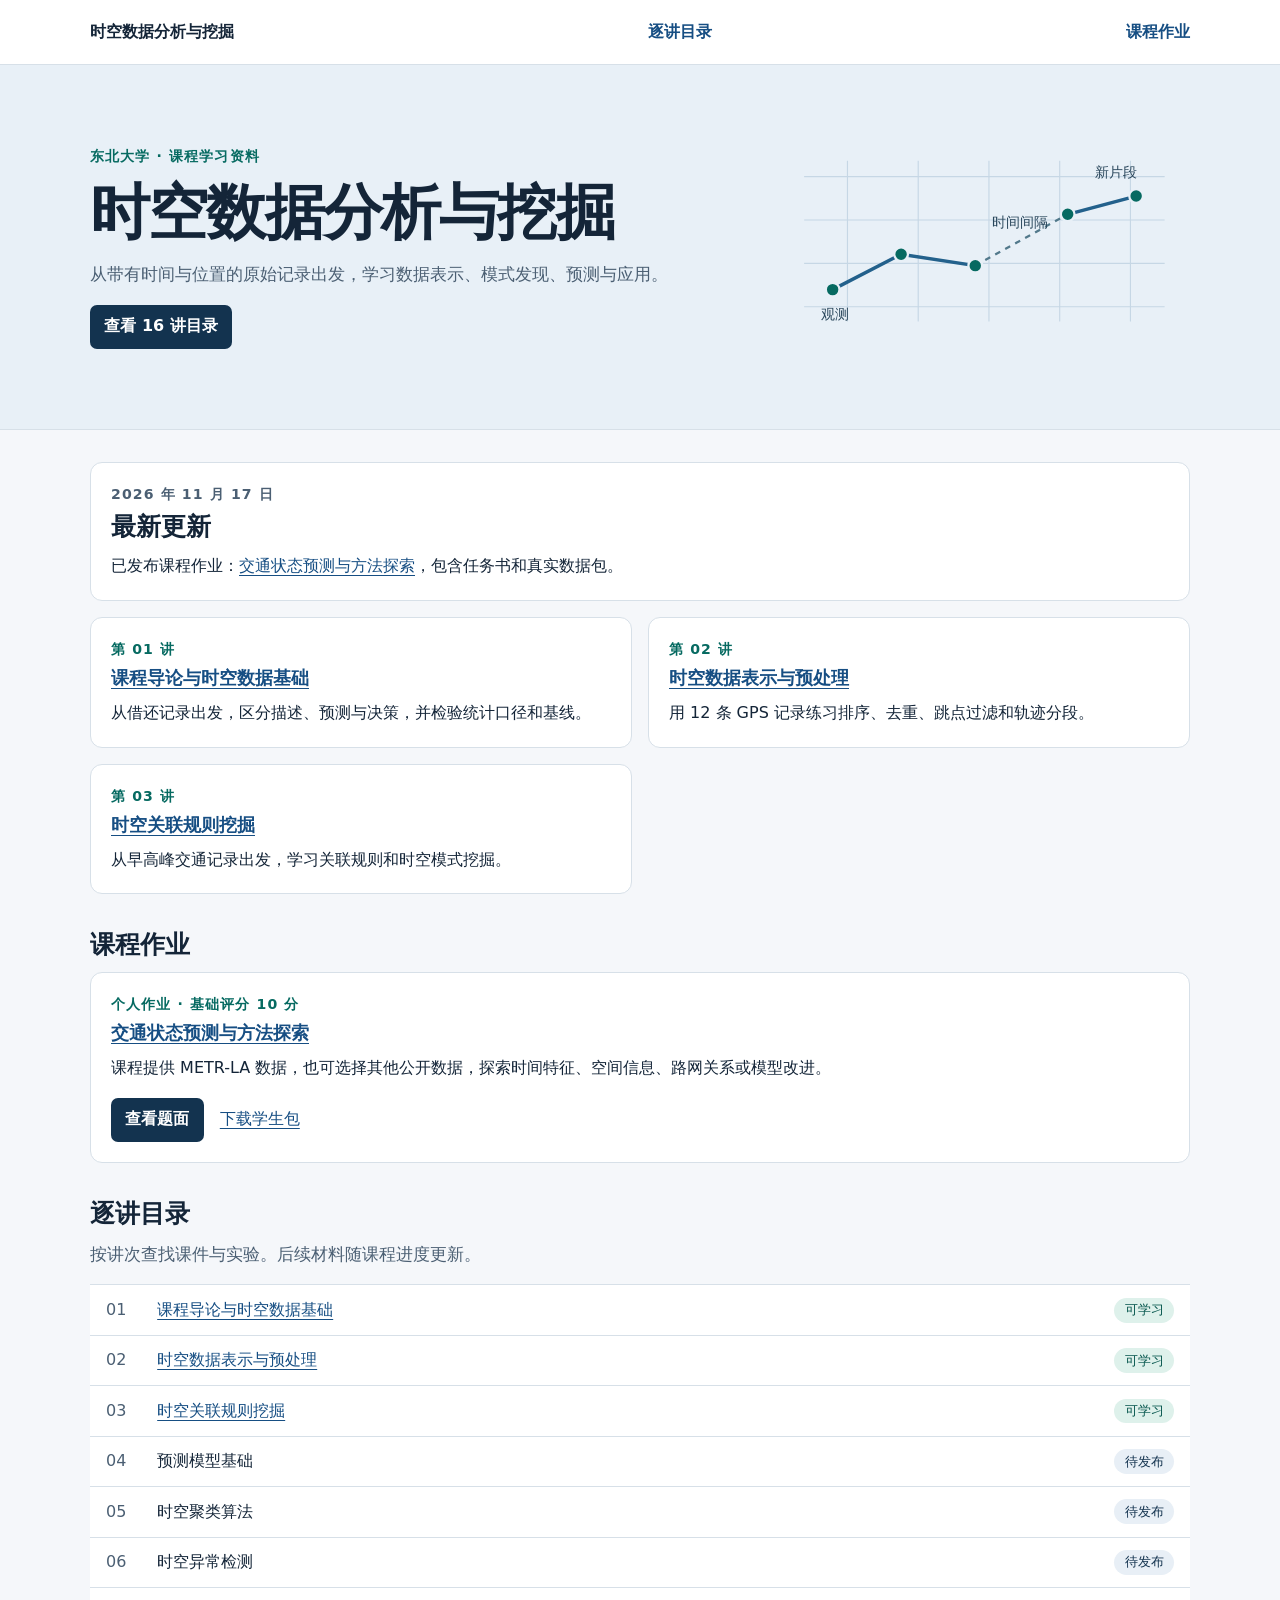
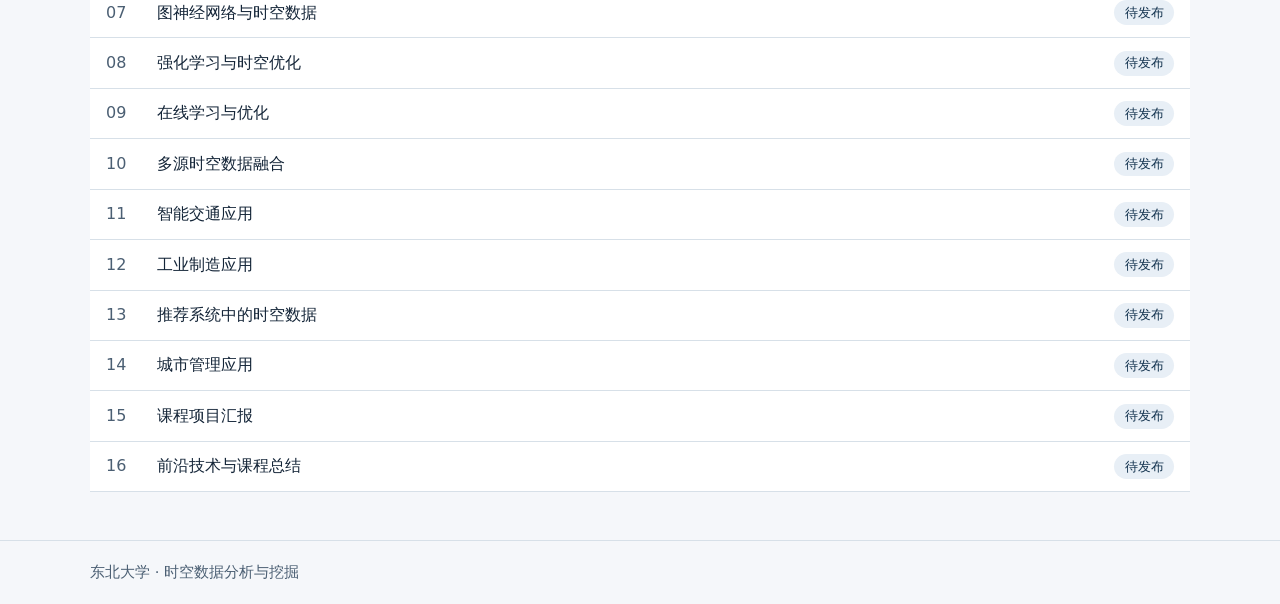
<file: index.html>
<!doctype html>
<html lang="zh-CN">
<head>
  <meta charset="utf-8">
  <meta name="viewport" content="width=device-width, initial-scale=1">
  <meta name="description" content="东北大学《时空数据分析与挖掘》课程材料、课堂演示和可复现实验。">
  <title>时空数据分析与挖掘</title>
  <link rel="stylesheet" href="assets/course.css">
</head>
<body>
  <a class="skip" href="#main">跳到正文</a>
  <header><nav class="wrap bar" aria-label="课程导航">
    <a class="brand" href="index.html">时空数据分析与挖掘</a>
    <a href="index.html#syllabus">逐讲目录</a>
    <a href="#assignments">课程作业</a>
  </nav></header>
  <main id="main">
    <div class="hero"><div class="wrap hero-grid">
      <div>
        <p class="eyebrow">东北大学 · 课程学习资料</p>
        <h1>时空数据分析与挖掘</h1>
        <p class="lead">从带有时间与位置的原始记录出发，学习数据表示、模式发现、预测与应用。</p>
        <a class="button" href="#syllabus">查看 16 讲目录</a>
      </div>
      <svg class="trajectory" viewBox="0 0 360 174" role="img" aria-labelledby="traj-title">
        <title id="traj-title">轨迹示意图，依次连接三个观测时刻，断流后另起一段</title>
        <path d="M22 26H338M22 64H338M22 102H338M22 140H338M60 12V153M122 12V153M184 12V153M246 12V153M308 12V153" stroke="#c6d7e5"/>
        <path d="M47 125L107 94L172 104M253 59L313 43" fill="none" stroke="#23618c" stroke-width="3"/>
        <path d="M172 104L253 59" fill="none" stroke="#52798b" stroke-width="2" stroke-dasharray="5 5"/>
        <g fill="#066a61" stroke="#e8f0f7" stroke-width="2">
          <circle cx="47" cy="125" r="6"/><circle cx="107" cy="94" r="6"/><circle cx="172" cy="104" r="6"/>
          <circle cx="253" cy="59" r="6"/><circle cx="313" cy="43" r="6"/>
        </g>
        <g fill="#29465b" font-size="12"><text x="37" y="151">观测</text><text x="187" y="70">时间间隔</text><text x="277" y="26">新片段</text></g>
      </svg>
    </div></div>
    <div class="wrap content">
      <section aria-labelledby="updates">
        <div class="release">
          <p class="eyebrow"><time datetime="2026-11-17">2026 年 11 月 17 日</time></p>
          <h2 id="updates">最新更新</h2>
          <p>已发布课程作业：<a href="assignments/traffic-prediction/index.html">交通状态预测与方法探索</a>，包含任务书和真实数据包。</p>
        </div>
        <div class="cards">
        <article class="card">
          <p class="eyebrow">第 01 讲</p>
          <h3><a href="lectures/01/index.html">课程导论与时空数据基础</a></h3>
          <p>从借还记录出发，区分描述、预测与决策，并检验统计口径和基线。</p>
        </article>
        <article class="card">
          <p class="eyebrow">第 02 讲</p>
          <h3><a href="lectures/02/index.html">时空数据表示与预处理</a></h3>
          <p>用 12 条 GPS 记录练习排序、去重、跳点过滤和轨迹分段。</p>
        </article>
        <article class="card">
          <p class="eyebrow">第 03 讲</p>
          <h3><a href="lectures/03/index.html">时空关联规则挖掘</a></h3>
          <p>从早高峰交通记录出发，学习关联规则和时空模式挖掘。</p>
        </article>
        </div>
      </section>
      <section id="assignments" aria-labelledby="assignments-title">
        <h2 id="assignments-title">课程作业</h2>
        <article class="card"><p class="eyebrow">个人作业 · 基础评分 10 分</p><h3><a href="assignments/traffic-prediction/index.html">交通状态预测与方法探索</a></h3><p>课程提供 METR-LA 数据，也可选择其他公开数据，探索时间特征、空间信息、路网关系或模型改进。</p><div class="actions"><a class="button" href="assignments/traffic-prediction/index.html">查看题面</a><a href="assignments/traffic-prediction/student-package.zip" download="交通预测作业_学生包.zip">下载学生包</a></div></article>
      </section>
      <section id="syllabus" aria-labelledby="directory-title">
        <h2 id="directory-title">逐讲目录</h2>
        <p class="lead">按讲次查找课件与实验。后续材料随课程进度更新。</p>
        <ol class="toc" role="list">
        <li><span class="num">01</span><a href="lectures/01/index.html">课程导论与时空数据基础</a><span class="status ready">可学习</span></li>
        <li><span class="num">02</span><a href="lectures/02/index.html">时空数据表示与预处理</a><span class="status ready">可学习</span></li>
        <li><span class="num">03</span><a href="lectures/03/index.html">时空关联规则挖掘</a><span class="status ready">可学习</span></li>
        <li><span class="num">04</span><span>预测模型基础</span><span class="status">待发布</span></li>
        <li><span class="num">05</span><span>时空聚类算法</span><span class="status">待发布</span></li>
        <li><span class="num">06</span><span>时空异常检测</span><span class="status">待发布</span></li>
        <li><span class="num">07</span><span>图神经网络与时空数据</span><span class="status">待发布</span></li>
        <li><span class="num">08</span><span>强化学习与时空优化</span><span class="status">待发布</span></li>
        <li><span class="num">09</span><span>在线学习与优化</span><span class="status">待发布</span></li>
        <li><span class="num">10</span><span>多源时空数据融合</span><span class="status">待发布</span></li>
        <li><span class="num">11</span><span>智能交通应用</span><span class="status">待发布</span></li>
        <li><span class="num">12</span><span>工业制造应用</span><span class="status">待发布</span></li>
        <li><span class="num">13</span><span>推荐系统中的时空数据</span><span class="status">待发布</span></li>
        <li><span class="num">14</span><span>城市管理应用</span><span class="status">待发布</span></li>
        <li><span class="num">15</span><span>课程项目汇报</span><span class="status">待发布</span></li>
        <li><span class="num">16</span><span>前沿技术与课程总结</span><span class="status">待发布</span></li>
        </ol>
      </section>
    </div>
  </main>
  <footer><div class="wrap">东北大学 · 时空数据分析与挖掘</div></footer>
</body>
</html>
</file>
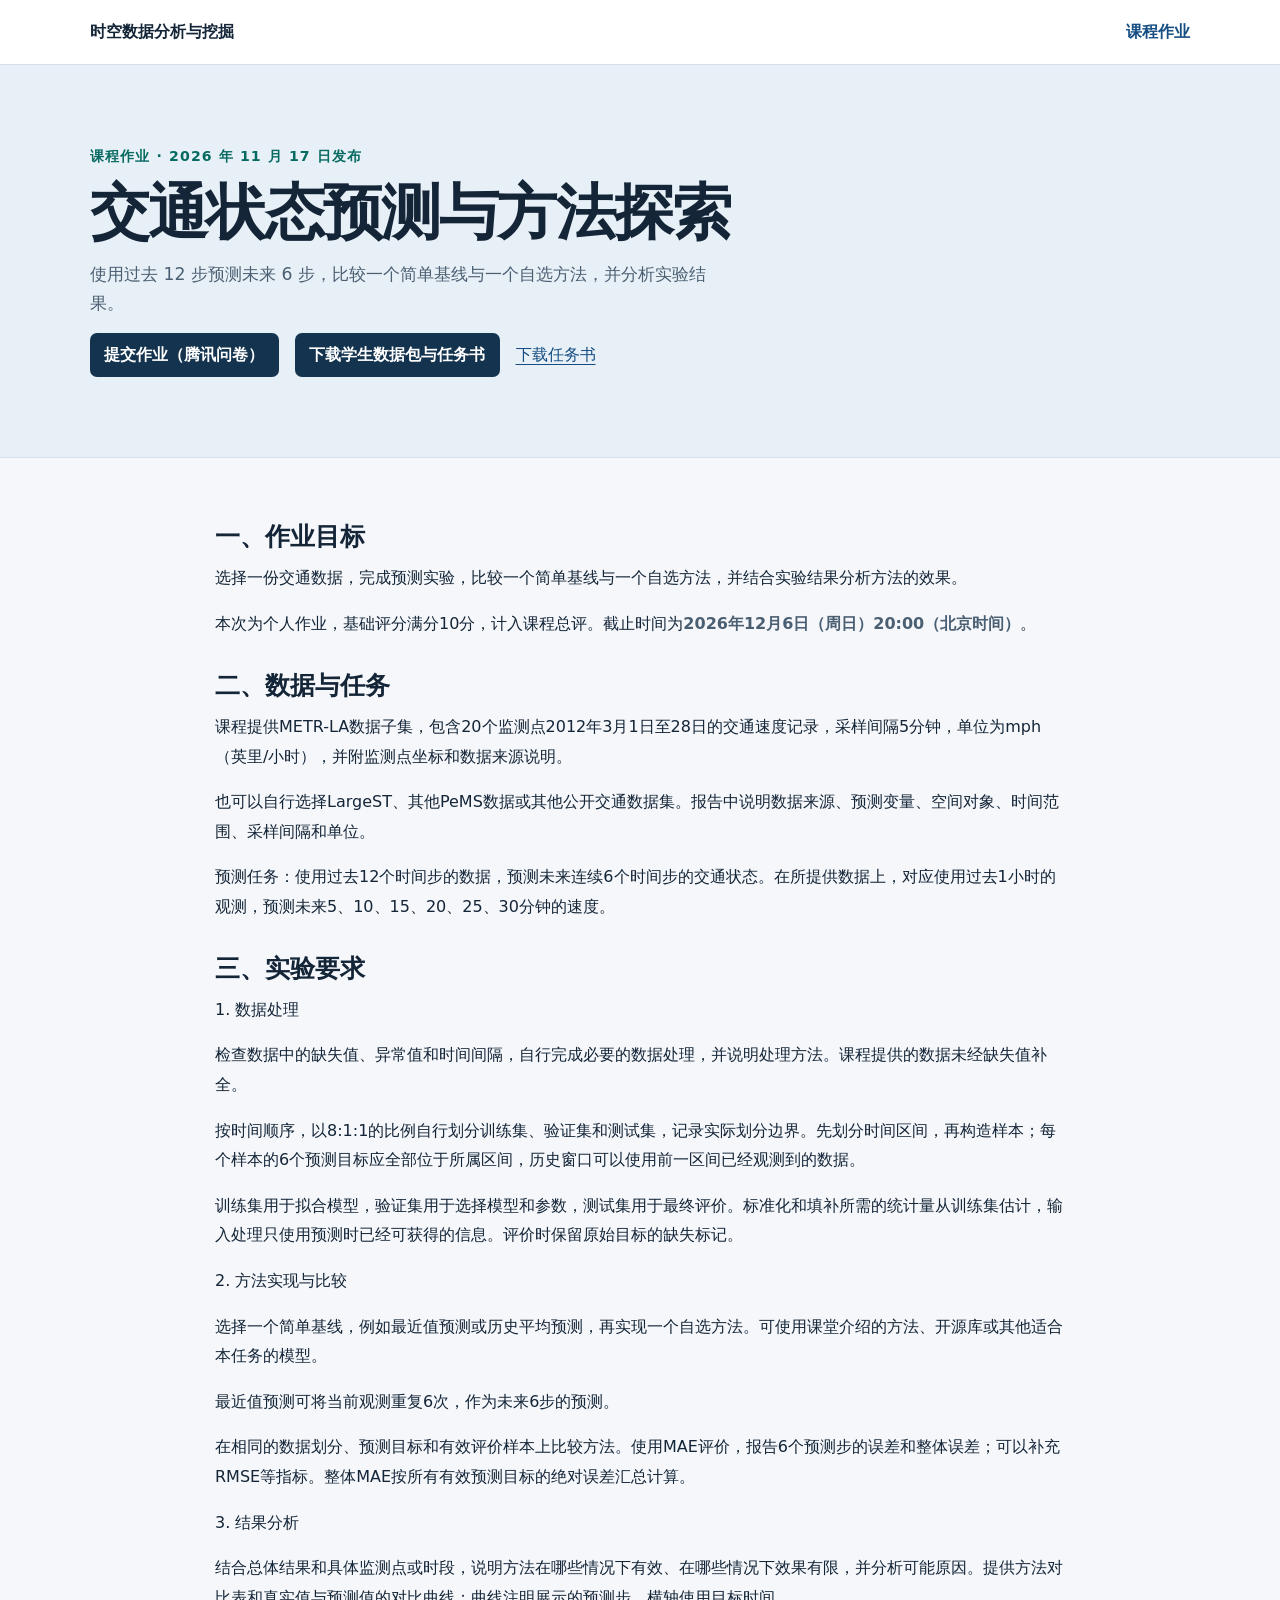
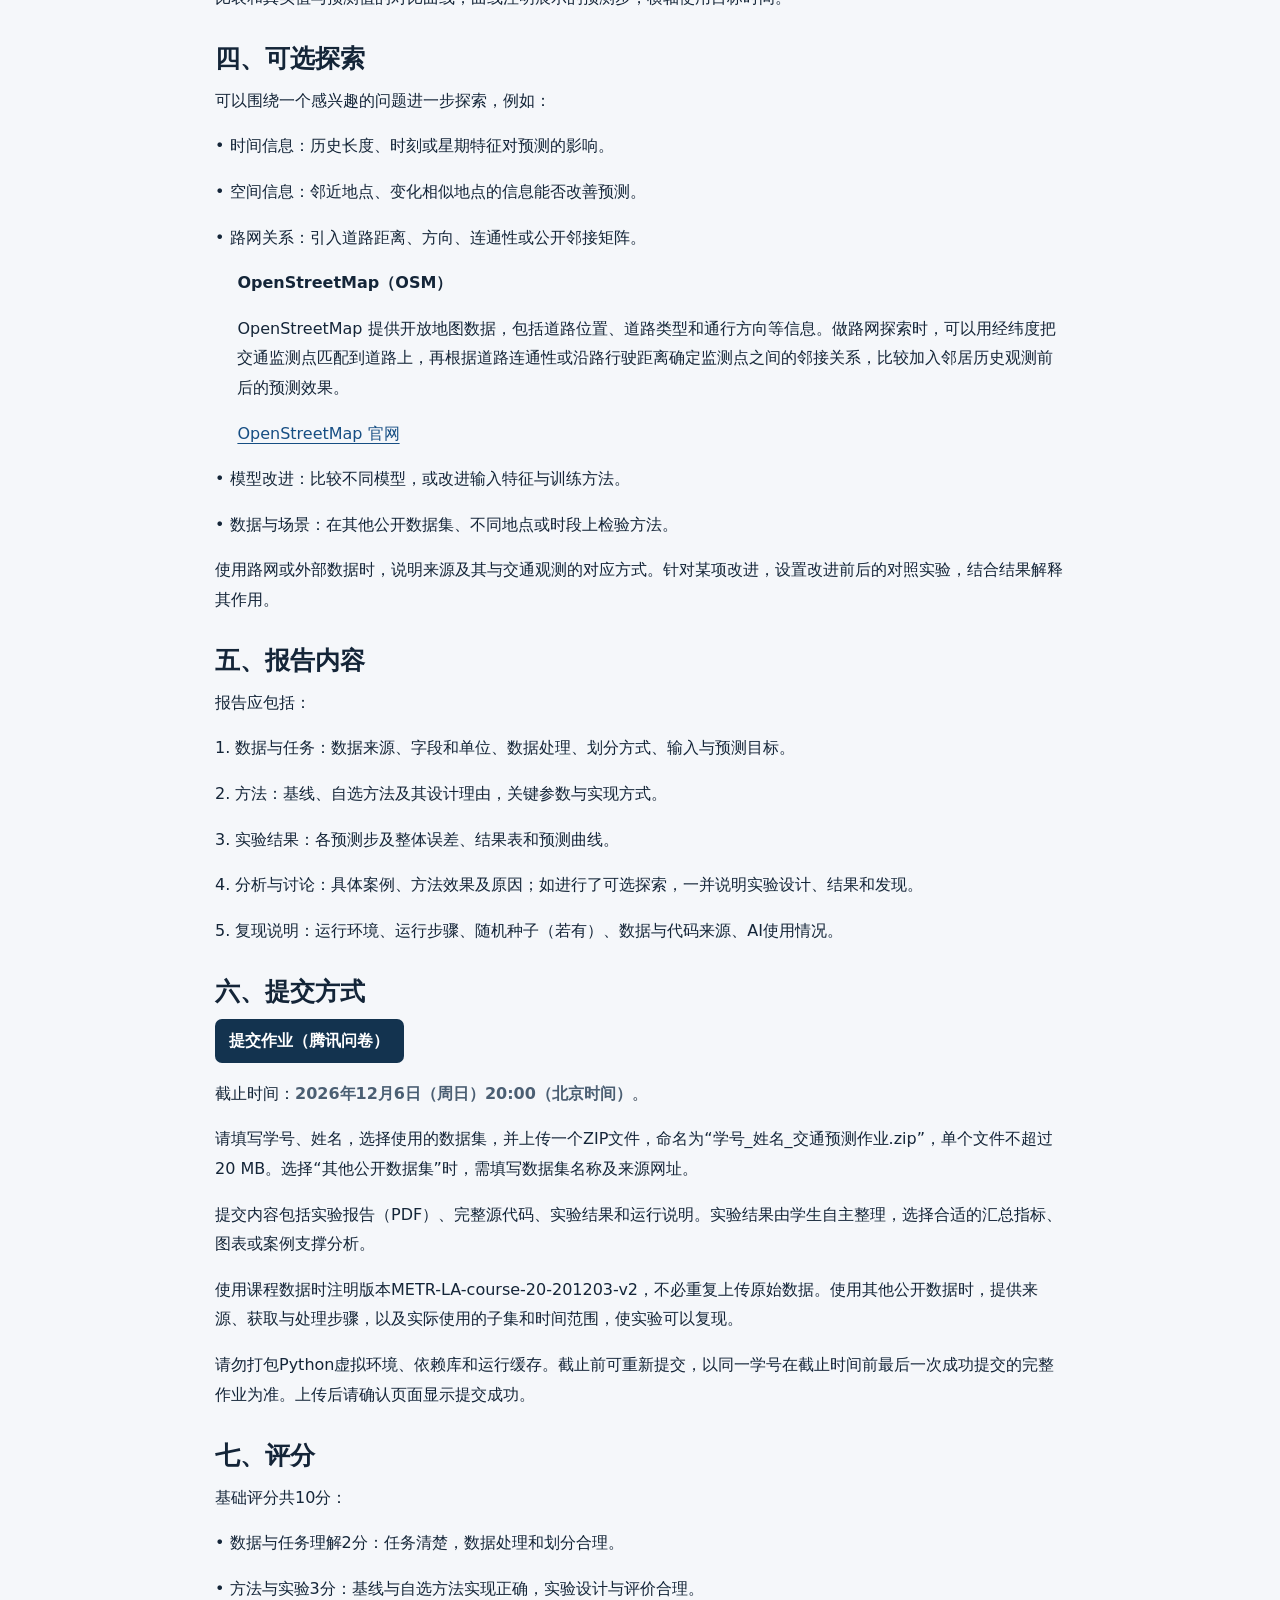
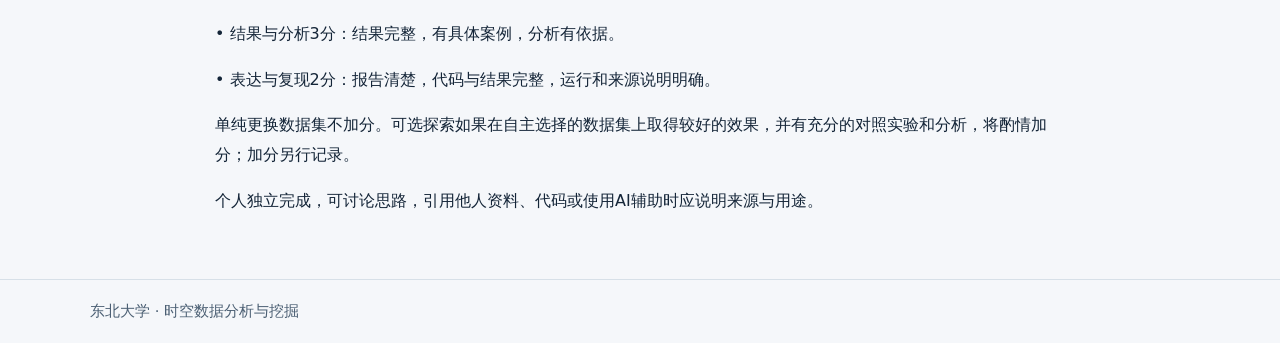
<file: assignments/traffic-prediction/index.html>
<!doctype html>
<html lang="zh-CN"><head><meta charset="utf-8"><meta name="viewport" content="width=device-width, initial-scale=1"><meta name="description" content="交通状态预测课程作业：数据、任务要求与评分。"><title>课程作业 · 交通状态预测与方法探索</title><link rel="stylesheet" href="../../assets/course.css"><style>.assignment{max-width:850px}.assignment h2{margin-top:2rem}.assignment p{line-height:1.85}</style></head>
<body><a class="skip" href="#main">跳到正文</a><header><nav class="wrap bar" aria-label="课程导航"><a class="brand" href="../../index.html">时空数据分析与挖掘</a><a href="../../index.html#assignments">课程作业</a></nav></header>
<main id="main"><div class="hero"><div class="wrap"><p class="eyebrow">课程作业 · 2026 年 11 月 17 日发布</p><h1>交通状态预测与方法探索</h1><p class="lead">使用过去 12 步预测未来 6 步，比较一个简单基线与一个自选方法，并分析实验结果。</p><div class="actions"><a class="button" href="https://wj.qq.com/s2/28810686/pmbf/">提交作业（腾讯问卷）</a><a class="button" href="student-package.zip" download="交通预测作业_学生包.zip">下载学生数据包与任务书</a><a href="assignment.txt" download="交通预测作业_任务书.txt">下载任务书</a></div></div></div><div class="wrap content assignment"><h2>一、作业目标</h2><p>选择一份交通数据，完成预测实验，比较一个简单基线与一个自选方法，并结合实验结果分析方法的效果。</p><p>本次为个人作业，基础评分满分10分，计入课程总评。截止时间为<strong><time datetime="2026-12-06T20:00:00+08:00">2026年12月6日（周日）20:00（北京时间）</time></strong>。</p><h2>二、数据与任务</h2><p>课程提供METR-LA数据子集，包含20个监测点2012年3月1日至28日的交通速度记录，采样间隔5分钟，单位为mph（英里/小时），并附监测点坐标和数据来源说明。</p><p>也可以自行选择LargeST、其他PeMS数据或其他公开交通数据集。报告中说明数据来源、预测变量、空间对象、时间范围、采样间隔和单位。</p><p>预测任务：使用过去12个时间步的数据，预测未来连续6个时间步的交通状态。在所提供数据上，对应使用过去1小时的观测，预测未来5、10、15、20、25、30分钟的速度。</p><h2>三、实验要求</h2><p>1. 数据处理</p><p>检查数据中的缺失值、异常值和时间间隔，自行完成必要的数据处理，并说明处理方法。课程提供的数据未经缺失值补全。</p><p>按时间顺序，以8:1:1的比例自行划分训练集、验证集和测试集，记录实际划分边界。先划分时间区间，再构造样本；每个样本的6个预测目标应全部位于所属区间，历史窗口可以使用前一区间已经观测到的数据。</p><p>训练集用于拟合模型，验证集用于选择模型和参数，测试集用于最终评价。标准化和填补所需的统计量从训练集估计，输入处理只使用预测时已经可获得的信息。评价时保留原始目标的缺失标记。</p><p>2. 方法实现与比较</p><p>选择一个简单基线，例如最近值预测或历史平均预测，再实现一个自选方法。可使用课堂介绍的方法、开源库或其他适合本任务的模型。</p><p>最近值预测可将当前观测重复6次，作为未来6步的预测。</p><p>在相同的数据划分、预测目标和有效评价样本上比较方法。使用MAE评价，报告6个预测步的误差和整体误差；可以补充RMSE等指标。整体MAE按所有有效预测目标的绝对误差汇总计算。</p><p>3. 结果分析</p><p>结合总体结果和具体监测点或时段，说明方法在哪些情况下有效、在哪些情况下效果有限，并分析可能原因。提供方法对比表和真实值与预测值的对比曲线；曲线注明展示的预测步，横轴使用目标时间。</p><h2>四、可选探索</h2><p>可以围绕一个感兴趣的问题进一步探索，例如：</p><p>• 时间信息：历史长度、时刻或星期特征对预测的影响。</p><p>• 空间信息：邻近地点、变化相似地点的信息能否改善预测。</p><p>• 路网关系：引入道路距离、方向、连通性或公开邻接矩阵。</p>
<div style="margin-left: 1.4em">
  <p><strong>OpenStreetMap（OSM）</strong></p>
  <p>OpenStreetMap 提供开放地图数据，包括道路位置、道路类型和通行方向等信息。做路网探索时，可以用经纬度把交通监测点匹配到道路上，再根据道路连通性或沿路行驶距离确定监测点之间的邻接关系，比较加入邻居历史观测前后的预测效果。</p>
  <p><a href="https://www.openstreetmap.org/">OpenStreetMap 官网</a></p>
</div>
<p>• 模型改进：比较不同模型，或改进输入特征与训练方法。</p><p>• 数据与场景：在其他公开数据集、不同地点或时段上检验方法。</p><p>使用路网或外部数据时，说明来源及其与交通观测的对应方式。针对某项改进，设置改进前后的对照实验，结合结果解释其作用。</p><h2>五、报告内容</h2><p>报告应包括：</p><p>1. 数据与任务：数据来源、字段和单位、数据处理、划分方式、输入与预测目标。</p><p>2. 方法：基线、自选方法及其设计理由，关键参数与实现方式。</p><p>3. 实验结果：各预测步及整体误差、结果表和预测曲线。</p><p>4. 分析与讨论：具体案例、方法效果及原因；如进行了可选探索，一并说明实验设计、结果和发现。</p><p>5. 复现说明：运行环境、运行步骤、随机种子（若有）、数据与代码来源、AI使用情况。</p><h2 id="submission">六、提交方式</h2><p><a class="button" href="https://wj.qq.com/s2/28810686/pmbf/">提交作业（腾讯问卷）</a></p><p>截止时间：<strong><time datetime="2026-12-06T20:00:00+08:00">2026年12月6日（周日）20:00（北京时间）</time></strong>。</p><p>请填写学号、姓名，选择使用的数据集，并上传一个ZIP文件，命名为“学号_姓名_交通预测作业.zip”，单个文件不超过20 MB。选择“其他公开数据集”时，需填写数据集名称及来源网址。</p><p>提交内容包括实验报告（PDF）、完整源代码、实验结果和运行说明。实验结果由学生自主整理，选择合适的汇总指标、图表或案例支撑分析。</p><p>使用课程数据时注明版本METR-LA-course-20-201203-v2，不必重复上传原始数据。使用其他公开数据时，提供来源、获取与处理步骤，以及实际使用的子集和时间范围，使实验可以复现。</p><p>请勿打包Python虚拟环境、依赖库和运行缓存。截止前可重新提交，以同一学号在截止时间前最后一次成功提交的完整作业为准。上传后请确认页面显示提交成功。</p><h2>七、评分</h2><p>基础评分共10分：</p><p>• 数据与任务理解2分：任务清楚，数据处理和划分合理。</p><p>• 方法与实验3分：基线与自选方法实现正确，实验设计与评价合理。</p><p>• 结果与分析3分：结果完整，有具体案例，分析有依据。</p><p>• 表达与复现2分：报告清楚，代码与结果完整，运行和来源说明明确。</p><p>单纯更换数据集不加分。可选探索如果在自主选择的数据集上取得较好的效果，并有充分的对照实验和分析，将酌情加分；加分另行记录。</p><p>个人独立完成，可讨论思路，引用他人资料、代码或使用AI辅助时应说明来源与用途。</p></div></main><footer><div class="wrap">东北大学 · 时空数据分析与挖掘</div></footer></body></html>
</file>
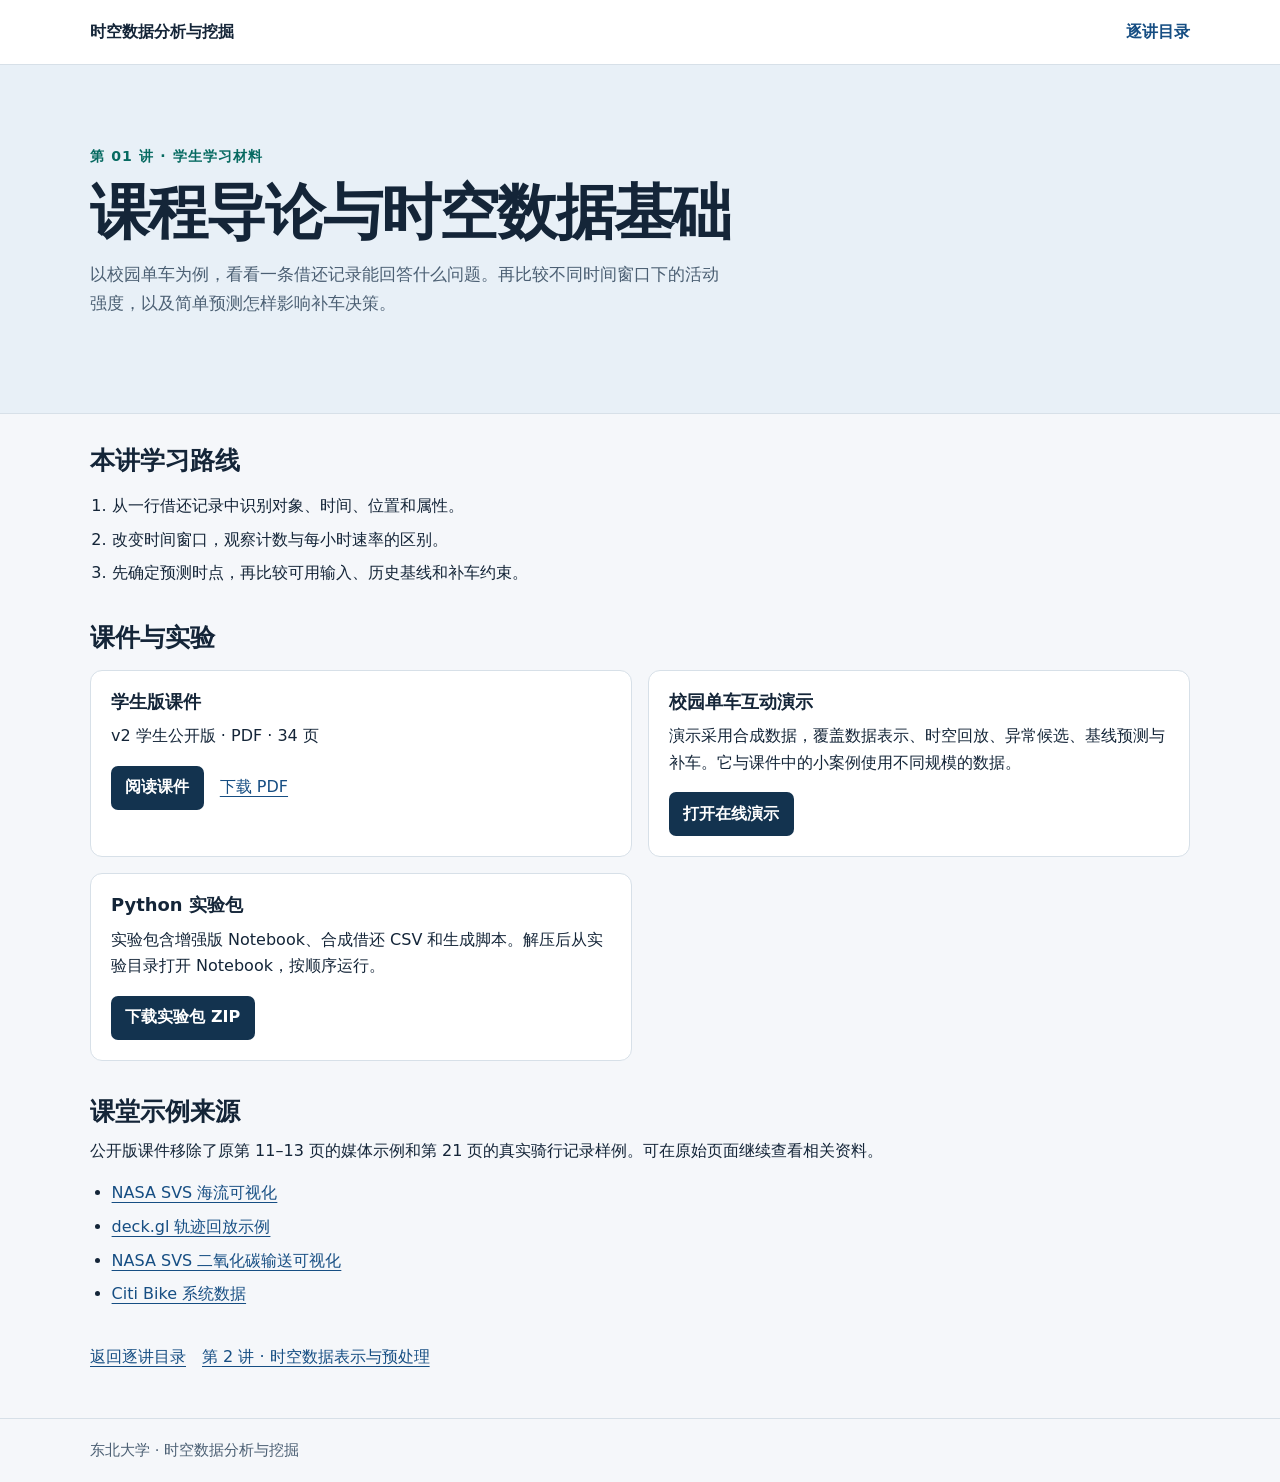
<file: lectures/01/index.html>
<!doctype html>
<html lang="zh-CN">
<head>
  <meta charset="utf-8">
  <meta name="viewport" content="width=device-width, initial-scale=1">
  <meta name="description" content="东北大学《时空数据分析与挖掘》课程材料、课堂演示和可复现实验。">
  <title>第 1 讲 · 课程导论与时空数据基础</title>
  <link rel="stylesheet" href="../../assets/course.css">
</head>
<body>
  <a class="skip" href="#main">跳到正文</a>
  <header><nav class="wrap bar" aria-label="课程导航">
    <a class="brand" href="../../index.html">时空数据分析与挖掘</a>
    <a href="../../index.html#syllabus">逐讲目录</a>
  </nav></header>
  <main id="main">
    <div class="hero"><div class="wrap">
      <p class="eyebrow">第 01 讲 · 学生学习材料</p>
      <h1>课程导论与时空数据基础</h1>
      <p class="lead">以校园单车为例，看看一条借还记录能回答什么问题。再比较不同时间窗口下的活动强度，以及简单预测怎样影响补车决策。</p>
    </div></div>
    <div class="wrap content">
      <section>
        <h2>本讲学习路线</h2>
        <ol class="steps">
          <li>从一行借还记录中识别对象、时间、位置和属性。</li>
          <li>改变时间窗口，观察计数与每小时速率的区别。</li>
          <li>先确定预测时点，再比较可用输入、历史基线和补车约束。</li>
        </ol>
      </section>
      <section>
        <h2>课件与实验</h2>
        <div class="cards">
          <article class="card">
            <h3>学生版课件</h3>
            <p>v2 学生公开版 · PDF · 34 页</p>
            <div class="actions"><a class="button" href="slides.pdf">阅读课件</a><a href="slides.pdf" download="lecture-01-slides.pdf">下载 PDF</a></div>
          </article>
          <article class="card">
            <h3>校园单车互动演示</h3>
            <p>演示采用合成数据，覆盖数据表示、时空回放、异常候选、基线预测与补车。它与课件中的小案例使用不同规模的数据。</p>
            <a class="button" href="demo.html">打开在线演示</a>
          </article>
          <article class="card">
            <h3>Python 实验包</h3>
            <p>实验包含增强版 Notebook、合成借还 CSV 和生成脚本。解压后从实验目录打开 Notebook，按顺序运行。</p>
            <a class="button" href="lab.zip" download="lecture-01-lab.zip">下载实验包 ZIP</a>
          </article>
        </div>
      </section>
      <section>
        <h2>课堂示例来源</h2>
        <p>公开版课件移除了原第 11–13 页的媒体示例和第 21 页的真实骑行记录样例。可在原始页面继续查看相关资料。</p>
        <ul class="steps">
          <li><a href="https://svs.gsfc.nasa.gov/3827/">NASA SVS 海流可视化</a></li>
          <li><a href="https://deck.gl/examples/trips-layer">deck.gl 轨迹回放示例</a></li>
          <li><a href="https://svs.gsfc.nasa.gov/5110/">NASA SVS 二氧化碳输送可视化</a></li>
          <li><a href="https://citibikenyc.com/system-data">Citi Bike 系统数据</a></li>
        </ul>
      </section>
      <section aria-label="讲次切换">
        <div class="actions">
          <a href="../../index.html#syllabus">返回逐讲目录</a>
          <a href="../02/index.html">第 2 讲 · 时空数据表示与预处理</a>
        </div>
      </section>
    </div>
  </main>
  <footer><div class="wrap">东北大学 · 时空数据分析与挖掘</div></footer>
</body>
</html>
</file>
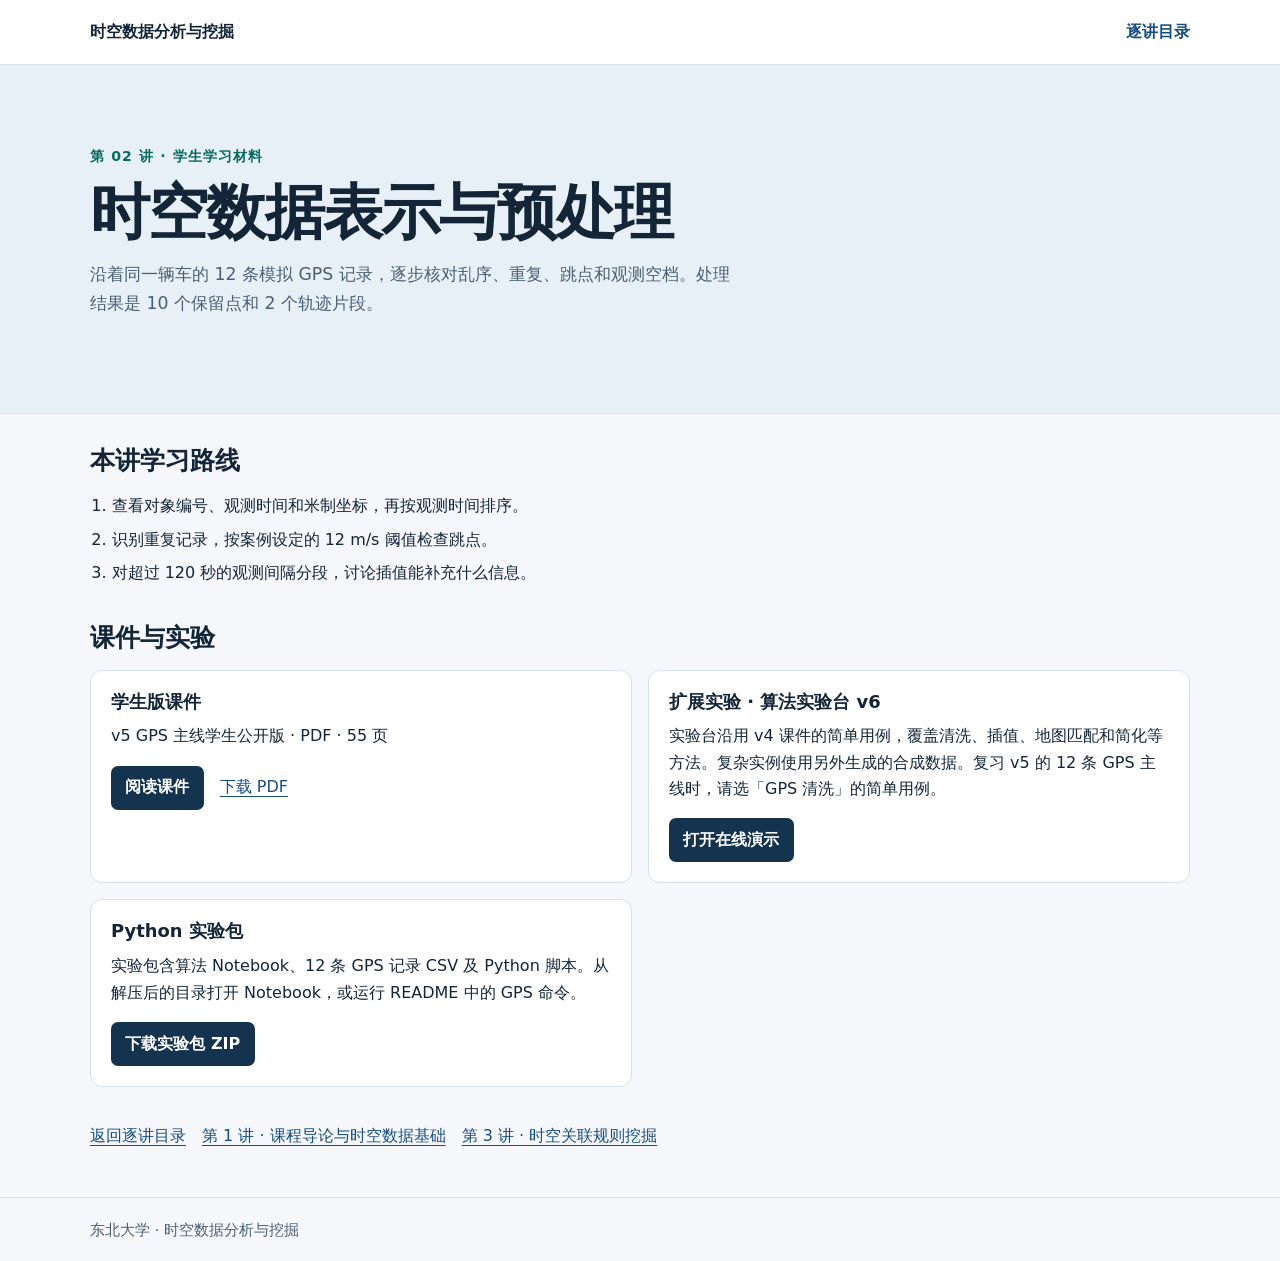
<file: lectures/02/index.html>
<!doctype html>
<html lang="zh-CN">
<head>
  <meta charset="utf-8">
  <meta name="viewport" content="width=device-width, initial-scale=1">
  <meta name="description" content="东北大学《时空数据分析与挖掘》课程材料、课堂演示和可复现实验。">
  <title>第 2 讲 · 时空数据表示与预处理</title>
  <link rel="stylesheet" href="../../assets/course.css">
</head>
<body>
  <a class="skip" href="#main">跳到正文</a>
  <header><nav class="wrap bar" aria-label="课程导航">
    <a class="brand" href="../../index.html">时空数据分析与挖掘</a>
    <a href="../../index.html#syllabus">逐讲目录</a>
  </nav></header>
  <main id="main">
    <div class="hero"><div class="wrap">
      <p class="eyebrow">第 02 讲 · 学生学习材料</p>
      <h1>时空数据表示与预处理</h1>
      <p class="lead">沿着同一辆车的 12 条模拟 GPS 记录，逐步核对乱序、重复、跳点和观测空档。处理结果是 10 个保留点和 2 个轨迹片段。</p>
    </div></div>
    <div class="wrap content">
      <section>
        <h2>本讲学习路线</h2>
        <ol class="steps">
          <li>查看对象编号、观测时间和米制坐标，再按观测时间排序。</li>
          <li>识别重复记录，按案例设定的 12 m/s 阈值检查跳点。</li>
          <li>对超过 120 秒的观测间隔分段，讨论插值能补充什么信息。</li>
        </ol>
      </section>
      <section>
        <h2>课件与实验</h2>
        <div class="cards">
          <article class="card">
            <h3>学生版课件</h3>
            <p>v5 GPS 主线学生公开版 · PDF · 55 页</p>
            <div class="actions"><a class="button" href="slides.pdf">阅读课件</a><a href="slides.pdf" download="lecture-02-slides.pdf">下载 PDF</a></div>
          </article>
          <article class="card">
            <h3>扩展实验 · 算法实验台 v6</h3>
            <p>实验台沿用 v4 课件的简单用例，覆盖清洗、插值、地图匹配和简化等方法。复杂实例使用另外生成的合成数据。复习 v5 的 12 条 GPS 主线时，请选「GPS 清洗」的简单用例。</p>
            <a class="button" href="demo.html">打开在线演示</a>
          </article>
          <article class="card">
            <h3>Python 实验包</h3>
            <p>实验包含算法 Notebook、12 条 GPS 记录 CSV 及 Python 脚本。从解压后的目录打开 Notebook，或运行 README 中的 GPS 命令。</p>
            <a class="button" href="lab.zip" download="lecture-02-lab.zip">下载实验包 ZIP</a>
          </article>
        </div>
      </section>

      <section aria-label="讲次切换">
        <div class="actions">
          <a href="../../index.html#syllabus">返回逐讲目录</a>
          <a href="../01/index.html">第 1 讲 · 课程导论与时空数据基础</a>
          <a href="../03/index.html">第 3 讲 · 时空关联规则挖掘</a>
        </div>
      </section>
    </div>
  </main>
  <footer><div class="wrap">东北大学 · 时空数据分析与挖掘</div></footer>
</body>
</html>
</file>
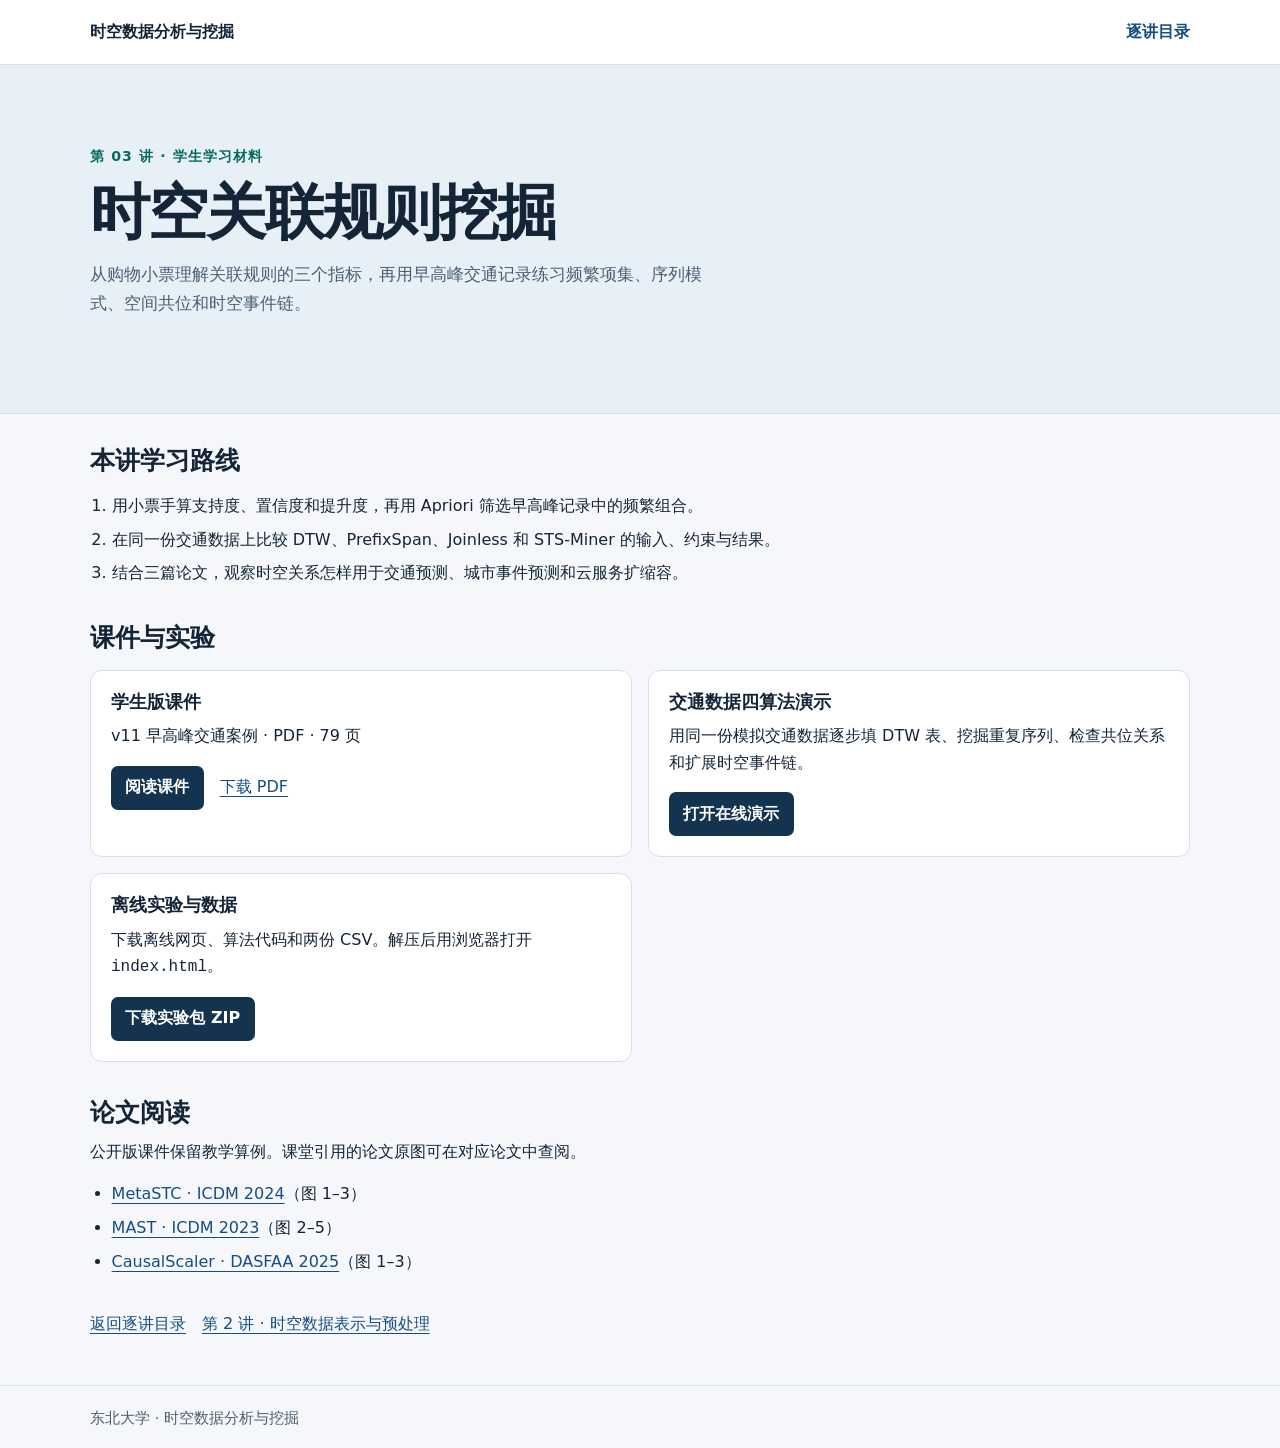
<file: lectures/03/index.html>
<!doctype html>
<html lang="zh-CN">
<head>
  <meta charset="utf-8">
  <meta name="viewport" content="width=device-width, initial-scale=1">
  <meta name="description" content="东北大学《时空数据分析与挖掘》第 3 讲课件、在线演示和示例数据。">
  <title>第 3 讲 · 时空关联规则挖掘</title>
  <link rel="stylesheet" href="../../assets/course.css">
</head>
<body>
  <a class="skip" href="#main">跳到正文</a>
  <header><nav class="wrap bar" aria-label="课程导航">
    <a class="brand" href="../../index.html">时空数据分析与挖掘</a>
    <a href="../../index.html#syllabus">逐讲目录</a>
  </nav></header>
  <main id="main">
    <div class="hero"><div class="wrap">
      <p class="eyebrow">第 03 讲 · 学生学习材料</p>
      <h1>时空关联规则挖掘</h1>
      <p class="lead">从购物小票理解关联规则的三个指标，再用早高峰交通记录练习频繁项集、序列模式、空间共位和时空事件链。</p>
    </div></div>
    <div class="wrap content">
      <section>
        <h2>本讲学习路线</h2>
        <ol class="steps">
          <li>用小票手算支持度、置信度和提升度，再用 Apriori 筛选早高峰记录中的频繁组合。</li>
          <li>在同一份交通数据上比较 DTW、PrefixSpan、Joinless 和 STS-Miner 的输入、约束与结果。</li>
          <li>结合三篇论文，观察时空关系怎样用于交通预测、城市事件预测和云服务扩缩容。</li>
        </ol>
      </section>
      <section>
        <h2>课件与实验</h2>
        <div class="cards">
          <article class="card">
            <h3>学生版课件</h3>
            <p>v11 早高峰交通案例 · PDF · 79 页</p>
            <div class="actions"><a class="button" href="slides.pdf">阅读课件</a><a href="slides.pdf" download="lecture-03-slides.pdf">下载 PDF</a></div>
          </article>
          <article class="card">
            <h3>交通数据四算法演示</h3>
            <p>用同一份模拟交通数据逐步填 DTW 表、挖掘重复序列、检查共位关系和扩展时空事件链。</p>
            <a class="button" href="demo/index.html">打开在线演示</a>
          </article>
          <article class="card">
            <h3>离线实验与数据</h3>
            <p>下载离线网页、算法代码和两份 CSV。解压后用浏览器打开 <code>index.html</code>。</p>
            <a class="button" href="lab.zip" download="lecture-03-lab.zip">下载实验包 ZIP</a>
          </article>
        </div>
      </section>
      <section>
        <h2>论文阅读</h2>
        <p>公开版课件保留教学算例。课堂引用的论文原图可在对应论文中查阅。</p>
        <ul class="steps">
          <li><a href="https://doi.org/10.1109/ICDM59182.2024.00112">MetaSTC · ICDM 2024</a>（图 1–3）</li>
          <li><a href="https://doi.org/10.1109/ICDM58522.2023.00056">MAST · ICDM 2023</a>（图 2–5）</li>
          <li><a href="https://doi.org/10.1007/978-981-95-4149-2_32">CausalScaler · DASFAA 2025</a>（图 1–3）</li>
        </ul>
      </section>
      <section aria-label="讲次切换">
        <div class="actions">
          <a href="../../index.html#syllabus">返回逐讲目录</a>
          <a href="../02/index.html">第 2 讲 · 时空数据表示与预处理</a>
        </div>
      </section>
    </div>
  </main>
  <footer><div class="wrap">东北大学 · 时空数据分析与挖掘</div></footer>
</body>
</html>
</file>
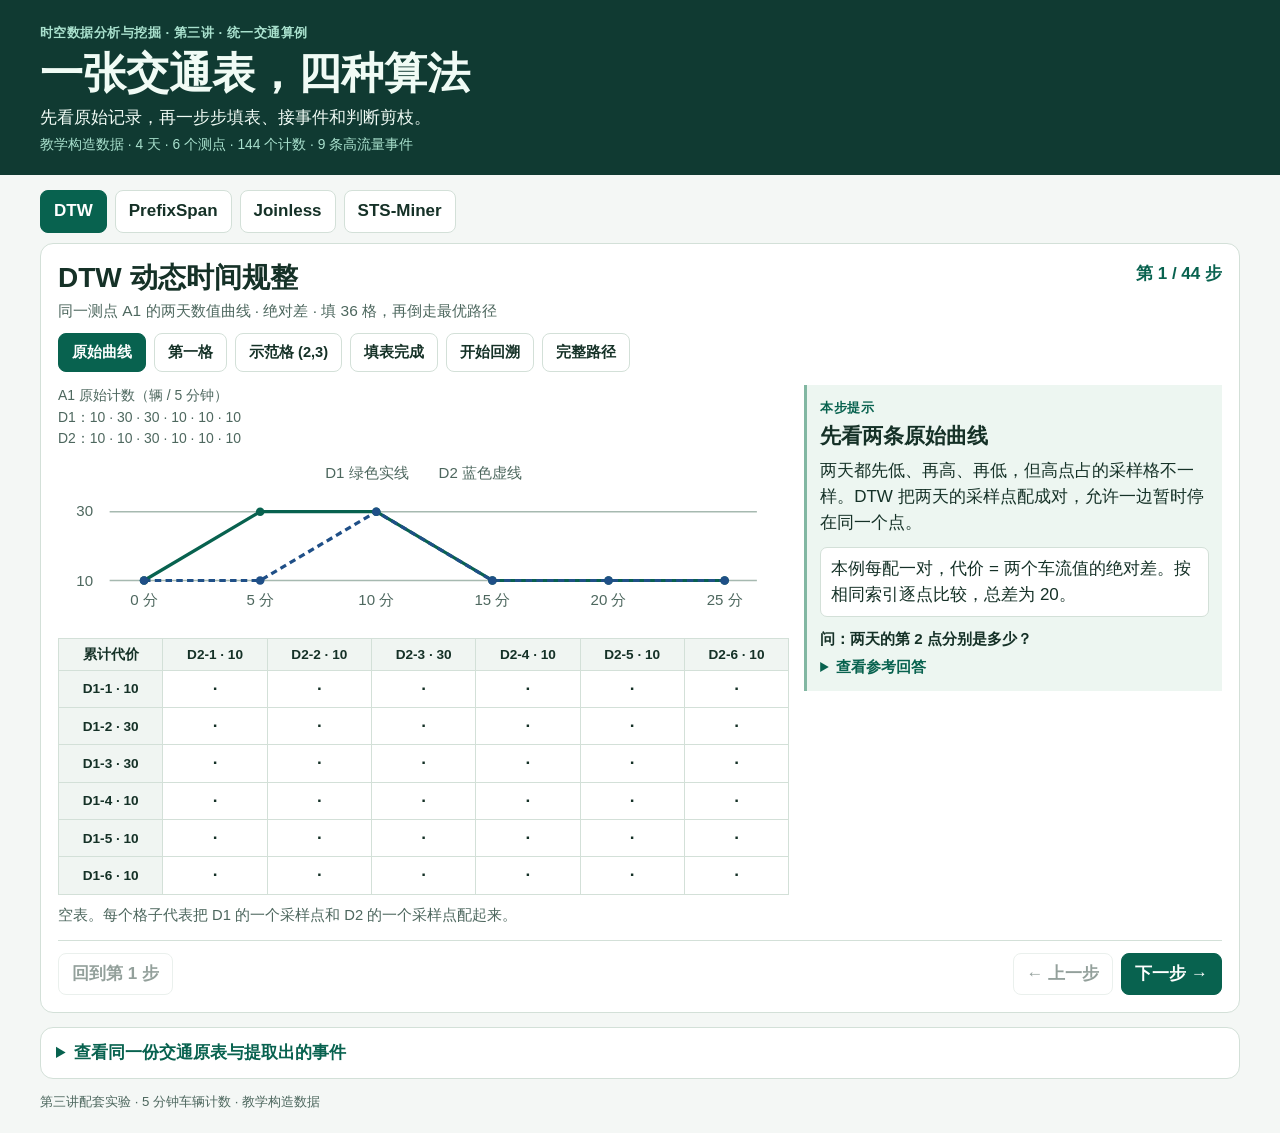
<file: lectures/03/demo/index.html>
<!doctype html>
<html lang="zh-CN">
<head>
<meta charset="utf-8">
<meta name="viewport" content="width=device-width, initial-scale=1">
<title>第三讲｜交通数据四算法演示</title>
<link rel="stylesheet" href="style.css">
<script defer src="data.js"></script>
<script defer src="algorithms.js"></script>
<script defer src="demo.js"></script>
</head>
<body>
<header class="masthead">
  <div class="shell">
    <p class="eyebrow">时空数据分析与挖掘 · 第三讲 · 统一交通算例</p>
    <h1>一张交通表，四种算法</h1>
    <p class="intro">先看原始记录，再一步步填表、接事件和判断剪枝。</p>
    <p id="dataset-summary" class="dataset">教学构造数据</p>
  </div>
</header>
<main class="shell">
  <nav id="methods" aria-label="选择算法"></nav>
  <section id="lab" aria-labelledby="lab-title">
    <div class="lab-head">
      <div><h2 id="lab-title"></h2><p id="lab-subtitle"></p></div>
      <div class="step-status" id="step-status" aria-live="polite"></div>
    </div>
    <div id="milestones" class="milestones" aria-label="跳到阶段"></div>
    <div class="layout">
      <div id="visual" class="visual"></div>
      <aside class="guide" aria-labelledby="step-title">
        <p class="eyebrow">本步提示</p>
        <h3 id="step-title"></h3>
        <p id="step-explain"></p>
        <div id="step-calc" class="calc"></div>
        <p id="question" class="teaching-question"></p>
        <details id="prompt"><summary>查看参考回答</summary><p id="answer"></p></details>
      </aside>
    </div>
    <div class="actions" aria-label="逐步控制">
      <button type="button" id="restart">回到第 1 步</button>
      <div>
        <button type="button" id="previous">← 上一步</button>
        <button type="button" id="next" class="primary">下一步 →</button>
      </div>
    </div>
  </section>
  <details id="raw" class="raw">
    <summary>查看同一份交通原表与提取出的事件</summary>
    <div id="raw-days" class="milestones" aria-label="查看日期"></div>
    <div id="raw-data"></div>
  </details>
  <footer>第三讲配套实验 · 5 分钟车辆计数 · 教学构造数据</footer>
</main>
</body>
</html>
</file>
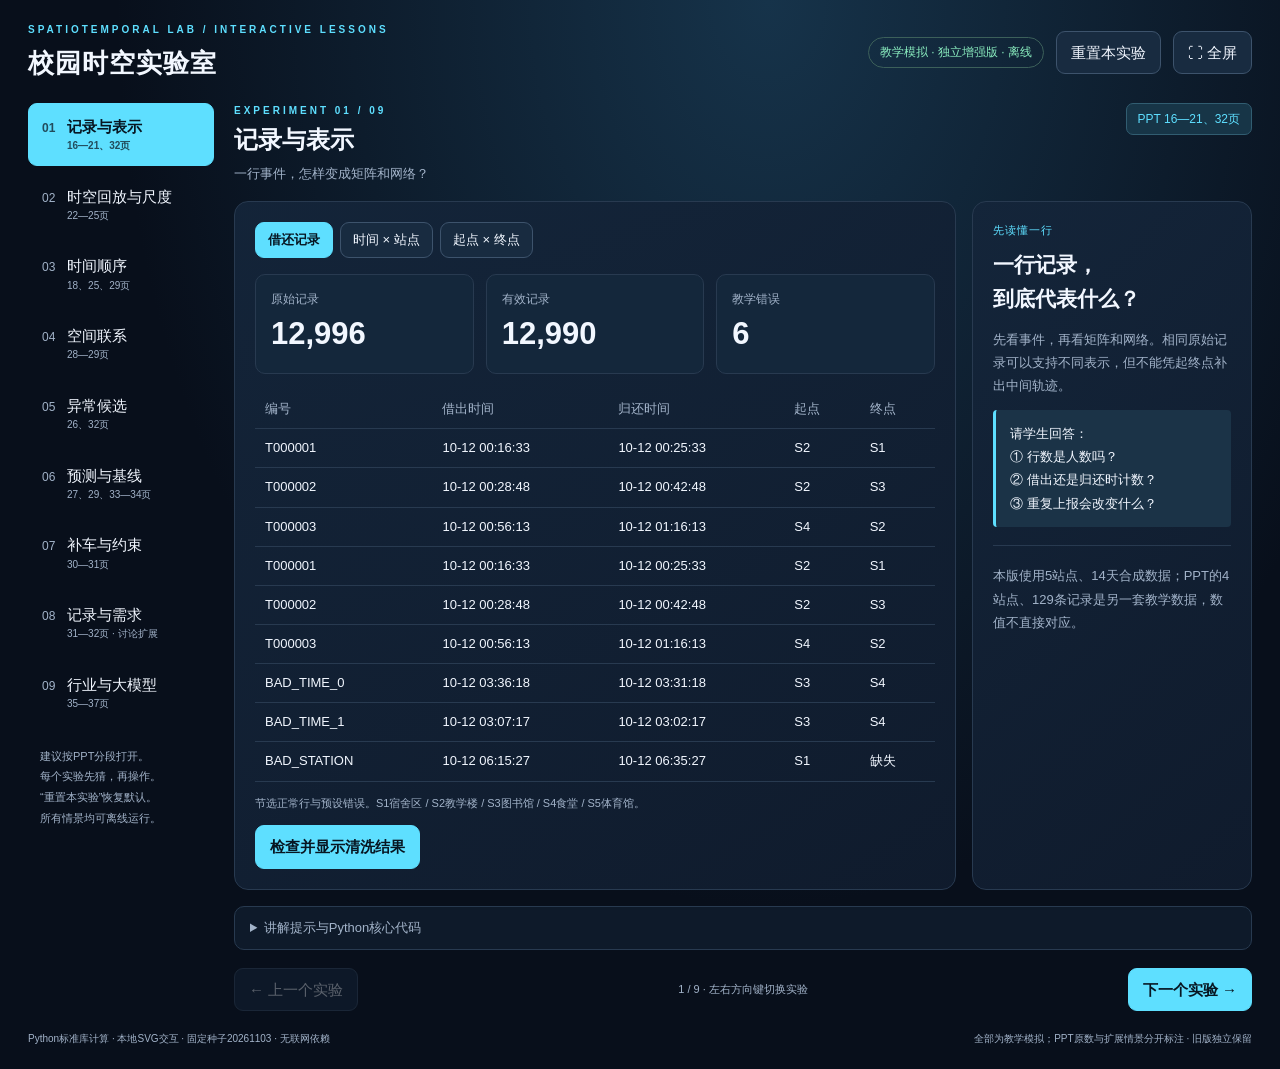
<file: lectures/01/demo.html>
<!DOCTYPE html><html lang="zh-CN"><head><meta charset="utf-8"><meta name="viewport" content="width=device-width,initial-scale=1"><title>校园时空实验室 · PPT配套增强版</title><style>:root{color-scheme:dark;--bg:#080f1b;--panel:#111e30;--line:#283a50;--ink:#f2f7ff;--mute:#a2b3c9;--cyan:#5edfff;--mint:#89ebbe;--violet:#b5a2ff;--gold:#ffd18a;--pink:#ff99b7}*{box-sizing:border-box}body{margin:0;background:radial-gradient(ellipse at 60% 0,#16334a 0,transparent 60%),var(--bg);color:var(--ink);font:15px/1.55 -apple-system,BlinkMacSystemFont,'PingFang SC','Microsoft YaHei',sans-serif}button,input,select{font:inherit}button,select{background:#182b40;color:var(--ink);border:1px solid #3d536c;border-radius:9px;padding:9px 14px;cursor:pointer}button:hover{border-color:var(--cyan);background:#203c53}button.primary,button.active{background:var(--cyan);border-color:var(--cyan);color:#071622;font-weight:650}button:disabled{opacity:.35;cursor:default}button:focus-visible,input:focus-visible,select:focus-visible,summary:focus-visible{outline:2px solid var(--gold);outline-offset:4px}input{accent-color:var(--cyan)}h1,h2,h3,p{margin:0}h1{font-size:26px;letter-spacing:1px}h2{font-size:24px;line-height:1.4}h3{font-size:17px;line-height:1.5}p{line-height:1.8}small,.small{font-size:12px;color:var(--mute)}.mute{color:var(--mute)}.cyan{color:var(--cyan)}.gold{color:var(--gold)}.pink{color:var(--pink)}.page{max-width:1540px;padding:22px 28px;margin:auto}header{display:flex;justify-content:space-between;gap:16px;align-items:center;margin-bottom:20px}.eyebrow{color:var(--cyan);font-size:10px;font-weight:650;letter-spacing:3px;margin-bottom:5px}.row{display:flex;align-items:center;gap:12px;flex-wrap:wrap}.between{justify-content:space-between}.badge{border:1px solid #3c605a;color:var(--mint);border-radius:30px;padding:5px 11px;font-size:12px}.workspace{display:grid;grid-template-columns:186px minmax(0,1fr);gap:20px}nav{display:flex;flex-direction:column;gap:7px}nav button{border-color:transparent;text-align:left;padding:11px 13px;background:transparent}nav button .number{display:inline-block;width:25px;color:var(--mute);font-size:12px}nav button.active .number,nav button.active small{color:#224c5c}nav small{display:block;margin-left:25px;font-size:10px}nav .navnote{padding:15px 12px;font-size:11px;color:var(--mute);line-height:1.9}.stagehead{display:flex;align-items:start;justify-content:space-between;gap:12px;margin-bottom:16px}.stagehead p{font-size:13px;color:var(--mute);margin-top:5px}.slidebadge{white-space:nowrap;color:var(--cyan);background:#173547;border:1px solid #315d71;padding:6px 11px;border-radius:7px;font-size:12px}.panel{border:1px solid var(--line);border-radius:14px;background:linear-gradient(140deg,#14253aee,#101c2eee);padding:20px;min-width:0}.twocol{display:grid;grid-template-columns:minmax(0,1fr) 280px;gap:16px}.equal{display:grid;grid-template-columns:repeat(2,minmax(0,1fr));gap:16px}.three{display:grid;grid-template-columns:repeat(3,minmax(0,1fr));gap:14px}.gap{margin-top:16px}.sectionlabel{font-size:11px;color:var(--cyan);letter-spacing:1px;margin-bottom:9px}.question{font-size:21px;line-height:1.6;margin-bottom:12px}.callout{padding:12px 14px;background:#1b3347;border-left:3px solid var(--cyan);border-radius:4px;font-size:13px;line-height:1.8}.callout.warn{border-color:var(--gold);background:#302e2a}.aside p{font-size:13px;color:var(--mute);margin:12px 0}.divider{height:1px;background:var(--line);margin:18px 0}.metrics{display:grid;grid-template-columns:repeat(3,minmax(0,1fr));gap:12px}.metric{padding:15px;background:#14273b;border:1px solid var(--line);border-radius:10px}.metric strong{display:block;font-size:31px;font-weight:600;line-height:1.2;margin:6px 0}.metric small{display:block}.metric.good{border-color:#416453}.metric.bad{border-color:#7d4d52}.controls{display:flex;align-items:center;gap:10px;flex-wrap:wrap}.controls label{display:flex;gap:8px;align-items:center;font-size:13px;color:var(--mute)}.controls input[type=range]{min-width:80px;flex:1}.timeline{margin:16px 0 0;padding:12px;background:#132439;border:1px solid var(--line);border-radius:10px;display:flex;align-items:center;gap:12px}.timeline input{flex:1;min-width:70px}.chart{margin-top:12px}.chart svg{width:100%;display:block;max-height:255px}.chart.compact svg{max-height:170px}.chartnote{font-size:11px;color:var(--mute);margin-top:7px;line-height:1.6}.legend{display:flex;gap:14px;flex-wrap:wrap;font-size:12px;color:var(--mute);margin-top:10px}.dot{width:8px;height:8px;display:inline-block;border-radius:50%;margin-right:6px}.tablewrap{overflow:auto;max-width:100%}table{border-collapse:collapse;width:100%;font-size:13px;white-space:nowrap}th,td{padding:9px 10px;text-align:left;border-bottom:1px solid var(--line)}th{font-weight:400;color:var(--mute)}tr.highlight{color:var(--gold)}.heatmap td:not(:first-child){text-align:center;border:3px solid #122238;border-radius:7px;font-variant-numeric:tabular-nums}details{margin-top:16px;border:1px solid var(--line);border-radius:10px;padding:11px 15px;background:#0e1a2a}summary{cursor:pointer;color:var(--mute);font-size:13px}.code{white-space:pre-wrap;font:13px/1.85 ui-monospace,SFMono-Regular,monospace;color:var(--mint);margin:12px 0 0;overflow-wrap:anywhere}.explain{font-size:13px;color:var(--mute);margin-top:10px;line-height:1.9}.footnav{display:flex;justify-content:space-between;align-items:center;margin-top:18px}.footnav span{font-size:11px;color:var(--mute)}footer{font-size:10px;color:var(--mute);display:flex;justify-content:space-between;gap:12px;margin-top:20px}.view[hidden]{display:none!important}.map{width:100%;height:300px;display:block}.matrix-title{margin-bottom:10px}.barrow{margin:13px 0}.bartrack{height:5px;border-radius:10px;background:#283b50;margin-top:5px}.barfill{height:100%;border-radius:10px}.switches{display:flex;gap:7px;flex-wrap:wrap;margin-bottom:16px}.switches button{font-size:13px;padding:7px 12px}.record-view[hidden]{display:none}.hero-number{font-size:46px;color:var(--cyan);font-weight:600;line-height:1.2}.space-map{width:100%;height:145px}.pill{display:inline-block;border-radius:20px;padding:4px 10px;background:#263c52;font-size:12px;margin-right:5px;margin-top:6px}.choice{border:1px solid var(--line);border-radius:10px;padding:16px;background:#15263a}.choice .hero-number{margin:14px 0}.outcome{padding:12px;background:#1e3347;border-radius:8px;font-size:13px;margin-top:12px;line-height:1.8}.data-scope{font-size:11px;color:var(--mute);margin:12px 0}.clock{font-size:24px;color:var(--cyan);font-variant-numeric:tabular-nums}.mapwrap{position:relative}.splitbar{height:30px;display:flex;border-radius:7px;overflow:hidden;margin-top:15px}.splitbar span{display:flex;align-items:center;justify-content:center;font-size:11px}.step-list{display:grid;grid-template-columns:repeat(4,1fr);gap:8px}.step-list span{padding:10px;border:1px solid var(--line);border-radius:7px;font-size:12px;color:var(--mute);text-align:center}.status{color:var(--mint)}
@media(max-width:1150px){.page{padding:18px}.workspace{grid-template-columns:158px minmax(0,1fr);gap:14px}.twocol{grid-template-columns:minmax(0,1fr) 240px}.panel{padding:16px}.question{font-size:19px}h2{font-size:22px}.metric strong{font-size:27px}}
@media(min-width:851px) and (max-height:850px){.page{padding:14px 20px}header{margin-bottom:12px}h1{font-size:23px}.stagehead{margin-bottom:12px}.map{height:240px}.panel{padding:15px}.metric{padding:10px}.metric strong{font-size:25px}.chart.compact svg{max-height:125px}.gap{margin-top:12px}nav button{padding:8px 11px}.divider{margin:12px 0}.footnav{margin-top:12px}footer{margin-top:12px}}
@media(max-width:850px){.workspace{grid-template-columns:1fr}nav{display:grid;grid-template-columns:repeat(4,1fr);gap:5px}nav button{border-color:var(--line);padding:8px}nav .navnote{display:none}nav small{margin-left:0}.twocol{grid-template-columns:1fr}.equal,.three{grid-template-columns:1fr}.metric strong{font-size:25px}.badge{display:none}header{align-items:start}.stagehead{flex-wrap:wrap}.stagehead h2{font-size:21px}.map{height:280px}.timeline{flex-wrap:wrap}.timeline input{flex-basis:45%}.step-list{grid-template-columns:repeat(2,1fr)}footer{flex-direction:column}.slidebadge{font-size:11px}}@media(prefers-reduced-motion:reduce){*{scroll-behavior:auto}}
</style></head><body><div class="page">
<header><div><div class="eyebrow">SPATIOTEMPORAL LAB / INTERACTIVE LESSONS</div><h1>校园时空实验室</h1></div><div class="row"><span class="badge">教学模拟 · 独立增强版 · 离线</span><button id="reset">重置本实验</button><button id="fullscreen">⛶ 全屏</button></div></header>
<div class="workspace"><nav id="navigation" aria-label="PPT配套实验"></nav><main><div class="stagehead"><div><div class="eyebrow" id="stageNumber"></div><h2 id="stageTitle"></h2><p id="stageSub"></p></div><span class="slidebadge" id="slideRef"></span></div>
<section id="records" class="view"><div class="twocol"><div class="panel"><div class="switches"><button data-record="raw" class="active">借还记录</button><button data-record="matrix">时间 × 站点</button><button data-record="od">起点 × 终点</button></div><div id="recordRaw" class="record-view"><div class="metrics"><div class="metric"><small>原始记录</small><strong id="rawCount"></strong></div><div class="metric"><small>有效记录</small><strong id="cleanCount"></strong></div><div class="metric"><small>教学错误</small><strong id="errorCount"></strong></div></div><div class="tablewrap gap"><table id="rawTable"></table></div><p class="data-scope">节选正常行与预设错误。S1宿舍区 / S2教学楼 / S3图书馆 / S4食堂 / S5体育馆。</p><button id="cleanReveal" class="primary">检查并显示清洗结果</button><div id="cleanResult" class="outcome" hidden></div></div><div id="recordMatrix" class="record-view" hidden><h3 class="matrix-title">同一批记录，按借出小时和站点计数</h3><div class="tablewrap"><table id="matrixTable" class="heatmap"></table></div><p class="data-scope">10月25日06:00—11:00，共6个小时；每格单位：次。计数不等于人数或车辆数。</p><div class="callout">这就是一个小型时空矩阵：行是时间，列是地点，格子里是业务量。</div></div><div id="recordOd" class="record-view" hidden><h3>同一批记录，换成站点间的流动关系</h3><div class="equal gap"><div class="tablewrap"><table id="odTable" class="heatmap"></table></div><div id="odNetwork"></div></div><p class="data-scope" id="odScope"></p><div class="callout">行是起点，列是终点；连线粗细表示次数。这是起终关系网络，不是实际骑行路径。</div></div></div><aside class="panel aside"><div class="sectionlabel">先读懂一行</div><h3 class="question">一行记录，<br>到底代表什么？</h3><p>先看事件，再看矩阵和网络。相同原始记录可以支持不同表示，但不能凭起终点补出中间轨迹。</p><div class="callout">请学生回答：<br>① 行数是人数吗？<br>② 借出还是归还时计数？<br>③ 重复上报会改变什么？</div><div class="divider"></div><p>本版使用5站点、14天合成数据；PPT的4站点、129条记录是另一套教学数据，数值不直接对应。</p></aside></div><details><summary>讲解提示与Python核心代码</summary><pre class="code">clean, audit = clean_records(raw)
hourly = aggregate(clean, minutes=60)
# 一次骑行事件 → 时间窗口 × 起点站点
# OD网络按同一批有效记录的起终站点计数</pre><p class="explain">先让学生找一条错误，再揭晓统计；切换表示后追问：哪种问题适合用哪种表示？真实数据不能只因看起来异常就直接删除。</p></details></section>
<section id="observe" class="view" hidden><div class="twocol"><div class="panel"><div class="row between"><h3>一座校园，一天的流动</h3><span id="clock" class="clock">08:00</span></div><div class="mapwrap"><svg id="campusMap" class="map" viewBox="0 0 860 540" role="img" aria-label="五站点校园借还回放"><defs><pattern id="mapgrid" width="30" height="30" patternUnits="userSpaceOnUse"><path d="M30 0H0V30" fill="none" stroke="#253c50" stroke-width=".6"/></pattern></defs><rect width="860" height="540" fill="url(#mapgrid)"/><path d="M100 90H745V435H100Z M110 285H750 M430 90V485" stroke="#253d52" stroke-width="25" fill="none" stroke-linejoin="round"/><path d="M100 90H745V435H100Z M110 285H750 M430 90V485" stroke="#5c7186" stroke-dasharray="5 9" fill="none" opacity=".5"/><ellipse cx="430" cy="220" rx="105" ry="60" fill="#1d4b44" opacity=".6"/><text x="430" y="225" fill="#87b3a5" text-anchor="middle" font-size="16" letter-spacing="6">中央绿地</text><g id="flowPaths"></g><g id="flowParticles"></g><g id="mapStations"></g></svg></div><div class="metrics"><div class="metric"><small id="windowTotalLabel">当前窗口借车总次数</small><strong id="windowTotal"></strong></div><div class="metric"><small>借车最多的站点</small><strong id="hotStation"></strong></div><div class="metric"><small>此刻在途 / 次</small><strong id="tripCount"></strong></div></div><div class="timeline"><button id="play" class="primary">▶ 播放</button><button data-jump="480">早高峰</button><button data-jump="1020">晚高峰</button><input id="mapTime" type="range" min="0" max="1439" value="480" aria-label="回放时间"><select id="speed" aria-label="回放速度"><option value="15">慢速</option><option value="45" selected>标准</option><option value="90">快速</option></select></div></div><aside class="panel aside"><div class="sectionlabel">描述与统计尺度</div><h3 class="question">柱子变高，<br>速率就更高吗？</h3><div class="controls"><label>窗口<select id="window"><option value="15">15分钟</option><option value="60" selected>1小时</option><option value="120">2小时</option><option value="180">3小时</option></select></label><label>纵轴<select id="unit"><option value="count">窗口次数</option><option value="rate">平均每小时</option></select></label></div><p id="windowRange"></p><div id="ranking"></div><div class="callout">切换“窗口次数 / 平均每小时”，把总量和速率分开。窗口从00:00对齐。</div><p>完整历史回放，可显示窗口内的全部事件。它不是站在当前时刻作出的预测；圆点不是库存，光点轨迹是插值示意。</p></aside></div><div class="panel gap"><div class="row between"><h3 id="dayChartTitle"></h3><span id="chartUnit" class="small"></span></div><div id="dayChart" class="chart compact"></div><p class="chartnote">点击地图站点切换曲线。横轴：当天时刻；纵轴单位随选项变化。日期：2026-10-25。</p></div><details><summary>讲解提示与Python核心代码</summary><pre class="code">buckets = aggregate(clean, minutes=120)
rate_per_hour = count / (120 / 60)
# 课件第25页：(24 + 12) / 2 = 18 次/小时
# 本版使用另一套数据；同一单位再比较速率。</pre></details></section>
<section id="time" class="view" hidden><div class="twocol"><div class="panel"><div class="row between"><h3>相同的数值，不同的顺序</h3><button id="shuffle" class="primary">再打乱一次</button></div><div class="equal gap"><div><div class="sectionlabel">原始顺序</div><div id="orderOriginal" class="chart"></div><div class="row" id="originalNumbers"></div></div><div><div class="sectionlabel">打乱顺序</div><div id="orderShuffled" class="chart"></div><div class="row" id="shuffledNumbers"></div></div></div><div class="metrics gap"><div class="metric"><small>总量 · 两组相同</small><strong id="orderTotal"></strong></div><div class="metric"><small>均值 · 两组相同</small><strong id="orderMean"></strong></div><div class="metric"><small>最大值 · 两组相同</small><strong id="orderMax"></strong></div></div><div class="outcome" id="roughness"></div><p class="chartnote">横轴：四个连续小时的位置1—4；纵轴：次/小时。独立构造实验，不是14天记录的截取。相邻差值只描述变化幅度，不是独立测试集预测成绩。</p></div><aside class="panel aside"><div class="sectionlabel">时间不只是一个字段</div><h3 class="question">总量一样，<br>过程就一样吗？</h3><div class="callout">先别看数字汇总。<br>请学生判断：<br>哪组持续上升？<br>哪组反复跳动？<br>下一小时的判断会一样吗？</div><p>打乱后仍保留总量、均值和最大值，但上升、下降和持续关系发生变化。只看汇总表，会丢掉这些信息。</p><p>这说明时间顺序有分析价值；不代表仅用四个数就能可靠预测未来。</p></aside></div><details><summary>讲解提示与Python核心代码</summary><pre class="code">original = [2, 3, 12, 13]
shuffled = [12, 2, 13, 3]
assert sum(original) == sum(shuffled)
# 数值分布相同，时间关系不同。</pre></details></section>
<section id="space" class="view" hidden><div class="switches"><button data-space="similarity" class="active">距离与变化相似性</button><button data-space="lag">从借出到归还的时间差</button></div><div id="similarityView"><div class="twocol"><div class="panel"><svg class="space-map" viewBox="0 0 800 150" role="img" aria-label="A到B距离0.6公里，A到E距离2公里"><path d="M100 70H310 M100 70L680 95" stroke="#41637c" stroke-width="2" stroke-dasharray="5 5"/><text x="200" y="50" fill="#a9bfd4" font-size="15">0.6 km</text><text x="425" y="105" fill="#a9bfd4" font-size="15">2 km</text><g fill="#5edfff"><circle cx="100" cy="70" r="22"/><text x="100" y="76" fill="#071522" text-anchor="middle" font-size="17">A</text></g><g fill="#ffd18a"><circle cx="310" cy="70" r="22"/><text x="310" y="76" fill="#071522" text-anchor="middle" font-size="17">B</text></g><g fill="#b5a2ff"><circle cx="680" cy="95" r="22"/><text x="680" y="101" fill="#071522" text-anchor="middle" font-size="17">E</text></g></svg><div id="similarityChart" class="chart"></div><div class="legend"><span><i class="dot" style="background:var(--cyan)"></i>A 参考站</span><span><i class="dot" style="background:var(--gold)"></i>B 距离更近</span><span><i class="dot" style="background:var(--violet)"></i>E 变化更相似</span></div><p class="chartnote">横轴：小时；纵轴：借车次数。沿用PPT距离设定的独立构造曲线，不是原图数值重建，也不对应S1—S5实测坐标。</p></div><aside class="panel aside"><div class="sectionlabel">空间关系有不同定义</div><h3 class="question">离得近，<br>就更像吗？</h3><button id="similarityReveal" class="primary">揭晓曲线相关性</button><div id="similarityResult" class="outcome" hidden></div><p>地理邻近、功能相似、实际流动，都可以形成关系假设。相关性是描述，不是因果证明；当前预测基线也没有使用这些站点训练模型。</p></aside></div></div><div id="lagView" hidden><div class="twocol"><div class="panel"><h3>一批借出，什么时候出现在另一个站点？</h3><div id="lagChart" class="chart"></div><div class="legend"><span><i class="dot" style="background:var(--cyan)"></i>宿舍借出</span><span><i class="dot" style="background:var(--mint)"></i>教学楼归还</span></div><div class="timeline"><label for="lag">把归还曲线向前对齐</label><input id="lag" type="range" min="0" max="3" value="0"><strong id="lagLabel">0分钟</strong></div><div id="lagScore" class="outcome"></div><p class="chartnote">独立构造：每15分钟计数，所有行程恰好15分钟到达，其他流动忽略。横轴是对齐后的出发窗口序号；非零对齐只比较重叠窗口。</p></div><aside class="panel aside"><div class="sectionlabel">空间联系可能有时间差</div><h3 class="question">借出增加，<br>归还会同时增加吗？</h3><div class="callout">先观察0分钟，再试15分钟。哪次对齐更好？</div><p>本实验的15分钟滞后由构造规则已知。真实数据需要核查行程和其他来源，不能只靠两条曲线的相关性确认传播或因果。</p></aside></div></div><details><summary>讲解提示与Python核心代码</summary><pre class="code">r_near = correlation(curve_A, curve_B)
r_similar = correlation(curve_A, curve_E)
arrival = [0] + departure[:-1]  # 独立构造：到达晚一个15分钟窗口</pre></details></section>
<section id="patterns" class="view" hidden><div class="twocol"><div class="panel"><div class="row between"><h3>图书馆：异常候选筛查</h3><select id="patternCase" aria-label="异常实验情景"><option value="0">正常回放</option><option value="1">情景 A</option><option value="2">情景 B</option></select></div><div id="patternChart" class="chart"></div><div class="legend"><span><i class="dot" style="background:var(--cyan)"></i>当前日计数</span><span><i class="dot" style="background:var(--violet)"></i>历史同期均值</span><span><i class="dot" style="background:var(--gold)"></i>历史均值 + 3σ</span></div><div id="patternFlags" class="outcome"></div><div class="gap"><button id="patternReveal" class="primary">核查本情景的模拟原因</button></div><div id="patternCause" class="outcome" hidden></div><p class="chartnote">前7天逐小时均值与样本标准差作参照，σ下限设为2次。若绝对偏差超过3σ，标为候选；这是简单筛查规则，无概率或显著性保证。</p></div><aside class="panel aside"><div class="sectionlabel">发现不等于解释</div><h3 class="question">同样一根尖峰，<br>能知道原因吗？</h3><div class="callout">依次切换情景A与B。曲线一样，原因会不会不一样？</div><p>这里实际执行了阈值筛查，没有运行聚类或关联挖掘。被标记的小时还需要系统日志、活动记录等证据核查。</p><p>“核查原因”展示的是模拟设定的答案，算法不能仅凭这条曲线推断出它。</p></aside></div><details><summary>讲解提示与Python核心代码</summary><pre class="code">flag = abs(observed - historical_mean) > 3 * max(historical_std, 2)
# 模式发现：先提出候选，再用额外证据核查。
# 情景A和B观测相同；分别设置业务增长和采集错误。</pre></details></section>
<section id="forecast" class="view" hidden><div class="twocol"><div class="panel"><div class="controls"><label>站点<select id="forecastStation" aria-label="预测站点"></select></label><label>目标小时<select id="forecastHour" aria-label="预测小时"></select></label><label>发布时点<select id="issue" aria-label="预测发布时点"><option value="on_hour">整点发布</option><option value="ten_early">提前10分钟</option></select></label></div><div id="forecastCutoff" class="callout gap"></div><div class="metrics gap"><div class="metric"><small id="lastLabel">A 最近完整小时</small><strong id="predLast"></strong><small>次 / 目标小时</small></div><div class="metric"><small>B 前一天同时段</small><strong id="predDaily"></strong><small>次 / 目标小时</small></div><div class="metric"><small>历史真实值</small><strong id="predActual">?</strong><small id="forecastError">先猜再揭晓</small></div></div><div class="gap"><button id="forecastReveal" class="primary">揭晓真实值</button></div><div id="forecastChart" class="chart compact"></div><p class="chartnote">揭晓前只画已完成且可用小时；提前10分钟时，紧邻目标的前一小时还没有完成。揭晓后只增加目标小时，未来其余值仍隐藏。</p><div class="splitbar"><span style="flex:1;background:#29465e">10/12—18 历史期</span><span style="flex:1;background:#356451">10/19—25 测试期</span></div></div><aside class="panel aside"><div class="sectionlabel">从一次猜测到整个测试期</div><h3 class="question">预测时，<br>你真的知道这些吗？</h3><div id="availability" class="outcome"></div><div class="divider"></div><h3 style="font-size:14px">完整测试期 MAE</h3><div id="forecastMetrics"></div><p>每站168小时；相同目标与测试期。提前10分钟时A用h−2，整点时A用h−1；B始终用h−24。两种发布时点输入条件不同。</p><p>滚动一步预测，无模型拟合与调参；没有验证集。模拟预设日节律、不区分周末，不据此推断真实校园效果。</p></aside></div><details><summary>讲解提示与Python核心代码</summary><pre class="code">offset = 1 if issue == 'on_hour' else 2
prediction_A = hourly[h-offset][station]
prediction_B = hourly[h-24][station]
# 07:50时，完整的07:00—08:00尚不可得。
# 部分小时观测可设计另一条基线，但不能冒充完整小时。</pre></details></section>
<section id="decision" class="view" hidden><div class="twocol"><div class="panel"><div class="row between"><h3>8辆库存，15次请求，4辆归还</h3><select id="eventOrder" aria-label="借还顺序"><option value="returns_first">先还后借</option><option value="interleaved">交错发生</option><option value="returns_last" selected>先借后还</option></select></div><div class="timeline"><label for="supplement">08:00前补车</label><input id="supplement" type="range" min="0" max="20" value="5"><strong id="supplementLabel">5辆</strong></div><div class="metrics gap"><div class="metric"><small>假定全服务的末时库存</small><strong id="plannedFinal"></strong><small>8 + x − 15 + 4</small></div><div class="metric" id="lostCard"><small>未满足的借车请求</small><strong id="lostRequests"></strong><small>次 · 实际库存不降到负数</small></div><div class="metric"><small>实际末时库存</small><strong id="actualFinal"></strong><small>只扣除成功借车</small></div></div><div id="inventoryChart" class="chart compact"></div><div class="legend"><span><i class="dot" style="background:var(--mint)"></i>实际可用库存</span><span><i class="dot" style="background:var(--pink)"></i>假定所有请求均服务的账面库存</span></div><div id="inventoryConclusion" class="outcome"></div><div class="controls gap"><button id="setFive">按末时公式补5辆</button><button id="findFeasible" class="primary">找到本顺序的最小可行补车量</button></div><p class="chartnote">横轴：08:00后的分钟；纵轴：辆。未满足请求立即流失、不排队。没有容量与运输约束；同分钟先归还后借出。所有数量为独立教学假设，不接前一页的预测结果。</p></div><aside class="panel aside"><div class="sectionlabel">对应PPT第30页的x ≥ 5</div><h3 class="question">末时刻够用，<br>全过程就够用吗？</h3><div class="callout">先补5辆，对比三种顺序；再拖动补车量，看看未满足请求什么时候归零。</div><p>公式只管09:00的账面数量。本实验进一步检查全过程能否满足15次请求，并在最后至少保留2辆。</p><div id="inventoryMinimum" class="outcome"></div><p>实际库存不能为负。账面负值代表“若想全部服务，还缺多少车”，不表示现实中出现负数辆车。</p></aside></div><details><summary>讲解提示与Python核心代码</summary><pre class="code">if stock >= 1:
    stock -= 1       # 请求被服务
else:
    unmet += 1       # 缺车，请求未满足
feasible = (unmet == 0 and final_stock >= 2)
# 同样的借还总量，不同顺序可能需要不同补车量。</pre></details></section>
<section id="evidence" class="view" hidden><div class="panel"><div class="row between"><h3>三个站点时段，都没有借车日志</h3><button id="evidenceReveal" class="primary">检查库存、请求与采集状态</button></div><div id="evidenceCards" class="three gap"></div><div class="callout gap">揭晓的是模拟中额外掌握的真实情况，不能从零条借车记录本身推断出来。真实业务需要库存日志、借车失败记录与采集状态等证据。</div></div><div class="equal gap"><div class="panel"><div class="sectionlabel">检查结论</div><h3>三类任务，分别需要什么证据？</h3><div class="tablewrap gap"><table><thead><tr><th>任务</th><th>至少检查</th></tr></thead><tbody><tr><td>描述</td><td>窗口、单位、覆盖与记录质量</td></tr><tr><td>预测</td><td>发布时点、未来测试、基线</td></tr><tr><td>决策</td><td>全过程约束与实际业务效果</td></tr></tbody></table></div></div><div class="panel"><div class="sectionlabel">课堂出口问题</div><h3>把一个诉求，写成可检验的问题</h3><p class="explain">“我想研究 ______ 地点在 ______ 时段的 ______，使用当时已知的 ______，通过 ______ 判断答案是否可信。”</p><div class="step-list gap"><span>明确问题</span><span>组织数据</span><span>选择任务</span><span>检验结论</span></div><p class="explain">同桌讨论2分钟；选两组各用一句话分享。无需提交。</p></div></div><details><summary>讲解提示与Python数据设定</summary><pre class="code">A: 有库存，无请求，日志正常
B: 无库存，有请求，成功借车为零
C: 有借车，但采集中断，没有日志
# 相同的零记录，不能自动推断相同的需求。</pre></details></section>
<section id="workflow" class="view" hidden><div class="twocol"><div><div class="panel"><div class="row between"><h3>从行业任务到证据</h3><select id="industry" aria-label="行业方向"></select></div><div id="industryDetail" class="gap"></div></div><div class="panel gap"><div class="row between"><h3>“明早8—9点，哪些站点可能缺车？”</h3><select id="candidate" aria-label="候选答复"><option value="0">候选 A</option><option value="1">候选 B</option><option value="2">候选 C</option></select></div><div id="candidateText" class="outcome"></div><button id="workflowCheck" class="primary gap">检查候选答复</button><div id="workflowResult" class="outcome" hidden></div><p class="chartnote">本地预设候选与核查卡，未调用大模型。按钮只展示预设检查，不执行模型推理、预测或真实调度。</p></div></div><aside class="panel aside"><div class="sectionlabel">人需要判断什么</div><h3 class="question">流程能组织，<br>证据不能省。</h3><div class="callout">明确任务 → 辅助实现 → 编排工具 → 解释结果</div><p>先让学生找出候选答复的问题，再检查：任务清楚吗？输入可得吗？工具算对了吗？结论有证据吗？</p><div class="divider"></div><h3>时空分析能提供的研究问题</h3><p>先后与空间关系的表示；多源信息对应；时间与空间约束；新地点、新时间的泛化与可靠评测。</p><p>这些是PPT中的研究切口，本实验没有运行或评测大模型。</p></aside></div><details><summary>课堂操作建议</summary><p class="explain">选一个行业，用同一框架解释业务任务；依次检查三个候选答复。最后请学生指出：哪些工作可以辅助，哪些结论仍需要数据、工具与验证。</p></details></section>
<div class="footnav"><button id="prev">← 上一个实验</button><span id="progress"></span><button id="next" class="primary">下一个实验 →</button></div>
</main></div><footer><span>Python标准库计算 · 本地SVG交互 · 固定种子20261103 · 无联网依赖</span><span>全部为教学模拟；PPT原数与扩展情景分开标注 · 旧版独立保留</span></footer></div><script>const D={"seed": 20261103, "date": "2026-10-25", "stations": [{"id": "S1", "name": "宿舍区", "x": 190, "y": 170, "color": "#55deff"}, {"id": "S2", "name": "教学楼", "x": 660, "y": 145, "color": "#b5a0ff"}, {"id": "S3", "name": "图书馆", "x": 650, "y": 385, "color": "#ffca75"}, {"id": "S4", "name": "食堂", "x": 185, "y": 395, "color": "#78efbd"}, {"id": "S5", "name": "体育馆", "x": 430, "y": 465, "color": "#ff91b3"}], "raw_count": 12996, "clean_count": 12990, "audit": {"重复编号": 3, "结束早于开始": 2, "站点缺失或无效": 1}, "example": [{"trip_id": "T000001", "start_time": "2026-10-12 00:16:33", "end_time": "2026-10-12 00:25:33", "start_station": "S2", "end_station": "S1"}, {"trip_id": "T000002", "start_time": "2026-10-12 00:28:48", "end_time": "2026-10-12 00:42:48", "start_station": "S2", "end_station": "S3"}, {"trip_id": "T000003", "start_time": "2026-10-12 00:56:13", "end_time": "2026-10-12 01:16:13", "start_station": "S4", "end_station": "S2"}, {"trip_id": "T000001", "start_time": "2026-10-12 00:16:33", "end_time": "2026-10-12 00:25:33", "start_station": "S2", "end_station": "S1"}, {"trip_id": "T000002", "start_time": "2026-10-12 00:28:48", "end_time": "2026-10-12 00:42:48", "start_station": "S2", "end_station": "S3"}, {"trip_id": "T000003", "start_time": "2026-10-12 00:56:13", "end_time": "2026-10-12 01:16:13", "start_station": "S4", "end_station": "S2"}, {"trip_id": "BAD_TIME_0", "start_time": "2026-10-12 03:36:18", "end_time": "2026-10-12 03:31:18", "start_station": "S3", "end_station": "S4"}, {"trip_id": "BAD_TIME_1", "start_time": "2026-10-12 03:07:17", "end_time": "2026-10-12 03:02:17", "start_station": "S3", "end_station": "S4"}, {"trip_id": "BAD_STATION", "start_time": "2026-10-12 06:15:27", "end_time": "2026-10-12 06:35:27", "start_station": "S1", "end_station": ""}], "clean_example": [{"trip_id": "T000001", "start_time": "2026-10-12 00:16:33", "end_time": "2026-10-12 00:25:33", "start_station": "S2", "end_station": "S1"}, {"trip_id": "T000002", "start_time": "2026-10-12 00:28:48", "end_time": "2026-10-12 00:42:48", "start_station": "S2", "end_station": "S3"}, {"trip_id": "T000003", "start_time": "2026-10-12 00:56:13", "end_time": "2026-10-12 01:16:13", "start_station": "S4", "end_station": "S2"}, {"trip_id": "T000004", "start_time": "2026-10-12 01:02:36", "end_time": "2026-10-12 01:16:36", "start_station": "S4", "end_station": "S1"}, {"trip_id": "T000005", "start_time": "2026-10-12 01:30:01", "end_time": "2026-10-12 01:39:01", "start_station": "S5", "end_station": "S4"}, {"trip_id": "T000006", "start_time": "2026-10-12 02:25:06", "end_time": "2026-10-12 02:40:06", "start_station": "S2", "end_station": "S1"}, {"trip_id": "T000007", "start_time": "2026-10-12 02:59:32", "end_time": "2026-10-12 03:04:32", "start_station": "S4", "end_station": "S5"}, {"trip_id": "T000008", "start_time": "2026-10-12 02:22:16", "end_time": "2026-10-12 02:36:16", "start_station": "S4", "end_station": "S2"}], "quarter": [[0, 0, 0, 0, 0], [0, 1, 0, 0, 0], [0, 0, 0, 0, 0], [1, 0, 0, 0, 0], [0, 1, 0, 0, 1], [1, 0, 0, 0, 0], [0, 0, 0, 0, 0], [0, 1, 0, 0, 0], [0, 0, 0, 0, 0], [0, 0, 1, 0, 0], [0, 0, 0, 0, 0], [0, 0, 0, 0, 0], [0, 0, 0, 0, 1], [0, 0, 0, 0, 0], [0, 0, 0, 1, 0], [0, 1, 0, 0, 0], [0, 0, 0, 0, 0], [1, 0, 0, 0, 0], [0, 0, 0, 0, 0], [1, 0, 0, 0, 0], [0, 1, 0, 0, 0], [0, 0, 0, 0, 0], [1, 0, 0, 0, 0], [0, 0, 0, 0, 0], [2, 0, 0, 0, 0], [0, 0, 0, 0, 0], [4, 0, 0, 0, 0], [3, 1, 0, 0, 0], [6, 0, 0, 0, 0], [4, 0, 0, 0, 0], [14, 0, 0, 0, 0], [11, 0, 1, 0, 0], [7, 0, 0, 0, 0], [6, 0, 0, 0, 0], [20, 0, 0, 1, 0], [18, 1, 0, 0, 0], [5, 0, 1, 0, 0], [10, 1, 1, 0, 0], [11, 2, 0, 0, 0], [7, 0, 0, 0, 0], [5, 1, 0, 3, 0], [1, 3, 0, 0, 1], [4, 3, 2, 0, 0], [1, 3, 0, 0, 0], [1, 5, 1, 3, 0], [2, 3, 2, 2, 0], [1, 4, 3, 0, 0], [1, 3, 1, 3, 0], [3, 3, 4, 4, 0], [0, 3, 2, 2, 0], [1, 9, 4, 4, 0], [2, 6, 3, 4, 0], [5, 7, 2, 3, 0], [2, 8, 1, 4, 0], [3, 7, 3, 13, 0], [5, 7, 1, 5, 0], [1, 3, 1, 3, 0], [6, 1, 0, 5, 0], [5, 2, 2, 4, 0], [6, 1, 0, 6, 0], [6, 5, 1, 2, 0], [5, 2, 0, 1, 0], [3, 7, 2, 1, 0], [5, 4, 3, 1, 0], [1, 5, 0, 0, 1], [1, 5, 0, 5, 1], [3, 5, 0, 0, 0], [0, 7, 0, 1, 0], [0, 11, 0, 1, 3], [0, 12, 0, 2, 2], [0, 14, 0, 2, 3], [1, 8, 0, 5, 0], [0, 9, 0, 6, 7], [0, 6, 0, 7, 4], [0, 7, 0, 8, 6], [1, 8, 0, 2, 7], [0, 3, 0, 2, 13], [0, 4, 0, 9, 11], [0, 2, 1, 5, 13], [0, 1, 3, 4, 11], [0, 0, 6, 4, 9], [0, 1, 7, 5, 11], [0, 0, 1, 5, 10], [0, 2, 5, 5, 6], [0, 0, 8, 1, 6], [0, 0, 7, 2, 6], [0, 0, 9, 0, 8], [1, 0, 7, 0, 3], [0, 0, 6, 1, 3], [0, 0, 9, 0, 1], [0, 0, 10, 0, 7], [0, 0, 8, 0, 4], [0, 0, 1, 0, 1], [0, 0, 1, 0, 1], [0, 0, 2, 0, 3], [0, 0, 0, 0, 2]], "hourly": [[1, 1, 0, 0, 0], [1, 2, 0, 0, 1], [0, 0, 1, 0, 0], [0, 1, 0, 1, 1], [2, 0, 0, 0, 0], [1, 1, 0, 0, 0], [9, 1, 0, 0, 0], [35, 0, 1, 0, 0], [51, 1, 0, 1, 0], [33, 3, 2, 0, 0], [11, 10, 2, 3, 1], [5, 15, 7, 8, 0], [6, 21, 13, 14, 0], [15, 29, 7, 25, 0], [18, 7, 3, 18, 0], [19, 18, 6, 5, 0], [5, 22, 0, 6, 2], [1, 45, 0, 10, 8], [1, 30, 0, 23, 24], [0, 10, 4, 20, 48], [0, 3, 19, 19, 36], [1, 0, 31, 3, 23], [0, 0, 33, 1, 15], [0, 0, 4, 0, 7]], "previous": [[1, 0, 0, 0, 1], [0, 2, 0, 3, 1], [2, 0, 1, 2, 0], [0, 0, 1, 1, 0], [0, 0, 1, 0, 0], [3, 1, 1, 0, 0], [11, 0, 0, 1, 0], [29, 0, 0, 0, 2], [52, 3, 1, 1, 1], [25, 1, 2, 0, 1], [12, 7, 1, 0, 1], [3, 17, 6, 11, 0], [4, 35, 19, 24, 1], [16, 25, 5, 36, 0], [15, 11, 7, 19, 1], [7, 10, 4, 11, 0], [1, 33, 0, 6, 1], [0, 41, 1, 7, 13], [3, 30, 0, 23, 21], [1, 14, 11, 35, 49], [0, 2, 15, 30, 33], [0, 1, 38, 5, 24], [0, 1, 25, 1, 15], [0, 0, 11, 1, 3]], "od": [[0, 130, 32, 29, 24], [120, 0, 29, 29, 42], [33, 32, 0, 30, 38], [44, 37, 39, 0, 37], [43, 38, 45, 40, 0]], "day_total": 891, "routes": [[0, 3, 58.52, 74.52], [1, 4, 29.15, 49.15], [0, 4, 77.57, 95.57], [1, 0, 63.57, 82.57], [1, 3, 114.58, 129.58], [4, 0, 60.32, 64.32], [2, 4, 139.12, 144.12], [1, 3, 225.23, 238.23], [3, 4, 222.0, 230.0], [4, 3, 181.77, 200.77], [0, 2, 285.48, 289.48], [0, 4, 257.22, 264.22], [0, 2, 333.33, 344.33], [1, 3, 312.63, 322.63], [0, 4, 394.85, 412.85], [0, 2, 408.3, 428.3], [0, 3, 403.25, 419.25], [0, 1, 360.05, 377.05], [0, 1, 369.65, 379.65], [0, 1, 419.98, 427.98], [0, 1, 411.08, 415.08], [0, 1, 396.83, 413.83], [0, 1, 400.68, 417.68], [1, 0, 413.48, 425.48], [0, 1, 452.1, 457.1], [0, 1, 456.95, 469.95], [0, 1, 457.45, 471.45], [0, 1, 465.82, 469.82], [0, 1, 440.8, 448.8], [0, 1, 474.5, 492.5], [0, 1, 458.02, 465.02], [0, 1, 451.2, 458.2], [0, 1, 434.57, 443.57], [0, 1, 454.43, 464.43], [0, 1, 477.07, 489.07], [0, 3, 433.18, 442.18], [0, 1, 466.02, 479.02], [0, 1, 442.47, 449.47], [0, 1, 474.48, 481.48], [0, 1, 469.77, 484.77], [0, 1, 457.6, 474.6], [0, 1, 421.68, 434.68], [0, 1, 452.22, 471.22], [0, 1, 472.0, 477.0], [0, 1, 471.63, 487.63], [0, 3, 467.03, 478.03], [0, 1, 456.72, 474.72], [0, 1, 465.6, 480.6], [0, 1, 464.9, 483.9], [0, 1, 458.78, 469.78], [0, 1, 478.2, 482.2], [0, 1, 457.07, 471.07], [0, 1, 433.27, 448.27], [0, 1, 453.15, 472.15], [0, 1, 449.85, 459.85], [0, 1, 429.33, 439.33], [0, 3, 428.83, 443.83], [0, 1, 457.32, 471.32], [0, 3, 436.08, 456.08], [2, 1, 476.65, 483.65], [0, 1, 493.62, 507.62], [0, 1, 495.55, 504.55], [0, 1, 526.32, 537.32], [0, 1, 531.32, 546.32], [0, 1, 521.92, 540.92], [0, 1, 515.32, 523.32], [0, 1, 491.85, 503.85], [0, 1, 499.1, 517.1], [0, 1, 510.28, 516.28], [0, 1, 530.97, 541.97], [0, 1, 522.53, 540.53], [0, 1, 538.9, 553.9], [0, 1, 538.68, 544.68], [0, 1, 533.28, 542.28], [0, 1, 519.67, 530.67], [0, 1, 535.45, 554.45], [0, 2, 529.62, 538.62], [0, 1, 508.88, 517.88], [0, 1, 531.47, 543.47], [0, 1, 526.2, 546.2], [0, 2, 521.28, 530.28], [0, 1, 485.43, 504.43], [0, 1, 521.83, 534.83], [0, 1, 489.22, 508.22], [0, 1, 514.67, 525.67], [0, 1, 513.43, 533.43], [0, 1, 537.38, 549.38], [0, 1, 529.02, 536.02], [0, 1, 484.15, 500.15], [0, 1, 482.95, 501.95], [0, 1, 507.32, 524.32], [0, 1, 515.23, 534.23], [0, 1, 529.12, 547.12], [0, 3, 519.63, 531.63], [0, 1, 512.38, 532.38], [0, 1, 520.63, 536.63], [0, 1, 516.28, 536.28], [0, 1, 513.8, 520.8], [0, 1, 527.02, 536.02], [0, 1, 537.82, 545.82], [0, 4, 520.18, 525.18], [0, 2, 512.0, 523.0], [0, 1, 529.18, 546.18], [0, 1, 517.87, 531.87], [0, 1, 513.78, 523.78], [0, 1, 502.22, 513.22], [0, 1, 525.13, 539.13], [0, 1, 486.95, 499.95], [0, 1, 500.85, 514.85], [0, 2, 529.9, 538.9], [0, 1, 523.78, 532.78], [1, 4, 533.52, 539.52], [3, 0, 524.68, 541.68], [0, 1, 582.23, 597.23], [0, 1, 597.58, 602.58], [0, 2, 585.93, 602.93], [0, 3, 577.23, 586.23], [0, 1, 589.88, 601.88], [0, 1, 554.17, 564.17], [0, 1, 550.5, 565.5], [0, 1, 542.73, 556.73], [0, 1, 565.13, 573.13], [0, 1, 577.37, 582.37], [0, 1, 565.15, 573.15], [0, 1, 583.6, 597.6], [0, 1, 557.02, 566.02], [0, 1, 590.83, 607.83], [0, 4, 584.8, 597.8], [0, 1, 588.27, 602.27], [0, 1, 564.22, 576.22], [0, 4, 580.85, 587.85], [0, 3, 557.93, 571.93], [0, 1, 564.23, 571.23], [0, 1, 572.75, 586.75], [0, 1, 566.65, 583.65], [0, 1, 583.65, 599.65], [0, 4, 542.18, 549.18], [0, 1, 586.3, 592.3], [0, 1, 563.45, 581.45], [0, 1, 548.07, 555.07], [0, 1, 565.38, 585.38], [0, 1, 581.12, 589.12], [0, 1, 584.45, 600.45], [0, 4, 594.6, 602.6], [0, 4, 579.82, 584.82], [0, 3, 569.57, 589.57], [1, 2, 581.88, 587.88], [1, 0, 555.92, 561.92], [1, 4, 572.62, 583.62], [2, 0, 541.18, 545.18], [2, 4, 558.73, 569.73], [0, 1, 611.17, 626.17], [0, 1, 604.38, 609.38], [0, 1, 620.2, 636.2], [0, 3, 650.97, 664.97], [0, 1, 639.8, 643.8], [0, 1, 644.5, 653.5], [0, 4, 633.85, 643.85], [0, 1, 605.28, 616.28], [0, 2, 641.8, 645.8], [0, 1, 612.82, 619.82], [0, 1, 607.98, 612.98], [1, 0, 652.03, 670.03], [1, 2, 636.47, 647.47], [1, 3, 643.27, 661.27], [1, 0, 649.87, 654.87], [1, 4, 634.23, 639.23], [1, 0, 621.32, 640.32], [1, 4, 617.65, 636.65], [1, 0, 617.97, 634.97], [1, 4, 656.77, 676.77], [1, 3, 608.7, 618.7], [2, 4, 638.9, 657.9], [2, 3, 643.68, 653.68], [3, 1, 604.67, 615.67], [3, 1, 610.62, 618.62], [3, 4, 600.83, 604.83], [4, 2, 616.83, 622.83], [0, 3, 699.15, 718.15], [0, 3, 661.35, 665.35], [0, 4, 706.82, 719.82], [0, 2, 680.32, 695.32], [0, 4, 678.25, 682.25], [1, 0, 718.82, 730.82], [1, 0, 669.23, 683.23], [1, 0, 672.97, 677.97], [1, 0, 679.07, 692.07], [1, 3, 713.28, 720.28], [1, 0, 686.05, 706.05], [1, 0, 696.67, 703.67], [1, 0, 663.02, 682.02], [1, 2, 704.73, 718.73], [1, 0, 698.8, 712.8], [1, 4, 696.4, 702.4], [1, 0, 673.98, 693.98], [1, 3, 678.53, 684.53], [1, 2, 661.77, 665.77], [1, 3, 705.75, 718.75], [2, 4, 679.07, 698.07], [2, 4, 672.3, 680.3], [2, 4, 698.67, 708.67], [2, 1, 710.65, 714.65], [2, 0, 699.65, 712.65], [2, 3, 682.02, 698.02], [2, 3, 691.7, 695.7], [3, 1, 707.22, 717.22], [3, 4, 665.17, 673.17], [3, 0, 674.77, 694.77], [3, 1, 686.1, 701.1], [3, 1, 717.5, 730.5], [3, 1, 680.97, 684.97], [3, 1, 668.33, 682.33], [3, 0, 705.58, 717.58], [0, 2, 728.95, 732.95], [0, 2, 733.5, 752.5], [0, 4, 774.22, 788.22], [0, 4, 722.35, 729.35], [0, 2, 774.87, 782.87], [0, 1, 762.85, 777.85], [1, 0, 736.48, 742.48], [1, 4, 769.15, 777.15], [1, 4, 757.02, 773.02], [1, 2, 738.3, 747.3], [1, 4, 736.18, 755.18], [1, 2, 770.17, 787.17], [1, 2, 720.12, 739.12], [1, 3, 764.5, 773.5], [1, 4, 756.35, 767.35], [1, 0, 771.95, 776.95], [1, 4, 752.12, 770.12], [1, 4, 764.62, 772.62], [1, 2, 762.48, 774.48], [1, 4, 776.67, 794.67], [1, 3, 764.4, 775.4], [1, 2, 722.67, 728.67], [1, 4, 763.47, 780.47], [1, 0, 771.97, 784.97], [1, 4, 766.47, 779.47], [1, 3, 758.62, 776.62], [1, 4, 728.97, 747.97], [2, 0, 756.23, 766.23], [2, 0, 772.18, 785.18], [2, 1, 743.08, 756.08], [2, 0, 727.75, 746.75], [2, 1, 765.23, 781.23], [2, 3, 748.8, 755.8], [2, 4, 734.85, 739.85], [2, 0, 754.9, 767.9], [2, 3, 751.67, 755.67], [2, 4, 732.47, 751.47], [2, 3, 765.45, 785.45], [2, 4, 757.52, 775.52], [2, 4, 721.27, 725.27], [3, 4, 763.45, 767.45], [3, 0, 732.83, 744.83], [3, 0, 758.92, 762.92], [3, 0, 767.07, 779.07], [3, 2, 777.07, 791.07], [3, 0, 751.38, 756.38], [3, 4, 756.65, 760.65], [3, 4, 733.15, 746.15], [3, 0, 747.12, 762.12], [3, 0, 726.98, 740.98], [3, 1, 747.3, 763.3], [3, 0, 766.72, 783.72], [3, 2, 779.6, 791.6], [3, 1, 724.35, 730.35], [0, 2, 820.78, 829.78], [0, 2, 780.65, 788.65], [0, 1, 792.98, 805.98], [0, 3, 833.45, 839.45], [0, 2, 829.53, 835.53], [0, 4, 805.3, 823.3], [0, 4, 819.6, 836.6], [0, 2, 781.62, 798.62], [0, 2, 825.33, 844.33], [0, 4, 796.13, 812.13], [0, 1, 825.23, 845.23], [0, 1, 787.63, 799.63], [0, 3, 784.28, 803.28], [0, 1, 826.53, 844.53], [0, 4, 812.87, 819.87], [1, 2, 803.32, 809.32], [1, 0, 785.75, 799.75], [1, 0, 780.52, 795.52], [1, 3, 791.03, 809.03], [1, 0, 810.2, 828.2], [1, 2, 799.33, 809.33], [1, 0, 833.38, 845.38], [1, 2, 795.62, 810.62], [1, 4, 826.95, 830.95], [1, 0, 837.82, 842.82], [1, 0, 821.5, 836.5], [1, 0, 792.15, 798.15], [1, 4, 826.55, 838.55], [1, 4, 785.2, 795.2], [1, 2, 800.3, 804.3], [1, 2, 807.4, 813.4], [1, 3, 816.9, 829.9], [1, 0, 825.78, 842.78], [1, 4, 826.03, 845.03], [1, 4, 799.28, 819.28], [1, 0, 832.77, 843.77], [1, 2, 822.78, 835.78], [1, 0, 805.65, 810.65], [1, 4, 786.45, 791.45], [1, 2, 789.32, 803.32], [1, 4, 813.02, 828.02], [1, 4, 815.57, 830.57], [1, 3, 822.8, 833.8], [1, 2, 805.93, 825.93], [2, 4, 797.97, 805.97], [2, 3, 786.93, 794.93], [2, 4, 816.97, 827.97], [2, 4, 835.0, 855.0], [2, 3, 794.4, 802.4], [2, 4, 822.58, 832.58], [2, 3, 812.77, 823.77], [3, 0, 826.97, 846.97], [3, 0, 799.1, 813.1], [3, 2, 814.02, 828.02], [3, 2, 821.75, 826.75], [3, 0, 782.07, 791.07], [3, 2, 810.95, 828.95], [3, 1, 834.07, 840.07], [3, 4, 800.87, 819.87], [3, 0, 819.55, 827.55], [3, 4, 822.8, 839.8], [3, 1, 785.57, 805.57], [3, 1, 818.25, 822.25], [3, 1, 816.72, 826.72], [3, 4, 819.1, 824.1], [3, 1, 787.95, 806.95], [3, 2, 801.85, 820.85], [3, 1, 825.35, 830.35], [3, 0, 812.1, 823.1], [3, 0, 823.07, 838.07], [3, 2, 812.58, 828.58], [3, 0, 823.42, 841.42], [3, 0, 838.23, 842.23], [3, 0, 799.9, 811.9], [3, 2, 824.0, 836.0], [3, 0, 839.77, 852.77], [0, 2, 866.9, 878.9], [0, 3, 898.12, 911.12], [0, 2, 884.13, 896.13], [0, 1, 895.48, 900.48], [0, 4, 881.4, 891.4], [0, 4, 871.17, 880.17], [0, 2, 879.87, 892.87], [0, 3, 888.35, 900.35], [0, 1, 851.65, 855.65], [0, 3, 867.33, 871.33], [0, 3, 895.43, 900.43], [0, 1, 857.58, 871.58], [0, 1, 857.75, 862.75], [0, 1, 888.25, 908.25], [0, 2, 856.77, 870.77], [0, 2, 890.5, 901.5], [0, 3, 873.05, 884.05], [0, 2, 857.88, 866.88], [1, 3, 844.97, 858.97], [1, 3, 860.73, 877.73], [1, 0, 899.92, 914.92], [1, 4, 882.57, 898.57], [1, 4, 880.33, 890.33], [1, 3, 847.98, 852.98], [1, 3, 853.38, 870.38], [2, 3, 883.82, 889.82], [2, 1, 881.53, 891.53], [2, 1, 854.75, 862.75], [3, 1, 840.0, 857.0], [3, 1, 898.6, 914.6], [3, 1, 894.38, 904.38], [3, 1, 883.65, 899.65], [3, 1, 857.03, 877.03], [3, 2, 854.0, 862.0], [3, 0, 878.78, 882.78], [3, 2, 845.6, 861.6], [3, 1, 894.5, 914.5], [3, 1, 881.33, 886.33], [3, 0, 862.62, 882.62], [3, 1, 878.63, 890.63], [3, 0, 898.0, 917.0], [3, 4, 897.0, 916.0], [3, 4, 869.12, 877.12], [3, 4, 867.8, 885.8], [3, 0, 899.97, 907.97], [3, 2, 862.5, 867.5], [0, 3, 927.85, 939.85], [0, 3, 945.33, 958.33], [0, 2, 905.82, 925.82], [0, 1, 958.25, 971.25], [0, 2, 928.1, 947.1], [0, 4, 953.32, 963.32], [0, 4, 937.22, 955.22], [0, 2, 908.67, 918.67], [0, 2, 907.78, 923.78], [0, 3, 909.92, 921.92], [0, 3, 929.48, 940.48], [0, 2, 930.22, 938.22], [0, 2, 918.95, 937.95], [0, 1, 907.27, 915.27], [0, 3, 930.53, 948.53], [0, 4, 958.37, 969.37], [0, 1, 908.95, 925.95], [0, 3, 957.78, 977.78], [0, 3, 923.58, 938.58], [1, 4, 949.13, 966.13], [1, 4, 940.6, 950.6], [1, 4, 941.27, 960.27], [1, 2, 936.63, 956.63], [1, 3, 914.45, 932.45], [1, 3, 937.75, 957.75], [1, 2, 947.17, 965.17], [1, 4, 914.37, 933.37], [1, 2, 915.77, 930.77], [1, 4, 908.37, 917.37], [1, 3, 959.55, 967.55], [1, 4, 912.98, 928.98], [1, 0, 957.93, 977.93], [1, 0, 935.27, 941.27], [1, 4, 907.43, 913.43], [1, 4, 941.25, 960.25], [1, 3, 928.98, 932.98], [1, 4, 935.57, 948.57], [2, 1, 933.75, 950.75], [2, 4, 958.27, 976.27], [2, 4, 945.23, 958.23], [2, 3, 939.32, 956.32], [2, 3, 902.67, 914.67], [2, 1, 948.62, 953.62], [3, 4, 951.25, 963.25], [3, 0, 905.72, 913.72], [3, 0, 940.62, 955.62], [3, 1, 926.1, 946.1], [3, 2, 905.67, 916.67], [0, 4, 961.75, 970.75], [0, 1, 999.18, 1003.18], [0, 3, 997.28, 1006.28], [0, 2, 984.32, 994.32], [0, 1, 990.07, 1002.07], [1, 4, 1002.57, 1022.57], [1, 2, 1019.78, 1032.78], [1, 0, 1009.78, 1018.78], [1, 0, 1003.75, 1018.75], [1, 0, 1009.93, 1022.93], [1, 2, 968.62, 977.62], [1, 0, 962.68, 980.68], [1, 0, 975.77, 982.77], [1, 0, 1008.82, 1023.82], [1, 0, 1012.13, 1031.13], [1, 0, 1002.13, 1010.13], [1, 0, 963.05, 981.05], [1, 2, 960.88, 980.88], [1, 0, 982.65, 994.65], [1, 0, 1007.32, 1023.32], [1, 0, 966.12, 978.12], [1, 0, 1006.17, 1021.17], [1, 0, 994.97, 1004.97], [1, 0, 988.07, 1006.07], [1, 0, 1002.63, 1022.63], [1, 0, 981.9, 1001.9], [1, 0, 986.3, 1001.3], [3, 2, 1016.45, 1023.45], [3, 1, 978.55, 988.55], [3, 0, 978.07, 995.07], [3, 0, 985.77, 995.77], [3, 0, 979.37, 998.37], [3, 2, 979.15, 988.15], [4, 1, 963.32, 970.32], [4, 2, 984.22, 1002.22], [0, 2, 1076.82, 1084.82], [1, 0, 1029.9, 1039.9], [1, 0, 1024.27, 1038.27], [1, 0, 1037.05, 1057.05], [1, 0, 1025.1, 1035.1], [1, 0, 1059.83, 1066.83], [1, 3, 1049.63, 1054.63], [1, 0, 1047.18, 1062.18], [1, 4, 1076.98, 1080.98], [1, 0, 1071.05, 1081.05], [1, 0, 1051.93, 1070.93], [1, 0, 1044.02, 1064.02], [1, 0, 1077.08, 1090.08], [1, 0, 1055.33, 1071.33], [1, 0, 1040.97, 1049.97], [1, 0, 1027.18, 1041.18], [1, 0, 1048.12, 1056.12], [1, 0, 1075.48, 1094.48], [1, 0, 1055.9, 1063.9], [1, 0, 1053.95, 1072.95], [1, 0, 1028.1, 1037.1], [1, 0, 1054.95, 1067.95], [1, 3, 1042.25, 1046.25], [1, 0, 1055.87, 1061.87], [1, 0, 1030.65, 1043.65], [1, 0, 1062.47, 1082.47], [1, 0, 1050.32, 1065.32], [1, 0, 1039.98, 1053.98], [1, 3, 1045.15, 1056.15], [1, 0, 1074.53, 1087.53], [1, 0, 1026.07, 1040.07], [1, 0, 1054.7, 1058.7], [1, 0, 1035.18, 1042.18], [1, 2, 1066.72, 1073.72], [1, 0, 1036.97, 1043.97], [1, 0, 1027.88, 1043.88], [1, 2, 1033.37, 1043.37], [1, 0, 1073.07, 1077.07], [1, 0, 1062.27, 1081.27], [1, 0, 1062.42, 1070.42], [1, 0, 1038.97, 1056.97], [1, 0, 1061.42, 1071.42], [1, 0, 1069.18, 1089.18], [1, 0, 1056.12, 1064.12], [1, 0, 1034.42, 1054.42], [1, 0, 1031.22, 1036.22], [3, 1, 1045.32, 1058.32], [3, 0, 1061.62, 1080.62], [3, 2, 1033.72, 1048.72], [3, 4, 1079.55, 1095.55], [3, 0, 1076.25, 1080.25], [3, 4, 1073.8, 1092.8], [3, 2, 1067.43, 1077.43], [3, 4, 1055.43, 1068.43], [3, 2, 1049.72, 1059.72], [3, 2, 1079.35, 1092.35], [4, 3, 1027.93, 1032.93], [4, 0, 1062.6, 1077.6], [4, 2, 1058.8, 1066.8], [4, 3, 1039.82, 1050.82], [4, 3, 1054.1, 1070.1], [4, 1, 1022.53, 1037.53], [4, 1, 1049.22, 1058.22], [4, 2, 1024.9, 1038.9], [0, 3, 1131.23, 1147.23], [1, 0, 1136.65, 1147.65], [1, 0, 1084.38, 1102.38], [1, 0, 1081.28, 1092.28], [1, 2, 1123.17, 1138.17], [1, 0, 1134.15, 1151.15], [1, 4, 1133.32, 1143.32], [1, 0, 1098.13, 1103.13], [1, 0, 1081.6, 1091.6], [1, 0, 1119.87, 1129.87], [1, 3, 1134.0, 1138.0], [1, 0, 1101.97, 1121.97], [1, 2, 1133.05, 1143.05], [1, 0, 1123.4, 1138.4], [1, 0, 1094.67, 1106.67], [1, 3, 1138.92, 1143.92], [1, 3, 1088.2, 1103.2], [1, 0, 1103.28, 1114.28], [1, 3, 1113.93, 1125.93], [1, 0, 1083.55, 1098.55], [1, 0, 1117.08, 1124.08], [1, 0, 1102.2, 1106.2], [1, 0, 1122.35, 1129.35], [1, 0, 1132.95, 1149.95], [1, 4, 1094.6, 1112.6], [1, 0, 1118.4, 1132.4], [1, 0, 1103.83, 1112.83], [1, 0, 1097.87, 1112.87], [1, 0, 1090.33, 1104.33], [1, 0, 1134.88, 1154.88], [1, 0, 1082.68, 1102.68], [3, 2, 1136.25, 1145.25], [3, 1, 1093.03, 1106.03], [3, 4, 1111.07, 1127.07], [3, 0, 1097.08, 1111.08], [3, 4, 1081.38, 1096.38], [3, 2, 1092.63, 1109.63], [3, 1, 1111.7, 1123.7], [3, 2, 1123.53, 1130.53], [3, 2, 1091.62, 1110.62], [3, 1, 1107.03, 1120.03], [3, 2, 1118.15, 1135.15], [3, 1, 1120.87, 1140.87], [3, 4, 1109.98, 1120.98], [3, 4, 1124.35, 1128.35], [3, 1, 1139.82, 1158.82], [3, 1, 1092.13, 1098.13], [3, 4, 1105.0, 1116.0], [3, 2, 1098.7, 1116.7], [3, 0, 1095.45, 1103.45], [3, 4, 1112.28, 1130.28], [3, 2, 1092.55, 1107.55], [3, 0, 1111.42, 1130.42], [3, 2, 1095.37, 1103.37], [4, 0, 1117.08, 1121.08], [4, 0, 1134.47, 1144.47], [4, 1, 1111.13, 1117.13], [4, 0, 1084.73, 1094.73], [4, 1, 1083.1, 1094.1], [4, 0, 1135.98, 1149.98], [4, 3, 1084.98, 1103.98], [4, 0, 1127.82, 1137.82], [4, 0, 1106.58, 1122.58], [4, 0, 1085.73, 1105.73], [4, 3, 1101.7, 1105.7], [4, 2, 1115.93, 1129.93], [4, 2, 1109.08, 1113.08], [4, 0, 1127.35, 1144.35], [4, 3, 1123.9, 1128.9], [4, 0, 1119.48, 1131.48], [4, 2, 1091.87, 1096.87], [4, 3, 1094.73, 1108.73], [4, 2, 1126.12, 1139.12], [4, 1, 1115.05, 1134.05], [4, 2, 1102.47, 1108.47], [4, 3, 1136.27, 1151.27], [4, 0, 1081.52, 1094.52], [4, 1, 1136.55, 1152.55], [1, 0, 1174.15, 1193.15], [1, 0, 1168.9, 1180.9], [1, 0, 1146.7, 1163.7], [1, 0, 1147.18, 1155.18], [1, 0, 1169.57, 1183.57], [1, 0, 1166.33, 1185.33], [1, 0, 1192.98, 1198.98], [1, 0, 1143.42, 1149.42], [1, 4, 1161.93, 1177.93], [1, 0, 1183.12, 1190.12], [2, 0, 1178.9, 1191.9], [2, 1, 1199.47, 1205.47], [2, 0, 1193.8, 1201.8], [2, 1, 1195.58, 1209.58], [3, 4, 1147.52, 1158.52], [3, 4, 1163.75, 1171.75], [3, 2, 1160.58, 1178.58], [3, 2, 1182.03, 1202.03], [3, 4, 1190.58, 1206.58], [3, 0, 1184.03, 1200.03], [3, 2, 1159.15, 1164.15], [3, 1, 1155.7, 1161.7], [3, 4, 1159.97, 1168.97], [3, 4, 1156.32, 1169.32], [3, 4, 1188.53, 1193.53], [3, 4, 1158.2, 1178.2], [3, 4, 1160.83, 1176.83], [3, 0, 1195.32, 1211.32], [3, 2, 1178.03, 1188.03], [3, 0, 1192.83, 1212.83], [3, 2, 1168.7, 1176.7], [3, 2, 1150.13, 1168.13], [3, 0, 1173.77, 1180.77], [3, 1, 1184.13, 1201.13], [4, 0, 1145.73, 1163.73], [4, 2, 1147.45, 1161.45], [4, 0, 1160.05, 1179.05], [4, 2, 1179.75, 1187.75], [4, 2, 1152.83, 1166.83], [4, 1, 1192.83, 1197.83], [4, 2, 1199.93, 1206.93], [4, 1, 1144.92, 1152.92], [4, 2, 1166.93, 1181.93], [4, 0, 1172.83, 1191.83], [4, 3, 1142.13, 1153.13], [4, 1, 1160.43, 1167.43], [4, 0, 1163.23, 1172.23], [4, 1, 1180.65, 1200.65], [4, 3, 1182.98, 1193.98], [4, 3, 1149.75, 1163.75], [4, 1, 1181.5, 1199.5], [4, 2, 1163.35, 1179.35], [4, 1, 1178.53, 1189.53], [4, 0, 1176.12, 1194.12], [4, 2, 1195.52, 1205.52], [4, 1, 1194.6, 1214.6], [4, 3, 1151.1, 1159.1], [4, 3, 1198.13, 1215.13], [4, 1, 1157.48, 1175.48], [4, 0, 1173.77, 1192.77], [4, 1, 1141.2, 1158.2], [4, 3, 1170.75, 1182.75], [4, 3, 1172.53, 1185.53], [4, 2, 1160.27, 1164.27], [4, 3, 1167.6, 1180.6], [4, 0, 1160.1, 1167.1], [4, 2, 1153.57, 1160.57], [4, 0, 1154.1, 1159.1], [4, 2, 1149.48, 1166.48], [4, 1, 1158.2, 1177.2], [4, 1, 1182.65, 1200.65], [4, 2, 1188.33, 1205.33], [4, 2, 1184.6, 1204.6], [4, 2, 1194.82, 1214.82], [4, 2, 1167.28, 1180.28], [4, 2, 1194.72, 1209.72], [4, 3, 1190.97, 1204.97], [4, 1, 1184.83, 1204.83], [4, 0, 1152.23, 1168.23], [4, 0, 1195.33, 1208.33], [4, 3, 1186.28, 1203.28], [4, 3, 1142.12, 1158.12], [1, 2, 1246.02, 1252.02], [1, 4, 1218.2, 1225.2], [1, 2, 1258.63, 1271.63], [2, 0, 1253.43, 1262.43], [2, 0, 1247.02, 1257.02], [2, 1, 1225.65, 1237.65], [2, 0, 1216.72, 1223.72], [2, 0, 1226.87, 1242.87], [2, 3, 1225.95, 1231.95], [2, 1, 1210.6, 1216.6], [2, 1, 1217.37, 1234.37], [2, 1, 1217.45, 1236.45], [2, 0, 1202.5, 1219.5], [2, 3, 1257.03, 1275.03], [2, 4, 1237.0, 1243.0], [2, 4, 1216.88, 1223.88], [2, 1, 1255.3, 1261.3], [2, 3, 1211.58, 1221.58], [2, 1, 1203.57, 1207.57], [2, 4, 1252.33, 1262.33], [2, 1, 1206.65, 1222.65], [2, 3, 1200.63, 1219.63], [3, 4, 1257.03, 1267.03], [3, 0, 1233.33, 1245.33], [3, 0, 1204.65, 1210.65], [3, 1, 1254.85, 1266.85], [3, 0, 1241.9, 1249.9], [3, 2, 1215.37, 1226.37], [3, 2, 1229.18, 1235.18], [3, 4, 1231.23, 1250.23], [3, 1, 1229.4, 1244.4], [3, 2, 1206.03, 1218.03], [3, 2, 1250.5, 1265.5], [3, 2, 1212.37, 1223.37], [3, 4, 1225.7, 1232.7], [3, 4, 1246.47, 1258.47], [3, 0, 1254.4, 1269.4], [3, 2, 1228.32, 1237.32], [3, 0, 1244.4, 1263.4], [3, 4, 1203.75, 1212.75], [3, 1, 1231.48, 1235.48], [4, 1, 1203.57, 1217.57], [4, 2, 1234.13, 1240.13], [4, 0, 1210.13, 1223.13], [4, 3, 1236.45, 1255.45], [4, 1, 1200.62, 1204.62], [4, 0, 1220.55, 1235.55], [4, 2, 1228.58, 1239.58], [4, 1, 1237.02, 1254.02], [4, 0, 1225.83, 1240.83], [4, 0, 1250.17, 1255.17], [4, 1, 1242.37, 1250.37], [4, 3, 1243.77, 1248.77], [4, 2, 1253.65, 1272.65], [4, 2, 1224.32, 1239.32], [4, 2, 1238.17, 1248.17], [4, 1, 1232.55, 1252.55], [4, 2, 1241.9, 1261.9], [4, 3, 1226.63, 1235.63], [4, 1, 1212.28, 1220.28], [4, 1, 1221.28, 1226.28], [4, 0, 1248.67, 1257.67], [4, 1, 1207.77, 1224.77], [4, 2, 1230.98, 1248.98], [4, 2, 1202.08, 1214.08], [4, 0, 1228.28, 1233.28], [4, 2, 1212.93, 1225.93], [4, 0, 1218.7, 1232.7], [4, 3, 1221.27, 1236.27], [4, 3, 1253.8, 1269.8], [4, 3, 1255.03, 1271.03], [4, 2, 1222.02, 1239.02], [4, 2, 1228.78, 1244.78], [4, 1, 1212.32, 1220.32], [4, 2, 1213.92, 1222.92], [4, 0, 1248.25, 1259.25], [4, 2, 1239.88, 1251.88], [0, 1, 1316.18, 1329.18], [2, 0, 1305.77, 1324.77], [2, 3, 1315.25, 1323.25], [2, 1, 1295.3, 1313.3], [2, 4, 1310.45, 1314.45], [2, 4, 1260.93, 1274.93], [2, 1, 1265.02, 1277.02], [2, 3, 1291.13, 1300.13], [2, 4, 1283.03, 1300.03], [2, 3, 1298.55, 1311.55], [2, 0, 1296.4, 1304.4], [2, 1, 1278.22, 1298.22], [2, 1, 1273.35, 1291.35], [2, 4, 1271.3, 1283.3], [2, 4, 1280.43, 1285.43], [2, 4, 1278.4, 1284.4], [2, 1, 1269.87, 1288.87], [2, 0, 1287.72, 1292.72], [2, 4, 1301.58, 1315.58], [2, 4, 1291.37, 1302.37], [2, 0, 1273.53, 1293.53], [2, 1, 1286.88, 1300.88], [2, 0, 1265.57, 1278.57], [2, 1, 1289.25, 1295.25], [2, 4, 1292.75, 1307.75], [2, 1, 1314.43, 1323.43], [2, 1, 1292.15, 1305.15], [2, 4, 1299.3, 1305.3], [2, 1, 1269.77, 1289.77], [2, 4, 1307.2, 1326.2], [2, 3, 1311.42, 1315.42], [2, 3, 1306.78, 1313.78], [3, 4, 1267.18, 1284.18], [3, 4, 1275.78, 1287.78], [3, 0, 1280.57, 1295.57], [4, 0, 1300.15, 1306.15], [4, 2, 1284.9, 1301.9], [4, 1, 1265.35, 1284.35], [4, 1, 1304.27, 1318.27], [4, 2, 1300.85, 1307.85], [4, 2, 1291.95, 1304.95], [4, 3, 1264.9, 1273.9], [4, 2, 1292.33, 1296.33], [4, 3, 1288.58, 1296.58], [4, 2, 1260.15, 1266.15], [4, 2, 1298.55, 1304.55], [4, 3, 1290.95, 1294.95], [4, 0, 1283.82, 1302.82], [4, 3, 1277.03, 1285.03], [4, 3, 1310.93, 1326.93], [4, 1, 1310.18, 1328.18], [4, 0, 1263.2, 1276.2], [4, 1, 1262.0, 1276.0], [4, 1, 1315.53, 1327.53], [4, 0, 1271.55, 1285.55], [4, 1, 1286.47, 1293.47], [4, 3, 1283.63, 1298.63], [4, 0, 1292.53, 1304.53], [2, 4, 1349.67, 1353.67], [2, 4, 1327.65, 1336.65], [2, 4, 1346.58, 1361.58], [2, 1, 1351.15, 1365.15], [2, 0, 1350.27, 1354.27], [2, 4, 1330.03, 1336.03], [2, 0, 1336.5, 1353.5], [2, 3, 1338.95, 1348.95], [2, 0, 1377.08, 1383.08], [2, 3, 1364.53, 1378.53], [2, 1, 1353.0, 1357.0], [2, 3, 1377.5, 1381.5], [2, 0, 1327.95, 1332.95], [2, 0, 1356.72, 1368.72], [2, 3, 1374.28, 1385.28], [2, 3, 1356.2, 1376.2], [2, 1, 1336.22, 1351.22], [2, 0, 1359.3, 1378.3], [2, 1, 1334.72, 1349.72], [2, 0, 1350.9, 1367.9], [2, 4, 1378.68, 1395.68], [2, 3, 1336.8, 1348.8], [2, 0, 1351.75, 1371.75], [2, 0, 1377.45, 1383.45], [2, 0, 1345.02, 1356.02], [2, 4, 1372.65, 1378.65], [2, 4, 1376.55, 1382.55], [2, 0, 1334.05, 1340.05], [2, 0, 1371.58, 1383.58], [2, 3, 1359.05, 1368.05], [2, 4, 1347.35, 1359.35], [2, 0, 1337.9, 1341.9], [2, 3, 1329.52, 1347.52], [3, 2, 1325.18, 1344.18], [4, 3, 1359.97, 1368.97], [4, 3, 1351.53, 1366.53], [4, 3, 1363.5, 1372.5], [4, 0, 1349.47, 1355.47], [4, 1, 1365.65, 1384.65], [4, 0, 1374.03, 1387.03], [4, 0, 1320.83, 1325.83], [4, 3, 1379.48, 1394.48], [4, 3, 1372.9, 1380.9], [4, 1, 1351.67, 1355.67], [4, 1, 1325.25, 1330.25], [4, 3, 1355.88, 1374.88], [4, 3, 1323.18, 1337.18], [4, 0, 1359.5, 1363.5], [4, 1, 1364.02, 1381.02], [2, 3, 1419.08, 1425.08], [2, 1, 1393.92, 1403.92], [2, 0, 1423.17, 1437.17], [2, 0, 1406.83, 1425.83], [4, 0, 1386.95, 1394.95], [4, 2, 1415.57, 1432.57], [4, 0, 1431.32, 1451.32], [4, 2, 1417.25, 1426.25], [4, 0, 1400.63, 1417.63], [4, 0, 1414.5, 1428.5], [4, 3, 1434.82, 1439.82]], "order": {"original": [2, 3, 12, 13], "variants": [[12, 2, 13, 3], [2, 13, 12, 3], [3, 12, 2, 13], [12, 13, 2, 3], [13, 2, 3, 12], [12, 3, 13, 2], [13, 2, 12, 3], [2, 13, 3, 12]], "original_stats": {"total": 30, "mean": 7.5, "max": 13, "roughness": 3.667}, "variant_stats": [{"total": 30, "mean": 7.5, "max": 13, "roughness": 10.333}, {"total": 30, "mean": 7.5, "max": 13, "roughness": 7}, {"total": 30, "mean": 7.5, "max": 13, "roughness": 10}, {"total": 30, "mean": 7.5, "max": 13, "roughness": 4.333}, {"total": 30, "mean": 7.5, "max": 13, "roughness": 7}, {"total": 30, "mean": 7.5, "max": 13, "roughness": 10}, {"total": 30, "mean": 7.5, "max": 13, "roughness": 10}, {"total": 30, "mean": 7.5, "max": 13, "roughness": 10}]}, "spatial": {"curves": [[1, 1, 2, 4, 8, 16, 28, 35, 20, 9, 4, 3, 4, 7, 12, 7, 3, 2, 2, 1, 1, 1, 1, 1], [1, 1, 1, 1, 2, 2, 3, 4, 5, 10, 22, 30, 13, 6, 8, 20, 35, 28, 12, 5, 3, 2, 1, 1], [1, 2, 2, 5, 9, 15, 26, 33, 22, 10, 3, 4, 4, 8, 11, 8, 4, 2, 3, 1, 1, 2, 1, 1]], "correlations": [-0.177, 0.9948], "departure": [2, 3, 8, 18, 30, 16, 7, 2, 0], "arrival": [0, 2, 3, 8, 18, 30, 16, 7, 2], "lags": [{"lag": 0, "departure": [2, 3, 8, 18, 30, 16, 7, 2, 0], "arrival_aligned": [0, 2, 3, 8, 18, 30, 16, 7, 2], "r": 0.6321}, {"lag": 15, "departure": [2, 3, 8, 18, 30, 16, 7, 2], "arrival_aligned": [2, 3, 8, 18, 30, 16, 7, 2], "r": 1.0}, {"lag": 30, "departure": [2, 3, 8, 18, 30, 16, 7], "arrival_aligned": [3, 8, 18, 30, 16, 7, 2], "r": 0.5217}, {"lag": 45, "departure": [2, 3, 8, 18, 30, 16], "arrival_aligned": [8, 18, 30, 16, 7, 2], "r": -0.3728}]}, "forecast": [{"id": "on_hour", "hours": [{"issue_time": "10-25 00:00", "last": [0, 0, 11, 1, 3], "daily": [1, 0, 0, 0, 1], "actual": [1, 1, 0, 0, 0], "partial": [0, 0, 0, 0, 0]}, {"issue_time": "10-25 01:00", "last": [1, 1, 0, 0, 0], "daily": [0, 2, 0, 3, 1], "actual": [1, 2, 0, 0, 1], "partial": [0, 0, 0, 0, 0]}, {"issue_time": "10-25 02:00", "last": [1, 2, 0, 0, 1], "daily": [2, 0, 1, 2, 0], "actual": [0, 0, 1, 0, 0], "partial": [0, 0, 0, 0, 0]}, {"issue_time": "10-25 03:00", "last": [0, 0, 1, 0, 0], "daily": [0, 0, 1, 1, 0], "actual": [0, 1, 0, 1, 1], "partial": [0, 0, 0, 0, 0]}, {"issue_time": "10-25 04:00", "last": [0, 1, 0, 1, 1], "daily": [0, 0, 1, 0, 0], "actual": [2, 0, 0, 0, 0], "partial": [0, 0, 0, 0, 0]}, {"issue_time": "10-25 05:00", "last": [2, 0, 0, 0, 0], "daily": [3, 1, 1, 0, 0], "actual": [1, 1, 0, 0, 0], "partial": [0, 0, 0, 0, 0]}, {"issue_time": "10-25 06:00", "last": [1, 1, 0, 0, 0], "daily": [11, 0, 0, 1, 0], "actual": [9, 1, 0, 0, 0], "partial": [0, 0, 0, 0, 0]}, {"issue_time": "10-25 07:00", "last": [9, 1, 0, 0, 0], "daily": [29, 0, 0, 0, 2], "actual": [35, 0, 1, 0, 0], "partial": [0, 0, 0, 0, 0]}, {"issue_time": "10-25 08:00", "last": [35, 0, 1, 0, 0], "daily": [52, 3, 1, 1, 1], "actual": [51, 1, 0, 1, 0], "partial": [0, 0, 0, 0, 0]}, {"issue_time": "10-25 09:00", "last": [51, 1, 0, 1, 0], "daily": [25, 1, 2, 0, 1], "actual": [33, 3, 2, 0, 0], "partial": [0, 0, 0, 0, 0]}, {"issue_time": "10-25 10:00", "last": [33, 3, 2, 0, 0], "daily": [12, 7, 1, 0, 1], "actual": [11, 10, 2, 3, 1], "partial": [0, 0, 0, 0, 0]}, {"issue_time": "10-25 11:00", "last": [11, 10, 2, 3, 1], "daily": [3, 17, 6, 11, 0], "actual": [5, 15, 7, 8, 0], "partial": [0, 0, 0, 0, 0]}, {"issue_time": "10-25 12:00", "last": [5, 15, 7, 8, 0], "daily": [4, 35, 19, 24, 1], "actual": [6, 21, 13, 14, 0], "partial": [0, 0, 0, 0, 0]}, {"issue_time": "10-25 13:00", "last": [6, 21, 13, 14, 0], "daily": [16, 25, 5, 36, 0], "actual": [15, 29, 7, 25, 0], "partial": [0, 0, 0, 0, 0]}, {"issue_time": "10-25 14:00", "last": [15, 29, 7, 25, 0], "daily": [15, 11, 7, 19, 1], "actual": [18, 7, 3, 18, 0], "partial": [0, 0, 0, 0, 0]}, {"issue_time": "10-25 15:00", "last": [18, 7, 3, 18, 0], "daily": [7, 10, 4, 11, 0], "actual": [19, 18, 6, 5, 0], "partial": [0, 0, 0, 0, 0]}, {"issue_time": "10-25 16:00", "last": [19, 18, 6, 5, 0], "daily": [1, 33, 0, 6, 1], "actual": [5, 22, 0, 6, 2], "partial": [0, 0, 0, 0, 0]}, {"issue_time": "10-25 17:00", "last": [5, 22, 0, 6, 2], "daily": [0, 41, 1, 7, 13], "actual": [1, 45, 0, 10, 8], "partial": [0, 0, 0, 0, 0]}, {"issue_time": "10-25 18:00", "last": [1, 45, 0, 10, 8], "daily": [3, 30, 0, 23, 21], "actual": [1, 30, 0, 23, 24], "partial": [0, 0, 0, 0, 0]}, {"issue_time": "10-25 19:00", "last": [1, 30, 0, 23, 24], "daily": [1, 14, 11, 35, 49], "actual": [0, 10, 4, 20, 48], "partial": [0, 0, 0, 0, 0]}, {"issue_time": "10-25 20:00", "last": [0, 10, 4, 20, 48], "daily": [0, 2, 15, 30, 33], "actual": [0, 3, 19, 19, 36], "partial": [0, 0, 0, 0, 0]}, {"issue_time": "10-25 21:00", "last": [0, 3, 19, 19, 36], "daily": [0, 1, 38, 5, 24], "actual": [1, 0, 31, 3, 23], "partial": [0, 0, 0, 0, 0]}, {"issue_time": "10-25 22:00", "last": [1, 0, 31, 3, 23], "daily": [0, 1, 25, 1, 15], "actual": [0, 0, 33, 1, 15], "partial": [0, 0, 0, 0, 0]}, {"issue_time": "10-25 23:00", "last": [0, 0, 33, 1, 15], "daily": [0, 0, 11, 1, 3], "actual": [0, 0, 4, 0, 7], "partial": [0, 0, 0, 0, 0]}], "metrics": [{"last": 5.548, "daily": 2.399}, {"last": 6.119, "daily": 2.571}, {"last": 4.56, "daily": 2.048}, {"last": 5.071, "daily": 2.78}, {"last": 3.994, "daily": 1.798}]}, {"id": "ten_early", "hours": [{"issue_time": "10-24 23:50", "last": [0, 1, 25, 1, 15], "daily": [1, 0, 0, 0, 1], "actual": [1, 1, 0, 0, 0], "partial": [0, 0, 10, 1, 3]}, {"issue_time": "10-25 00:50", "last": [0, 0, 11, 1, 3], "daily": [0, 2, 0, 3, 1], "actual": [1, 2, 0, 0, 1], "partial": [0, 1, 0, 0, 0]}, {"issue_time": "10-25 01:50", "last": [1, 1, 0, 0, 0], "daily": [2, 0, 1, 2, 0], "actual": [0, 0, 1, 0, 0], "partial": [1, 1, 0, 0, 1]}, {"issue_time": "10-25 02:50", "last": [1, 2, 0, 0, 1], "daily": [0, 0, 1, 1, 0], "actual": [0, 1, 0, 1, 1], "partial": [0, 0, 1, 0, 0]}, {"issue_time": "10-25 03:50", "last": [0, 0, 1, 0, 0], "daily": [0, 0, 1, 0, 0], "actual": [2, 0, 0, 0, 0], "partial": [0, 1, 0, 1, 1]}, {"issue_time": "10-25 04:50", "last": [0, 1, 0, 1, 1], "daily": [3, 1, 1, 0, 0], "actual": [1, 1, 0, 0, 0], "partial": [2, 0, 0, 0, 0]}, {"issue_time": "10-25 05:50", "last": [2, 0, 0, 0, 0], "daily": [11, 0, 0, 1, 0], "actual": [9, 1, 0, 0, 0], "partial": [1, 1, 0, 0, 0]}, {"issue_time": "10-25 06:50", "last": [1, 1, 0, 0, 0], "daily": [29, 0, 0, 0, 2], "actual": [35, 0, 1, 0, 0], "partial": [7, 0, 0, 0, 0]}, {"issue_time": "10-25 07:50", "last": [9, 1, 0, 0, 0], "daily": [52, 3, 1, 1, 1], "actual": [51, 1, 0, 1, 0], "partial": [29, 0, 0, 0, 0]}, {"issue_time": "10-25 08:50", "last": [35, 0, 1, 0, 0], "daily": [25, 1, 2, 0, 1], "actual": [33, 3, 2, 0, 0], "partial": [42, 0, 0, 1, 0]}, {"issue_time": "10-25 09:50", "last": [51, 1, 0, 1, 0], "daily": [12, 7, 1, 0, 1], "actual": [11, 10, 2, 3, 1], "partial": [30, 3, 2, 0, 0]}, {"issue_time": "10-25 10:50", "last": [33, 3, 2, 0, 0], "daily": [3, 17, 6, 11, 0], "actual": [5, 15, 7, 8, 0], "partial": [10, 8, 2, 3, 1]}, {"issue_time": "10-25 11:50", "last": [11, 10, 2, 3, 1], "daily": [4, 35, 19, 24, 1], "actual": [6, 21, 13, 14, 0], "partial": [5, 13, 6, 7, 0]}, {"issue_time": "10-25 12:50", "last": [5, 15, 7, 8, 0], "daily": [16, 25, 5, 36, 0], "actual": [15, 29, 7, 25, 0], "partial": [4, 17, 12, 12, 0]}, {"issue_time": "10-25 13:50", "last": [6, 21, 13, 14, 0], "daily": [15, 11, 7, 19, 1], "actual": [18, 7, 3, 18, 0], "partial": [14, 26, 6, 22, 0]}, {"issue_time": "10-25 14:50", "last": [15, 29, 7, 25, 0], "daily": [7, 10, 4, 11, 0], "actual": [19, 18, 6, 5, 0], "partial": [14, 6, 3, 12, 0]}, {"issue_time": "10-25 15:50", "last": [18, 7, 3, 18, 0], "daily": [1, 33, 0, 6, 1], "actual": [5, 22, 0, 6, 2], "partial": [15, 16, 5, 4, 0]}, {"issue_time": "10-25 16:50", "last": [19, 18, 6, 5, 0], "daily": [0, 41, 1, 7, 13], "actual": [1, 45, 0, 10, 8], "partial": [5, 20, 0, 5, 2]}, {"issue_time": "10-25 17:50", "last": [5, 22, 0, 6, 2], "daily": [3, 30, 0, 23, 21], "actual": [1, 30, 0, 23, 24], "partial": [0, 39, 0, 6, 8]}, {"issue_time": "10-25 18:50", "last": [1, 45, 0, 10, 8], "daily": [1, 14, 11, 35, 49], "actual": [0, 10, 4, 20, 48], "partial": [0, 22, 0, 21, 20]}, {"issue_time": "10-25 19:50", "last": [1, 30, 0, 23, 24], "daily": [0, 2, 15, 30, 33], "actual": [0, 3, 19, 19, 36], "partial": [0, 9, 1, 17, 39]}, {"issue_time": "10-25 20:50", "last": [0, 10, 4, 20, 48], "daily": [0, 1, 38, 5, 24], "actual": [1, 0, 31, 3, 23], "partial": [0, 2, 15, 15, 32]}, {"issue_time": "10-25 21:50", "last": [0, 3, 19, 19, 36], "daily": [0, 1, 25, 1, 15], "actual": [0, 0, 33, 1, 15], "partial": [0, 0, 27, 3, 20]}, {"issue_time": "10-25 22:50", "last": [1, 0, 31, 3, 23], "daily": [0, 0, 11, 1, 3], "actual": [0, 0, 4, 0, 7], "partial": [0, 0, 25, 1, 12]}], "metrics": [{"last": 9.286, "daily": 2.399}, {"last": 9.738, "daily": 2.571}, {"last": 7.119, "daily": 2.048}, {"last": 8.744, "daily": 2.78}, {"last": 6.28, "daily": 1.798}]}], "pattern": {"means": [0.42857142857142855, 0.5714285714285714, 0.2857142857142857, 0.8571428571428571, 0.5714285714285714, 0.42857142857142855, 0.42857142857142855, 0, 0.8571428571428571, 0.42857142857142855, 3, 9.571428571428571, 11.714285714285714, 11, 3.4285714285714284, 0.7142857142857143, 0.7142857142857143, 0.5714285714285714, 2.2857142857142856, 7.714285714285714, 26.714285714285715, 32.57142857142857, 17.285714285714285, 8.285714285714286], "upper": [6.428571428571429, 6.571428571428571, 6.285714285714286, 6.857142857142857, 6.571428571428571, 6.428571428571429, 6.428571428571429, 6, 6.857142857142857, 6.428571428571429, 10.348469228349533, 24.557136047935266, 25.539728099354523, 17.928203230275507, 10.747821975685428, 6.714285714285714, 6.714285714285714, 6.571428571428571, 8.285714285714285, 14.580351337541668, 41.884745731795306, 48.33757675579588, 31.111156670783096, 17.727263795347604], "cases": [{"label": "正常回放", "values": [0, 0, 1, 0, 0, 0, 0, 1, 0, 2, 2, 7, 13, 7, 3, 6, 0, 0, 0, 4, 19, 31, 33, 4], "flags": [22], "cause": "基础合成记录，没有额外注入。"}, {"label": "情景 A", "values": [0, 0, 1, 0, 0, 0, 0, 1, 0, 2, 2, 7, 13, 7, 43, 6, 0, 0, 0, 4, 19, 31, 33, 4], "flags": [14, 22], "cause": "模拟真实活动增加：14时额外增加40次借车事件。"}, {"label": "情景 B", "values": [0, 0, 1, 0, 0, 0, 0, 1, 0, 2, 2, 7, 13, 7, 43, 6, 0, 0, 0, 4, 19, 31, 33, 4], "flags": [14, 22], "cause": "模拟采集重复：14时汇总计数额外增加40，真实活动未变。"}], "station": "图书馆"}, "inventory": {"returns_first": {"cases": [{"supplement": 0, "order": "returns_first", "served": 12, "lost": 3, "final_stock": 0, "planned_final": -3, "minimum_planned": -3, "all_constraints": false, "trace": [{"minute": 0, "stock": 8, "planned": 8, "lost": 0, "event": "补车完成"}, {"minute": 1, "stock": 12, "planned": 12, "lost": 0, "event": "归还4辆"}, {"minute": 2, "stock": 11, "planned": 11, "lost": 0, "event": "借车成功"}, {"minute": 5, "stock": 10, "planned": 10, "lost": 0, "event": "借车成功"}, {"minute": 8, "stock": 9, "planned": 9, "lost": 0, "event": "借车成功"}, {"minute": 11, "stock": 8, "planned": 8, "lost": 0, "event": "借车成功"}, {"minute": 14, "stock": 7, "planned": 7, "lost": 0, "event": "借车成功"}, {"minute": 17, "stock": 6, "planned": 6, "lost": 0, "event": "借车成功"}, {"minute": 20, "stock": 5, "planned": 5, "lost": 0, "event": "借车成功"}, {"minute": 23, "stock": 4, "planned": 4, "lost": 0, "event": "借车成功"}, {"minute": 26, "stock": 3, "planned": 3, "lost": 0, "event": "借车成功"}, {"minute": 29, "stock": 2, "planned": 2, "lost": 0, "event": "借车成功"}, {"minute": 32, "stock": 1, "planned": 1, "lost": 0, "event": "借车成功"}, {"minute": 35, "stock": 0, "planned": 0, "lost": 0, "event": "借车成功"}, {"minute": 38, "stock": 0, "planned": -1, "lost": 1, "event": "请求未满足"}, {"minute": 41, "stock": 0, "planned": -2, "lost": 2, "event": "请求未满足"}, {"minute": 44, "stock": 0, "planned": -3, "lost": 3, "event": "请求未满足"}, {"minute": 60, "stock": 0, "planned": -3, "lost": 3, "event": "09:00"}]}, {"supplement": 1, "order": "returns_first", "served": 13, "lost": 2, "final_stock": 0, "planned_final": -2, "minimum_planned": -2, "all_constraints": false, "trace": [{"minute": 0, "stock": 9, "planned": 9, "lost": 0, "event": "补车完成"}, {"minute": 1, "stock": 13, "planned": 13, "lost": 0, "event": "归还4辆"}, {"minute": 2, "stock": 12, "planned": 12, "lost": 0, "event": "借车成功"}, {"minute": 5, "stock": 11, "planned": 11, "lost": 0, "event": "借车成功"}, {"minute": 8, "stock": 10, "planned": 10, "lost": 0, "event": "借车成功"}, {"minute": 11, "stock": 9, "planned": 9, "lost": 0, "event": "借车成功"}, {"minute": 14, "stock": 8, "planned": 8, "lost": 0, "event": "借车成功"}, {"minute": 17, "stock": 7, "planned": 7, "lost": 0, "event": "借车成功"}, {"minute": 20, "stock": 6, "planned": 6, "lost": 0, "event": "借车成功"}, {"minute": 23, "stock": 5, "planned": 5, "lost": 0, "event": "借车成功"}, {"minute": 26, "stock": 4, "planned": 4, "lost": 0, "event": "借车成功"}, {"minute": 29, "stock": 3, "planned": 3, "lost": 0, "event": "借车成功"}, {"minute": 32, "stock": 2, "planned": 2, "lost": 0, "event": "借车成功"}, {"minute": 35, "stock": 1, "planned": 1, "lost": 0, "event": "借车成功"}, {"minute": 38, "stock": 0, "planned": 0, "lost": 0, "event": "借车成功"}, {"minute": 41, "stock": 0, "planned": -1, "lost": 1, "event": "请求未满足"}, {"minute": 44, "stock": 0, "planned": -2, "lost": 2, "event": "请求未满足"}, {"minute": 60, "stock": 0, "planned": -2, "lost": 2, "event": "09:00"}]}, {"supplement": 2, "order": "returns_first", "served": 14, "lost": 1, "final_stock": 0, "planned_final": -1, "minimum_planned": -1, "all_constraints": false, "trace": [{"minute": 0, "stock": 10, "planned": 10, "lost": 0, "event": "补车完成"}, {"minute": 1, "stock": 14, "planned": 14, "lost": 0, "event": "归还4辆"}, {"minute": 2, "stock": 13, "planned": 13, "lost": 0, "event": "借车成功"}, {"minute": 5, "stock": 12, "planned": 12, "lost": 0, "event": "借车成功"}, {"minute": 8, "stock": 11, "planned": 11, "lost": 0, "event": "借车成功"}, {"minute": 11, "stock": 10, "planned": 10, "lost": 0, "event": "借车成功"}, {"minute": 14, "stock": 9, "planned": 9, "lost": 0, "event": "借车成功"}, {"minute": 17, "stock": 8, "planned": 8, "lost": 0, "event": "借车成功"}, {"minute": 20, "stock": 7, "planned": 7, "lost": 0, "event": "借车成功"}, {"minute": 23, "stock": 6, "planned": 6, "lost": 0, "event": "借车成功"}, {"minute": 26, "stock": 5, "planned": 5, "lost": 0, "event": "借车成功"}, {"minute": 29, "stock": 4, "planned": 4, "lost": 0, "event": "借车成功"}, {"minute": 32, "stock": 3, "planned": 3, "lost": 0, "event": "借车成功"}, {"minute": 35, "stock": 2, "planned": 2, "lost": 0, "event": "借车成功"}, {"minute": 38, "stock": 1, "planned": 1, "lost": 0, "event": "借车成功"}, {"minute": 41, "stock": 0, "planned": 0, "lost": 0, "event": "借车成功"}, {"minute": 44, "stock": 0, "planned": -1, "lost": 1, "event": "请求未满足"}, {"minute": 60, "stock": 0, "planned": -1, "lost": 1, "event": "09:00"}]}, {"supplement": 3, "order": "returns_first", "served": 15, "lost": 0, "final_stock": 0, "planned_final": 0, "minimum_planned": 0, "all_constraints": false, "trace": [{"minute": 0, "stock": 11, "planned": 11, "lost": 0, "event": "补车完成"}, {"minute": 1, "stock": 15, "planned": 15, "lost": 0, "event": "归还4辆"}, {"minute": 2, "stock": 14, "planned": 14, "lost": 0, "event": "借车成功"}, {"minute": 5, "stock": 13, "planned": 13, "lost": 0, "event": "借车成功"}, {"minute": 8, "stock": 12, "planned": 12, "lost": 0, "event": "借车成功"}, {"minute": 11, "stock": 11, "planned": 11, "lost": 0, "event": "借车成功"}, {"minute": 14, "stock": 10, "planned": 10, "lost": 0, "event": "借车成功"}, {"minute": 17, "stock": 9, "planned": 9, "lost": 0, "event": "借车成功"}, {"minute": 20, "stock": 8, "planned": 8, "lost": 0, "event": "借车成功"}, {"minute": 23, "stock": 7, "planned": 7, "lost": 0, "event": "借车成功"}, {"minute": 26, "stock": 6, "planned": 6, "lost": 0, "event": "借车成功"}, {"minute": 29, "stock": 5, "planned": 5, "lost": 0, "event": "借车成功"}, {"minute": 32, "stock": 4, "planned": 4, "lost": 0, "event": "借车成功"}, {"minute": 35, "stock": 3, "planned": 3, "lost": 0, "event": "借车成功"}, {"minute": 38, "stock": 2, "planned": 2, "lost": 0, "event": "借车成功"}, {"minute": 41, "stock": 1, "planned": 1, "lost": 0, "event": "借车成功"}, {"minute": 44, "stock": 0, "planned": 0, "lost": 0, "event": "借车成功"}, {"minute": 60, "stock": 0, "planned": 0, "lost": 0, "event": "09:00"}]}, {"supplement": 4, "order": "returns_first", "served": 15, "lost": 0, "final_stock": 1, "planned_final": 1, "minimum_planned": 1, "all_constraints": false, "trace": [{"minute": 0, "stock": 12, "planned": 12, "lost": 0, "event": "补车完成"}, {"minute": 1, "stock": 16, "planned": 16, "lost": 0, "event": "归还4辆"}, {"minute": 2, "stock": 15, "planned": 15, "lost": 0, "event": "借车成功"}, {"minute": 5, "stock": 14, "planned": 14, "lost": 0, "event": "借车成功"}, {"minute": 8, "stock": 13, "planned": 13, "lost": 0, "event": "借车成功"}, {"minute": 11, "stock": 12, "planned": 12, "lost": 0, "event": "借车成功"}, {"minute": 14, "stock": 11, "planned": 11, "lost": 0, "event": "借车成功"}, {"minute": 17, "stock": 10, "planned": 10, "lost": 0, "event": "借车成功"}, {"minute": 20, "stock": 9, "planned": 9, "lost": 0, "event": "借车成功"}, {"minute": 23, "stock": 8, "planned": 8, "lost": 0, "event": "借车成功"}, {"minute": 26, "stock": 7, "planned": 7, "lost": 0, "event": "借车成功"}, {"minute": 29, "stock": 6, "planned": 6, "lost": 0, "event": "借车成功"}, {"minute": 32, "stock": 5, "planned": 5, "lost": 0, "event": "借车成功"}, {"minute": 35, "stock": 4, "planned": 4, "lost": 0, "event": "借车成功"}, {"minute": 38, "stock": 3, "planned": 3, "lost": 0, "event": "借车成功"}, {"minute": 41, "stock": 2, "planned": 2, "lost": 0, "event": "借车成功"}, {"minute": 44, "stock": 1, "planned": 1, "lost": 0, "event": "借车成功"}, {"minute": 60, "stock": 1, "planned": 1, "lost": 0, "event": "09:00"}]}, {"supplement": 5, "order": "returns_first", "served": 15, "lost": 0, "final_stock": 2, "planned_final": 2, "minimum_planned": 2, "all_constraints": true, "trace": [{"minute": 0, "stock": 13, "planned": 13, "lost": 0, "event": "补车完成"}, {"minute": 1, "stock": 17, "planned": 17, "lost": 0, "event": "归还4辆"}, {"minute": 2, "stock": 16, "planned": 16, "lost": 0, "event": "借车成功"}, {"minute": 5, "stock": 15, "planned": 15, "lost": 0, "event": "借车成功"}, {"minute": 8, "stock": 14, "planned": 14, "lost": 0, "event": "借车成功"}, {"minute": 11, "stock": 13, "planned": 13, "lost": 0, "event": "借车成功"}, {"minute": 14, "stock": 12, "planned": 12, "lost": 0, "event": "借车成功"}, {"minute": 17, "stock": 11, "planned": 11, "lost": 0, "event": "借车成功"}, {"minute": 20, "stock": 10, "planned": 10, "lost": 0, "event": "借车成功"}, {"minute": 23, "stock": 9, "planned": 9, "lost": 0, "event": "借车成功"}, {"minute": 26, "stock": 8, "planned": 8, "lost": 0, "event": "借车成功"}, {"minute": 29, "stock": 7, "planned": 7, "lost": 0, "event": "借车成功"}, {"minute": 32, "stock": 6, "planned": 6, "lost": 0, "event": "借车成功"}, {"minute": 35, "stock": 5, "planned": 5, "lost": 0, "event": "借车成功"}, {"minute": 38, "stock": 4, "planned": 4, "lost": 0, "event": "借车成功"}, {"minute": 41, "stock": 3, "planned": 3, "lost": 0, "event": "借车成功"}, {"minute": 44, "stock": 2, "planned": 2, "lost": 0, "event": "借车成功"}, {"minute": 60, "stock": 2, "planned": 2, "lost": 0, "event": "09:00"}]}, {"supplement": 6, "order": "returns_first", "served": 15, "lost": 0, "final_stock": 3, "planned_final": 3, "minimum_planned": 3, "all_constraints": true, "trace": [{"minute": 0, "stock": 14, "planned": 14, "lost": 0, "event": "补车完成"}, {"minute": 1, "stock": 18, "planned": 18, "lost": 0, "event": "归还4辆"}, {"minute": 2, "stock": 17, "planned": 17, "lost": 0, "event": "借车成功"}, {"minute": 5, "stock": 16, "planned": 16, "lost": 0, "event": "借车成功"}, {"minute": 8, "stock": 15, "planned": 15, "lost": 0, "event": "借车成功"}, {"minute": 11, "stock": 14, "planned": 14, "lost": 0, "event": "借车成功"}, {"minute": 14, "stock": 13, "planned": 13, "lost": 0, "event": "借车成功"}, {"minute": 17, "stock": 12, "planned": 12, "lost": 0, "event": "借车成功"}, {"minute": 20, "stock": 11, "planned": 11, "lost": 0, "event": "借车成功"}, {"minute": 23, "stock": 10, "planned": 10, "lost": 0, "event": "借车成功"}, {"minute": 26, "stock": 9, "planned": 9, "lost": 0, "event": "借车成功"}, {"minute": 29, "stock": 8, "planned": 8, "lost": 0, "event": "借车成功"}, {"minute": 32, "stock": 7, "planned": 7, "lost": 0, "event": "借车成功"}, {"minute": 35, "stock": 6, "planned": 6, "lost": 0, "event": "借车成功"}, {"minute": 38, "stock": 5, "planned": 5, "lost": 0, "event": "借车成功"}, {"minute": 41, "stock": 4, "planned": 4, "lost": 0, "event": "借车成功"}, {"minute": 44, "stock": 3, "planned": 3, "lost": 0, "event": "借车成功"}, {"minute": 60, "stock": 3, "planned": 3, "lost": 0, "event": "09:00"}]}, {"supplement": 7, "order": "returns_first", "served": 15, "lost": 0, "final_stock": 4, "planned_final": 4, "minimum_planned": 4, "all_constraints": true, "trace": [{"minute": 0, "stock": 15, "planned": 15, "lost": 0, "event": "补车完成"}, {"minute": 1, "stock": 19, "planned": 19, "lost": 0, "event": "归还4辆"}, {"minute": 2, "stock": 18, "planned": 18, "lost": 0, "event": "借车成功"}, {"minute": 5, "stock": 17, "planned": 17, "lost": 0, "event": "借车成功"}, {"minute": 8, "stock": 16, "planned": 16, "lost": 0, "event": "借车成功"}, {"minute": 11, "stock": 15, "planned": 15, "lost": 0, "event": "借车成功"}, {"minute": 14, "stock": 14, "planned": 14, "lost": 0, "event": "借车成功"}, {"minute": 17, "stock": 13, "planned": 13, "lost": 0, "event": "借车成功"}, {"minute": 20, "stock": 12, "planned": 12, "lost": 0, "event": "借车成功"}, {"minute": 23, "stock": 11, "planned": 11, "lost": 0, "event": "借车成功"}, {"minute": 26, "stock": 10, "planned": 10, "lost": 0, "event": "借车成功"}, {"minute": 29, "stock": 9, "planned": 9, "lost": 0, "event": "借车成功"}, {"minute": 32, "stock": 8, "planned": 8, "lost": 0, "event": "借车成功"}, {"minute": 35, "stock": 7, "planned": 7, "lost": 0, "event": "借车成功"}, {"minute": 38, "stock": 6, "planned": 6, "lost": 0, "event": "借车成功"}, {"minute": 41, "stock": 5, "planned": 5, "lost": 0, "event": "借车成功"}, {"minute": 44, "stock": 4, "planned": 4, "lost": 0, "event": "借车成功"}, {"minute": 60, "stock": 4, "planned": 4, "lost": 0, "event": "09:00"}]}, {"supplement": 8, "order": "returns_first", "served": 15, "lost": 0, "final_stock": 5, "planned_final": 5, "minimum_planned": 5, "all_constraints": true, "trace": [{"minute": 0, "stock": 16, "planned": 16, "lost": 0, "event": "补车完成"}, {"minute": 1, "stock": 20, "planned": 20, "lost": 0, "event": "归还4辆"}, {"minute": 2, "stock": 19, "planned": 19, "lost": 0, "event": "借车成功"}, {"minute": 5, "stock": 18, "planned": 18, "lost": 0, "event": "借车成功"}, {"minute": 8, "stock": 17, "planned": 17, "lost": 0, "event": "借车成功"}, {"minute": 11, "stock": 16, "planned": 16, "lost": 0, "event": "借车成功"}, {"minute": 14, "stock": 15, "planned": 15, "lost": 0, "event": "借车成功"}, {"minute": 17, "stock": 14, "planned": 14, "lost": 0, "event": "借车成功"}, {"minute": 20, "stock": 13, "planned": 13, "lost": 0, "event": "借车成功"}, {"minute": 23, "stock": 12, "planned": 12, "lost": 0, "event": "借车成功"}, {"minute": 26, "stock": 11, "planned": 11, "lost": 0, "event": "借车成功"}, {"minute": 29, "stock": 10, "planned": 10, "lost": 0, "event": "借车成功"}, {"minute": 32, "stock": 9, "planned": 9, "lost": 0, "event": "借车成功"}, {"minute": 35, "stock": 8, "planned": 8, "lost": 0, "event": "借车成功"}, {"minute": 38, "stock": 7, "planned": 7, "lost": 0, "event": "借车成功"}, {"minute": 41, "stock": 6, "planned": 6, "lost": 0, "event": "借车成功"}, {"minute": 44, "stock": 5, "planned": 5, "lost": 0, "event": "借车成功"}, {"minute": 60, "stock": 5, "planned": 5, "lost": 0, "event": "09:00"}]}, {"supplement": 9, "order": "returns_first", "served": 15, "lost": 0, "final_stock": 6, "planned_final": 6, "minimum_planned": 6, "all_constraints": true, "trace": [{"minute": 0, "stock": 17, "planned": 17, "lost": 0, "event": "补车完成"}, {"minute": 1, "stock": 21, "planned": 21, "lost": 0, "event": "归还4辆"}, {"minute": 2, "stock": 20, "planned": 20, "lost": 0, "event": "借车成功"}, {"minute": 5, "stock": 19, "planned": 19, "lost": 0, "event": "借车成功"}, {"minute": 8, "stock": 18, "planned": 18, "lost": 0, "event": "借车成功"}, {"minute": 11, "stock": 17, "planned": 17, "lost": 0, "event": "借车成功"}, {"minute": 14, "stock": 16, "planned": 16, "lost": 0, "event": "借车成功"}, {"minute": 17, "stock": 15, "planned": 15, "lost": 0, "event": "借车成功"}, {"minute": 20, "stock": 14, "planned": 14, "lost": 0, "event": "借车成功"}, {"minute": 23, "stock": 13, "planned": 13, "lost": 0, "event": "借车成功"}, {"minute": 26, "stock": 12, "planned": 12, "lost": 0, "event": "借车成功"}, {"minute": 29, "stock": 11, "planned": 11, "lost": 0, "event": "借车成功"}, {"minute": 32, "stock": 10, "planned": 10, "lost": 0, "event": "借车成功"}, {"minute": 35, "stock": 9, "planned": 9, "lost": 0, "event": "借车成功"}, {"minute": 38, "stock": 8, "planned": 8, "lost": 0, "event": "借车成功"}, {"minute": 41, "stock": 7, "planned": 7, "lost": 0, "event": "借车成功"}, {"minute": 44, "stock": 6, "planned": 6, "lost": 0, "event": "借车成功"}, {"minute": 60, "stock": 6, "planned": 6, "lost": 0, "event": "09:00"}]}, {"supplement": 10, "order": "returns_first", "served": 15, "lost": 0, "final_stock": 7, "planned_final": 7, "minimum_planned": 7, "all_constraints": true, "trace": [{"minute": 0, "stock": 18, "planned": 18, "lost": 0, "event": "补车完成"}, {"minute": 1, "stock": 22, "planned": 22, "lost": 0, "event": "归还4辆"}, {"minute": 2, "stock": 21, "planned": 21, "lost": 0, "event": "借车成功"}, {"minute": 5, "stock": 20, "planned": 20, "lost": 0, "event": "借车成功"}, {"minute": 8, "stock": 19, "planned": 19, "lost": 0, "event": "借车成功"}, {"minute": 11, "stock": 18, "planned": 18, "lost": 0, "event": "借车成功"}, {"minute": 14, "stock": 17, "planned": 17, "lost": 0, "event": "借车成功"}, {"minute": 17, "stock": 16, "planned": 16, "lost": 0, "event": "借车成功"}, {"minute": 20, "stock": 15, "planned": 15, "lost": 0, "event": "借车成功"}, {"minute": 23, "stock": 14, "planned": 14, "lost": 0, "event": "借车成功"}, {"minute": 26, "stock": 13, "planned": 13, "lost": 0, "event": "借车成功"}, {"minute": 29, "stock": 12, "planned": 12, "lost": 0, "event": "借车成功"}, {"minute": 32, "stock": 11, "planned": 11, "lost": 0, "event": "借车成功"}, {"minute": 35, "stock": 10, "planned": 10, "lost": 0, "event": "借车成功"}, {"minute": 38, "stock": 9, "planned": 9, "lost": 0, "event": "借车成功"}, {"minute": 41, "stock": 8, "planned": 8, "lost": 0, "event": "借车成功"}, {"minute": 44, "stock": 7, "planned": 7, "lost": 0, "event": "借车成功"}, {"minute": 60, "stock": 7, "planned": 7, "lost": 0, "event": "09:00"}]}, {"supplement": 11, "order": "returns_first", "served": 15, "lost": 0, "final_stock": 8, "planned_final": 8, "minimum_planned": 8, "all_constraints": true, "trace": [{"minute": 0, "stock": 19, "planned": 19, "lost": 0, "event": "补车完成"}, {"minute": 1, "stock": 23, "planned": 23, "lost": 0, "event": "归还4辆"}, {"minute": 2, "stock": 22, "planned": 22, "lost": 0, "event": "借车成功"}, {"minute": 5, "stock": 21, "planned": 21, "lost": 0, "event": "借车成功"}, {"minute": 8, "stock": 20, "planned": 20, "lost": 0, "event": "借车成功"}, {"minute": 11, "stock": 19, "planned": 19, "lost": 0, "event": "借车成功"}, {"minute": 14, "stock": 18, "planned": 18, "lost": 0, "event": "借车成功"}, {"minute": 17, "stock": 17, "planned": 17, "lost": 0, "event": "借车成功"}, {"minute": 20, "stock": 16, "planned": 16, "lost": 0, "event": "借车成功"}, {"minute": 23, "stock": 15, "planned": 15, "lost": 0, "event": "借车成功"}, {"minute": 26, "stock": 14, "planned": 14, "lost": 0, "event": "借车成功"}, {"minute": 29, "stock": 13, "planned": 13, "lost": 0, "event": "借车成功"}, {"minute": 32, "stock": 12, "planned": 12, "lost": 0, "event": "借车成功"}, {"minute": 35, "stock": 11, "planned": 11, "lost": 0, "event": "借车成功"}, {"minute": 38, "stock": 10, "planned": 10, "lost": 0, "event": "借车成功"}, {"minute": 41, "stock": 9, "planned": 9, "lost": 0, "event": "借车成功"}, {"minute": 44, "stock": 8, "planned": 8, "lost": 0, "event": "借车成功"}, {"minute": 60, "stock": 8, "planned": 8, "lost": 0, "event": "09:00"}]}, {"supplement": 12, "order": "returns_first", "served": 15, "lost": 0, "final_stock": 9, "planned_final": 9, "minimum_planned": 9, "all_constraints": true, "trace": [{"minute": 0, "stock": 20, "planned": 20, "lost": 0, "event": "补车完成"}, {"minute": 1, "stock": 24, "planned": 24, "lost": 0, "event": "归还4辆"}, {"minute": 2, "stock": 23, "planned": 23, "lost": 0, "event": "借车成功"}, {"minute": 5, "stock": 22, "planned": 22, "lost": 0, "event": "借车成功"}, {"minute": 8, "stock": 21, "planned": 21, "lost": 0, "event": "借车成功"}, {"minute": 11, "stock": 20, "planned": 20, "lost": 0, "event": "借车成功"}, {"minute": 14, "stock": 19, "planned": 19, "lost": 0, "event": "借车成功"}, {"minute": 17, "stock": 18, "planned": 18, "lost": 0, "event": "借车成功"}, {"minute": 20, "stock": 17, "planned": 17, "lost": 0, "event": "借车成功"}, {"minute": 23, "stock": 16, "planned": 16, "lost": 0, "event": "借车成功"}, {"minute": 26, "stock": 15, "planned": 15, "lost": 0, "event": "借车成功"}, {"minute": 29, "stock": 14, "planned": 14, "lost": 0, "event": "借车成功"}, {"minute": 32, "stock": 13, "planned": 13, "lost": 0, "event": "借车成功"}, {"minute": 35, "stock": 12, "planned": 12, "lost": 0, "event": "借车成功"}, {"minute": 38, "stock": 11, "planned": 11, "lost": 0, "event": "借车成功"}, {"minute": 41, "stock": 10, "planned": 10, "lost": 0, "event": "借车成功"}, {"minute": 44, "stock": 9, "planned": 9, "lost": 0, "event": "借车成功"}, {"minute": 60, "stock": 9, "planned": 9, "lost": 0, "event": "09:00"}]}, {"supplement": 13, "order": "returns_first", "served": 15, "lost": 0, "final_stock": 10, "planned_final": 10, "minimum_planned": 10, "all_constraints": true, "trace": [{"minute": 0, "stock": 21, "planned": 21, "lost": 0, "event": "补车完成"}, {"minute": 1, "stock": 25, "planned": 25, "lost": 0, "event": "归还4辆"}, {"minute": 2, "stock": 24, "planned": 24, "lost": 0, "event": "借车成功"}, {"minute": 5, "stock": 23, "planned": 23, "lost": 0, "event": "借车成功"}, {"minute": 8, "stock": 22, "planned": 22, "lost": 0, "event": "借车成功"}, {"minute": 11, "stock": 21, "planned": 21, "lost": 0, "event": "借车成功"}, {"minute": 14, "stock": 20, "planned": 20, "lost": 0, "event": "借车成功"}, {"minute": 17, "stock": 19, "planned": 19, "lost": 0, "event": "借车成功"}, {"minute": 20, "stock": 18, "planned": 18, "lost": 0, "event": "借车成功"}, {"minute": 23, "stock": 17, "planned": 17, "lost": 0, "event": "借车成功"}, {"minute": 26, "stock": 16, "planned": 16, "lost": 0, "event": "借车成功"}, {"minute": 29, "stock": 15, "planned": 15, "lost": 0, "event": "借车成功"}, {"minute": 32, "stock": 14, "planned": 14, "lost": 0, "event": "借车成功"}, {"minute": 35, "stock": 13, "planned": 13, "lost": 0, "event": "借车成功"}, {"minute": 38, "stock": 12, "planned": 12, "lost": 0, "event": "借车成功"}, {"minute": 41, "stock": 11, "planned": 11, "lost": 0, "event": "借车成功"}, {"minute": 44, "stock": 10, "planned": 10, "lost": 0, "event": "借车成功"}, {"minute": 60, "stock": 10, "planned": 10, "lost": 0, "event": "09:00"}]}, {"supplement": 14, "order": "returns_first", "served": 15, "lost": 0, "final_stock": 11, "planned_final": 11, "minimum_planned": 11, "all_constraints": true, "trace": [{"minute": 0, "stock": 22, "planned": 22, "lost": 0, "event": "补车完成"}, {"minute": 1, "stock": 26, "planned": 26, "lost": 0, "event": "归还4辆"}, {"minute": 2, "stock": 25, "planned": 25, "lost": 0, "event": "借车成功"}, {"minute": 5, "stock": 24, "planned": 24, "lost": 0, "event": "借车成功"}, {"minute": 8, "stock": 23, "planned": 23, "lost": 0, "event": "借车成功"}, {"minute": 11, "stock": 22, "planned": 22, "lost": 0, "event": "借车成功"}, {"minute": 14, "stock": 21, "planned": 21, "lost": 0, "event": "借车成功"}, {"minute": 17, "stock": 20, "planned": 20, "lost": 0, "event": "借车成功"}, {"minute": 20, "stock": 19, "planned": 19, "lost": 0, "event": "借车成功"}, {"minute": 23, "stock": 18, "planned": 18, "lost": 0, "event": "借车成功"}, {"minute": 26, "stock": 17, "planned": 17, "lost": 0, "event": "借车成功"}, {"minute": 29, "stock": 16, "planned": 16, "lost": 0, "event": "借车成功"}, {"minute": 32, "stock": 15, "planned": 15, "lost": 0, "event": "借车成功"}, {"minute": 35, "stock": 14, "planned": 14, "lost": 0, "event": "借车成功"}, {"minute": 38, "stock": 13, "planned": 13, "lost": 0, "event": "借车成功"}, {"minute": 41, "stock": 12, "planned": 12, "lost": 0, "event": "借车成功"}, {"minute": 44, "stock": 11, "planned": 11, "lost": 0, "event": "借车成功"}, {"minute": 60, "stock": 11, "planned": 11, "lost": 0, "event": "09:00"}]}, {"supplement": 15, "order": "returns_first", "served": 15, "lost": 0, "final_stock": 12, "planned_final": 12, "minimum_planned": 12, "all_constraints": true, "trace": [{"minute": 0, "stock": 23, "planned": 23, "lost": 0, "event": "补车完成"}, {"minute": 1, "stock": 27, "planned": 27, "lost": 0, "event": "归还4辆"}, {"minute": 2, "stock": 26, "planned": 26, "lost": 0, "event": "借车成功"}, {"minute": 5, "stock": 25, "planned": 25, "lost": 0, "event": "借车成功"}, {"minute": 8, "stock": 24, "planned": 24, "lost": 0, "event": "借车成功"}, {"minute": 11, "stock": 23, "planned": 23, "lost": 0, "event": "借车成功"}, {"minute": 14, "stock": 22, "planned": 22, "lost": 0, "event": "借车成功"}, {"minute": 17, "stock": 21, "planned": 21, "lost": 0, "event": "借车成功"}, {"minute": 20, "stock": 20, "planned": 20, "lost": 0, "event": "借车成功"}, {"minute": 23, "stock": 19, "planned": 19, "lost": 0, "event": "借车成功"}, {"minute": 26, "stock": 18, "planned": 18, "lost": 0, "event": "借车成功"}, {"minute": 29, "stock": 17, "planned": 17, "lost": 0, "event": "借车成功"}, {"minute": 32, "stock": 16, "planned": 16, "lost": 0, "event": "借车成功"}, {"minute": 35, "stock": 15, "planned": 15, "lost": 0, "event": "借车成功"}, {"minute": 38, "stock": 14, "planned": 14, "lost": 0, "event": "借车成功"}, {"minute": 41, "stock": 13, "planned": 13, "lost": 0, "event": "借车成功"}, {"minute": 44, "stock": 12, "planned": 12, "lost": 0, "event": "借车成功"}, {"minute": 60, "stock": 12, "planned": 12, "lost": 0, "event": "09:00"}]}, {"supplement": 16, "order": "returns_first", "served": 15, "lost": 0, "final_stock": 13, "planned_final": 13, "minimum_planned": 13, "all_constraints": true, "trace": [{"minute": 0, "stock": 24, "planned": 24, "lost": 0, "event": "补车完成"}, {"minute": 1, "stock": 28, "planned": 28, "lost": 0, "event": "归还4辆"}, {"minute": 2, "stock": 27, "planned": 27, "lost": 0, "event": "借车成功"}, {"minute": 5, "stock": 26, "planned": 26, "lost": 0, "event": "借车成功"}, {"minute": 8, "stock": 25, "planned": 25, "lost": 0, "event": "借车成功"}, {"minute": 11, "stock": 24, "planned": 24, "lost": 0, "event": "借车成功"}, {"minute": 14, "stock": 23, "planned": 23, "lost": 0, "event": "借车成功"}, {"minute": 17, "stock": 22, "planned": 22, "lost": 0, "event": "借车成功"}, {"minute": 20, "stock": 21, "planned": 21, "lost": 0, "event": "借车成功"}, {"minute": 23, "stock": 20, "planned": 20, "lost": 0, "event": "借车成功"}, {"minute": 26, "stock": 19, "planned": 19, "lost": 0, "event": "借车成功"}, {"minute": 29, "stock": 18, "planned": 18, "lost": 0, "event": "借车成功"}, {"minute": 32, "stock": 17, "planned": 17, "lost": 0, "event": "借车成功"}, {"minute": 35, "stock": 16, "planned": 16, "lost": 0, "event": "借车成功"}, {"minute": 38, "stock": 15, "planned": 15, "lost": 0, "event": "借车成功"}, {"minute": 41, "stock": 14, "planned": 14, "lost": 0, "event": "借车成功"}, {"minute": 44, "stock": 13, "planned": 13, "lost": 0, "event": "借车成功"}, {"minute": 60, "stock": 13, "planned": 13, "lost": 0, "event": "09:00"}]}, {"supplement": 17, "order": "returns_first", "served": 15, "lost": 0, "final_stock": 14, "planned_final": 14, "minimum_planned": 14, "all_constraints": true, "trace": [{"minute": 0, "stock": 25, "planned": 25, "lost": 0, "event": "补车完成"}, {"minute": 1, "stock": 29, "planned": 29, "lost": 0, "event": "归还4辆"}, {"minute": 2, "stock": 28, "planned": 28, "lost": 0, "event": "借车成功"}, {"minute": 5, "stock": 27, "planned": 27, "lost": 0, "event": "借车成功"}, {"minute": 8, "stock": 26, "planned": 26, "lost": 0, "event": "借车成功"}, {"minute": 11, "stock": 25, "planned": 25, "lost": 0, "event": "借车成功"}, {"minute": 14, "stock": 24, "planned": 24, "lost": 0, "event": "借车成功"}, {"minute": 17, "stock": 23, "planned": 23, "lost": 0, "event": "借车成功"}, {"minute": 20, "stock": 22, "planned": 22, "lost": 0, "event": "借车成功"}, {"minute": 23, "stock": 21, "planned": 21, "lost": 0, "event": "借车成功"}, {"minute": 26, "stock": 20, "planned": 20, "lost": 0, "event": "借车成功"}, {"minute": 29, "stock": 19, "planned": 19, "lost": 0, "event": "借车成功"}, {"minute": 32, "stock": 18, "planned": 18, "lost": 0, "event": "借车成功"}, {"minute": 35, "stock": 17, "planned": 17, "lost": 0, "event": "借车成功"}, {"minute": 38, "stock": 16, "planned": 16, "lost": 0, "event": "借车成功"}, {"minute": 41, "stock": 15, "planned": 15, "lost": 0, "event": "借车成功"}, {"minute": 44, "stock": 14, "planned": 14, "lost": 0, "event": "借车成功"}, {"minute": 60, "stock": 14, "planned": 14, "lost": 0, "event": "09:00"}]}, {"supplement": 18, "order": "returns_first", "served": 15, "lost": 0, "final_stock": 15, "planned_final": 15, "minimum_planned": 15, "all_constraints": true, "trace": [{"minute": 0, "stock": 26, "planned": 26, "lost": 0, "event": "补车完成"}, {"minute": 1, "stock": 30, "planned": 30, "lost": 0, "event": "归还4辆"}, {"minute": 2, "stock": 29, "planned": 29, "lost": 0, "event": "借车成功"}, {"minute": 5, "stock": 28, "planned": 28, "lost": 0, "event": "借车成功"}, {"minute": 8, "stock": 27, "planned": 27, "lost": 0, "event": "借车成功"}, {"minute": 11, "stock": 26, "planned": 26, "lost": 0, "event": "借车成功"}, {"minute": 14, "stock": 25, "planned": 25, "lost": 0, "event": "借车成功"}, {"minute": 17, "stock": 24, "planned": 24, "lost": 0, "event": "借车成功"}, {"minute": 20, "stock": 23, "planned": 23, "lost": 0, "event": "借车成功"}, {"minute": 23, "stock": 22, "planned": 22, "lost": 0, "event": "借车成功"}, {"minute": 26, "stock": 21, "planned": 21, "lost": 0, "event": "借车成功"}, {"minute": 29, "stock": 20, "planned": 20, "lost": 0, "event": "借车成功"}, {"minute": 32, "stock": 19, "planned": 19, "lost": 0, "event": "借车成功"}, {"minute": 35, "stock": 18, "planned": 18, "lost": 0, "event": "借车成功"}, {"minute": 38, "stock": 17, "planned": 17, "lost": 0, "event": "借车成功"}, {"minute": 41, "stock": 16, "planned": 16, "lost": 0, "event": "借车成功"}, {"minute": 44, "stock": 15, "planned": 15, "lost": 0, "event": "借车成功"}, {"minute": 60, "stock": 15, "planned": 15, "lost": 0, "event": "09:00"}]}, {"supplement": 19, "order": "returns_first", "served": 15, "lost": 0, "final_stock": 16, "planned_final": 16, "minimum_planned": 16, "all_constraints": true, "trace": [{"minute": 0, "stock": 27, "planned": 27, "lost": 0, "event": "补车完成"}, {"minute": 1, "stock": 31, "planned": 31, "lost": 0, "event": "归还4辆"}, {"minute": 2, "stock": 30, "planned": 30, "lost": 0, "event": "借车成功"}, {"minute": 5, "stock": 29, "planned": 29, "lost": 0, "event": "借车成功"}, {"minute": 8, "stock": 28, "planned": 28, "lost": 0, "event": "借车成功"}, {"minute": 11, "stock": 27, "planned": 27, "lost": 0, "event": "借车成功"}, {"minute": 14, "stock": 26, "planned": 26, "lost": 0, "event": "借车成功"}, {"minute": 17, "stock": 25, "planned": 25, "lost": 0, "event": "借车成功"}, {"minute": 20, "stock": 24, "planned": 24, "lost": 0, "event": "借车成功"}, {"minute": 23, "stock": 23, "planned": 23, "lost": 0, "event": "借车成功"}, {"minute": 26, "stock": 22, "planned": 22, "lost": 0, "event": "借车成功"}, {"minute": 29, "stock": 21, "planned": 21, "lost": 0, "event": "借车成功"}, {"minute": 32, "stock": 20, "planned": 20, "lost": 0, "event": "借车成功"}, {"minute": 35, "stock": 19, "planned": 19, "lost": 0, "event": "借车成功"}, {"minute": 38, "stock": 18, "planned": 18, "lost": 0, "event": "借车成功"}, {"minute": 41, "stock": 17, "planned": 17, "lost": 0, "event": "借车成功"}, {"minute": 44, "stock": 16, "planned": 16, "lost": 0, "event": "借车成功"}, {"minute": 60, "stock": 16, "planned": 16, "lost": 0, "event": "09:00"}]}, {"supplement": 20, "order": "returns_first", "served": 15, "lost": 0, "final_stock": 17, "planned_final": 17, "minimum_planned": 17, "all_constraints": true, "trace": [{"minute": 0, "stock": 28, "planned": 28, "lost": 0, "event": "补车完成"}, {"minute": 1, "stock": 32, "planned": 32, "lost": 0, "event": "归还4辆"}, {"minute": 2, "stock": 31, "planned": 31, "lost": 0, "event": "借车成功"}, {"minute": 5, "stock": 30, "planned": 30, "lost": 0, "event": "借车成功"}, {"minute": 8, "stock": 29, "planned": 29, "lost": 0, "event": "借车成功"}, {"minute": 11, "stock": 28, "planned": 28, "lost": 0, "event": "借车成功"}, {"minute": 14, "stock": 27, "planned": 27, "lost": 0, "event": "借车成功"}, {"minute": 17, "stock": 26, "planned": 26, "lost": 0, "event": "借车成功"}, {"minute": 20, "stock": 25, "planned": 25, "lost": 0, "event": "借车成功"}, {"minute": 23, "stock": 24, "planned": 24, "lost": 0, "event": "借车成功"}, {"minute": 26, "stock": 23, "planned": 23, "lost": 0, "event": "借车成功"}, {"minute": 29, "stock": 22, "planned": 22, "lost": 0, "event": "借车成功"}, {"minute": 32, "stock": 21, "planned": 21, "lost": 0, "event": "借车成功"}, {"minute": 35, "stock": 20, "planned": 20, "lost": 0, "event": "借车成功"}, {"minute": 38, "stock": 19, "planned": 19, "lost": 0, "event": "借车成功"}, {"minute": 41, "stock": 18, "planned": 18, "lost": 0, "event": "借车成功"}, {"minute": 44, "stock": 17, "planned": 17, "lost": 0, "event": "借车成功"}, {"minute": 60, "stock": 17, "planned": 17, "lost": 0, "event": "09:00"}]}], "minimum_supplement": 5}, "interleaved": {"cases": [{"supplement": 0, "order": "interleaved", "served": 11, "lost": 4, "final_stock": 1, "planned_final": -3, "minimum_planned": -4, "all_constraints": false, "trace": [{"minute": 0, "stock": 8, "planned": 8, "lost": 0, "event": "补车完成"}, {"minute": 2, "stock": 7, "planned": 7, "lost": 0, "event": "借车成功"}, {"minute": 5, "stock": 6, "planned": 6, "lost": 0, "event": "借车成功"}, {"minute": 8, "stock": 5, "planned": 5, "lost": 0, "event": "借车成功"}, {"minute": 10, "stock": 6, "planned": 6, "lost": 0, "event": "归还1辆"}, {"minute": 11, "stock": 5, "planned": 5, "lost": 0, "event": "借车成功"}, {"minute": 14, "stock": 4, "planned": 4, "lost": 0, "event": "借车成功"}, {"minute": 17, "stock": 3, "planned": 3, "lost": 0, "event": "借车成功"}, {"minute": 20, "stock": 2, "planned": 2, "lost": 0, "event": "借车成功"}, {"minute": 23, "stock": 1, "planned": 1, "lost": 0, "event": "借车成功"}, {"minute": 25, "stock": 2, "planned": 2, "lost": 0, "event": "归还1辆"}, {"minute": 26, "stock": 1, "planned": 1, "lost": 0, "event": "借车成功"}, {"minute": 29, "stock": 0, "planned": 0, "lost": 0, "event": "借车成功"}, {"minute": 32, "stock": 0, "planned": -1, "lost": 1, "event": "请求未满足"}, {"minute": 35, "stock": 0, "planned": -2, "lost": 2, "event": "请求未满足"}, {"minute": 38, "stock": 0, "planned": -3, "lost": 3, "event": "请求未满足"}, {"minute": 40, "stock": 1, "planned": -2, "lost": 3, "event": "归还1辆"}, {"minute": 41, "stock": 0, "planned": -3, "lost": 3, "event": "借车成功"}, {"minute": 44, "stock": 0, "planned": -4, "lost": 4, "event": "请求未满足"}, {"minute": 55, "stock": 1, "planned": -3, "lost": 4, "event": "归还1辆"}, {"minute": 60, "stock": 1, "planned": -3, "lost": 4, "event": "09:00"}]}, {"supplement": 1, "order": "interleaved", "served": 12, "lost": 3, "final_stock": 1, "planned_final": -2, "minimum_planned": -3, "all_constraints": false, "trace": [{"minute": 0, "stock": 9, "planned": 9, "lost": 0, "event": "补车完成"}, {"minute": 2, "stock": 8, "planned": 8, "lost": 0, "event": "借车成功"}, {"minute": 5, "stock": 7, "planned": 7, "lost": 0, "event": "借车成功"}, {"minute": 8, "stock": 6, "planned": 6, "lost": 0, "event": "借车成功"}, {"minute": 10, "stock": 7, "planned": 7, "lost": 0, "event": "归还1辆"}, {"minute": 11, "stock": 6, "planned": 6, "lost": 0, "event": "借车成功"}, {"minute": 14, "stock": 5, "planned": 5, "lost": 0, "event": "借车成功"}, {"minute": 17, "stock": 4, "planned": 4, "lost": 0, "event": "借车成功"}, {"minute": 20, "stock": 3, "planned": 3, "lost": 0, "event": "借车成功"}, {"minute": 23, "stock": 2, "planned": 2, "lost": 0, "event": "借车成功"}, {"minute": 25, "stock": 3, "planned": 3, "lost": 0, "event": "归还1辆"}, {"minute": 26, "stock": 2, "planned": 2, "lost": 0, "event": "借车成功"}, {"minute": 29, "stock": 1, "planned": 1, "lost": 0, "event": "借车成功"}, {"minute": 32, "stock": 0, "planned": 0, "lost": 0, "event": "借车成功"}, {"minute": 35, "stock": 0, "planned": -1, "lost": 1, "event": "请求未满足"}, {"minute": 38, "stock": 0, "planned": -2, "lost": 2, "event": "请求未满足"}, {"minute": 40, "stock": 1, "planned": -1, "lost": 2, "event": "归还1辆"}, {"minute": 41, "stock": 0, "planned": -2, "lost": 2, "event": "借车成功"}, {"minute": 44, "stock": 0, "planned": -3, "lost": 3, "event": "请求未满足"}, {"minute": 55, "stock": 1, "planned": -2, "lost": 3, "event": "归还1辆"}, {"minute": 60, "stock": 1, "planned": -2, "lost": 3, "event": "09:00"}]}, {"supplement": 2, "order": "interleaved", "served": 13, "lost": 2, "final_stock": 1, "planned_final": -1, "minimum_planned": -2, "all_constraints": false, "trace": [{"minute": 0, "stock": 10, "planned": 10, "lost": 0, "event": "补车完成"}, {"minute": 2, "stock": 9, "planned": 9, "lost": 0, "event": "借车成功"}, {"minute": 5, "stock": 8, "planned": 8, "lost": 0, "event": "借车成功"}, {"minute": 8, "stock": 7, "planned": 7, "lost": 0, "event": "借车成功"}, {"minute": 10, "stock": 8, "planned": 8, "lost": 0, "event": "归还1辆"}, {"minute": 11, "stock": 7, "planned": 7, "lost": 0, "event": "借车成功"}, {"minute": 14, "stock": 6, "planned": 6, "lost": 0, "event": "借车成功"}, {"minute": 17, "stock": 5, "planned": 5, "lost": 0, "event": "借车成功"}, {"minute": 20, "stock": 4, "planned": 4, "lost": 0, "event": "借车成功"}, {"minute": 23, "stock": 3, "planned": 3, "lost": 0, "event": "借车成功"}, {"minute": 25, "stock": 4, "planned": 4, "lost": 0, "event": "归还1辆"}, {"minute": 26, "stock": 3, "planned": 3, "lost": 0, "event": "借车成功"}, {"minute": 29, "stock": 2, "planned": 2, "lost": 0, "event": "借车成功"}, {"minute": 32, "stock": 1, "planned": 1, "lost": 0, "event": "借车成功"}, {"minute": 35, "stock": 0, "planned": 0, "lost": 0, "event": "借车成功"}, {"minute": 38, "stock": 0, "planned": -1, "lost": 1, "event": "请求未满足"}, {"minute": 40, "stock": 1, "planned": 0, "lost": 1, "event": "归还1辆"}, {"minute": 41, "stock": 0, "planned": -1, "lost": 1, "event": "借车成功"}, {"minute": 44, "stock": 0, "planned": -2, "lost": 2, "event": "请求未满足"}, {"minute": 55, "stock": 1, "planned": -1, "lost": 2, "event": "归还1辆"}, {"minute": 60, "stock": 1, "planned": -1, "lost": 2, "event": "09:00"}]}, {"supplement": 3, "order": "interleaved", "served": 14, "lost": 1, "final_stock": 1, "planned_final": 0, "minimum_planned": -1, "all_constraints": false, "trace": [{"minute": 0, "stock": 11, "planned": 11, "lost": 0, "event": "补车完成"}, {"minute": 2, "stock": 10, "planned": 10, "lost": 0, "event": "借车成功"}, {"minute": 5, "stock": 9, "planned": 9, "lost": 0, "event": "借车成功"}, {"minute": 8, "stock": 8, "planned": 8, "lost": 0, "event": "借车成功"}, {"minute": 10, "stock": 9, "planned": 9, "lost": 0, "event": "归还1辆"}, {"minute": 11, "stock": 8, "planned": 8, "lost": 0, "event": "借车成功"}, {"minute": 14, "stock": 7, "planned": 7, "lost": 0, "event": "借车成功"}, {"minute": 17, "stock": 6, "planned": 6, "lost": 0, "event": "借车成功"}, {"minute": 20, "stock": 5, "planned": 5, "lost": 0, "event": "借车成功"}, {"minute": 23, "stock": 4, "planned": 4, "lost": 0, "event": "借车成功"}, {"minute": 25, "stock": 5, "planned": 5, "lost": 0, "event": "归还1辆"}, {"minute": 26, "stock": 4, "planned": 4, "lost": 0, "event": "借车成功"}, {"minute": 29, "stock": 3, "planned": 3, "lost": 0, "event": "借车成功"}, {"minute": 32, "stock": 2, "planned": 2, "lost": 0, "event": "借车成功"}, {"minute": 35, "stock": 1, "planned": 1, "lost": 0, "event": "借车成功"}, {"minute": 38, "stock": 0, "planned": 0, "lost": 0, "event": "借车成功"}, {"minute": 40, "stock": 1, "planned": 1, "lost": 0, "event": "归还1辆"}, {"minute": 41, "stock": 0, "planned": 0, "lost": 0, "event": "借车成功"}, {"minute": 44, "stock": 0, "planned": -1, "lost": 1, "event": "请求未满足"}, {"minute": 55, "stock": 1, "planned": 0, "lost": 1, "event": "归还1辆"}, {"minute": 60, "stock": 1, "planned": 0, "lost": 1, "event": "09:00"}]}, {"supplement": 4, "order": "interleaved", "served": 15, "lost": 0, "final_stock": 1, "planned_final": 1, "minimum_planned": 0, "all_constraints": false, "trace": [{"minute": 0, "stock": 12, "planned": 12, "lost": 0, "event": "补车完成"}, {"minute": 2, "stock": 11, "planned": 11, "lost": 0, "event": "借车成功"}, {"minute": 5, "stock": 10, "planned": 10, "lost": 0, "event": "借车成功"}, {"minute": 8, "stock": 9, "planned": 9, "lost": 0, "event": "借车成功"}, {"minute": 10, "stock": 10, "planned": 10, "lost": 0, "event": "归还1辆"}, {"minute": 11, "stock": 9, "planned": 9, "lost": 0, "event": "借车成功"}, {"minute": 14, "stock": 8, "planned": 8, "lost": 0, "event": "借车成功"}, {"minute": 17, "stock": 7, "planned": 7, "lost": 0, "event": "借车成功"}, {"minute": 20, "stock": 6, "planned": 6, "lost": 0, "event": "借车成功"}, {"minute": 23, "stock": 5, "planned": 5, "lost": 0, "event": "借车成功"}, {"minute": 25, "stock": 6, "planned": 6, "lost": 0, "event": "归还1辆"}, {"minute": 26, "stock": 5, "planned": 5, "lost": 0, "event": "借车成功"}, {"minute": 29, "stock": 4, "planned": 4, "lost": 0, "event": "借车成功"}, {"minute": 32, "stock": 3, "planned": 3, "lost": 0, "event": "借车成功"}, {"minute": 35, "stock": 2, "planned": 2, "lost": 0, "event": "借车成功"}, {"minute": 38, "stock": 1, "planned": 1, "lost": 0, "event": "借车成功"}, {"minute": 40, "stock": 2, "planned": 2, "lost": 0, "event": "归还1辆"}, {"minute": 41, "stock": 1, "planned": 1, "lost": 0, "event": "借车成功"}, {"minute": 44, "stock": 0, "planned": 0, "lost": 0, "event": "借车成功"}, {"minute": 55, "stock": 1, "planned": 1, "lost": 0, "event": "归还1辆"}, {"minute": 60, "stock": 1, "planned": 1, "lost": 0, "event": "09:00"}]}, {"supplement": 5, "order": "interleaved", "served": 15, "lost": 0, "final_stock": 2, "planned_final": 2, "minimum_planned": 1, "all_constraints": true, "trace": [{"minute": 0, "stock": 13, "planned": 13, "lost": 0, "event": "补车完成"}, {"minute": 2, "stock": 12, "planned": 12, "lost": 0, "event": "借车成功"}, {"minute": 5, "stock": 11, "planned": 11, "lost": 0, "event": "借车成功"}, {"minute": 8, "stock": 10, "planned": 10, "lost": 0, "event": "借车成功"}, {"minute": 10, "stock": 11, "planned": 11, "lost": 0, "event": "归还1辆"}, {"minute": 11, "stock": 10, "planned": 10, "lost": 0, "event": "借车成功"}, {"minute": 14, "stock": 9, "planned": 9, "lost": 0, "event": "借车成功"}, {"minute": 17, "stock": 8, "planned": 8, "lost": 0, "event": "借车成功"}, {"minute": 20, "stock": 7, "planned": 7, "lost": 0, "event": "借车成功"}, {"minute": 23, "stock": 6, "planned": 6, "lost": 0, "event": "借车成功"}, {"minute": 25, "stock": 7, "planned": 7, "lost": 0, "event": "归还1辆"}, {"minute": 26, "stock": 6, "planned": 6, "lost": 0, "event": "借车成功"}, {"minute": 29, "stock": 5, "planned": 5, "lost": 0, "event": "借车成功"}, {"minute": 32, "stock": 4, "planned": 4, "lost": 0, "event": "借车成功"}, {"minute": 35, "stock": 3, "planned": 3, "lost": 0, "event": "借车成功"}, {"minute": 38, "stock": 2, "planned": 2, "lost": 0, "event": "借车成功"}, {"minute": 40, "stock": 3, "planned": 3, "lost": 0, "event": "归还1辆"}, {"minute": 41, "stock": 2, "planned": 2, "lost": 0, "event": "借车成功"}, {"minute": 44, "stock": 1, "planned": 1, "lost": 0, "event": "借车成功"}, {"minute": 55, "stock": 2, "planned": 2, "lost": 0, "event": "归还1辆"}, {"minute": 60, "stock": 2, "planned": 2, "lost": 0, "event": "09:00"}]}, {"supplement": 6, "order": "interleaved", "served": 15, "lost": 0, "final_stock": 3, "planned_final": 3, "minimum_planned": 2, "all_constraints": true, "trace": [{"minute": 0, "stock": 14, "planned": 14, "lost": 0, "event": "补车完成"}, {"minute": 2, "stock": 13, "planned": 13, "lost": 0, "event": "借车成功"}, {"minute": 5, "stock": 12, "planned": 12, "lost": 0, "event": "借车成功"}, {"minute": 8, "stock": 11, "planned": 11, "lost": 0, "event": "借车成功"}, {"minute": 10, "stock": 12, "planned": 12, "lost": 0, "event": "归还1辆"}, {"minute": 11, "stock": 11, "planned": 11, "lost": 0, "event": "借车成功"}, {"minute": 14, "stock": 10, "planned": 10, "lost": 0, "event": "借车成功"}, {"minute": 17, "stock": 9, "planned": 9, "lost": 0, "event": "借车成功"}, {"minute": 20, "stock": 8, "planned": 8, "lost": 0, "event": "借车成功"}, {"minute": 23, "stock": 7, "planned": 7, "lost": 0, "event": "借车成功"}, {"minute": 25, "stock": 8, "planned": 8, "lost": 0, "event": "归还1辆"}, {"minute": 26, "stock": 7, "planned": 7, "lost": 0, "event": "借车成功"}, {"minute": 29, "stock": 6, "planned": 6, "lost": 0, "event": "借车成功"}, {"minute": 32, "stock": 5, "planned": 5, "lost": 0, "event": "借车成功"}, {"minute": 35, "stock": 4, "planned": 4, "lost": 0, "event": "借车成功"}, {"minute": 38, "stock": 3, "planned": 3, "lost": 0, "event": "借车成功"}, {"minute": 40, "stock": 4, "planned": 4, "lost": 0, "event": "归还1辆"}, {"minute": 41, "stock": 3, "planned": 3, "lost": 0, "event": "借车成功"}, {"minute": 44, "stock": 2, "planned": 2, "lost": 0, "event": "借车成功"}, {"minute": 55, "stock": 3, "planned": 3, "lost": 0, "event": "归还1辆"}, {"minute": 60, "stock": 3, "planned": 3, "lost": 0, "event": "09:00"}]}, {"supplement": 7, "order": "interleaved", "served": 15, "lost": 0, "final_stock": 4, "planned_final": 4, "minimum_planned": 3, "all_constraints": true, "trace": [{"minute": 0, "stock": 15, "planned": 15, "lost": 0, "event": "补车完成"}, {"minute": 2, "stock": 14, "planned": 14, "lost": 0, "event": "借车成功"}, {"minute": 5, "stock": 13, "planned": 13, "lost": 0, "event": "借车成功"}, {"minute": 8, "stock": 12, "planned": 12, "lost": 0, "event": "借车成功"}, {"minute": 10, "stock": 13, "planned": 13, "lost": 0, "event": "归还1辆"}, {"minute": 11, "stock": 12, "planned": 12, "lost": 0, "event": "借车成功"}, {"minute": 14, "stock": 11, "planned": 11, "lost": 0, "event": "借车成功"}, {"minute": 17, "stock": 10, "planned": 10, "lost": 0, "event": "借车成功"}, {"minute": 20, "stock": 9, "planned": 9, "lost": 0, "event": "借车成功"}, {"minute": 23, "stock": 8, "planned": 8, "lost": 0, "event": "借车成功"}, {"minute": 25, "stock": 9, "planned": 9, "lost": 0, "event": "归还1辆"}, {"minute": 26, "stock": 8, "planned": 8, "lost": 0, "event": "借车成功"}, {"minute": 29, "stock": 7, "planned": 7, "lost": 0, "event": "借车成功"}, {"minute": 32, "stock": 6, "planned": 6, "lost": 0, "event": "借车成功"}, {"minute": 35, "stock": 5, "planned": 5, "lost": 0, "event": "借车成功"}, {"minute": 38, "stock": 4, "planned": 4, "lost": 0, "event": "借车成功"}, {"minute": 40, "stock": 5, "planned": 5, "lost": 0, "event": "归还1辆"}, {"minute": 41, "stock": 4, "planned": 4, "lost": 0, "event": "借车成功"}, {"minute": 44, "stock": 3, "planned": 3, "lost": 0, "event": "借车成功"}, {"minute": 55, "stock": 4, "planned": 4, "lost": 0, "event": "归还1辆"}, {"minute": 60, "stock": 4, "planned": 4, "lost": 0, "event": "09:00"}]}, {"supplement": 8, "order": "interleaved", "served": 15, "lost": 0, "final_stock": 5, "planned_final": 5, "minimum_planned": 4, "all_constraints": true, "trace": [{"minute": 0, "stock": 16, "planned": 16, "lost": 0, "event": "补车完成"}, {"minute": 2, "stock": 15, "planned": 15, "lost": 0, "event": "借车成功"}, {"minute": 5, "stock": 14, "planned": 14, "lost": 0, "event": "借车成功"}, {"minute": 8, "stock": 13, "planned": 13, "lost": 0, "event": "借车成功"}, {"minute": 10, "stock": 14, "planned": 14, "lost": 0, "event": "归还1辆"}, {"minute": 11, "stock": 13, "planned": 13, "lost": 0, "event": "借车成功"}, {"minute": 14, "stock": 12, "planned": 12, "lost": 0, "event": "借车成功"}, {"minute": 17, "stock": 11, "planned": 11, "lost": 0, "event": "借车成功"}, {"minute": 20, "stock": 10, "planned": 10, "lost": 0, "event": "借车成功"}, {"minute": 23, "stock": 9, "planned": 9, "lost": 0, "event": "借车成功"}, {"minute": 25, "stock": 10, "planned": 10, "lost": 0, "event": "归还1辆"}, {"minute": 26, "stock": 9, "planned": 9, "lost": 0, "event": "借车成功"}, {"minute": 29, "stock": 8, "planned": 8, "lost": 0, "event": "借车成功"}, {"minute": 32, "stock": 7, "planned": 7, "lost": 0, "event": "借车成功"}, {"minute": 35, "stock": 6, "planned": 6, "lost": 0, "event": "借车成功"}, {"minute": 38, "stock": 5, "planned": 5, "lost": 0, "event": "借车成功"}, {"minute": 40, "stock": 6, "planned": 6, "lost": 0, "event": "归还1辆"}, {"minute": 41, "stock": 5, "planned": 5, "lost": 0, "event": "借车成功"}, {"minute": 44, "stock": 4, "planned": 4, "lost": 0, "event": "借车成功"}, {"minute": 55, "stock": 5, "planned": 5, "lost": 0, "event": "归还1辆"}, {"minute": 60, "stock": 5, "planned": 5, "lost": 0, "event": "09:00"}]}, {"supplement": 9, "order": "interleaved", "served": 15, "lost": 0, "final_stock": 6, "planned_final": 6, "minimum_planned": 5, "all_constraints": true, "trace": [{"minute": 0, "stock": 17, "planned": 17, "lost": 0, "event": "补车完成"}, {"minute": 2, "stock": 16, "planned": 16, "lost": 0, "event": "借车成功"}, {"minute": 5, "stock": 15, "planned": 15, "lost": 0, "event": "借车成功"}, {"minute": 8, "stock": 14, "planned": 14, "lost": 0, "event": "借车成功"}, {"minute": 10, "stock": 15, "planned": 15, "lost": 0, "event": "归还1辆"}, {"minute": 11, "stock": 14, "planned": 14, "lost": 0, "event": "借车成功"}, {"minute": 14, "stock": 13, "planned": 13, "lost": 0, "event": "借车成功"}, {"minute": 17, "stock": 12, "planned": 12, "lost": 0, "event": "借车成功"}, {"minute": 20, "stock": 11, "planned": 11, "lost": 0, "event": "借车成功"}, {"minute": 23, "stock": 10, "planned": 10, "lost": 0, "event": "借车成功"}, {"minute": 25, "stock": 11, "planned": 11, "lost": 0, "event": "归还1辆"}, {"minute": 26, "stock": 10, "planned": 10, "lost": 0, "event": "借车成功"}, {"minute": 29, "stock": 9, "planned": 9, "lost": 0, "event": "借车成功"}, {"minute": 32, "stock": 8, "planned": 8, "lost": 0, "event": "借车成功"}, {"minute": 35, "stock": 7, "planned": 7, "lost": 0, "event": "借车成功"}, {"minute": 38, "stock": 6, "planned": 6, "lost": 0, "event": "借车成功"}, {"minute": 40, "stock": 7, "planned": 7, "lost": 0, "event": "归还1辆"}, {"minute": 41, "stock": 6, "planned": 6, "lost": 0, "event": "借车成功"}, {"minute": 44, "stock": 5, "planned": 5, "lost": 0, "event": "借车成功"}, {"minute": 55, "stock": 6, "planned": 6, "lost": 0, "event": "归还1辆"}, {"minute": 60, "stock": 6, "planned": 6, "lost": 0, "event": "09:00"}]}, {"supplement": 10, "order": "interleaved", "served": 15, "lost": 0, "final_stock": 7, "planned_final": 7, "minimum_planned": 6, "all_constraints": true, "trace": [{"minute": 0, "stock": 18, "planned": 18, "lost": 0, "event": "补车完成"}, {"minute": 2, "stock": 17, "planned": 17, "lost": 0, "event": "借车成功"}, {"minute": 5, "stock": 16, "planned": 16, "lost": 0, "event": "借车成功"}, {"minute": 8, "stock": 15, "planned": 15, "lost": 0, "event": "借车成功"}, {"minute": 10, "stock": 16, "planned": 16, "lost": 0, "event": "归还1辆"}, {"minute": 11, "stock": 15, "planned": 15, "lost": 0, "event": "借车成功"}, {"minute": 14, "stock": 14, "planned": 14, "lost": 0, "event": "借车成功"}, {"minute": 17, "stock": 13, "planned": 13, "lost": 0, "event": "借车成功"}, {"minute": 20, "stock": 12, "planned": 12, "lost": 0, "event": "借车成功"}, {"minute": 23, "stock": 11, "planned": 11, "lost": 0, "event": "借车成功"}, {"minute": 25, "stock": 12, "planned": 12, "lost": 0, "event": "归还1辆"}, {"minute": 26, "stock": 11, "planned": 11, "lost": 0, "event": "借车成功"}, {"minute": 29, "stock": 10, "planned": 10, "lost": 0, "event": "借车成功"}, {"minute": 32, "stock": 9, "planned": 9, "lost": 0, "event": "借车成功"}, {"minute": 35, "stock": 8, "planned": 8, "lost": 0, "event": "借车成功"}, {"minute": 38, "stock": 7, "planned": 7, "lost": 0, "event": "借车成功"}, {"minute": 40, "stock": 8, "planned": 8, "lost": 0, "event": "归还1辆"}, {"minute": 41, "stock": 7, "planned": 7, "lost": 0, "event": "借车成功"}, {"minute": 44, "stock": 6, "planned": 6, "lost": 0, "event": "借车成功"}, {"minute": 55, "stock": 7, "planned": 7, "lost": 0, "event": "归还1辆"}, {"minute": 60, "stock": 7, "planned": 7, "lost": 0, "event": "09:00"}]}, {"supplement": 11, "order": "interleaved", "served": 15, "lost": 0, "final_stock": 8, "planned_final": 8, "minimum_planned": 7, "all_constraints": true, "trace": [{"minute": 0, "stock": 19, "planned": 19, "lost": 0, "event": "补车完成"}, {"minute": 2, "stock": 18, "planned": 18, "lost": 0, "event": "借车成功"}, {"minute": 5, "stock": 17, "planned": 17, "lost": 0, "event": "借车成功"}, {"minute": 8, "stock": 16, "planned": 16, "lost": 0, "event": "借车成功"}, {"minute": 10, "stock": 17, "planned": 17, "lost": 0, "event": "归还1辆"}, {"minute": 11, "stock": 16, "planned": 16, "lost": 0, "event": "借车成功"}, {"minute": 14, "stock": 15, "planned": 15, "lost": 0, "event": "借车成功"}, {"minute": 17, "stock": 14, "planned": 14, "lost": 0, "event": "借车成功"}, {"minute": 20, "stock": 13, "planned": 13, "lost": 0, "event": "借车成功"}, {"minute": 23, "stock": 12, "planned": 12, "lost": 0, "event": "借车成功"}, {"minute": 25, "stock": 13, "planned": 13, "lost": 0, "event": "归还1辆"}, {"minute": 26, "stock": 12, "planned": 12, "lost": 0, "event": "借车成功"}, {"minute": 29, "stock": 11, "planned": 11, "lost": 0, "event": "借车成功"}, {"minute": 32, "stock": 10, "planned": 10, "lost": 0, "event": "借车成功"}, {"minute": 35, "stock": 9, "planned": 9, "lost": 0, "event": "借车成功"}, {"minute": 38, "stock": 8, "planned": 8, "lost": 0, "event": "借车成功"}, {"minute": 40, "stock": 9, "planned": 9, "lost": 0, "event": "归还1辆"}, {"minute": 41, "stock": 8, "planned": 8, "lost": 0, "event": "借车成功"}, {"minute": 44, "stock": 7, "planned": 7, "lost": 0, "event": "借车成功"}, {"minute": 55, "stock": 8, "planned": 8, "lost": 0, "event": "归还1辆"}, {"minute": 60, "stock": 8, "planned": 8, "lost": 0, "event": "09:00"}]}, {"supplement": 12, "order": "interleaved", "served": 15, "lost": 0, "final_stock": 9, "planned_final": 9, "minimum_planned": 8, "all_constraints": true, "trace": [{"minute": 0, "stock": 20, "planned": 20, "lost": 0, "event": "补车完成"}, {"minute": 2, "stock": 19, "planned": 19, "lost": 0, "event": "借车成功"}, {"minute": 5, "stock": 18, "planned": 18, "lost": 0, "event": "借车成功"}, {"minute": 8, "stock": 17, "planned": 17, "lost": 0, "event": "借车成功"}, {"minute": 10, "stock": 18, "planned": 18, "lost": 0, "event": "归还1辆"}, {"minute": 11, "stock": 17, "planned": 17, "lost": 0, "event": "借车成功"}, {"minute": 14, "stock": 16, "planned": 16, "lost": 0, "event": "借车成功"}, {"minute": 17, "stock": 15, "planned": 15, "lost": 0, "event": "借车成功"}, {"minute": 20, "stock": 14, "planned": 14, "lost": 0, "event": "借车成功"}, {"minute": 23, "stock": 13, "planned": 13, "lost": 0, "event": "借车成功"}, {"minute": 25, "stock": 14, "planned": 14, "lost": 0, "event": "归还1辆"}, {"minute": 26, "stock": 13, "planned": 13, "lost": 0, "event": "借车成功"}, {"minute": 29, "stock": 12, "planned": 12, "lost": 0, "event": "借车成功"}, {"minute": 32, "stock": 11, "planned": 11, "lost": 0, "event": "借车成功"}, {"minute": 35, "stock": 10, "planned": 10, "lost": 0, "event": "借车成功"}, {"minute": 38, "stock": 9, "planned": 9, "lost": 0, "event": "借车成功"}, {"minute": 40, "stock": 10, "planned": 10, "lost": 0, "event": "归还1辆"}, {"minute": 41, "stock": 9, "planned": 9, "lost": 0, "event": "借车成功"}, {"minute": 44, "stock": 8, "planned": 8, "lost": 0, "event": "借车成功"}, {"minute": 55, "stock": 9, "planned": 9, "lost": 0, "event": "归还1辆"}, {"minute": 60, "stock": 9, "planned": 9, "lost": 0, "event": "09:00"}]}, {"supplement": 13, "order": "interleaved", "served": 15, "lost": 0, "final_stock": 10, "planned_final": 10, "minimum_planned": 9, "all_constraints": true, "trace": [{"minute": 0, "stock": 21, "planned": 21, "lost": 0, "event": "补车完成"}, {"minute": 2, "stock": 20, "planned": 20, "lost": 0, "event": "借车成功"}, {"minute": 5, "stock": 19, "planned": 19, "lost": 0, "event": "借车成功"}, {"minute": 8, "stock": 18, "planned": 18, "lost": 0, "event": "借车成功"}, {"minute": 10, "stock": 19, "planned": 19, "lost": 0, "event": "归还1辆"}, {"minute": 11, "stock": 18, "planned": 18, "lost": 0, "event": "借车成功"}, {"minute": 14, "stock": 17, "planned": 17, "lost": 0, "event": "借车成功"}, {"minute": 17, "stock": 16, "planned": 16, "lost": 0, "event": "借车成功"}, {"minute": 20, "stock": 15, "planned": 15, "lost": 0, "event": "借车成功"}, {"minute": 23, "stock": 14, "planned": 14, "lost": 0, "event": "借车成功"}, {"minute": 25, "stock": 15, "planned": 15, "lost": 0, "event": "归还1辆"}, {"minute": 26, "stock": 14, "planned": 14, "lost": 0, "event": "借车成功"}, {"minute": 29, "stock": 13, "planned": 13, "lost": 0, "event": "借车成功"}, {"minute": 32, "stock": 12, "planned": 12, "lost": 0, "event": "借车成功"}, {"minute": 35, "stock": 11, "planned": 11, "lost": 0, "event": "借车成功"}, {"minute": 38, "stock": 10, "planned": 10, "lost": 0, "event": "借车成功"}, {"minute": 40, "stock": 11, "planned": 11, "lost": 0, "event": "归还1辆"}, {"minute": 41, "stock": 10, "planned": 10, "lost": 0, "event": "借车成功"}, {"minute": 44, "stock": 9, "planned": 9, "lost": 0, "event": "借车成功"}, {"minute": 55, "stock": 10, "planned": 10, "lost": 0, "event": "归还1辆"}, {"minute": 60, "stock": 10, "planned": 10, "lost": 0, "event": "09:00"}]}, {"supplement": 14, "order": "interleaved", "served": 15, "lost": 0, "final_stock": 11, "planned_final": 11, "minimum_planned": 10, "all_constraints": true, "trace": [{"minute": 0, "stock": 22, "planned": 22, "lost": 0, "event": "补车完成"}, {"minute": 2, "stock": 21, "planned": 21, "lost": 0, "event": "借车成功"}, {"minute": 5, "stock": 20, "planned": 20, "lost": 0, "event": "借车成功"}, {"minute": 8, "stock": 19, "planned": 19, "lost": 0, "event": "借车成功"}, {"minute": 10, "stock": 20, "planned": 20, "lost": 0, "event": "归还1辆"}, {"minute": 11, "stock": 19, "planned": 19, "lost": 0, "event": "借车成功"}, {"minute": 14, "stock": 18, "planned": 18, "lost": 0, "event": "借车成功"}, {"minute": 17, "stock": 17, "planned": 17, "lost": 0, "event": "借车成功"}, {"minute": 20, "stock": 16, "planned": 16, "lost": 0, "event": "借车成功"}, {"minute": 23, "stock": 15, "planned": 15, "lost": 0, "event": "借车成功"}, {"minute": 25, "stock": 16, "planned": 16, "lost": 0, "event": "归还1辆"}, {"minute": 26, "stock": 15, "planned": 15, "lost": 0, "event": "借车成功"}, {"minute": 29, "stock": 14, "planned": 14, "lost": 0, "event": "借车成功"}, {"minute": 32, "stock": 13, "planned": 13, "lost": 0, "event": "借车成功"}, {"minute": 35, "stock": 12, "planned": 12, "lost": 0, "event": "借车成功"}, {"minute": 38, "stock": 11, "planned": 11, "lost": 0, "event": "借车成功"}, {"minute": 40, "stock": 12, "planned": 12, "lost": 0, "event": "归还1辆"}, {"minute": 41, "stock": 11, "planned": 11, "lost": 0, "event": "借车成功"}, {"minute": 44, "stock": 10, "planned": 10, "lost": 0, "event": "借车成功"}, {"minute": 55, "stock": 11, "planned": 11, "lost": 0, "event": "归还1辆"}, {"minute": 60, "stock": 11, "planned": 11, "lost": 0, "event": "09:00"}]}, {"supplement": 15, "order": "interleaved", "served": 15, "lost": 0, "final_stock": 12, "planned_final": 12, "minimum_planned": 11, "all_constraints": true, "trace": [{"minute": 0, "stock": 23, "planned": 23, "lost": 0, "event": "补车完成"}, {"minute": 2, "stock": 22, "planned": 22, "lost": 0, "event": "借车成功"}, {"minute": 5, "stock": 21, "planned": 21, "lost": 0, "event": "借车成功"}, {"minute": 8, "stock": 20, "planned": 20, "lost": 0, "event": "借车成功"}, {"minute": 10, "stock": 21, "planned": 21, "lost": 0, "event": "归还1辆"}, {"minute": 11, "stock": 20, "planned": 20, "lost": 0, "event": "借车成功"}, {"minute": 14, "stock": 19, "planned": 19, "lost": 0, "event": "借车成功"}, {"minute": 17, "stock": 18, "planned": 18, "lost": 0, "event": "借车成功"}, {"minute": 20, "stock": 17, "planned": 17, "lost": 0, "event": "借车成功"}, {"minute": 23, "stock": 16, "planned": 16, "lost": 0, "event": "借车成功"}, {"minute": 25, "stock": 17, "planned": 17, "lost": 0, "event": "归还1辆"}, {"minute": 26, "stock": 16, "planned": 16, "lost": 0, "event": "借车成功"}, {"minute": 29, "stock": 15, "planned": 15, "lost": 0, "event": "借车成功"}, {"minute": 32, "stock": 14, "planned": 14, "lost": 0, "event": "借车成功"}, {"minute": 35, "stock": 13, "planned": 13, "lost": 0, "event": "借车成功"}, {"minute": 38, "stock": 12, "planned": 12, "lost": 0, "event": "借车成功"}, {"minute": 40, "stock": 13, "planned": 13, "lost": 0, "event": "归还1辆"}, {"minute": 41, "stock": 12, "planned": 12, "lost": 0, "event": "借车成功"}, {"minute": 44, "stock": 11, "planned": 11, "lost": 0, "event": "借车成功"}, {"minute": 55, "stock": 12, "planned": 12, "lost": 0, "event": "归还1辆"}, {"minute": 60, "stock": 12, "planned": 12, "lost": 0, "event": "09:00"}]}, {"supplement": 16, "order": "interleaved", "served": 15, "lost": 0, "final_stock": 13, "planned_final": 13, "minimum_planned": 12, "all_constraints": true, "trace": [{"minute": 0, "stock": 24, "planned": 24, "lost": 0, "event": "补车完成"}, {"minute": 2, "stock": 23, "planned": 23, "lost": 0, "event": "借车成功"}, {"minute": 5, "stock": 22, "planned": 22, "lost": 0, "event": "借车成功"}, {"minute": 8, "stock": 21, "planned": 21, "lost": 0, "event": "借车成功"}, {"minute": 10, "stock": 22, "planned": 22, "lost": 0, "event": "归还1辆"}, {"minute": 11, "stock": 21, "planned": 21, "lost": 0, "event": "借车成功"}, {"minute": 14, "stock": 20, "planned": 20, "lost": 0, "event": "借车成功"}, {"minute": 17, "stock": 19, "planned": 19, "lost": 0, "event": "借车成功"}, {"minute": 20, "stock": 18, "planned": 18, "lost": 0, "event": "借车成功"}, {"minute": 23, "stock": 17, "planned": 17, "lost": 0, "event": "借车成功"}, {"minute": 25, "stock": 18, "planned": 18, "lost": 0, "event": "归还1辆"}, {"minute": 26, "stock": 17, "planned": 17, "lost": 0, "event": "借车成功"}, {"minute": 29, "stock": 16, "planned": 16, "lost": 0, "event": "借车成功"}, {"minute": 32, "stock": 15, "planned": 15, "lost": 0, "event": "借车成功"}, {"minute": 35, "stock": 14, "planned": 14, "lost": 0, "event": "借车成功"}, {"minute": 38, "stock": 13, "planned": 13, "lost": 0, "event": "借车成功"}, {"minute": 40, "stock": 14, "planned": 14, "lost": 0, "event": "归还1辆"}, {"minute": 41, "stock": 13, "planned": 13, "lost": 0, "event": "借车成功"}, {"minute": 44, "stock": 12, "planned": 12, "lost": 0, "event": "借车成功"}, {"minute": 55, "stock": 13, "planned": 13, "lost": 0, "event": "归还1辆"}, {"minute": 60, "stock": 13, "planned": 13, "lost": 0, "event": "09:00"}]}, {"supplement": 17, "order": "interleaved", "served": 15, "lost": 0, "final_stock": 14, "planned_final": 14, "minimum_planned": 13, "all_constraints": true, "trace": [{"minute": 0, "stock": 25, "planned": 25, "lost": 0, "event": "补车完成"}, {"minute": 2, "stock": 24, "planned": 24, "lost": 0, "event": "借车成功"}, {"minute": 5, "stock": 23, "planned": 23, "lost": 0, "event": "借车成功"}, {"minute": 8, "stock": 22, "planned": 22, "lost": 0, "event": "借车成功"}, {"minute": 10, "stock": 23, "planned": 23, "lost": 0, "event": "归还1辆"}, {"minute": 11, "stock": 22, "planned": 22, "lost": 0, "event": "借车成功"}, {"minute": 14, "stock": 21, "planned": 21, "lost": 0, "event": "借车成功"}, {"minute": 17, "stock": 20, "planned": 20, "lost": 0, "event": "借车成功"}, {"minute": 20, "stock": 19, "planned": 19, "lost": 0, "event": "借车成功"}, {"minute": 23, "stock": 18, "planned": 18, "lost": 0, "event": "借车成功"}, {"minute": 25, "stock": 19, "planned": 19, "lost": 0, "event": "归还1辆"}, {"minute": 26, "stock": 18, "planned": 18, "lost": 0, "event": "借车成功"}, {"minute": 29, "stock": 17, "planned": 17, "lost": 0, "event": "借车成功"}, {"minute": 32, "stock": 16, "planned": 16, "lost": 0, "event": "借车成功"}, {"minute": 35, "stock": 15, "planned": 15, "lost": 0, "event": "借车成功"}, {"minute": 38, "stock": 14, "planned": 14, "lost": 0, "event": "借车成功"}, {"minute": 40, "stock": 15, "planned": 15, "lost": 0, "event": "归还1辆"}, {"minute": 41, "stock": 14, "planned": 14, "lost": 0, "event": "借车成功"}, {"minute": 44, "stock": 13, "planned": 13, "lost": 0, "event": "借车成功"}, {"minute": 55, "stock": 14, "planned": 14, "lost": 0, "event": "归还1辆"}, {"minute": 60, "stock": 14, "planned": 14, "lost": 0, "event": "09:00"}]}, {"supplement": 18, "order": "interleaved", "served": 15, "lost": 0, "final_stock": 15, "planned_final": 15, "minimum_planned": 14, "all_constraints": true, "trace": [{"minute": 0, "stock": 26, "planned": 26, "lost": 0, "event": "补车完成"}, {"minute": 2, "stock": 25, "planned": 25, "lost": 0, "event": "借车成功"}, {"minute": 5, "stock": 24, "planned": 24, "lost": 0, "event": "借车成功"}, {"minute": 8, "stock": 23, "planned": 23, "lost": 0, "event": "借车成功"}, {"minute": 10, "stock": 24, "planned": 24, "lost": 0, "event": "归还1辆"}, {"minute": 11, "stock": 23, "planned": 23, "lost": 0, "event": "借车成功"}, {"minute": 14, "stock": 22, "planned": 22, "lost": 0, "event": "借车成功"}, {"minute": 17, "stock": 21, "planned": 21, "lost": 0, "event": "借车成功"}, {"minute": 20, "stock": 20, "planned": 20, "lost": 0, "event": "借车成功"}, {"minute": 23, "stock": 19, "planned": 19, "lost": 0, "event": "借车成功"}, {"minute": 25, "stock": 20, "planned": 20, "lost": 0, "event": "归还1辆"}, {"minute": 26, "stock": 19, "planned": 19, "lost": 0, "event": "借车成功"}, {"minute": 29, "stock": 18, "planned": 18, "lost": 0, "event": "借车成功"}, {"minute": 32, "stock": 17, "planned": 17, "lost": 0, "event": "借车成功"}, {"minute": 35, "stock": 16, "planned": 16, "lost": 0, "event": "借车成功"}, {"minute": 38, "stock": 15, "planned": 15, "lost": 0, "event": "借车成功"}, {"minute": 40, "stock": 16, "planned": 16, "lost": 0, "event": "归还1辆"}, {"minute": 41, "stock": 15, "planned": 15, "lost": 0, "event": "借车成功"}, {"minute": 44, "stock": 14, "planned": 14, "lost": 0, "event": "借车成功"}, {"minute": 55, "stock": 15, "planned": 15, "lost": 0, "event": "归还1辆"}, {"minute": 60, "stock": 15, "planned": 15, "lost": 0, "event": "09:00"}]}, {"supplement": 19, "order": "interleaved", "served": 15, "lost": 0, "final_stock": 16, "planned_final": 16, "minimum_planned": 15, "all_constraints": true, "trace": [{"minute": 0, "stock": 27, "planned": 27, "lost": 0, "event": "补车完成"}, {"minute": 2, "stock": 26, "planned": 26, "lost": 0, "event": "借车成功"}, {"minute": 5, "stock": 25, "planned": 25, "lost": 0, "event": "借车成功"}, {"minute": 8, "stock": 24, "planned": 24, "lost": 0, "event": "借车成功"}, {"minute": 10, "stock": 25, "planned": 25, "lost": 0, "event": "归还1辆"}, {"minute": 11, "stock": 24, "planned": 24, "lost": 0, "event": "借车成功"}, {"minute": 14, "stock": 23, "planned": 23, "lost": 0, "event": "借车成功"}, {"minute": 17, "stock": 22, "planned": 22, "lost": 0, "event": "借车成功"}, {"minute": 20, "stock": 21, "planned": 21, "lost": 0, "event": "借车成功"}, {"minute": 23, "stock": 20, "planned": 20, "lost": 0, "event": "借车成功"}, {"minute": 25, "stock": 21, "planned": 21, "lost": 0, "event": "归还1辆"}, {"minute": 26, "stock": 20, "planned": 20, "lost": 0, "event": "借车成功"}, {"minute": 29, "stock": 19, "planned": 19, "lost": 0, "event": "借车成功"}, {"minute": 32, "stock": 18, "planned": 18, "lost": 0, "event": "借车成功"}, {"minute": 35, "stock": 17, "planned": 17, "lost": 0, "event": "借车成功"}, {"minute": 38, "stock": 16, "planned": 16, "lost": 0, "event": "借车成功"}, {"minute": 40, "stock": 17, "planned": 17, "lost": 0, "event": "归还1辆"}, {"minute": 41, "stock": 16, "planned": 16, "lost": 0, "event": "借车成功"}, {"minute": 44, "stock": 15, "planned": 15, "lost": 0, "event": "借车成功"}, {"minute": 55, "stock": 16, "planned": 16, "lost": 0, "event": "归还1辆"}, {"minute": 60, "stock": 16, "planned": 16, "lost": 0, "event": "09:00"}]}, {"supplement": 20, "order": "interleaved", "served": 15, "lost": 0, "final_stock": 17, "planned_final": 17, "minimum_planned": 16, "all_constraints": true, "trace": [{"minute": 0, "stock": 28, "planned": 28, "lost": 0, "event": "补车完成"}, {"minute": 2, "stock": 27, "planned": 27, "lost": 0, "event": "借车成功"}, {"minute": 5, "stock": 26, "planned": 26, "lost": 0, "event": "借车成功"}, {"minute": 8, "stock": 25, "planned": 25, "lost": 0, "event": "借车成功"}, {"minute": 10, "stock": 26, "planned": 26, "lost": 0, "event": "归还1辆"}, {"minute": 11, "stock": 25, "planned": 25, "lost": 0, "event": "借车成功"}, {"minute": 14, "stock": 24, "planned": 24, "lost": 0, "event": "借车成功"}, {"minute": 17, "stock": 23, "planned": 23, "lost": 0, "event": "借车成功"}, {"minute": 20, "stock": 22, "planned": 22, "lost": 0, "event": "借车成功"}, {"minute": 23, "stock": 21, "planned": 21, "lost": 0, "event": "借车成功"}, {"minute": 25, "stock": 22, "planned": 22, "lost": 0, "event": "归还1辆"}, {"minute": 26, "stock": 21, "planned": 21, "lost": 0, "event": "借车成功"}, {"minute": 29, "stock": 20, "planned": 20, "lost": 0, "event": "借车成功"}, {"minute": 32, "stock": 19, "planned": 19, "lost": 0, "event": "借车成功"}, {"minute": 35, "stock": 18, "planned": 18, "lost": 0, "event": "借车成功"}, {"minute": 38, "stock": 17, "planned": 17, "lost": 0, "event": "借车成功"}, {"minute": 40, "stock": 18, "planned": 18, "lost": 0, "event": "归还1辆"}, {"minute": 41, "stock": 17, "planned": 17, "lost": 0, "event": "借车成功"}, {"minute": 44, "stock": 16, "planned": 16, "lost": 0, "event": "借车成功"}, {"minute": 55, "stock": 17, "planned": 17, "lost": 0, "event": "归还1辆"}, {"minute": 60, "stock": 17, "planned": 17, "lost": 0, "event": "09:00"}]}], "minimum_supplement": 5}, "returns_last": {"cases": [{"supplement": 0, "order": "returns_last", "served": 8, "lost": 7, "final_stock": 4, "planned_final": -3, "minimum_planned": -7, "all_constraints": false, "trace": [{"minute": 0, "stock": 8, "planned": 8, "lost": 0, "event": "补车完成"}, {"minute": 2, "stock": 7, "planned": 7, "lost": 0, "event": "借车成功"}, {"minute": 5, "stock": 6, "planned": 6, "lost": 0, "event": "借车成功"}, {"minute": 8, "stock": 5, "planned": 5, "lost": 0, "event": "借车成功"}, {"minute": 11, "stock": 4, "planned": 4, "lost": 0, "event": "借车成功"}, {"minute": 14, "stock": 3, "planned": 3, "lost": 0, "event": "借车成功"}, {"minute": 17, "stock": 2, "planned": 2, "lost": 0, "event": "借车成功"}, {"minute": 20, "stock": 1, "planned": 1, "lost": 0, "event": "借车成功"}, {"minute": 23, "stock": 0, "planned": 0, "lost": 0, "event": "借车成功"}, {"minute": 26, "stock": 0, "planned": -1, "lost": 1, "event": "请求未满足"}, {"minute": 29, "stock": 0, "planned": -2, "lost": 2, "event": "请求未满足"}, {"minute": 32, "stock": 0, "planned": -3, "lost": 3, "event": "请求未满足"}, {"minute": 35, "stock": 0, "planned": -4, "lost": 4, "event": "请求未满足"}, {"minute": 38, "stock": 0, "planned": -5, "lost": 5, "event": "请求未满足"}, {"minute": 41, "stock": 0, "planned": -6, "lost": 6, "event": "请求未满足"}, {"minute": 44, "stock": 0, "planned": -7, "lost": 7, "event": "请求未满足"}, {"minute": 55, "stock": 4, "planned": -3, "lost": 7, "event": "归还4辆"}, {"minute": 60, "stock": 4, "planned": -3, "lost": 7, "event": "09:00"}]}, {"supplement": 1, "order": "returns_last", "served": 9, "lost": 6, "final_stock": 4, "planned_final": -2, "minimum_planned": -6, "all_constraints": false, "trace": [{"minute": 0, "stock": 9, "planned": 9, "lost": 0, "event": "补车完成"}, {"minute": 2, "stock": 8, "planned": 8, "lost": 0, "event": "借车成功"}, {"minute": 5, "stock": 7, "planned": 7, "lost": 0, "event": "借车成功"}, {"minute": 8, "stock": 6, "planned": 6, "lost": 0, "event": "借车成功"}, {"minute": 11, "stock": 5, "planned": 5, "lost": 0, "event": "借车成功"}, {"minute": 14, "stock": 4, "planned": 4, "lost": 0, "event": "借车成功"}, {"minute": 17, "stock": 3, "planned": 3, "lost": 0, "event": "借车成功"}, {"minute": 20, "stock": 2, "planned": 2, "lost": 0, "event": "借车成功"}, {"minute": 23, "stock": 1, "planned": 1, "lost": 0, "event": "借车成功"}, {"minute": 26, "stock": 0, "planned": 0, "lost": 0, "event": "借车成功"}, {"minute": 29, "stock": 0, "planned": -1, "lost": 1, "event": "请求未满足"}, {"minute": 32, "stock": 0, "planned": -2, "lost": 2, "event": "请求未满足"}, {"minute": 35, "stock": 0, "planned": -3, "lost": 3, "event": "请求未满足"}, {"minute": 38, "stock": 0, "planned": -4, "lost": 4, "event": "请求未满足"}, {"minute": 41, "stock": 0, "planned": -5, "lost": 5, "event": "请求未满足"}, {"minute": 44, "stock": 0, "planned": -6, "lost": 6, "event": "请求未满足"}, {"minute": 55, "stock": 4, "planned": -2, "lost": 6, "event": "归还4辆"}, {"minute": 60, "stock": 4, "planned": -2, "lost": 6, "event": "09:00"}]}, {"supplement": 2, "order": "returns_last", "served": 10, "lost": 5, "final_stock": 4, "planned_final": -1, "minimum_planned": -5, "all_constraints": false, "trace": [{"minute": 0, "stock": 10, "planned": 10, "lost": 0, "event": "补车完成"}, {"minute": 2, "stock": 9, "planned": 9, "lost": 0, "event": "借车成功"}, {"minute": 5, "stock": 8, "planned": 8, "lost": 0, "event": "借车成功"}, {"minute": 8, "stock": 7, "planned": 7, "lost": 0, "event": "借车成功"}, {"minute": 11, "stock": 6, "planned": 6, "lost": 0, "event": "借车成功"}, {"minute": 14, "stock": 5, "planned": 5, "lost": 0, "event": "借车成功"}, {"minute": 17, "stock": 4, "planned": 4, "lost": 0, "event": "借车成功"}, {"minute": 20, "stock": 3, "planned": 3, "lost": 0, "event": "借车成功"}, {"minute": 23, "stock": 2, "planned": 2, "lost": 0, "event": "借车成功"}, {"minute": 26, "stock": 1, "planned": 1, "lost": 0, "event": "借车成功"}, {"minute": 29, "stock": 0, "planned": 0, "lost": 0, "event": "借车成功"}, {"minute": 32, "stock": 0, "planned": -1, "lost": 1, "event": "请求未满足"}, {"minute": 35, "stock": 0, "planned": -2, "lost": 2, "event": "请求未满足"}, {"minute": 38, "stock": 0, "planned": -3, "lost": 3, "event": "请求未满足"}, {"minute": 41, "stock": 0, "planned": -4, "lost": 4, "event": "请求未满足"}, {"minute": 44, "stock": 0, "planned": -5, "lost": 5, "event": "请求未满足"}, {"minute": 55, "stock": 4, "planned": -1, "lost": 5, "event": "归还4辆"}, {"minute": 60, "stock": 4, "planned": -1, "lost": 5, "event": "09:00"}]}, {"supplement": 3, "order": "returns_last", "served": 11, "lost": 4, "final_stock": 4, "planned_final": 0, "minimum_planned": -4, "all_constraints": false, "trace": [{"minute": 0, "stock": 11, "planned": 11, "lost": 0, "event": "补车完成"}, {"minute": 2, "stock": 10, "planned": 10, "lost": 0, "event": "借车成功"}, {"minute": 5, "stock": 9, "planned": 9, "lost": 0, "event": "借车成功"}, {"minute": 8, "stock": 8, "planned": 8, "lost": 0, "event": "借车成功"}, {"minute": 11, "stock": 7, "planned": 7, "lost": 0, "event": "借车成功"}, {"minute": 14, "stock": 6, "planned": 6, "lost": 0, "event": "借车成功"}, {"minute": 17, "stock": 5, "planned": 5, "lost": 0, "event": "借车成功"}, {"minute": 20, "stock": 4, "planned": 4, "lost": 0, "event": "借车成功"}, {"minute": 23, "stock": 3, "planned": 3, "lost": 0, "event": "借车成功"}, {"minute": 26, "stock": 2, "planned": 2, "lost": 0, "event": "借车成功"}, {"minute": 29, "stock": 1, "planned": 1, "lost": 0, "event": "借车成功"}, {"minute": 32, "stock": 0, "planned": 0, "lost": 0, "event": "借车成功"}, {"minute": 35, "stock": 0, "planned": -1, "lost": 1, "event": "请求未满足"}, {"minute": 38, "stock": 0, "planned": -2, "lost": 2, "event": "请求未满足"}, {"minute": 41, "stock": 0, "planned": -3, "lost": 3, "event": "请求未满足"}, {"minute": 44, "stock": 0, "planned": -4, "lost": 4, "event": "请求未满足"}, {"minute": 55, "stock": 4, "planned": 0, "lost": 4, "event": "归还4辆"}, {"minute": 60, "stock": 4, "planned": 0, "lost": 4, "event": "09:00"}]}, {"supplement": 4, "order": "returns_last", "served": 12, "lost": 3, "final_stock": 4, "planned_final": 1, "minimum_planned": -3, "all_constraints": false, "trace": [{"minute": 0, "stock": 12, "planned": 12, "lost": 0, "event": "补车完成"}, {"minute": 2, "stock": 11, "planned": 11, "lost": 0, "event": "借车成功"}, {"minute": 5, "stock": 10, "planned": 10, "lost": 0, "event": "借车成功"}, {"minute": 8, "stock": 9, "planned": 9, "lost": 0, "event": "借车成功"}, {"minute": 11, "stock": 8, "planned": 8, "lost": 0, "event": "借车成功"}, {"minute": 14, "stock": 7, "planned": 7, "lost": 0, "event": "借车成功"}, {"minute": 17, "stock": 6, "planned": 6, "lost": 0, "event": "借车成功"}, {"minute": 20, "stock": 5, "planned": 5, "lost": 0, "event": "借车成功"}, {"minute": 23, "stock": 4, "planned": 4, "lost": 0, "event": "借车成功"}, {"minute": 26, "stock": 3, "planned": 3, "lost": 0, "event": "借车成功"}, {"minute": 29, "stock": 2, "planned": 2, "lost": 0, "event": "借车成功"}, {"minute": 32, "stock": 1, "planned": 1, "lost": 0, "event": "借车成功"}, {"minute": 35, "stock": 0, "planned": 0, "lost": 0, "event": "借车成功"}, {"minute": 38, "stock": 0, "planned": -1, "lost": 1, "event": "请求未满足"}, {"minute": 41, "stock": 0, "planned": -2, "lost": 2, "event": "请求未满足"}, {"minute": 44, "stock": 0, "planned": -3, "lost": 3, "event": "请求未满足"}, {"minute": 55, "stock": 4, "planned": 1, "lost": 3, "event": "归还4辆"}, {"minute": 60, "stock": 4, "planned": 1, "lost": 3, "event": "09:00"}]}, {"supplement": 5, "order": "returns_last", "served": 13, "lost": 2, "final_stock": 4, "planned_final": 2, "minimum_planned": -2, "all_constraints": false, "trace": [{"minute": 0, "stock": 13, "planned": 13, "lost": 0, "event": "补车完成"}, {"minute": 2, "stock": 12, "planned": 12, "lost": 0, "event": "借车成功"}, {"minute": 5, "stock": 11, "planned": 11, "lost": 0, "event": "借车成功"}, {"minute": 8, "stock": 10, "planned": 10, "lost": 0, "event": "借车成功"}, {"minute": 11, "stock": 9, "planned": 9, "lost": 0, "event": "借车成功"}, {"minute": 14, "stock": 8, "planned": 8, "lost": 0, "event": "借车成功"}, {"minute": 17, "stock": 7, "planned": 7, "lost": 0, "event": "借车成功"}, {"minute": 20, "stock": 6, "planned": 6, "lost": 0, "event": "借车成功"}, {"minute": 23, "stock": 5, "planned": 5, "lost": 0, "event": "借车成功"}, {"minute": 26, "stock": 4, "planned": 4, "lost": 0, "event": "借车成功"}, {"minute": 29, "stock": 3, "planned": 3, "lost": 0, "event": "借车成功"}, {"minute": 32, "stock": 2, "planned": 2, "lost": 0, "event": "借车成功"}, {"minute": 35, "stock": 1, "planned": 1, "lost": 0, "event": "借车成功"}, {"minute": 38, "stock": 0, "planned": 0, "lost": 0, "event": "借车成功"}, {"minute": 41, "stock": 0, "planned": -1, "lost": 1, "event": "请求未满足"}, {"minute": 44, "stock": 0, "planned": -2, "lost": 2, "event": "请求未满足"}, {"minute": 55, "stock": 4, "planned": 2, "lost": 2, "event": "归还4辆"}, {"minute": 60, "stock": 4, "planned": 2, "lost": 2, "event": "09:00"}]}, {"supplement": 6, "order": "returns_last", "served": 14, "lost": 1, "final_stock": 4, "planned_final": 3, "minimum_planned": -1, "all_constraints": false, "trace": [{"minute": 0, "stock": 14, "planned": 14, "lost": 0, "event": "补车完成"}, {"minute": 2, "stock": 13, "planned": 13, "lost": 0, "event": "借车成功"}, {"minute": 5, "stock": 12, "planned": 12, "lost": 0, "event": "借车成功"}, {"minute": 8, "stock": 11, "planned": 11, "lost": 0, "event": "借车成功"}, {"minute": 11, "stock": 10, "planned": 10, "lost": 0, "event": "借车成功"}, {"minute": 14, "stock": 9, "planned": 9, "lost": 0, "event": "借车成功"}, {"minute": 17, "stock": 8, "planned": 8, "lost": 0, "event": "借车成功"}, {"minute": 20, "stock": 7, "planned": 7, "lost": 0, "event": "借车成功"}, {"minute": 23, "stock": 6, "planned": 6, "lost": 0, "event": "借车成功"}, {"minute": 26, "stock": 5, "planned": 5, "lost": 0, "event": "借车成功"}, {"minute": 29, "stock": 4, "planned": 4, "lost": 0, "event": "借车成功"}, {"minute": 32, "stock": 3, "planned": 3, "lost": 0, "event": "借车成功"}, {"minute": 35, "stock": 2, "planned": 2, "lost": 0, "event": "借车成功"}, {"minute": 38, "stock": 1, "planned": 1, "lost": 0, "event": "借车成功"}, {"minute": 41, "stock": 0, "planned": 0, "lost": 0, "event": "借车成功"}, {"minute": 44, "stock": 0, "planned": -1, "lost": 1, "event": "请求未满足"}, {"minute": 55, "stock": 4, "planned": 3, "lost": 1, "event": "归还4辆"}, {"minute": 60, "stock": 4, "planned": 3, "lost": 1, "event": "09:00"}]}, {"supplement": 7, "order": "returns_last", "served": 15, "lost": 0, "final_stock": 4, "planned_final": 4, "minimum_planned": 0, "all_constraints": true, "trace": [{"minute": 0, "stock": 15, "planned": 15, "lost": 0, "event": "补车完成"}, {"minute": 2, "stock": 14, "planned": 14, "lost": 0, "event": "借车成功"}, {"minute": 5, "stock": 13, "planned": 13, "lost": 0, "event": "借车成功"}, {"minute": 8, "stock": 12, "planned": 12, "lost": 0, "event": "借车成功"}, {"minute": 11, "stock": 11, "planned": 11, "lost": 0, "event": "借车成功"}, {"minute": 14, "stock": 10, "planned": 10, "lost": 0, "event": "借车成功"}, {"minute": 17, "stock": 9, "planned": 9, "lost": 0, "event": "借车成功"}, {"minute": 20, "stock": 8, "planned": 8, "lost": 0, "event": "借车成功"}, {"minute": 23, "stock": 7, "planned": 7, "lost": 0, "event": "借车成功"}, {"minute": 26, "stock": 6, "planned": 6, "lost": 0, "event": "借车成功"}, {"minute": 29, "stock": 5, "planned": 5, "lost": 0, "event": "借车成功"}, {"minute": 32, "stock": 4, "planned": 4, "lost": 0, "event": "借车成功"}, {"minute": 35, "stock": 3, "planned": 3, "lost": 0, "event": "借车成功"}, {"minute": 38, "stock": 2, "planned": 2, "lost": 0, "event": "借车成功"}, {"minute": 41, "stock": 1, "planned": 1, "lost": 0, "event": "借车成功"}, {"minute": 44, "stock": 0, "planned": 0, "lost": 0, "event": "借车成功"}, {"minute": 55, "stock": 4, "planned": 4, "lost": 0, "event": "归还4辆"}, {"minute": 60, "stock": 4, "planned": 4, "lost": 0, "event": "09:00"}]}, {"supplement": 8, "order": "returns_last", "served": 15, "lost": 0, "final_stock": 5, "planned_final": 5, "minimum_planned": 1, "all_constraints": true, "trace": [{"minute": 0, "stock": 16, "planned": 16, "lost": 0, "event": "补车完成"}, {"minute": 2, "stock": 15, "planned": 15, "lost": 0, "event": "借车成功"}, {"minute": 5, "stock": 14, "planned": 14, "lost": 0, "event": "借车成功"}, {"minute": 8, "stock": 13, "planned": 13, "lost": 0, "event": "借车成功"}, {"minute": 11, "stock": 12, "planned": 12, "lost": 0, "event": "借车成功"}, {"minute": 14, "stock": 11, "planned": 11, "lost": 0, "event": "借车成功"}, {"minute": 17, "stock": 10, "planned": 10, "lost": 0, "event": "借车成功"}, {"minute": 20, "stock": 9, "planned": 9, "lost": 0, "event": "借车成功"}, {"minute": 23, "stock": 8, "planned": 8, "lost": 0, "event": "借车成功"}, {"minute": 26, "stock": 7, "planned": 7, "lost": 0, "event": "借车成功"}, {"minute": 29, "stock": 6, "planned": 6, "lost": 0, "event": "借车成功"}, {"minute": 32, "stock": 5, "planned": 5, "lost": 0, "event": "借车成功"}, {"minute": 35, "stock": 4, "planned": 4, "lost": 0, "event": "借车成功"}, {"minute": 38, "stock": 3, "planned": 3, "lost": 0, "event": "借车成功"}, {"minute": 41, "stock": 2, "planned": 2, "lost": 0, "event": "借车成功"}, {"minute": 44, "stock": 1, "planned": 1, "lost": 0, "event": "借车成功"}, {"minute": 55, "stock": 5, "planned": 5, "lost": 0, "event": "归还4辆"}, {"minute": 60, "stock": 5, "planned": 5, "lost": 0, "event": "09:00"}]}, {"supplement": 9, "order": "returns_last", "served": 15, "lost": 0, "final_stock": 6, "planned_final": 6, "minimum_planned": 2, "all_constraints": true, "trace": [{"minute": 0, "stock": 17, "planned": 17, "lost": 0, "event": "补车完成"}, {"minute": 2, "stock": 16, "planned": 16, "lost": 0, "event": "借车成功"}, {"minute": 5, "stock": 15, "planned": 15, "lost": 0, "event": "借车成功"}, {"minute": 8, "stock": 14, "planned": 14, "lost": 0, "event": "借车成功"}, {"minute": 11, "stock": 13, "planned": 13, "lost": 0, "event": "借车成功"}, {"minute": 14, "stock": 12, "planned": 12, "lost": 0, "event": "借车成功"}, {"minute": 17, "stock": 11, "planned": 11, "lost": 0, "event": "借车成功"}, {"minute": 20, "stock": 10, "planned": 10, "lost": 0, "event": "借车成功"}, {"minute": 23, "stock": 9, "planned": 9, "lost": 0, "event": "借车成功"}, {"minute": 26, "stock": 8, "planned": 8, "lost": 0, "event": "借车成功"}, {"minute": 29, "stock": 7, "planned": 7, "lost": 0, "event": "借车成功"}, {"minute": 32, "stock": 6, "planned": 6, "lost": 0, "event": "借车成功"}, {"minute": 35, "stock": 5, "planned": 5, "lost": 0, "event": "借车成功"}, {"minute": 38, "stock": 4, "planned": 4, "lost": 0, "event": "借车成功"}, {"minute": 41, "stock": 3, "planned": 3, "lost": 0, "event": "借车成功"}, {"minute": 44, "stock": 2, "planned": 2, "lost": 0, "event": "借车成功"}, {"minute": 55, "stock": 6, "planned": 6, "lost": 0, "event": "归还4辆"}, {"minute": 60, "stock": 6, "planned": 6, "lost": 0, "event": "09:00"}]}, {"supplement": 10, "order": "returns_last", "served": 15, "lost": 0, "final_stock": 7, "planned_final": 7, "minimum_planned": 3, "all_constraints": true, "trace": [{"minute": 0, "stock": 18, "planned": 18, "lost": 0, "event": "补车完成"}, {"minute": 2, "stock": 17, "planned": 17, "lost": 0, "event": "借车成功"}, {"minute": 5, "stock": 16, "planned": 16, "lost": 0, "event": "借车成功"}, {"minute": 8, "stock": 15, "planned": 15, "lost": 0, "event": "借车成功"}, {"minute": 11, "stock": 14, "planned": 14, "lost": 0, "event": "借车成功"}, {"minute": 14, "stock": 13, "planned": 13, "lost": 0, "event": "借车成功"}, {"minute": 17, "stock": 12, "planned": 12, "lost": 0, "event": "借车成功"}, {"minute": 20, "stock": 11, "planned": 11, "lost": 0, "event": "借车成功"}, {"minute": 23, "stock": 10, "planned": 10, "lost": 0, "event": "借车成功"}, {"minute": 26, "stock": 9, "planned": 9, "lost": 0, "event": "借车成功"}, {"minute": 29, "stock": 8, "planned": 8, "lost": 0, "event": "借车成功"}, {"minute": 32, "stock": 7, "planned": 7, "lost": 0, "event": "借车成功"}, {"minute": 35, "stock": 6, "planned": 6, "lost": 0, "event": "借车成功"}, {"minute": 38, "stock": 5, "planned": 5, "lost": 0, "event": "借车成功"}, {"minute": 41, "stock": 4, "planned": 4, "lost": 0, "event": "借车成功"}, {"minute": 44, "stock": 3, "planned": 3, "lost": 0, "event": "借车成功"}, {"minute": 55, "stock": 7, "planned": 7, "lost": 0, "event": "归还4辆"}, {"minute": 60, "stock": 7, "planned": 7, "lost": 0, "event": "09:00"}]}, {"supplement": 11, "order": "returns_last", "served": 15, "lost": 0, "final_stock": 8, "planned_final": 8, "minimum_planned": 4, "all_constraints": true, "trace": [{"minute": 0, "stock": 19, "planned": 19, "lost": 0, "event": "补车完成"}, {"minute": 2, "stock": 18, "planned": 18, "lost": 0, "event": "借车成功"}, {"minute": 5, "stock": 17, "planned": 17, "lost": 0, "event": "借车成功"}, {"minute": 8, "stock": 16, "planned": 16, "lost": 0, "event": "借车成功"}, {"minute": 11, "stock": 15, "planned": 15, "lost": 0, "event": "借车成功"}, {"minute": 14, "stock": 14, "planned": 14, "lost": 0, "event": "借车成功"}, {"minute": 17, "stock": 13, "planned": 13, "lost": 0, "event": "借车成功"}, {"minute": 20, "stock": 12, "planned": 12, "lost": 0, "event": "借车成功"}, {"minute": 23, "stock": 11, "planned": 11, "lost": 0, "event": "借车成功"}, {"minute": 26, "stock": 10, "planned": 10, "lost": 0, "event": "借车成功"}, {"minute": 29, "stock": 9, "planned": 9, "lost": 0, "event": "借车成功"}, {"minute": 32, "stock": 8, "planned": 8, "lost": 0, "event": "借车成功"}, {"minute": 35, "stock": 7, "planned": 7, "lost": 0, "event": "借车成功"}, {"minute": 38, "stock": 6, "planned": 6, "lost": 0, "event": "借车成功"}, {"minute": 41, "stock": 5, "planned": 5, "lost": 0, "event": "借车成功"}, {"minute": 44, "stock": 4, "planned": 4, "lost": 0, "event": "借车成功"}, {"minute": 55, "stock": 8, "planned": 8, "lost": 0, "event": "归还4辆"}, {"minute": 60, "stock": 8, "planned": 8, "lost": 0, "event": "09:00"}]}, {"supplement": 12, "order": "returns_last", "served": 15, "lost": 0, "final_stock": 9, "planned_final": 9, "minimum_planned": 5, "all_constraints": true, "trace": [{"minute": 0, "stock": 20, "planned": 20, "lost": 0, "event": "补车完成"}, {"minute": 2, "stock": 19, "planned": 19, "lost": 0, "event": "借车成功"}, {"minute": 5, "stock": 18, "planned": 18, "lost": 0, "event": "借车成功"}, {"minute": 8, "stock": 17, "planned": 17, "lost": 0, "event": "借车成功"}, {"minute": 11, "stock": 16, "planned": 16, "lost": 0, "event": "借车成功"}, {"minute": 14, "stock": 15, "planned": 15, "lost": 0, "event": "借车成功"}, {"minute": 17, "stock": 14, "planned": 14, "lost": 0, "event": "借车成功"}, {"minute": 20, "stock": 13, "planned": 13, "lost": 0, "event": "借车成功"}, {"minute": 23, "stock": 12, "planned": 12, "lost": 0, "event": "借车成功"}, {"minute": 26, "stock": 11, "planned": 11, "lost": 0, "event": "借车成功"}, {"minute": 29, "stock": 10, "planned": 10, "lost": 0, "event": "借车成功"}, {"minute": 32, "stock": 9, "planned": 9, "lost": 0, "event": "借车成功"}, {"minute": 35, "stock": 8, "planned": 8, "lost": 0, "event": "借车成功"}, {"minute": 38, "stock": 7, "planned": 7, "lost": 0, "event": "借车成功"}, {"minute": 41, "stock": 6, "planned": 6, "lost": 0, "event": "借车成功"}, {"minute": 44, "stock": 5, "planned": 5, "lost": 0, "event": "借车成功"}, {"minute": 55, "stock": 9, "planned": 9, "lost": 0, "event": "归还4辆"}, {"minute": 60, "stock": 9, "planned": 9, "lost": 0, "event": "09:00"}]}, {"supplement": 13, "order": "returns_last", "served": 15, "lost": 0, "final_stock": 10, "planned_final": 10, "minimum_planned": 6, "all_constraints": true, "trace": [{"minute": 0, "stock": 21, "planned": 21, "lost": 0, "event": "补车完成"}, {"minute": 2, "stock": 20, "planned": 20, "lost": 0, "event": "借车成功"}, {"minute": 5, "stock": 19, "planned": 19, "lost": 0, "event": "借车成功"}, {"minute": 8, "stock": 18, "planned": 18, "lost": 0, "event": "借车成功"}, {"minute": 11, "stock": 17, "planned": 17, "lost": 0, "event": "借车成功"}, {"minute": 14, "stock": 16, "planned": 16, "lost": 0, "event": "借车成功"}, {"minute": 17, "stock": 15, "planned": 15, "lost": 0, "event": "借车成功"}, {"minute": 20, "stock": 14, "planned": 14, "lost": 0, "event": "借车成功"}, {"minute": 23, "stock": 13, "planned": 13, "lost": 0, "event": "借车成功"}, {"minute": 26, "stock": 12, "planned": 12, "lost": 0, "event": "借车成功"}, {"minute": 29, "stock": 11, "planned": 11, "lost": 0, "event": "借车成功"}, {"minute": 32, "stock": 10, "planned": 10, "lost": 0, "event": "借车成功"}, {"minute": 35, "stock": 9, "planned": 9, "lost": 0, "event": "借车成功"}, {"minute": 38, "stock": 8, "planned": 8, "lost": 0, "event": "借车成功"}, {"minute": 41, "stock": 7, "planned": 7, "lost": 0, "event": "借车成功"}, {"minute": 44, "stock": 6, "planned": 6, "lost": 0, "event": "借车成功"}, {"minute": 55, "stock": 10, "planned": 10, "lost": 0, "event": "归还4辆"}, {"minute": 60, "stock": 10, "planned": 10, "lost": 0, "event": "09:00"}]}, {"supplement": 14, "order": "returns_last", "served": 15, "lost": 0, "final_stock": 11, "planned_final": 11, "minimum_planned": 7, "all_constraints": true, "trace": [{"minute": 0, "stock": 22, "planned": 22, "lost": 0, "event": "补车完成"}, {"minute": 2, "stock": 21, "planned": 21, "lost": 0, "event": "借车成功"}, {"minute": 5, "stock": 20, "planned": 20, "lost": 0, "event": "借车成功"}, {"minute": 8, "stock": 19, "planned": 19, "lost": 0, "event": "借车成功"}, {"minute": 11, "stock": 18, "planned": 18, "lost": 0, "event": "借车成功"}, {"minute": 14, "stock": 17, "planned": 17, "lost": 0, "event": "借车成功"}, {"minute": 17, "stock": 16, "planned": 16, "lost": 0, "event": "借车成功"}, {"minute": 20, "stock": 15, "planned": 15, "lost": 0, "event": "借车成功"}, {"minute": 23, "stock": 14, "planned": 14, "lost": 0, "event": "借车成功"}, {"minute": 26, "stock": 13, "planned": 13, "lost": 0, "event": "借车成功"}, {"minute": 29, "stock": 12, "planned": 12, "lost": 0, "event": "借车成功"}, {"minute": 32, "stock": 11, "planned": 11, "lost": 0, "event": "借车成功"}, {"minute": 35, "stock": 10, "planned": 10, "lost": 0, "event": "借车成功"}, {"minute": 38, "stock": 9, "planned": 9, "lost": 0, "event": "借车成功"}, {"minute": 41, "stock": 8, "planned": 8, "lost": 0, "event": "借车成功"}, {"minute": 44, "stock": 7, "planned": 7, "lost": 0, "event": "借车成功"}, {"minute": 55, "stock": 11, "planned": 11, "lost": 0, "event": "归还4辆"}, {"minute": 60, "stock": 11, "planned": 11, "lost": 0, "event": "09:00"}]}, {"supplement": 15, "order": "returns_last", "served": 15, "lost": 0, "final_stock": 12, "planned_final": 12, "minimum_planned": 8, "all_constraints": true, "trace": [{"minute": 0, "stock": 23, "planned": 23, "lost": 0, "event": "补车完成"}, {"minute": 2, "stock": 22, "planned": 22, "lost": 0, "event": "借车成功"}, {"minute": 5, "stock": 21, "planned": 21, "lost": 0, "event": "借车成功"}, {"minute": 8, "stock": 20, "planned": 20, "lost": 0, "event": "借车成功"}, {"minute": 11, "stock": 19, "planned": 19, "lost": 0, "event": "借车成功"}, {"minute": 14, "stock": 18, "planned": 18, "lost": 0, "event": "借车成功"}, {"minute": 17, "stock": 17, "planned": 17, "lost": 0, "event": "借车成功"}, {"minute": 20, "stock": 16, "planned": 16, "lost": 0, "event": "借车成功"}, {"minute": 23, "stock": 15, "planned": 15, "lost": 0, "event": "借车成功"}, {"minute": 26, "stock": 14, "planned": 14, "lost": 0, "event": "借车成功"}, {"minute": 29, "stock": 13, "planned": 13, "lost": 0, "event": "借车成功"}, {"minute": 32, "stock": 12, "planned": 12, "lost": 0, "event": "借车成功"}, {"minute": 35, "stock": 11, "planned": 11, "lost": 0, "event": "借车成功"}, {"minute": 38, "stock": 10, "planned": 10, "lost": 0, "event": "借车成功"}, {"minute": 41, "stock": 9, "planned": 9, "lost": 0, "event": "借车成功"}, {"minute": 44, "stock": 8, "planned": 8, "lost": 0, "event": "借车成功"}, {"minute": 55, "stock": 12, "planned": 12, "lost": 0, "event": "归还4辆"}, {"minute": 60, "stock": 12, "planned": 12, "lost": 0, "event": "09:00"}]}, {"supplement": 16, "order": "returns_last", "served": 15, "lost": 0, "final_stock": 13, "planned_final": 13, "minimum_planned": 9, "all_constraints": true, "trace": [{"minute": 0, "stock": 24, "planned": 24, "lost": 0, "event": "补车完成"}, {"minute": 2, "stock": 23, "planned": 23, "lost": 0, "event": "借车成功"}, {"minute": 5, "stock": 22, "planned": 22, "lost": 0, "event": "借车成功"}, {"minute": 8, "stock": 21, "planned": 21, "lost": 0, "event": "借车成功"}, {"minute": 11, "stock": 20, "planned": 20, "lost": 0, "event": "借车成功"}, {"minute": 14, "stock": 19, "planned": 19, "lost": 0, "event": "借车成功"}, {"minute": 17, "stock": 18, "planned": 18, "lost": 0, "event": "借车成功"}, {"minute": 20, "stock": 17, "planned": 17, "lost": 0, "event": "借车成功"}, {"minute": 23, "stock": 16, "planned": 16, "lost": 0, "event": "借车成功"}, {"minute": 26, "stock": 15, "planned": 15, "lost": 0, "event": "借车成功"}, {"minute": 29, "stock": 14, "planned": 14, "lost": 0, "event": "借车成功"}, {"minute": 32, "stock": 13, "planned": 13, "lost": 0, "event": "借车成功"}, {"minute": 35, "stock": 12, "planned": 12, "lost": 0, "event": "借车成功"}, {"minute": 38, "stock": 11, "planned": 11, "lost": 0, "event": "借车成功"}, {"minute": 41, "stock": 10, "planned": 10, "lost": 0, "event": "借车成功"}, {"minute": 44, "stock": 9, "planned": 9, "lost": 0, "event": "借车成功"}, {"minute": 55, "stock": 13, "planned": 13, "lost": 0, "event": "归还4辆"}, {"minute": 60, "stock": 13, "planned": 13, "lost": 0, "event": "09:00"}]}, {"supplement": 17, "order": "returns_last", "served": 15, "lost": 0, "final_stock": 14, "planned_final": 14, "minimum_planned": 10, "all_constraints": true, "trace": [{"minute": 0, "stock": 25, "planned": 25, "lost": 0, "event": "补车完成"}, {"minute": 2, "stock": 24, "planned": 24, "lost": 0, "event": "借车成功"}, {"minute": 5, "stock": 23, "planned": 23, "lost": 0, "event": "借车成功"}, {"minute": 8, "stock": 22, "planned": 22, "lost": 0, "event": "借车成功"}, {"minute": 11, "stock": 21, "planned": 21, "lost": 0, "event": "借车成功"}, {"minute": 14, "stock": 20, "planned": 20, "lost": 0, "event": "借车成功"}, {"minute": 17, "stock": 19, "planned": 19, "lost": 0, "event": "借车成功"}, {"minute": 20, "stock": 18, "planned": 18, "lost": 0, "event": "借车成功"}, {"minute": 23, "stock": 17, "planned": 17, "lost": 0, "event": "借车成功"}, {"minute": 26, "stock": 16, "planned": 16, "lost": 0, "event": "借车成功"}, {"minute": 29, "stock": 15, "planned": 15, "lost": 0, "event": "借车成功"}, {"minute": 32, "stock": 14, "planned": 14, "lost": 0, "event": "借车成功"}, {"minute": 35, "stock": 13, "planned": 13, "lost": 0, "event": "借车成功"}, {"minute": 38, "stock": 12, "planned": 12, "lost": 0, "event": "借车成功"}, {"minute": 41, "stock": 11, "planned": 11, "lost": 0, "event": "借车成功"}, {"minute": 44, "stock": 10, "planned": 10, "lost": 0, "event": "借车成功"}, {"minute": 55, "stock": 14, "planned": 14, "lost": 0, "event": "归还4辆"}, {"minute": 60, "stock": 14, "planned": 14, "lost": 0, "event": "09:00"}]}, {"supplement": 18, "order": "returns_last", "served": 15, "lost": 0, "final_stock": 15, "planned_final": 15, "minimum_planned": 11, "all_constraints": true, "trace": [{"minute": 0, "stock": 26, "planned": 26, "lost": 0, "event": "补车完成"}, {"minute": 2, "stock": 25, "planned": 25, "lost": 0, "event": "借车成功"}, {"minute": 5, "stock": 24, "planned": 24, "lost": 0, "event": "借车成功"}, {"minute": 8, "stock": 23, "planned": 23, "lost": 0, "event": "借车成功"}, {"minute": 11, "stock": 22, "planned": 22, "lost": 0, "event": "借车成功"}, {"minute": 14, "stock": 21, "planned": 21, "lost": 0, "event": "借车成功"}, {"minute": 17, "stock": 20, "planned": 20, "lost": 0, "event": "借车成功"}, {"minute": 20, "stock": 19, "planned": 19, "lost": 0, "event": "借车成功"}, {"minute": 23, "stock": 18, "planned": 18, "lost": 0, "event": "借车成功"}, {"minute": 26, "stock": 17, "planned": 17, "lost": 0, "event": "借车成功"}, {"minute": 29, "stock": 16, "planned": 16, "lost": 0, "event": "借车成功"}, {"minute": 32, "stock": 15, "planned": 15, "lost": 0, "event": "借车成功"}, {"minute": 35, "stock": 14, "planned": 14, "lost": 0, "event": "借车成功"}, {"minute": 38, "stock": 13, "planned": 13, "lost": 0, "event": "借车成功"}, {"minute": 41, "stock": 12, "planned": 12, "lost": 0, "event": "借车成功"}, {"minute": 44, "stock": 11, "planned": 11, "lost": 0, "event": "借车成功"}, {"minute": 55, "stock": 15, "planned": 15, "lost": 0, "event": "归还4辆"}, {"minute": 60, "stock": 15, "planned": 15, "lost": 0, "event": "09:00"}]}, {"supplement": 19, "order": "returns_last", "served": 15, "lost": 0, "final_stock": 16, "planned_final": 16, "minimum_planned": 12, "all_constraints": true, "trace": [{"minute": 0, "stock": 27, "planned": 27, "lost": 0, "event": "补车完成"}, {"minute": 2, "stock": 26, "planned": 26, "lost": 0, "event": "借车成功"}, {"minute": 5, "stock": 25, "planned": 25, "lost": 0, "event": "借车成功"}, {"minute": 8, "stock": 24, "planned": 24, "lost": 0, "event": "借车成功"}, {"minute": 11, "stock": 23, "planned": 23, "lost": 0, "event": "借车成功"}, {"minute": 14, "stock": 22, "planned": 22, "lost": 0, "event": "借车成功"}, {"minute": 17, "stock": 21, "planned": 21, "lost": 0, "event": "借车成功"}, {"minute": 20, "stock": 20, "planned": 20, "lost": 0, "event": "借车成功"}, {"minute": 23, "stock": 19, "planned": 19, "lost": 0, "event": "借车成功"}, {"minute": 26, "stock": 18, "planned": 18, "lost": 0, "event": "借车成功"}, {"minute": 29, "stock": 17, "planned": 17, "lost": 0, "event": "借车成功"}, {"minute": 32, "stock": 16, "planned": 16, "lost": 0, "event": "借车成功"}, {"minute": 35, "stock": 15, "planned": 15, "lost": 0, "event": "借车成功"}, {"minute": 38, "stock": 14, "planned": 14, "lost": 0, "event": "借车成功"}, {"minute": 41, "stock": 13, "planned": 13, "lost": 0, "event": "借车成功"}, {"minute": 44, "stock": 12, "planned": 12, "lost": 0, "event": "借车成功"}, {"minute": 55, "stock": 16, "planned": 16, "lost": 0, "event": "归还4辆"}, {"minute": 60, "stock": 16, "planned": 16, "lost": 0, "event": "09:00"}]}, {"supplement": 20, "order": "returns_last", "served": 15, "lost": 0, "final_stock": 17, "planned_final": 17, "minimum_planned": 13, "all_constraints": true, "trace": [{"minute": 0, "stock": 28, "planned": 28, "lost": 0, "event": "补车完成"}, {"minute": 2, "stock": 27, "planned": 27, "lost": 0, "event": "借车成功"}, {"minute": 5, "stock": 26, "planned": 26, "lost": 0, "event": "借车成功"}, {"minute": 8, "stock": 25, "planned": 25, "lost": 0, "event": "借车成功"}, {"minute": 11, "stock": 24, "planned": 24, "lost": 0, "event": "借车成功"}, {"minute": 14, "stock": 23, "planned": 23, "lost": 0, "event": "借车成功"}, {"minute": 17, "stock": 22, "planned": 22, "lost": 0, "event": "借车成功"}, {"minute": 20, "stock": 21, "planned": 21, "lost": 0, "event": "借车成功"}, {"minute": 23, "stock": 20, "planned": 20, "lost": 0, "event": "借车成功"}, {"minute": 26, "stock": 19, "planned": 19, "lost": 0, "event": "借车成功"}, {"minute": 29, "stock": 18, "planned": 18, "lost": 0, "event": "借车成功"}, {"minute": 32, "stock": 17, "planned": 17, "lost": 0, "event": "借车成功"}, {"minute": 35, "stock": 16, "planned": 16, "lost": 0, "event": "借车成功"}, {"minute": 38, "stock": 15, "planned": 15, "lost": 0, "event": "借车成功"}, {"minute": 41, "stock": 14, "planned": 14, "lost": 0, "event": "借车成功"}, {"minute": 44, "stock": 13, "planned": 13, "lost": 0, "event": "借车成功"}, {"minute": 55, "stock": 17, "planned": 17, "lost": 0, "event": "归还4辆"}, {"minute": 60, "stock": 17, "planned": 17, "lost": 0, "event": "09:00"}]}], "minimum_supplement": 7}}, "curriculum": {"source_name": "01_课件_v2.pptx", "source_sha256": "d5d78b10090c6e329dd9b22a47b7da2c4084632c8ac544048289f06ab98bda0a", "slides": [{"page": 1, "title": "时空数据分析与挖掘"}, {"page": 2, "title": "16次课的知识主线"}, {"page": 3, "title": "教学日历  第1–8次课"}, {"page": 4, "title": "教学日历  第9–16次课"}, {"page": 5, "title": "为什么值得选这门课"}, {"page": 6, "title": "这些工作可以写成什么论文"}, {"page": 7, "title": "这些方法可以用来参加哪些竞赛"}, {"page": 8, "title": "从课程作业到论文或竞赛成果"}, {"page": 9, "title": "课程成绩评定"}, {"page": 10, "title": "课堂作业的形式与提交"}, {"page": 11, "title": "先看一片不断运动的海洋"}, {"page": 12, "title": "把城市里的移动变成看得见的数据"}, {"page": 13, "title": "看见一种物质如何跨区域扩散"}, {"page": 14, "title": "导论要回答的四个问题"}, {"page": 15, "title": "从现实问题走向可信结论"}, {"page": 16, "title": "案例：怎样改善校园单车的可用性？"}, {"page": 17, "title": "先看五条借还记录"}, {"page": 18, "title": "数据表达：对象、位置、时间与属性"}, {"page": 19, "title": "数据的边界：起终点不等于完整轨迹"}, {"page": 20, "title": "数据表达：表示方式要服务于问题"}, {"page": 21, "title": "真实记录：先检查数据能支持什么问题"}, {"page": 22, "title": "同一诉求，可以分成三类任务"}, {"page": 23, "title": "描述：借车活动在什么时候集中？"}, {"page": 24, "title": "描述：借车活动集中在哪些站点？"}, {"page": 25, "title": "统计口径：时间窗口怎样改变图形？"}, {"page": 26, "title": "模式发现：相似、异常与共现"}, {"page": 27, "title": "预测：先把未来的目标写清楚"}, {"page": 28, "title": "预测：为什么可能需要其他站点的信息？"}, {"page": 29, "title": "预测：时间关系与信息可得性"}, {"page": 30, "title": "决策：预测数量还要转成行动约束"}, {"page": 31, "title": "结论可信：不同任务需要不同的证据"}, {"page": 32, "title": "检查数据：没有记录意味着没有需求吗？"}, {"page": 33, "title": "检查预测：用真正的未来检验方法"}, {"page": 34, "title": "检查预测：至少与简单办法比较"}, {"page": 35, "title": "未来可以在哪些行业做什么工作？"}, {"page": 36, "title": "大模型怎样帮助时空分析工作？"}, {"page": 37, "title": "时空分析经验怎样帮助大模型研究？"}, {"page": 38, "title": "下次课：时空数据表示与预处理"}], "modules": [["records", "记录与表示", "一行事件，怎样变成矩阵和网络？", "PPT 16—21、32页"], ["observe", "时空回放与尺度", "同一份数据，换个时间窗口再观察。", "PPT 22—25页"], ["time", "时间顺序", "总量相同，变化过程会相同吗？", "PPT 18、25、29页 · 扩展"], ["space", "空间联系", "距离、相似性和传播时间，是不同的关系。", "PPT 28—29页"], ["patterns", "异常候选", "看到尖峰以后，还需要核查什么？", "PPT 26、32页"], ["forecast", "预测与基线", "先确定发布时点，再猜下一个小时。", "PPT 27、29、33—34页"], ["decision", "补车与约束", "同样的借还总量，改变顺序会怎样？", "PPT 30—31页"], ["evidence", "记录与需求", "同样零条记录，可能对应三种现实。", "PPT 31—32页 · 讨论扩展"], ["workflow", "行业与大模型", "候选答复听起来合理，证据够吗？", "PPT 35—37页"]]}, "workflow": {"industries": [{"name": "出行与地图服务", "task": "需求预测、到达时间估计、路径规划", "role": "预测算法 / 地图算法", "data": "历史出行、路网与预测时已知信息", "evidence": "留出后续日期，对比基线；路径问题另查可通行与时间约束。"}, {"name": "配送物流与供应链", "task": "运力调度、配送路径、仓网选址", "role": "运筹优化 / 数据科学", "data": "订单、站点、车辆与服务时间窗", "evidence": "检查容量、服务时间与执行成本，预测误差不能替代调度效果。"}, {"name": "零售与本地生活", "task": "客流分析、门店选址、位置推荐", "role": "商业数据分析 / 推荐算法", "data": "门店、客流、位置与行为记录", "evidence": "明确覆盖、隐私与评价对象；对新时间或新地点留出测试。"}, {"name": "能源与工业物联网", "task": "负荷预测、设备监测、异常预警", "role": "预测算法 / 工业数据分析", "data": "带时间与位置的传感器序列、设备状态", "evidence": "区分故障与采集错误，检查预警提前量、误报与漏报。"}, {"name": "遥感与城市服务", "task": "地表变化、灾害识别、设施空间分析", "role": "遥感算法 / GIS开发", "data": "影像、空间图层与带时间的地面参照", "evidence": "检查坐标与时间对应，使用独立区域、日期或地面观测。"}], "candidates": [{"text": "宿舍区借车次数最多，所以明早一定缺车，应立即补5辆。", "checks": [{"ok": false, "label": "借车次数不能直接推出缺车，还缺初始库存与归还。"}, {"ok": false, "label": "5辆来自PPT独立假设情景，不能迁移成这个问题的结论。"}]}, {"text": "在07:50，使用今天07:00—08:00的完整借车次数预测08:00—09:00。", "checks": [{"ok": false, "label": "发布时点不满足信息可得性：07:50还不知道最后10分钟。"}, {"ok": true, "label": "目标对象、时段和数量已经明确，但输入需要调整。"}]}, {"text": "先明确发布时点，预测下一小时借车次数并和同期基线比较。若要判断缺车，再补充库存、归还及全过程约束。", "checks": [{"ok": true, "label": "区分数量预测与缺车决策。"}, {"ok": true, "label": "要求核查输入时点、基线与库存约束；这是合理计划，还不是已执行结果。"}]}]}, "evidence": [{"id": "A", "recorded": 0, "stock": 8, "requests": 0, "served": 0, "logger": true, "name": "确实无人借车", "conclusion": "有车、采集正常，但没有请求。"}, {"id": "B", "recorded": 0, "stock": 0, "requests": 8, "served": 0, "logger": true, "name": "没有车可借", "conclusion": "有8次请求但库存为0；成功借车记录没有反映未满足需求。"}, {"id": "C", "recorded": 0, "stock": 8, "requests": 8, "served": 8, "logger": false, "name": "采集系统中断", "conclusion": "实际发生8次成功借车，但日志未采集；业务量应标为未知。"}]};
'use strict';
const $ = id => document.getElementById(id);
const C = {cyan:'#5edfff',mint:'#89ebbe',violet:'#b5a2ff',gold:'#ffd18a',pink:'#ff99b7',mute:'#a2b3c9'};
const MODULES = D.curriculum.modules;
let stage=0, playing=false, lastFrame=0;
const state = {record:'raw',clean:false,minute:480,station:0,window:60,unit:'count',shuffle:0,
  space:'similarity',similarity:false,lag:0,pattern:0,patternReveal:false,
  forecastStation:0,hour:8,issue:'on_hour',forecastReveal:false,supplement:5,eventOrder:'returns_last',evidence:false,industry:0,candidate:0,workflowReveal:false};
const fmt = m => `${String(Math.floor(m/60)).padStart(2,'0')}:${String(Math.floor(m%60)).padStart(2,'0')}`;
const nfmt = n => Number.isInteger(n)?String(n):Number(n).toFixed(1);
const esc = s => String(s).replace(/[&<>"']/g,c=>({'&':'&amp;','<':'&lt;','>':'&gt;','"':'&quot;',"'":'&#39;'}[c]));
const maxOf = arr => Math.max(1,...arr);
const table = (headers,rows) => '<thead><tr>'+headers.map(h=>`<th>${esc(h)}</th>`).join('')+'</tr></thead><tbody>'+rows.map(row=>'<tr>'+row.map(v=>`<td>${esc(v)}</td>`).join('')+'</tr>').join('')+'</tbody>';

function chart(id,series,options={}) {
  const W=780,H=options.height||220,L=43,R=15,T=16,B=32;
  const visible=series.flatMap(s=>s.values.filter(v=>v!==null));
  let ymin=options.ymin===undefined?Math.min(0,...visible):options.ymin;
  let ymax=options.ymax===undefined?Math.max(5,...visible)*1.12:options.ymax;
  if(ymax===ymin)ymax=ymin+1;
  const count=Math.max(...series.map(s=>s.values.length));
  const xmax=options.xmax===undefined?Math.max(1,count-1):options.xmax;
  const x=v=>L+(W-L-R)*v/xmax, y=v=>T+(H-T-B)*(ymax-v)/(ymax-ymin);
  let html=`<svg viewBox="0 0 ${W} ${H}" role="img" aria-label="${esc(options.label||'时空数据图表')}">`;
  for(let i=0;i<=3;i++) {let v=ymin+(ymax-ymin)*i/3;html+=`<path d="M${L} ${y(v)}H${W-R}" stroke="#30435a" opacity=".7"/><text x="${L-8}" y="${y(v)+4}" text-anchor="end" fill="${C.mute}" font-size="11">${nfmt(v)}</text>`}
  const ticks=options.ticks||Array.from({length:Math.min(5,count)},(_,i)=>Math.round(xmax*i/Math.max(1,Math.min(5,count)-1)));
  ticks.forEach(v=>{html+=`<text x="${x(v)}" y="${H-8}" text-anchor="middle" fill="${C.mute}" font-size="11">${esc(options.xformat?options.xformat(v):v)}</text>`});
  series.forEach(s=>{
    const xs=s.xs||s.values.map((_,i)=>i);
    if(s.bar) {
      const bw=Math.max(2,(W-L-R)/(options.barCount||count)*.68);
      s.values.forEach((v,i)=>{if(v===null)return;html+=`<rect x="${x(xs[i])-bw/2}" y="${Math.min(y(v),y(0))}" width="${bw}" height="${Math.abs(y(v)-y(0))}" rx="2" fill="${s.color}" opacity=".7"/>`});
    } else {
      let paths=[],current=[];
      s.values.forEach((v,i)=>{if(v===null){if(current.length)paths.push(current);current=[];return}if(s.step&&current.length)current.push([x(xs[i]),current[current.length-1][1]]);current.push([x(xs[i]),y(v)])});if(current.length)paths.push(current);
      paths.forEach(p=>{html+=`<path d="${p.map((pt,i)=>(i?'L':'M')+pt.join(' ')).join(' ')}" fill="none" stroke="${s.color}" stroke-width="${s.width||2.6}" ${s.dash?'stroke-dasharray="6 5"':''} stroke-linecap="round" stroke-linejoin="round"/>`});
      if(s.dots)s.values.forEach((v,i)=>{if(v!==null)html+=`<circle cx="${x(xs[i])}" cy="${y(v)}" r="4" fill="${s.color}"/>`});
    }
  });
  (options.flags||[]).forEach(f=>{html+=`<circle cx="${x(f.x)}" cy="${y(f.y)}" r="7" fill="none" stroke="${C.pink}" stroke-width="2"/>`});
  if(options.marker!==undefined){const pos=Math.min(xmax,Math.max(0,options.marker));html+=`<path d="M${x(pos)} ${T}V${H-B}" stroke="#fff" stroke-dasharray="4 5" opacity=".75"/>`}
  html+='</svg>';$(id).innerHTML=html;
}

function stop(){playing=false;$('play').textContent='▶ 播放'}
function showStage(index){stop();stage=Math.min(MODULES.length-1,Math.max(0,index));const [id,title,sub,pages]=MODULES[stage];
  MODULES.forEach(([key],i)=>{$(key).hidden=i!==stage;document.querySelector(`[data-stage="${i}"]`).classList.toggle('active',i===stage)});
  $('stageNumber').textContent=`EXPERIMENT ${String(stage+1).padStart(2,'0')} / ${String(MODULES.length).padStart(2,'0')}`;
  $('stageTitle').textContent=title;$('stageSub').textContent=sub;$('slideRef').textContent=pages;
  $('progress').textContent=`${stage+1} / ${MODULES.length} · 左右方向键切换实验`;$('prev').disabled=stage===0;$('next').disabled=stage===MODULES.length-1;
  render();
}
function render(){[renderRecords,renderObserve,renderOrder,renderSpace,renderPattern,renderForecast,renderInventory,renderEvidence,renderWorkflow][stage]()}

function renderRecords(){
  document.querySelectorAll('[data-record]').forEach(b=>b.classList.toggle('active',b.dataset.record===state.record));
  ['raw','matrix','od'].forEach((key,i)=>{$(['recordRaw','recordMatrix','recordOd'][i]).hidden=key!==state.record});
  $('rawCount').textContent=D.raw_count.toLocaleString();$('cleanCount').textContent=D.clean_count.toLocaleString();$('errorCount').textContent=D.raw_count-D.clean_count;
  $('rawTable').innerHTML='<thead><tr><th>编号</th><th>借出时间</th><th>归还时间</th><th>起点</th><th>终点</th></tr></thead><tbody>'+D.example.map((r,i)=>`<tr class="${state.clean&&i>=3?'highlight':''}"><td>${esc(r.trip_id)}</td><td>${esc(r.start_time.slice(5))}</td><td>${esc(r.end_time.slice(5))}</td><td>${esc(r.start_station)}</td><td>${esc(r.end_station||'缺失')}</td></tr>`).join('')+'</tbody>';
  $('cleanResult').hidden=!state.clean;$('cleanReveal').textContent=state.clean?'隐藏清洗解释':'检查并显示清洗结果';
  $('cleanResult').textContent=Object.entries(D.audit).map(([reason,n])=>`${reason} ${n}条`).join(' · ')+'。黄色行为本实验预设错误；原始CSV完整保留。';
  const headers=['小时',...D.stations.map(s=>s.id)];
  $('matrixTable').innerHTML=table(headers,D.hourly.slice(6,12).map((r,i)=>[`${i+6}:00—${i+7}:00`,...r]));
  $('odTable').innerHTML=table(['起点↓ 终点→',...D.stations.map(s=>s.id)],D.od.map((r,i)=>[D.stations[i].id,...r]));
  document.querySelectorAll('#matrixTable tbody td:not(:first-child)').forEach(td=>{td.style.background=`rgba(94,223,255,${.06+Math.min(1,Number(td.textContent)/45)*.55})`});
  document.querySelectorAll('#odTable tbody td:not(:first-child)').forEach(td=>{td.style.background=`rgba(181,162,255,${.05+Math.min(1,Number(td.textContent)/90)*.55})`});
  $('odScope').textContent=`10月25日全天${D.day_total}次借车；每条记录进入一个OD格子，矩阵总和等于全天次数。`;
  let net='<svg viewBox="0 0 860 540" style="width:100%;height:260px" role="img" aria-label="起终点流动网络"><defs><marker id="arrowOd" viewBox="0 0 10 10" refX="9" refY="5" markerWidth="5" markerHeight="5" orient="auto-start-reverse"><path d="M0 0L10 5L0 10Z" fill="#6d9db3"/></marker></defs>';
  D.od.forEach((row,i)=>row.forEach((v,j)=>{if(!v||i===j)return;const a=D.stations[i],b=D.stations[j],dx=b.x-a.x,dy=b.y-a.y,len=Math.hypot(dx,dy),ex=b.x-30*dx/len,ey=b.y-30*dy/len;net+=`<path d="M${a.x} ${a.y} Q430 ${i<j?200:350} ${ex} ${ey}" fill="none" stroke="${a.color}" opacity=".35" stroke-width="${1+Math.log1p(v)}" marker-end="url(#arrowOd)"/>`}));
  D.stations.forEach(s=>{net+=`<circle cx="${s.x}" cy="${s.y}" r="28" fill="#172b40" stroke="${s.color}" stroke-width="2"/><text x="${s.x}" y="${s.y+6}" text-anchor="middle" fill="${s.color}" font-size="18">${s.id}</text>`});$('odNetwork').innerHTML=net+'</svg>';
}

const NS='http://www.w3.org/2000/svg';
function element(name,attrs,parent){const el=document.createElementNS(NS,name);Object.entries(attrs).forEach(([k,v])=>el.setAttribute(k,v));parent.append(el);return el}
const nodes=D.stations.map((s,i)=>{const g=element('g',{role:'button',tabindex:0,'aria-label':s.name},$('mapStations'));g.style.cursor='pointer';g.addEventListener('click',()=>{state.station=i;renderObserve()});g.addEventListener('keydown',e=>{if(e.key==='Enter'||e.key===' '){e.preventDefault();state.station=i;renderObserve()}});const ring=element('circle',{cx:s.x,cy:s.y,r:42,fill:s.color,opacity:.09},g);const circle=element('circle',{cx:s.x,cy:s.y,r:26,fill:'#11273b',stroke:s.color},g);const text=element('text',{x:s.x,y:s.y+6,'text-anchor':'middle',fill:s.color,'font-size':18,'font-weight':600},g);const label=element('text',{x:s.x,y:s.y-57,'text-anchor':'middle',fill:'#edf5ff','font-size':18},g);label.textContent=s.name;return{ring,circle,text}});
function observationBuckets(){const n=state.window/15;return Array.from({length:96/n},(_,k)=>Array.from({length:5},(_,s)=>D.quarter.slice(k*n,(k+1)*n).reduce((v,r)=>v+r[s],0)))}
function renderObserve(){const buckets=observationBuckets(),k=Math.floor(state.minute/state.window),counts=buckets[k],factor=state.unit==='rate'?60/state.window:1,values=counts.map(n=>n*factor),max=maxOf(values),start=k*state.window;
  $('clock').textContent=fmt(state.minute);$('mapTime').value=Math.floor(state.minute);$('window').value=state.window;$('unit').value=state.unit;
  $('windowTotal').textContent=counts.reduce((a,b)=>a+b,0);$('windowTotalLabel').textContent='当前窗口借车总次数（非速率）';$('hotStation').textContent=D.stations[counts.indexOf(Math.max(...counts))].name;
  $('windowRange').textContent=`${fmt(start)}—${fmt(start+state.window)} · ${state.unit==='rate'?'平均速率：次/小时':'窗口计数：次'}`;
  nodes.forEach((n,i)=>{n.ring.setAttribute('r',38+25*Math.sqrt(values[i]/max));n.circle.setAttribute('r',25+22*Math.sqrt(values[i]/max));n.circle.setAttribute('stroke-width',i===state.station?4:1.5);n.text.textContent=nfmt(values[i])});
  $('ranking').innerHTML=values.map((value,i)=>({value,i})).sort((a,b)=>b.value-a.value).map(({value,i})=>`<div class="barrow"><div class="row between small"><span>${D.stations[i].name}</span><span>${nfmt(value)} ${state.unit==='rate'?'次/小时':'次'}</span></div><div class="bartrack"><div class="barfill" style="width:${100*value/max}%;background:${D.stations[i].color}"></div></div></div>`).join('');
  $('dayChartTitle').textContent=D.stations[state.station].name+' · 全天借车节律';$('chartUnit').textContent=state.unit==='rate'?'纵轴：平均次/小时':`纵轴：次/${state.window}分钟窗口`;
  chart('dayChart',[{values:buckets.map(r=>r[state.station]*factor),xs:buckets.map((_,i)=>(i+.5)*state.window/60),color:D.stations[state.station].color,bar:true}],{height:160,xmax:24,ticks:[0,3,6,9,12,15,18,21,24],marker:state.minute/60,barCount:buckets.length,label:'全天借车计数或平均速率'});
  renderFlow();
}
function renderFlow(){const active=D.routes.filter(r=>r[2]<=state.minute&&r[3]>state.minute);$('tripCount').textContent=active.length;
  const links=new Map();active.forEach(r=>links.set(r[0]+'-'+r[1],[r[0],r[1]]));
  $('flowPaths').innerHTML=[...links.values()].map(([i,j])=>{const a=D.stations[i],b=D.stations[j];return`<path d="M${a.x} ${a.y}Q430 280 ${b.x} ${b.y}" fill="none" stroke="${a.color}" opacity=".24"/>`}).join('');
  $('flowParticles').innerHTML=active.map(r=>{const a=D.stations[r[0]],b=D.stations[r[1]],p=(state.minute-r[2])/(r[3]-r[2]),q=1-p;return`<circle cx="${q*q*a.x+2*q*p*430+p*p*b.x}" cy="${q*q*a.y+2*q*p*280+p*p*b.y}" r="4" fill="${a.color}"/>`}).join('');
}
function renderOrder(){const original=D.order.original,shuffled=D.order.variants[state.shuffle],a=D.order.original_stats,b=D.order.variant_stats[state.shuffle];const max=Math.max(...original)*1.2;
  chart('orderOriginal',[{values:original,color:C.cyan,dots:true}],{xmax:3,ymax:max,ticks:[0,1,2,3],xformat:v=>v+1});
  chart('orderShuffled',[{values:shuffled,color:C.violet,dots:true}],{xmax:3,ymax:max,ticks:[0,1,2,3],xformat:v=>v+1});
  $('originalNumbers').innerHTML=original.map(v=>`<span class="pill">${v}</span>`).join('');$('shuffledNumbers').innerHTML=shuffled.map(v=>`<span class="pill">${v}</span>`).join('');
  $('orderTotal').textContent=a.total;$('orderMean').textContent=a.mean;$('orderMax').textContent=a.max;
  $('roughness').textContent=`相邻小时绝对差的均值：原顺序 ${a.roughness.toFixed(2)} 次；当前顺序 ${b.roughness.toFixed(2)} 次。汇总相同，变化过程不同。`;
}
function renderSpace(){const isLag=state.space==='lag';$('similarityView').hidden=isLag;$('lagView').hidden=!isLag;document.querySelectorAll('[data-space]').forEach(b=>b.classList.toggle('active',b.dataset.space===state.space));
  chart('similarityChart',D.spatial.curves.map((v,i)=>({values:v,color:[C.cyan,C.gold,C.violet][i]})),{xmax:23,ticks:[0,4,8,12,16,20,23]});
  $('similarityResult').hidden=!state.similarity;$('similarityReveal').textContent=state.similarity?'隐藏相关性':'揭晓曲线相关性';$('similarityResult').textContent=`Pearson相关：A与B ${D.spatial.correlations[0].toFixed(2)}；A与E ${D.spatial.correlations[1].toFixed(2)}。仅描述本构造曲线。`;
  const lag=D.spatial.lags[state.lag];$('lag').value=state.lag;$('lagLabel').textContent=lag.lag+'分钟';
  chart('lagChart',[{values:lag.departure,color:C.cyan,dots:true},{values:lag.arrival_aligned,color:C.mint,dots:true,dash:true}],{xmax:8,ticks:[0,2,4,6,8],ymax:36});
  $('lagScore').textContent=`前移 ${lag.lag} 分钟；比较 ${lag.departure.length} 个重叠窗口，相关系数 ${lag.r.toFixed(2)}。${lag.lag===15?'与本实验设定的15分钟行程一致。':'滑到15分钟，检验设定的时间差。'}`;
}
function renderPattern(){const example=D.pattern.cases[state.pattern];$('patternCase').value=state.pattern;
  chart('patternChart',[{values:example.values,color:C.cyan,bar:true},{values:D.pattern.means,color:C.violet},{values:D.pattern.upper,color:C.gold,dash:true}],{xmax:24,ticks:[0,4,8,12,16,20,24],flags:example.flags.map(h=>({x:h,y:example.values[h]})),label:'图书馆各小时计数与历史阈值'});
  $('patternFlags').textContent=example.flags.length?`规则标记的候选小时：${example.flags.map(h=>`${String(h).padStart(2,'0')}:00`).join('、')}。需要核查原因。`:'本规则未标出候选；这不证明没有异常。';
  $('patternCause').hidden=!state.patternReveal;$('patternCause').textContent=example.cause;$('patternReveal').textContent=state.patternReveal?'隐藏模拟原因':'核查本情景的模拟原因';
}
function renderForecast(){const mode=D.forecast.find(v=>v.id===state.issue),h=state.hour,s=state.forecastStation,early=state.issue==='ten_early',r=mode.hours[h];
  $('forecastStation').value=s;$('forecastHour').value=h;$('issue').value=state.issue;
  $('forecastCutoff').textContent=`站在 ${r.issue_time}，预测10月25日 ${fmt(h*60)}—${fmt((h+1)*60)} 的${D.stations[s].name}借车次数。`;
  $('lastLabel').textContent=early?'A 最近完整小时（h−2）':'A 最近完整小时（h−1）';$('predLast').textContent=r.last[s];$('predDaily').textContent=r.daily[s];$('predActual').textContent=state.forecastReveal?r.actual[s]:'?';
  $('forecastError').textContent=state.forecastReveal?`绝对误差 A ${Math.abs(r.last[s]-r.actual[s])} / B ${Math.abs(r.daily[s]-r.actual[s])}`:'先猜再揭晓';$('forecastReveal').textContent=state.forecastReveal?'隐藏真实值':'揭晓真实值';
  const lastKnown=h-(early?1:0);const past=D.hourly.map((row,i)=>i<lastKnown||(state.forecastReveal&&i===h)?row[s]:null);
  chart('forecastChart',[{values:past,xs:past.map((_,i)=>i+.5),color:C.cyan,bar:true}],{height:175,xmax:24,ticks:[0,4,8,12,16,20,24],marker:h-(early?1/6:0),barCount:24,label:'发布时点之前可用的小时与揭晓的目标值'});
  $('availability').textContent=early?`紧邻目标的前一小时尚未结束。已观测其前50分钟 ${r.partial[s]} 次，但不能当作完整小时；A改用更早的完整小时。`:'紧邻目标的前一小时刚结束，可以使用完整计数。目标小时真实值只能在事后评价。';
  $('forecastMetrics').innerHTML='<table><thead><tr><th>站点</th><th>A</th><th>B</th></tr></thead><tbody>'+mode.metrics.map((v,i)=>`<tr ${i===s?'style="color:var(--cyan)"':''}><td>${D.stations[i].name}</td><td>${v.last.toFixed(2)}</td><td>${v.daily.toFixed(2)}</td></tr>`).join('')+'</tbody></table><div class="chartnote">单位：次/小时；越小越好。</div>';
}
function renderInventory(){const scenario=D.inventory[state.eventOrder],r=scenario.cases[state.supplement];$('eventOrder').value=state.eventOrder;$('supplement').value=state.supplement;$('supplementLabel').textContent=state.supplement+'辆';
  $('plannedFinal').textContent=r.planned_final+'辆';$('actualFinal').textContent=r.final_stock+'辆';$('lostRequests').textContent=r.lost;$('lostCard').classList.toggle('bad',r.lost>0);$('lostCard').classList.toggle('good',r.lost===0);
  chart('inventoryChart',[{values:r.trace.map(t=>t.stock),xs:r.trace.map(t=>t.minute),color:C.mint,step:true},{values:r.trace.map(t=>t.planned),xs:r.trace.map(t=>t.minute),color:C.pink,step:true,dash:true}],{height:190,xmax:60,ticks:[0,15,30,45,60],ymin:Math.min(-2,r.minimum_planned-1),label:'借还顺序下的库存变化'});
  $('inventoryConclusion').textContent=r.all_constraints?`本简化情景满足全部条件：15次请求全部服务，09:00剩${r.final_stock}辆（至少2辆）。`:`尚未满足全部条件：${r.lost?`${r.lost}次请求未满足；`:''}${r.final_stock<2?'末时库存不足2辆。':'实际末时有车，也不代表此前没有缺车。'}`;
  $('inventoryMinimum').textContent=`当前顺序的最小可行补车量：${scenario.minimum_supplement}辆。末时公式仅要求5辆；还要检查全过程。`;
}
function renderEvidence(){
  $('evidenceReveal').textContent=state.evidence?'隐藏额外核查结果':'检查库存、请求与采集状态';
  $('evidenceCards').innerHTML=D.evidence.map(r=>`<div class="choice"><div class="sectionlabel">情景 ${r.id}</div><small>借车日志条数</small><div class="hero-number">0</div>${state.evidence?`<h3>${r.name}</h3><p class="explain">初始库存 ${r.stock}辆 · 借车请求 ${r.requests}次<br>实际成功 ${r.served}次 · 采集${r.logger?'正常':'中断'}</p><div class="outcome">${r.conclusion}</div>`:'<p class="mute">没有更多信息，<br>可以断定没有需求吗？</p>'}</div>`).join('');
}
function renderWorkflow(){
  const industry=D.workflow.industries[state.industry],candidate=D.workflow.candidates[state.candidate];
  $('industry').value=state.industry;$('candidate').value=state.candidate;
  $('industryDetail').innerHTML=`<h3>${industry.task}</h3><p class="explain">工作方向：${industry.role}</p><p class="explain">数据：${industry.data}</p><div class="outcome">证据：${industry.evidence}</div>`;
  $('candidateText').textContent=candidate.text;$('workflowResult').hidden=!state.workflowReveal;
  $('workflowResult').innerHTML=candidate.checks.map(v=>`<p style="color:${v.ok?C.mint:C.gold}">${v.ok?'✓':'△'} ${v.label}</p>`).join('');
  $('workflowCheck').textContent=state.workflowReveal?'隐藏核查结果':'检查候选答复';
}

function resetCurrent(){stop();switch(stage){case 0:state.record='raw';state.clean=false;break;case 1:Object.assign(state,{minute:480,station:0,window:60,unit:'count'});$('speed').value='45';break;case 2:state.shuffle=0;break;case 3:state.space='similarity';state.similarity=false;state.lag=0;break;case 4:state.pattern=0;state.patternReveal=false;break;case 5:state.forecastStation=0;state.hour=8;state.issue='on_hour';state.forecastReveal=false;break;case 6:state.supplement=5;state.eventOrder='returns_last';break;case 7:state.evidence=false;break;case 8:state.industry=0;state.candidate=0;state.workflowReveal=false;break}render()}

$('navigation').innerHTML=MODULES.map(([key,title,sub,pages],i)=>`<button data-stage="${i}"><span class="number">${String(i+1).padStart(2,'0')}</span>${title}<small>${pages.replace('PPT ','').replace(' · 扩展','')}</small></button>`).join('')+'<div class="navnote">建议按PPT分段打开。<br>每个实验先猜，再操作。<br>“重置本实验”恢复默认。<br>所有情景均可离线运行。</div>';
$('industry').innerHTML=D.workflow.industries.map((r,i)=>`<option value="${i}">${r.name}</option>`).join('');
$('forecastStation').innerHTML=D.stations.map((s,i)=>`<option value="${i}">${s.name}</option>`).join('');$('forecastHour').innerHTML=Array.from({length:24},(_,h)=>`<option value="${h}">${fmt(h*60)}—${fmt((h+1)*60)}</option>`).join('');
document.querySelectorAll('[data-stage]').forEach(b=>b.addEventListener('click',()=>showStage(Number(b.dataset.stage))));
document.querySelectorAll('[data-record]').forEach(b=>b.onclick=()=>{state.record=b.dataset.record;renderRecords()});
document.querySelectorAll('[data-space]').forEach(b=>b.onclick=()=>{state.space=b.dataset.space;renderSpace()});
document.querySelectorAll('[data-jump]').forEach(b=>b.onclick=()=>{stop();state.minute=Number(b.dataset.jump);renderObserve()});
$('cleanReveal').onclick=()=>{state.clean=!state.clean;renderRecords()};$('window').onchange=e=>{state.window=Number(e.target.value);renderObserve()};$('unit').onchange=e=>{state.unit=e.target.value;renderObserve()};
$('mapTime').oninput=e=>{stop();state.minute=Number(e.target.value);renderObserve()};$('play').onclick=()=>{playing=!playing;if(playing&&state.minute>=1439)state.minute=0;$('play').textContent=playing?'Ⅱ 暂停':'▶ 播放'};
$('shuffle').onclick=()=>{state.shuffle=(state.shuffle+1)%D.order.variants.length;renderOrder()};$('similarityReveal').onclick=()=>{state.similarity=!state.similarity;renderSpace()};$('lag').oninput=e=>{state.lag=Number(e.target.value);renderSpace()};
$('patternCase').onchange=e=>{state.pattern=Number(e.target.value);state.patternReveal=false;renderPattern()};$('patternReveal').onclick=()=>{state.patternReveal=!state.patternReveal;renderPattern()};
for(const id of ['forecastStation','forecastHour','issue'])$(id).onchange=e=>{if(id==='forecastStation')state.forecastStation=Number(e.target.value);if(id==='forecastHour')state.hour=Number(e.target.value);if(id==='issue')state.issue=e.target.value;state.forecastReveal=false;renderForecast()};
$('forecastReveal').onclick=()=>{state.forecastReveal=!state.forecastReveal;renderForecast()};$('eventOrder').onchange=e=>{state.eventOrder=e.target.value;renderInventory()};$('supplement').oninput=e=>{state.supplement=Number(e.target.value);renderInventory()};$('setFive').onclick=()=>{state.supplement=5;renderInventory()};$('findFeasible').onclick=()=>{state.supplement=D.inventory[state.eventOrder].minimum_supplement;renderInventory()};
$('industry').onchange=e=>{state.industry=Number(e.target.value);renderWorkflow()};$('candidate').onchange=e=>{state.candidate=Number(e.target.value);state.workflowReveal=false;renderWorkflow()};$('workflowCheck').onclick=()=>{state.workflowReveal=!state.workflowReveal;renderWorkflow()};
$('evidenceReveal').onclick=()=>{state.evidence=!state.evidence;renderEvidence()};$('reset').onclick=resetCurrent;$('prev').onclick=()=>showStage(stage-1);$('next').onclick=()=>showStage(stage+1);
$('fullscreen').onclick=async()=>{try{if(document.fullscreenElement)await document.exitFullscreen();else await document.documentElement.requestFullscreen()}catch{$('fullscreen').textContent='请用浏览器全屏菜单'}};
document.addEventListener('fullscreenchange',()=>{$('fullscreen').textContent=document.fullscreenElement?'⛶ 退出全屏':'⛶ 全屏'});
document.addEventListener('keydown',e=>{if(e.target!==document.body)return;if(e.key==='ArrowRight'){e.preventDefault();showStage(stage+1)}if(e.key==='ArrowLeft'){e.preventDefault();showStage(stage-1)}if(e.code==='Space'&&stage===1){e.preventDefault();$('play').click()}});
document.addEventListener('visibilitychange',()=>{if(document.hidden)stop()});
let previousBucket=-1,previousSecond=-1;
function animate(t){const dt=Math.min((t-lastFrame)/1000,.1);lastFrame=t;if(playing&&stage===1){state.minute=Math.min(1439,state.minute+dt*Number($('speed').value));const bucket=Math.floor(state.minute/state.window),second=Math.floor(state.minute);if(bucket!==previousBucket||second!==previousSecond){renderObserve();previousBucket=bucket;previousSecond=second}else{renderFlow();$('clock').textContent=fmt(state.minute);$('mapTime').value=Math.floor(state.minute)}if(state.minute>=1439)stop()}requestAnimationFrame(animate)}
showStage(0);requestAnimationFrame(animate);
</script></body></html>
</file>
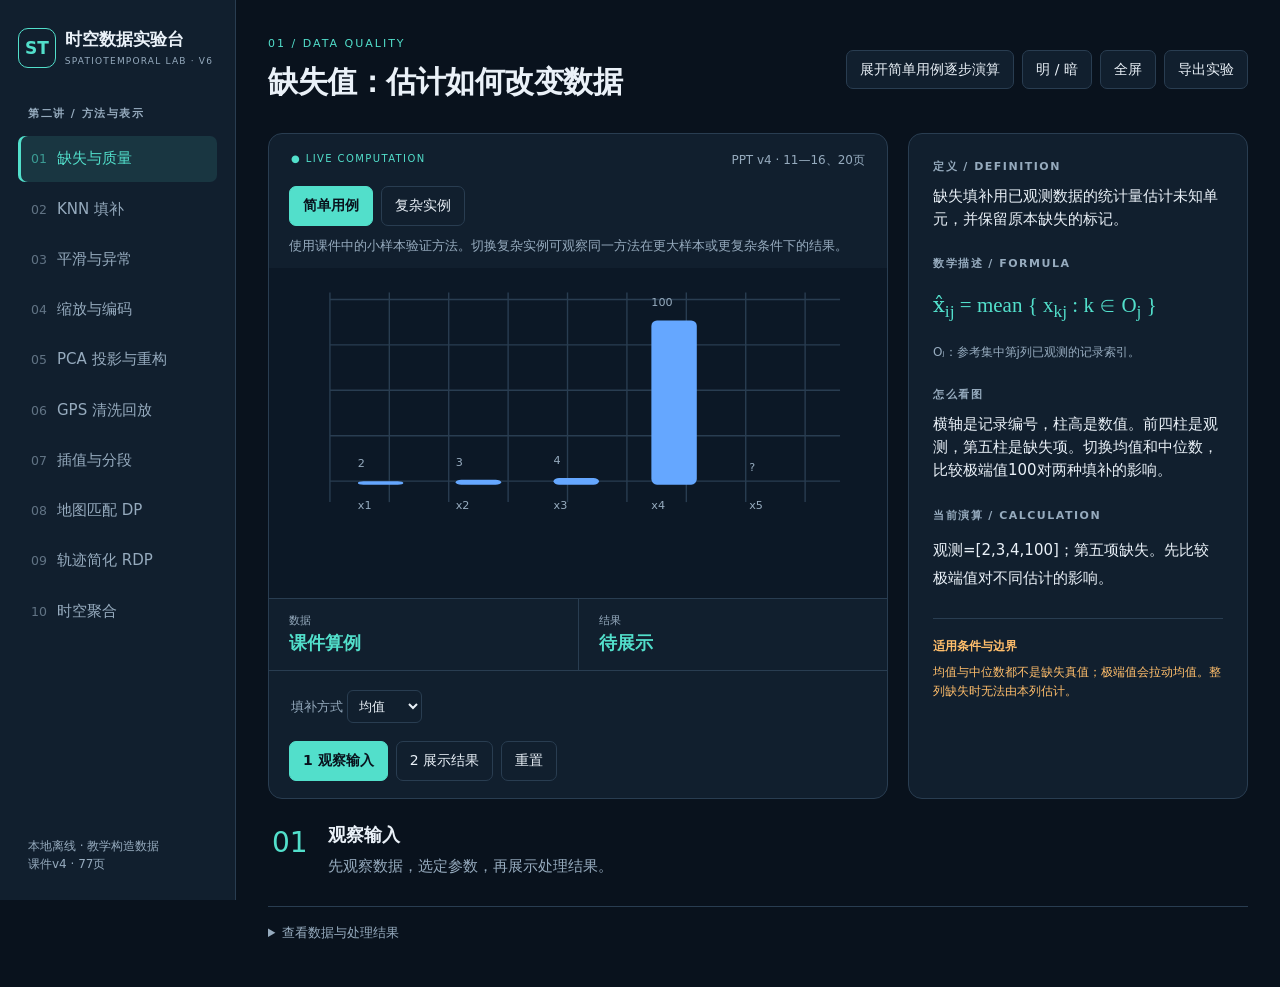
<file: lectures/02/demo.html>
<!doctype html><html lang="zh-CN"><head><meta charset="utf-8"><meta name="viewport" content="width=device-width,initial-scale=1"><title>时空数据 · 算法实验台</title><style>*{box-sizing:border-box} :root{--bg:#09121d;--panel:#111f2e;--stage:#0c1826;--ink:#eaf1f8;--muted:#96abbe;--line:#293d51;--accent:#52dfcb;--blue:#65a7ff;--orange:#ffbe6b;--red:#ff758b}body{margin:0;background:var(--bg);color:var(--ink);font:17px/1.55 system-ui,-apple-system,sans-serif}body.light{--bg:#eaf0f5;--panel:#fff;--stage:#f5f8fb;--ink:#183046;--muted:#4d657a;--line:#cbd9e4;--accent:#007c6c;--blue:#286cc2;--orange:#ad6300;--red:#bb3049}aside{position:fixed;inset:0 auto 0 0;width:236px;padding:26px 18px;background:var(--panel);border-right:1px solid var(--line);display:flex;flex-direction:column}.brand{display:flex;gap:12px;align-items:center;font-weight:750;font-size:19px}.brand small{display:block;font:9px/2 system-ui;letter-spacing:1.2px;color:var(--muted)}.mark{border:1px solid var(--accent);color:var(--accent);padding:7px;border-radius:10px}.navlabel,.label{font-size:11px;letter-spacing:1.5px;color:var(--muted);font-weight:700}.navlabel{margin:35px 10px 14px}nav{display:grid;gap:5px}nav button{text-align:left;background:transparent;border:0;color:var(--muted);padding:11px 13px;font-size:15px}nav button.active{color:var(--accent);background:color-mix(in srgb,var(--accent) 12%,transparent);box-shadow:inset 3px 0 var(--accent)}nav button small{display:inline-block;width:26px;opacity:.6}footer{font-size:12px;color:var(--muted);margin-top:auto;padding:20px 10px 0}main{margin-left:236px;padding:28px 32px;max-width:1800px}header{display:flex;justify-content:space-between;align-items:center;margin-bottom:22px}#eyebrow{font-size:11px;color:var(--accent);letter-spacing:2px}h1{font-size:30px;margin:5px 0;font-weight:650;letter-spacing:-.5px}.actions{display:flex;gap:8px}button{font:inherit;font-size:14px;cursor:pointer;color:var(--ink);background:var(--panel);border:1px solid var(--line);padding:8px 13px;border-radius:7px;transition:background .2s,border .2s}button:hover{border-color:var(--accent)}button:focus-visible,input:focus-visible{outline:2px solid var(--accent);outline-offset:3px}button:disabled{opacity:.35;cursor:default}.workspace{display:grid;grid-template-columns:minmax(0,1fr) 340px;gap:20px}article,.theory{border:1px solid var(--line);border-radius:14px;background:var(--panel);overflow:hidden}.stagehead{display:flex;justify-content:space-between;padding:17px 22px;font-size:12px;color:var(--muted)}.live{color:var(--accent);font-size:10px;letter-spacing:1.4px}#stage{background:var(--stage);padding:0 12px;min-height:330px}svg{display:block;width:100%;height:auto;aspect-ratio:850/380}svg text{font:16px system-ui;fill:var(--muted)}svg .big{font-size:25px;fill:var(--ink);font-weight:650}svg .tiny{font-size:12px}svg .accent{fill:var(--accent)}svg .node{stroke:var(--stage);stroke-width:3}svg .pulse{animation:pulse 1.8s ease-in-out infinite}svg .trace{stroke-dasharray:1200;animation:draw 1s ease-out both}svg .fade{animation:fade .5s ease-out both}.metrics{display:flex;border-top:1px solid var(--line);border-bottom:1px solid var(--line)}.metric{flex:1;padding:13px 20px;border-right:1px solid var(--line)}.metric:last-child{border:0}.metric small{display:block;color:var(--muted);font-size:11px}.metric strong{color:var(--accent);font-size:23px;font-weight:600}#controls{display:flex;flex-wrap:wrap;gap:14px;padding:17px 22px;align-items:center;min-height:70px}label{font-size:13px;color:var(--muted)}label output{color:var(--ink);font-weight:700;margin-left:8px}input[type=range]{display:block;accent-color:var(--accent);width:165px;margin:9px 0 0}select{font:inherit;color:var(--ink);background:var(--panel);border:1px solid var(--line);padding:7px;border-radius:6px}.transport{display:flex;gap:7px;align-items:center;padding:0 22px 16px}#play{background:var(--accent);color:var(--bg);font-weight:700}#stepLabel{margin-left:auto;color:var(--muted);font-size:12px}.steps{display:flex;gap:5px;padding:0 22px 20px}.steps button{flex:1;height:5px;padding:0;border:0;background:var(--line);border-radius:10px}.steps button.done{background:var(--accent)}.theory{padding:24px}.theory p{font-size:15px;margin:10px 0 24px}.formula{font:21px/1.8 'Times New Roman',serif;padding:15px 0;color:var(--accent);overflow-wrap:anywhere}.symbols{font-size:12px;color:var(--muted);margin-bottom:24px}.calculation{font-size:15px;line-height:1.9;margin:12px 0 25px;font-variant-numeric:tabular-nums}.boundary{border-top:1px solid var(--line);padding-top:18px;font-size:12px;color:var(--orange)}.boundary p{font-size:12px;margin:8px 0}.narration{display:flex;gap:20px;padding:22px 4px}#stepNum{color:var(--accent);font-size:28px;font-weight:300}#stepTitle{font-size:18px}.narration p{color:var(--muted);margin:6px 0;font-size:15px}details{border-top:1px solid var(--line);padding:16px 0;color:var(--muted);font-size:13px}pre{max-height:280px;overflow:auto;font-size:12px;white-space:pre-wrap}@keyframes draw{from{stroke-dashoffset:1200}to{stroke-dashoffset:0}}@keyframes fade{from{opacity:0;transform:translateY(6px)}to{opacity:1;transform:translateY(0)}}@keyframes pulse{50%{opacity:.5}}@media(prefers-reduced-motion:reduce){*{animation:none!important}}@media(max-width:1200px){aside{width:200px}main{margin-left:200px;padding:22px}.workspace{grid-template-columns:minmax(0,1fr) 290px}.theory{padding:18px}.formula{font-size:19px}#stage{min-height:260px}h1{font-size:25px}.transport{flex-wrap:wrap}}@media(max-width:900px){aside{position:static;width:auto;padding:15px}nav{display:flex;overflow:auto}nav button{white-space:nowrap}.navlabel,footer{display:none}main{margin:0;padding:16px}.workspace{grid-template-columns:1fr}header{flex-wrap:wrap}#stage{min-height:0}.theory{display:grid;grid-template-columns:1fr}.brand{margin-bottom:10px}}@media(min-width:901px) and (max-width:1100px){.workspace{grid-template-columns:1fr}.theory{display:grid;grid-template-columns:1fr 1fr;column-gap:30px}.theory .label,.theory .formula,.theory .symbols,.theory .calculation,.theory .boundary,.theory p{grid-column:1/-1}.theory p{margin-bottom:12px}#stage{min-height:320px}}
[hidden]{display:none!important}.metrics .metric strong{font-size:19px}.steps{flex-wrap:wrap}.steps button{min-width:9px;max-width:55px;height:9px}.trace-layout{display:grid;grid-template-columns:minmax(0,1fr) minmax(0,1fr);gap:20px;margin:0 0 20px}.trace-state,.code-panel{min-width:0;background:var(--panel);border:1px solid var(--line);border-radius:12px;padding:20px}h2{font-size:20px;margin:0 0 12px}.hint{font-size:12px;color:var(--muted);margin:8px 0 14px}.table-scroll{overflow:auto}.trace-table{width:100%;border-collapse:collapse;font-size:13px;font-variant-numeric:tabular-nums}.trace-table th{background:var(--stage);color:var(--accent);font-weight:600}.trace-table td,.trace-table th{text-align:left;padding:10px 8px;border:1px solid var(--line);white-space:nowrap}#trace-code{position:relative;overflow:auto;max-height:440px;background:var(--stage);border-radius:8px;padding:12px 0;font:12px/1.8 ui-monospace,SFMono-Regular,Menlo,monospace;tab-size:4}.code-line{display:flex;min-width:max-content;padding-right:15px;white-space:pre}.code-line span{color:var(--muted);text-align:right;width:40px;padding-right:12px;flex-shrink:0;user-select:none}.code-line code{font:inherit}.code-line.highlight{background:color-mix(in srgb,var(--accent) 16%,transparent);box-shadow:inset 3px 0 var(--accent)}.code-actions{display:flex;gap:8px;flex-wrap:wrap}#run-command{font-size:12px;color:var(--accent);padding:12px;background:var(--stage);overflow-wrap:anywhere}#trace-history{display:flex;flex-wrap:wrap;gap:6px;max-height:230px;overflow:auto;padding-top:10px}#trace-history button{font-size:12px;padding:5px 8px}#trace-history button.active{border-color:var(--accent);color:var(--accent)}.prediction{border:1px solid var(--orange);border-radius:10px;padding:18px;margin-bottom:18px;background:var(--panel)}.prediction strong{color:var(--orange)}.prediction p{font-size:14px}#trace-comparison pre{max-height:200px;background:var(--stage);padding:10px}#trace-tools{display:inline-flex;gap:7px}.transport{flex-wrap:wrap}#calculation{font-variant-numeric:tabular-nums}.trace-state details{margin-top:15px}.trace-table tr:last-child{border-bottom:2px solid var(--accent)}@media(max-width:1200px){.trace-layout{grid-template-columns:1fr}#trace-code{max-height:360px}}@media(min-width:1600px){body{font-size:18px}.trace-table{font-size:15px}#trace-code{font-size:14px}}
body.process-view .workspace{grid-template-columns:minmax(0,1.15fr) minmax(0,1fr)}body.process-view .theory>:not(.code-panel){display:none}body.process-view .theory{padding:18px}body.process-view .theory .code-panel{border:0;padding:0;border-radius:0}body.process-view .trace-state{margin:0 16px 18px;padding:14px}body.process-view .trace-state .table-scroll{max-height:235px}body.process-view .trace-state h2{font-size:17px}body.process-view #stage{min-height:0}body.process-view .narration{display:none}body.process-view .trace-state details{padding:10px 0;margin-top:6px}body.process-view #trace-code{max-height:470px}.inline-calc{font-size:14px!important;line-height:1.8;color:var(--accent);background:var(--stage);padding:12px;border-radius:6px;margin:0 0 12px!important;overflow-wrap:anywhere}body.process-view .actions{flex-wrap:wrap;justify-content:flex-end}.theory .code-panel .hint{font-size:12px;margin:8px 0 12px}body.process-view .prediction{margin:0 14px 10px}.code-line{min-width:0;white-space:normal;align-items:baseline}.code-line code{white-space:pre-wrap;overflow-wrap:anywhere;min-width:0}.code-line span{flex-shrink:0}body.process-view .stagehead{padding:12px 16px}body.process-view .metric{padding:10px 13px}body.process-view #controls{padding:12px 16px;min-height:60px}body.process-view .transport{padding:0 16px 12px}body.process-view .steps{padding:0 16px 14px}.table-scroll::-webkit-scrollbar,#trace-code::-webkit-scrollbar{height:7px;width:7px}.table-scroll::-webkit-scrollbar-thumb,#trace-code::-webkit-scrollbar-thumb{background:var(--line);border-radius:4px}@media(max-width:1100px){body.process-view .workspace{grid-template-columns:1fr}body.process-view #trace-code{max-height:400px}}@media(min-width:1201px) and (max-width:1500px){body.process-view aside{width:205px}body.process-view main{margin-left:205px;padding:20px}body.process-view h1{font-size:25px}body.process-view .metric strong{font-size:16px}}
.trace-table tr.current-row td{background:color-mix(in srgb,var(--orange) 13%,transparent);color:var(--ink)}.brand{font-size:17px;gap:9px}.brand .mark{padding:6px}body.process-view .trace-state .table-scroll{position:relative}body.process-view .trace-table{font-size:12px}body.process-view .trace-table td,body.process-view .trace-table th{padding:9px 7px}
.trace-table thead th{position:sticky;top:0;z-index:1}

.case-picker,.phase-controls{display:none}
body.classroom .case-picker{display:block;padding:0 20px 12px}
.case-toggle,.phase-controls{display:flex;gap:8px;flex-wrap:wrap}
.case-picker p{margin:10px 0 0;font-size:13px;color:var(--muted)}
.case-toggle button[aria-pressed=true],.phase-controls button[aria-pressed=true]{background:var(--accent);border-color:var(--accent);color:var(--bg);font-weight:700}
body.classroom .phase-controls{display:flex;padding:0 20px 17px}
body.classroom .transport,body.classroom .steps{display:none}
body.classroom #case-table .table-scroll{max-height:330px;overflow:auto}
body.classroom .metric strong{font-size:clamp(14px,1.4vw,22px);overflow-wrap:anywhere}
body.classroom .metric{min-width:0}
</style></head><body><aside><div class="brand"><span class="mark">ST</span><div>时空数据实验台<small>SPATIOTEMPORAL LAB · V6</small></div></div><div class="navlabel">第二讲 / 方法与表示</div><nav id="nav"></nav><footer>本地离线 · 教学构造数据<br>课件v4 · 77页</footer></aside><main><header><div><span id="eyebrow"></span><h1 id="title"></h1></div><div class="actions"><button id="view-mode" onclick="toggleDetails()">展开简单用例逐步演算</button><button id="theme" onclick="document.body.classList.toggle('light')">明 / 暗</button><button id="fullscreen" onclick="full()">全屏</button><button onclick="exportData()">导出实验</button></div></header><div class="workspace"><article><div class="stagehead"><span class="live">● LIVE COMPUTATION</span><span id="page"></span></div><div class="case-picker"><div class="case-toggle" role="group" aria-label="数据实例"><button id="case-simple" onclick="setCase('simple')">简单用例</button><button id="case-complex" onclick="setCase('complex')">复杂实例</button></div><p id="case-note"></p></div><div id="stage" aria-live="polite"></div><div id="metrics" class="metrics"></div><div id="controls"></div><div class="transport"><button id="reset" onclick="reset()">↺ 重置</button><button id="prev" onclick="advance(-1)">← 上一步</button><button id="play" onclick="play()">▶ 播放</button><span id="trace-tools" hidden><button onclick="nextDecision()">运行到下一决策</button><button onclick="predictNext()">预测下一步</button></span><button id="next" onclick="advance(1)">下一步 →</button><span id="stepLabel"></span></div><div id="steps" class="steps"></div><div class="phase-controls"><button id="show-input" onclick="showPhase(0)">1 观察输入</button><button id="show-result" onclick="showPhase(1)">2 展示结果</button><button onclick="reset()">重置</button></div></article><section class="theory"><div class="label">定义 / DEFINITION</div><p id="definition"></p><div class="label">数学描述 / FORMULA</div><div id="formula" class="formula"></div><div id="symbols" class="symbols"></div><div id="reading-label" class="label" hidden>怎么看图</div><p id="reading-guide" hidden></p><div class="label">当前演算 / CALCULATION</div><div id="calculation" class="calculation"></div><div class="boundary"><b>适用条件与边界</b><p id="boundary"></p></div></section></div><div class="narration"><span id="stepNum"></span><div><b id="stepTitle"></b><p id="explanation"></p></div></div><section id="trace-panel" hidden>
<div id="trace-question" class="prediction" hidden></div>
<div class="trace-layout"><section class="trace-state"><h2>中间变量与决策表</h2><p class="hint">只显示已经执行的步骤；未计算项保留为 — 或 ?。</p><div id="trace-table"></div><details><summary>执行历史 · 点击回放</summary><div id="trace-history"></div></details><details><summary>参数修改前后对照</summary><div id="trace-comparison"></div></details></section>
<section class="code-panel"><h2>对应 Python 代码</h2><p id="source-name" class="hint"></p><div id="trace-code" tabindex="0" aria-label="当前算法Python源代码"></div><p class="hint">emit 保存当前计算状态，对应网页一步。浏览器执行 JavaScript；Python 可独立运行核对。</p><div class="code-actions"><button onclick="downloadPython()">下载完整 Python</button><button onclick="downloadGPS()">下载配套 GPS 数据</button></div><pre id="run-command"></pre><p class="hint">GPS实验需将CSV放在脚本同目录的 data/gps_raw.csv。</p></section></div></section>
<details id="case-results" hidden><summary>查看结果表</summary><div id="case-table"></div></details><details><summary>查看数据与处理结果</summary><pre id="data"></pre></details></main><script>const DATA={"raw": [{"object_id": "bike-07", "time": "08:00:00", "x_m": "100", "y_m": "120", "teaching_flag": "ok", "source_id": 1}, {"object_id": "bike-07", "time": "08:00:30", "x_m": "190", "y_m": "120", "teaching_flag": "ok", "source_id": 2}, {"object_id": "bike-07", "time": "08:01:00", "x_m": "280", "y_m": "130", "teaching_flag": "ok", "source_id": 3}, {"object_id": "bike-07", "time": "08:01:00", "x_m": "280", "y_m": "130", "teaching_flag": "duplicate", "source_id": 4}, {"object_id": "bike-07", "time": "08:01:30", "x_m": "370", "y_m": "140", "teaching_flag": "late_arrival", "source_id": 6}, {"object_id": "bike-07", "time": "08:02:00", "x_m": "460", "y_m": "150", "teaching_flag": "ok", "source_id": 5}, {"object_id": "bike-07", "time": "08:02:30", "x_m": "560", "y_m": "160", "teaching_flag": "ok", "source_id": 7}, {"object_id": "bike-07", "time": "08:03:00", "x_m": "1240", "y_m": "910", "teaching_flag": "jump", "source_id": 8}, {"object_id": "bike-07", "time": "08:03:30", "x_m": "720", "y_m": "180", "teaching_flag": "ok", "source_id": 9}, {"object_id": "bike-07", "time": "08:04:00", "x_m": "800", "y_m": "200", "teaching_flag": "ok", "source_id": 10}, {"object_id": "bike-07", "time": "08:07:00", "x_m": "930", "y_m": "240", "teaching_flag": "gap_after", "source_id": 11}, {"object_id": "bike-07", "time": "08:07:30", "x_m": "980", "y_m": "250", "teaching_flag": "ok", "source_id": 12}], "duplicates": [{"object_id": "bike-07", "time": "08:01:00", "x_m": "280", "y_m": "130", "teaching_flag": "duplicate", "source_id": 4, "status": "重复", "reason": "对象、时间、坐标完全一致"}], "clean": [{"object_id": "bike-07", "time": "08:00:00", "x_m": "100", "y_m": "120", "teaching_flag": "ok", "source_id": 1, "status": "保留", "reason": "通过速度规则", "speed_mps": 0, "gap_s": null, "segment": 1}, {"object_id": "bike-07", "time": "08:00:30", "x_m": "190", "y_m": "120", "teaching_flag": "ok", "source_id": 2, "status": "保留", "reason": "通过速度规则", "speed_mps": 3.0, "gap_s": 30, "segment": 1}, {"object_id": "bike-07", "time": "08:01:00", "x_m": "280", "y_m": "130", "teaching_flag": "ok", "source_id": 3, "status": "保留", "reason": "通过速度规则", "speed_mps": 3.018, "gap_s": 30, "segment": 1}, {"object_id": "bike-07", "time": "08:01:30", "x_m": "370", "y_m": "140", "teaching_flag": "late_arrival", "source_id": 6, "status": "保留", "reason": "通过速度规则", "speed_mps": 3.018, "gap_s": 30, "segment": 1}, {"object_id": "bike-07", "time": "08:02:00", "x_m": "460", "y_m": "150", "teaching_flag": "ok", "source_id": 5, "status": "保留", "reason": "通过速度规则", "speed_mps": 3.018, "gap_s": 30, "segment": 1}, {"object_id": "bike-07", "time": "08:02:30", "x_m": "560", "y_m": "160", "teaching_flag": "ok", "source_id": 7, "status": "保留", "reason": "通过速度规则", "speed_mps": 3.35, "gap_s": 30, "segment": 1}, {"object_id": "bike-07", "time": "08:03:30", "x_m": "720", "y_m": "180", "teaching_flag": "ok", "source_id": 9, "status": "保留", "reason": "通过速度规则", "speed_mps": 2.687, "gap_s": 60, "segment": 1}, {"object_id": "bike-07", "time": "08:04:00", "x_m": "800", "y_m": "200", "teaching_flag": "ok", "source_id": 10, "status": "保留", "reason": "通过速度规则", "speed_mps": 2.749, "gap_s": 30, "segment": 1}, {"object_id": "bike-07", "time": "08:07:00", "x_m": "930", "y_m": "240", "teaching_flag": "gap_after", "source_id": 11, "status": "保留", "reason": "通过速度规则", "speed_mps": 0.756, "gap_s": 180, "segment": 2}, {"object_id": "bike-07", "time": "08:07:30", "x_m": "980", "y_m": "250", "teaching_flag": "ok", "source_id": 12, "status": "保留", "reason": "通过速度规则", "speed_mps": 1.7, "gap_s": 30, "segment": 2}], "rejected": [{"object_id": "bike-07", "time": "08:03:00", "x_m": "1240", "y_m": "910", "teaching_flag": "jump", "source_id": 8, "status": "拒绝", "reason": "速度超阈值或时间冲突", "speed_mps": 33.746}], "speed": 12, "gap": 120};</script><script>'use strict';
const $=id=>document.getElementById(id), C={a:'var(--accent)',b:'var(--blue)',o:'var(--orange)',r:'var(--red)',m:'var(--muted)',l:'var(--line)'};
const f=(v,n=2)=>Number.isFinite(v)?Number(v.toFixed(n)).toString():'未定义';
const text=(x,y,t,cls='',color='')=>`<text x="${x}" y="${y}" class="${cls}" ${color?`style="fill:${color}"`:''}>${t}</text>`;
const line=(x,y,u,v,c=C.l,dash='',width=2,cls='')=>`<line x1="${x}" y1="${y}" x2="${u}" y2="${v}" stroke="${c}" stroke-width="${width}" stroke-dasharray="${dash}" class="${cls}"/>`;
const circle=(x,y,r,c,cls='')=>`<circle cx="${x}" cy="${y}" r="${r}" fill="${c}" class="node ${cls}"/>`;
const rect=(x,y,w,h,c,opacity=1)=>`<rect x="${x}" y="${y}" width="${w}" height="${h}" rx="8" fill="${c}" opacity="${opacity}"/>`;
const poly=(pts,c=C.a,dash='',width=3)=>`<polyline points="${pts.map(p=>p.join(',')).join(' ')}" fill="none" stroke="${c}" stroke-width="${width}" stroke-dasharray="${dash}" class="trace"/>`;
const svg=body=>`<svg viewBox="0 0 850 380" role="img" aria-label="${LABS[active].title}的当前计算图">${body}</svg>`;
const gridBg=()=>Array.from({length:9},(_,i)=>line(70+i*85,35,70+i*85,335)).join('')+Array.from({length:5},(_,i)=>line(70,45+i*65,800,45+i*65)).join('');
const range=(key,name,min,max,step)=>`<label>${name}<output id="out-${key}">${p[key]}</output><input aria-label="${name}" type="range" min="${min}" max="${max}" step="${step}" value="${p[key]}" oninput="setParam('${key}',this.value)"></label>`;
const choose=(key,name,opts)=>`<label>${name} <select aria-label="${name}" onchange="setParam('${key}',this.value)">${opts.map(([v,t])=>`<option value="${v}" ${p[key]===v?'selected':''}>${t}</option>`).join('')}</select></label>`;
let active=0,step=0,p={},timer=null,result={};
function sec(t){let a=t.split(':').map(Number);return a[0]*3600+a[1]*60+a[2]}
function gps(speed,gap){let seen=new Set(),last={},segments={},clean=[],rejected=[],duplicates=[];for(let row of DATA.raw){let r={...row},key=[r.object_id,r.time,+r.x_m,+r.y_m].join('|');if(seen.has(key)){duplicates.push(r);continue}seen.add(key);let q=last[r.object_id],dt=q?sec(r.time)-sec(q.time):null,v=q?(dt>0?Math.hypot(r.x_m-q.x_m,r.y_m-q.y_m)/dt:Infinity):0;if(v>speed){rejected.push({...r,speed_mps:Number.isFinite(v)?v:null});continue}let segment=(segments[r.object_id]||1)+(q&&dt>gap?1:0);segments[r.object_id]=segment;r={...r,speed_mps:v,segment};clean.push(r);last[r.object_id]=r}return {clean,rejected,duplicates}}
function simplify(points,epsilon){let events=[],keep=new Set([0,points.length-1]);function distance(pt,a,b){let dx=b[0]-a[0],dy=b[1]-a[1],t=(dx||dy)?Math.max(0,Math.min(1,((pt[0]-a[0])*dx+(pt[1]-a[1])*dy)/(dx*dx+dy*dy))):0;return Math.hypot(pt[0]-a[0]-t*dx,pt[1]-a[1]-t*dy)}function visit(a,b){if(b-a<=1)return;let ds=[];for(let i=a+1;i<b;i++)ds.push([i,distance(points[i],points[a],points[b])]);let [j,d]=ds.reduce((v,q)=>q[1]>v[1]?q:v);events.push({a,b,j,d,split:d>epsilon,distances:ds});if(d>epsilon){keep.add(j);visit(a,j);visit(j,b)}}visit(0,points.length-1);return {keep:[...keep].sort((a,b)=>a-b),events}}
function match(cost){let E=[0,2],V=[[...E]],back=[[null,null]];for(let t=1;t<3;t++){let row=[],b=[];for(let j=0;j<2;j++){let candidates=V[t-1].map((v,i)=>v+((i===1&&j===1)?0:cost));let i=candidates[0]<=candidates[1]?0:1;row.push(E[j]+candidates[i]);b.push(i)}V.push(row);back.push(b)}let j=V[2][0]<=V[2][1]?0:1,path=[j];for(let t=2;t>0;t--){j=back[t][j];path.unshift(j)}return {V,back,path,cost:Math.min(...V[2])}}
const LABS=[
 {title:'缺失值：估计如何改变数据',short:'缺失与质量',pages:'11—16、20页',tag:'01 / DATA QUALITY',defaults:{method:'mean'},steps:['定位缺失','选择估计','比较分布'],definition:'缺失填补用已观测数据的统计量估计未知单元，并保留原本缺失的标记。',formula:'x̂<sub>ij</sub> = mean { x<sub>kj</sub> : k ∈ O<sub>j</sub> }',symbols:'Oⱼ：参考集中第j列已观测的记录索引。',boundary:'均值与中位数都不是缺失真值；极端值会拉动均值。整列缺失时无法由本列估计。',controls:()=>choose('method','填补方式',[['mean','均值'],['median','中位数']]),draw(){let estimate=p.method==='mean'?27.25:3.5,vals=[2,3,4,100,step?estimate:null],body=gridBg()+text(70,28,'原始值与估计值 · 同一数值尺度');body+=line(70,310,800,310);vals.forEach((v,i)=>{let x=110+i*140;body+=rect(x,310-(v||0)*2.35,65,(v||0)*2.35,i===4?C.o:C.b)+text(x+7,340,`x${i+1}`)+text(x,292-(v||0)*2.35,v===null?'?':f(v),i===4?'big':'');if(i===4)body+=text(x-15,368,v===null?'缺失单元':'填补估计','tiny',C.o)});return {body,metrics:[['缺失率','20%'],['估计值',step?f(estimate):'待判断'],['有效观测','4 / 5']],calc:`均值 = 109 / 4 = 27.25<br>中位数 = (3+4) / 2 = 3.5<br>当前使用：${p.method==='mean'?'均值':'中位数'}。`,explain:['第五条记录没有观测值。缺失不能自动解释为0。','橙色柱是估计：比较均值和中位数，观察极端值100的影响。','即使填补后无空值，统计分布和不确定性也已经变化。'][step],data:{observed:[2,3,4,100],estimate,missing_indicator:[0,0,0,0,1]}}}},
 {title:'KNN：让近邻参与估计',short:'KNN 填补',pages:'17—19页',tag:'02 / NEAREST NEIGHBORS',defaults:{k:2,query:1},steps:['确定比较维度','计算距离','选择K个供体','汇总估计'],definition:'在已观测的可比较特征上寻找近邻，用具有有效待填补值的供体估计缺失单元。',formula:'d(q,r) = |A<sub>q</sub> − A<sub>r</sub>|<br>B̂<sub>q</sub> = (1/K) Σ<sub>r∈Nq</sub> B<sub>r</sub>',symbols:'A：比较特征；B：待填补特征；K：供体数量。等距时按记录编号排序。',boundary:'仅按A列计算距离；不等同于软件默认缺失距离。改变K不意味着一定更准确。',controls:()=>range('k','邻居数量 K',1,3,1)+range('query','查询 A',0,6,.1),draw(){let donors=[{id:1,a:0,b:10},{id:2,a:2,b:14},{id:3,a:6,b:40}].map(r=>({...r,d:Math.abs(p.query-r.a)})).sort((a,b)=>a.d-b.d||a.id-b.id),chosen=donors.slice(0,p.k),estimate=chosen.reduce((s,r)=>s+r.b,0)/p.k,xx=a=>100+a*105;let body=line(70,150,790,150)+text(70,45,'相似性只由 A 决定；下方 B 值不参与距离');donors.forEach(r=>{let on=step>=2&&chosen.includes(r);body+=circle(xx(r.a),150,on?14:9,on?C.a:C.b,on?'pulse':'')+text(xx(r.a)-20,195,`r${r.id}`)+text(xx(r.a)-35,225,`B=${r.b}`);if(step>=1)body+=line(xx(p.query),88,xx(r.a),138,on?C.a:C.l,'5 5')+text(xx(r.a)-30,265,`d=${f(r.d)}`)});body+=circle(xx(p.query),85,12,C.o)+text(xx(p.query)-28,65,`q: A=${f(p.query)}`,'',C.o)+text(95,330,step===3?`B̂ = (${chosen.map(r=>r.b).join(' + ')}) / ${p.k} = ${f(estimate)}`:'B = ?　先选供体，再揭晓估计','big',step===3?C.a:C.m);return {body,metrics:[['K',p.k],['供体',step>=2?chosen.map(r=>'r'+r.id).join(' · '):'待选择'],['B̂',step===3?f(estimate):'?']],calc:donors.map(r=>`d(q,r${r.id}) = |${f(p.query)}−${r.a}| = ${f(r.d)}`).join('<br>')+(step===3?`<br>B̂ = ${f(estimate)}`:''),explain:['查询记录的B缺失，因此只用A作为比较维度。','连线表示查询与各供体的距离，线长对应A差值。','绿色点是最近的K个供体；拖动查询位置，邻居随之变化。','有效供体等权平均。K=2时12；K=3时21.33。'][step],data:{donors,chosen,estimate}}}},
 {title:'平滑与异常：保留信号，检查偏离',short:'平滑与异常',pages:'21—25页',tag:'03 / SIGNAL & OUTLIERS',defaults:{window:3,z:3},steps:['观察原始序列','后向窗口平滑','标记异常候选'],definition:'平滑利用局部观测抑制波动；异常检测用参考分布衡量偏离，输出需要核查的候选。',formula:'z̃<sub>t</sub> = (1/w) Σ<sub>h=0</sub><sup>w−1</sup> z<sub>t−h</sub><br>Z = (x−μ)/σ ;　|Z| &gt; τ',symbols:'w：后向窗口；μ=50、σ=5为独立异常算例的参考参数。',boundary:'平滑序列与异常参考算例相互独立。尖峰可能是真实事件；异常规则不自动授权删除。',controls:()=>range('window','后向窗口',1,5,1)+range('z','异常阈值 τ',1,5,.1),draw(){let v=[10,11,10,12,11,50,12,11,10,12,11],sm=v.map((_,i)=>{let q=v.slice(Math.max(0,i-p.window+1),i+1);return q.reduce((a,b)=>a+b)/q.length}),pts=a=>a.map((n,i)=>[80+i*66,200-n*2.6]);let body=poly(pts(v),C.m);if(step>=1)body+=poly(pts(sm),C.a,'',4);body+=text(70,28,'上：后向平滑（起始不足窗口时取已有观测）')+text(70,225,'灰：原始序列　绿：平滑序列','tiny');if(step===2){let left=440-p.z*32,right=440+p.z*32;body+=rect(left,260,right-left,65,C.a,.14)+line(100,330,780,330)+circle(440,295,7,C.b)+circle(440+3.6*32,295,11,3.6>p.z?C.r:C.a)+text(100,360,`独立Z算例：50 → μ；68 → Z=3.6，${3.6>p.z?'候选异常':'未超阈值'}`)}return {body,metrics:[['窗口',p.window],['峰值平滑后',f(sm[5])],['68的Z','3.6']],calc:`后向窗口：${v.slice(6-p.window,6).join(', ')}<br>均值 = ${f(sm[5])}<br>Z(68) = (68−50)/5 = 3.6`,explain:['灰色序列出现尖峰，先解释它可能代表什么。','窗口变大，尖峰被压低，也可能把真实事件抹平。','异常阈值带只标记偏离；是否错误需要核查证据。'][step],data:{raw:v,smoothed:sm,z:3.6,flag:3.6>p.z}}}},
 {title:'缩放：同一观测，不同参考尺度',short:'缩放与编码',pages:'26—30、36—37、71页',tag:'04 / TRANSFORM',defaults:{leak:'train'},steps:['确定拟合参考集','映射到新尺度','检查测试值与编码'],definition:'缩放参数从训练参考集估计，再用于新数据；类别编码将类别映射为明确的数值表示。',formula:'x′ = (x−a)/(b−a)<br>z = (x−μ)/σ',symbols:'a,b：拟合集的极值；μ,σ：拟合集均值、总体标准差。',boundary:'测试值可超出[0,1]；裁剪是额外决定。全数据拟合仅为泄漏对照。独热编码示例为A、B两个已知类别。',controls:()=>choose('leak','拟合参考集',[['train','仅训练集'],['all','训练＋测试（泄漏对照）']]),draw(){let all=p.leak==='all',hi=all?40:30,mu=all?25:20,sigma=Math.sqrt(all?125:200/3),scaled=[10,20,30,40].map(x=>(x-10)/(hi-10));let body=text(60,40,'蓝：训练观测　橙：测试值40')+line(90,125,790,125)+[10,20,30,40].map((v,i)=>circle(120+i*190,125,10,i===3?C.o:C.b)+text(110+i*190,100,v)).join('');if(step>=1){body+=line(90,260,790,260);scaled.forEach((v,i)=>body+=line(120+i*190,143,120+v*370,242,C.l,'4 4')+circle(120+v*370,260,10,i===3?C.o:C.a)+text(108+v*370,295,f(v)));body+=text(60,340,'下轴：Min-Max 缩放；测试值可以在训练范围之外','tiny')}return {body,metrics:[['拟合最大值',hi],['测试Min-Max',step?f(scaled[3]):'?'],['测试Z',step?f((40-mu)/sigma):'?']],calc:`a=10，b=${hi}，μ=${mu}<br>σ=${f(sigma)}<br>40 → (40−10)/(${hi}−10) = ${f(scaled[3])}`+(step===2?'<br>独热编码：A → [1,0]，B → [0,1]':''),explain:['先确定允许使用的拟合集，测试数据不能参与参数估计。','连接线展示每个原值如何映射到新坐标。','训练范围之外的40得到1.5；独热表示不引入类别大小顺序。'][step],data:{scaled,mean:mu,std:sigma,fit:all?'train+test':'train'}}}},
 {title:'PCA：旋转主轴，看见信息损失',short:'PCA 投影与重构',pages:'32—35页',tag:'05 / PRINCIPAL COMPONENTS',defaults:{angle:-45},steps:['观察二维样本','中心化与协方差','寻找最大方差轴','投影到一维','重构与残差'],definition:'PCA寻找正交的最大方差方向，将中心化数值数据投影到低维空间。',formula:'S = X<sub>c</sub><sup>T</sup>X<sub>c</sub> / (n−1)<br>z = X<sub>c</sub>w ;　X̂ = μ + zw<sup>T</sup>',symbols:'Xc=X−μ；w为单位方向；本例μ=(1.5,1.5)，分母n−1。',boundary:'默认−45°为第一主轴；拖动其他角度仅作方向比较，不能都称为主成分。解释方差不是预测准确率。',controls:()=>range('angle','投影方向 θ（度）',-90,90,1),draw(){let pts=[[2,0],[0,2],[3,1],[1,3]],a=p.angle*Math.PI/180,w=[Math.cos(a),Math.sin(a)],scores=pts.map(q=>(q[0]-1.5)*w[0]+(q[1]-1.5)*w[1]),rec=scores.map(z=>[1.5+z*w[0],1.5+z*w[1]]),variance=scores.reduce((s,z)=>s+z*z,0)/3,error=pts.reduce((s,q,i)=>s+(q[0]-rec[i][0])**2+(q[1]-rec[i][1])**2,0),xy=q=>[300+(q[0]-1.5)*85,190-(q[1]-1.5)*85];let body=line(80,190,540,190)+line(300,30,300,350)+text(70,28,'二维空间 · 同尺度特征');if(step>=2)body+=line(300-w[0]*190,190+w[1]*190,300+w[0]*190,190-w[1]*190,C.a,'',3);pts.forEach((q,i)=>{let [x,y]=xy(q),[rx,ry]=xy(rec[i]);if(step>=3)body+=line(x,y,rx,ry,C.o,'5 4')+circle(rx,ry,7,C.o);body+=circle(x,y,10,C.b)+text(x+12,y-10,`x${i+1}`);if(step>=3)body+=circle(690,190-scores[i]*65,8,C.o)+text(710,190-scores[i]*65+(i<2?-9:18),`z${i+1}=${f(scores[i])}`,'tiny')});if(step>=3)body+=line(690,35,690,350,C.l)+text(605,28,'一维投影 z');return {body,metrics:[['方向',`${p.angle}°`],['方差占比',`${f(variance/(10/3)*100,1)}%`],['重构SSE',f(error)]],calc:`μ=(1.5,1.5)<br>S = [[5/3,−1],[−1,5/3]]<br>w=(${f(w[0],3)},${f(w[1],3)})<br>λ₁=8/3，λ₂=2/3<br>当前方差=${f(variance,3)}；SSE=${f(error)}`,explain:['四个蓝点是PPT中的二维样本。','以均值为原点计算协方差，非对角项为−1。','拖动主轴：默认−45°达到最大方差，保留80%。','虚线显示正交投影；右侧的一维轴上有些样本重合。','橙点表示重构位置；默认SSE=2，降维丢失了样本差异。'][step],data:{points:pts,w,scores,reconstruction:rec,variance,error}}}},
 {title:'GPS：逐条审查轨迹关系',short:'GPS 清洗回放',pages:'39—55、73—75页',tag:'06 / TRAJECTORY AUDIT',defaults:{speed:DATA.speed,gap:DATA.gap},steps:['原始日志','按时间排序','精确去重','速度约束过滤'],definition:'轨迹是同一对象按时间组织的有序观测；速度过滤比较候选点与上一保留点。',formula:'v<sub>k</sub> = ‖s<sub>k</sub>−s<sub>prev kept</sub>‖₂ / Δt<br>keep = 1[v<sub>k</sub> ≤ v<sub>max</sub>]',symbols:'位置用局部米制坐标；Δt为秒；同时间异坐标作为冲突拒绝。',boundary:'原12条教学数据。速度规则识别不相容记录，不证明其真实错误原因；阈值并非所有设备通用。',controls:()=>range('speed','速度阈值 m/s',1,40,1)+range('gap','分段阈值 s',30,240,30),draw(){let r=gps(p.speed,p.gap),raw=[...DATA.raw].sort((a,b)=>a.source_id-b.source_id),sorted=DATA.raw,points=step===0?raw:step<3?sorted:r.clean,xy=q=>[70+q.x_m*.53,330-q.y_m*.29];let body=gridBg()+poly(points.map(xy),step<3?C.m:C.a)+text(70,27,'局部坐标（米） · 连线顺序随处理步骤变化');points.forEach(q=>body+=circle(...xy(q),7,step<3?C.b:C.a));if(step===3)r.rejected.forEach(q=>body+=circle(...xy(q),12,C.r,'pulse')+text(xy(q)[0]-50,xy(q)[1]-20,`拒绝 #${q.source_id}`,'',C.r));return {body,metrics:[['原始 / 去重','12 / 11'],['当前保留',step===3?r.clean.length:'待过滤'],['当前拒绝',step===3?r.rejected.length:'待过滤']],calc:`速度阈值=${p.speed} m/s<br>精确重复键：对象＋时间＋坐标<br>拒绝来源ID：${r.rejected.map(q=>q.source_id).join(', ')||'无'}<br>拒绝点速度：${r.rejected.map(q=>f(q.speed_mps)+' m/s').join(', ')||'无'}`,explain:['按日志记录顺序连线，会出现时间回折。','按对象与观测时间排序后，先解决顺序问题。','相同对象、时间和坐标定义精确重复；12条变为11条。','红点是速度规则拒绝记录；下一点与上一保留点比较。'][step],data:r}}},
 {title:'缺测：分段与插值是不同选择',short:'插值与分段',pages:'56—60页',tag:'07 / MISSING INTERVALS',defaults:{alpha:.5,gap:120},steps:['识别长间隔','按阈值分段','两端线性插值'],definition:'分段保留未知区间；线性插值在两端观测之间假设位置随时间线性变化。',formula:'α = (t−t<sub>a</sub>)/(t<sub>b</sub>−t<sub>a</sub>)<br>ŝ(t) = (1−α)s<sub>a</sub> + αs<sub>b</sub>',symbols:'端点08:04 (800,200)与08:07 (930,240)；间隔180秒。',boundary:'橙色位置是事后估计；未来端点在实时任务中可能不可用。分段不能恢复缺测路径。',controls:()=>range('alpha','插值权重 α',0,1,.01)+range('gap','分段阈值 s',60,240,30),draw(){let x=800+130*p.alpha,y=200+40*p.alpha,split=180>p.gap,body=gridBg()+circle(170,260,12,C.b)+circle(660,105,12,C.b)+text(95,310,'08:04 · (800,200)')+text(550,70,'08:07 · (930,240)');if(step===0)body+=line(190,250,640,115,C.m,'8 8');if(step===1)body+=split?text(270,180,'180 s ＞ 阈值：断开','big',C.o):line(170,260,660,105,C.a);if(step===2)body+=line(170,260,660,105,C.o,'7 7')+circle(170+490*p.alpha,260-155*p.alpha,14,C.o,'pulse')+text(310,350,`估计 (${f(x)}, ${f(y)}) m`,'big',C.o);return {body,metrics:[['观测间隔','180 s'],['是否分段',split?'是':'否'],['当前α',f(p.alpha)]],calc:`α=${f(p.alpha)}<br>x̂ = 800+130×α = ${f(x)}<br>ŷ = 200+40×α = ${f(y)}<br>t = 08:04 + ${f(180*p.alpha)} 秒`,explain:['虚线区间没有连续GPS观测，不能把没有记录当成静止。','只有间隔严格大于阈值时才分段；180秒阈值时不分段。','拖动橙点：它沿假定直线运动，α=0.5时得到(865,220)。'][step],data:{alpha:p.alpha,estimate:[x,y],split}}}},
 {title:'地图匹配：局部最近与序列最优',short:'地图匹配 DP',pages:'61—64页',tag:'08 / SEQUENCE INFERENCE',defaults:{transition:8},steps:['两个候选状态','初始化累计代价','递推到第二时刻','递推到第三时刻','回溯最优序列'],definition:'候选道路是隐状态；观测代价与转移代价共同定义整条候选序列，动态规划求最小累计代价。',formula:'V<sub>t</sub>(j) = E<sub>t</sub>(j) + min<sub>i</sub>[V<sub>t−1</sub>(i)+C(i,j)]',symbols:'E(A)=0，E(B)=2；C(B,B)=0，其余转移代价由滑块指定。',boundary:'教学代价未归一化为HMM概率；候选状态格不是道路地图。演示不含真实路网候选检索。',controls:()=>range('transition','非BB转移代价',0,12,1),draw(){let r=match(p.transition),body=text(60,30,'圆内：最低累计代价 V；节点上方：观测代价 E');for(let t=0;t<3;t++){let x=160+t*260;body+=text(x-18,365,`t=${t+1}`);for(let j=0;j<2;j++){let y=120+j*155;if(t<2)for(let k=0;k<2;k++){let selected=step===4&&r.path[t]===j&&r.path[t+1]===k;body+=line(x+30,y,x+230,120+k*155,selected?C.a:C.l,selected?'':'4 4',selected?5:2)}let visible=step>=t+1||step===4;body+=circle(x,y,32,step===4&&r.path[t]===j?C.a:C.b)+text(x-8,y-45,`${j?'B':'A'}: E=${j?2:0}`,'tiny')+text(x-10,y+8,visible?r.V[t][j]:'?','big','var(--bg)')}}return {body,metrics:[['局部AAA代价',2*p.transition],['序列最优代价',step===4?r.cost:'待回溯'],['最优序列',step===4?r.path.map(j=>j?'B':'A').join(''):'?']],calc:`V₁=[0,2]<br>V₂=[${r.V[1]}]<br>V₃=[${r.V[2]}]<br>V₂(B)=2+min(0+${p.transition}, 2+0)=${r.V[1][1]}`,explain:['每列两个候选。不能从图中连线长度读取道路距离。','第一时刻累计代价等于观测代价。','第二列比较所有前驱，再加当前观测代价。','保存最低代价的同时保存前驱，供最后回溯。','绿色路径是整体最优；默认BBB代价6，优于AAA的16。'][step],data:r}}},
 {title:'Douglas–Peucker：递归决定保留点',short:'轨迹简化 RDP',pages:'65—67页',tag:'09 / GEOMETRIC SIMPLIFICATION',defaults:{epsilon:.6},steps:['首尾线段近似','找到最大偏差','递归处理子段','比较简化结果'],definition:'以首尾线段近似子轨迹；最大点到线段距离超过容差时保留该点，再对两侧递归。',formula:'d<sub>max</sub> = max<sub>i</sub> d(p<sub>i</sub>,[p<sub>a</sub>,p<sub>b</sub>])<br>split ⇔ d<sub>max</sub> &gt; ε',symbols:'ε：米制几何容差；距离为点到线段距离；等于阈值时不分裂。',boundary:'几何误差约束不保证保留速度、停留或时间语义。原始观测应独立保存。',controls:()=>range('epsilon','几何容差 ε / m',.1,2.2,.1),draw(){let points=[[0,0],[1,.2],[2,2],[3,.2],[4,0]],r=simplify(points,p.epsilon),xy=q=>[110+q[0]*155,310-q[1]*110],body=gridBg()+poly(points.map(xy),C.m,'5 5');if(step<2){body+=line(...xy(points[0]),...xy(points[4]),C.o,'',3);if(step===1)body+=line(...xy(points[2]),420,310,C.r,'5 5')+text(440,180,'dmax = 2 m','',C.r)}if(step===2){let first=r.events[0];if(first.split)body+=poly([xy(points[0]),xy(points[2]),xy(points[4])],C.o);else body+=line(...xy(points[0]),...xy(points[4]),C.a)}if(step===3)body+=poly(r.keep.map(i=>xy(points[i])),C.a,'',5);points.forEach((q,i)=>body+=circle(...xy(q),step===3&&r.keep.includes(i)?13:8,step===3?(r.keep.includes(i)?C.a:C.l):C.b)+text(xy(q)[0]-9,xy(q)[1]+28,`p${i}`));return {body,metrics:[['原点数',5],['保留点数',step===3?r.keep.length:'待递归'],['容差',`${f(p.epsilon)} m`]],calc:r.events.map(e=>`[p${e.a},p${e.b}]：dmax=${f(e.d,3)}<br>${e.split?`保留p${e.j}，分裂`:'不分裂'}`).join('<br>'),explain:['先用首尾连线近似整段，原始折线作为虚线保留。','峰值p2到首尾线段距离2米，决定是否分裂。','默认ε=0.6时，两侧最大偏差约0.566，都不再分裂。','默认保留0、2、4；试ε=0.5或2.1，观察5点与2点的结果。'][step],data:r}}},
 {title:'时空格网：尺度改变你看到的模式',short:'时空聚合',pages:'31、68—70页',tag:'10 / SPATIOTEMPORAL AGGREGATION',defaults:{cell:250,window:180,count:'points'},steps:['原始空间观测','空间格网计数','时间窗口与设备去重'],definition:'按空间格网和左闭右开时间窗口分组；点数与去重设备数回答不同问题。',formula:'N<sub>g,w</sub> = Σ<sub>i</sub> 1[s<sub>i</sub>∈g ∧ t<sub>i</sub>∈W<sub>w</sub>]',symbols:'格网原点(0,0)；时间窗口从当日00:00开始；仅使用GPS清洗保留点。',boundary:'轨迹点数随采样频率变化；原数据只有一台设备。聚合丢失精确位置与顺序，OD计数也不能恢复路径。',controls:()=>range('cell','格网边长 m',100,500,50)+range('window','时间窗口 s',60,300,60)+choose('count','统计对象',[['points','轨迹点'],['devices','去重设备']]),draw(){let clean=gps(12,120).clean,bins={};for(let q of clean){let gx=Math.floor(q.x_m/p.cell),gy=Math.floor(q.y_m/p.cell),tw=Math.floor(sec(q.time)/p.window),key=[gx,gy,tw].join('/');if(!bins[key])bins[key]={gx,gy,tw,points:0,devices:new Set()};bins[key].points++;bins[key].devices.add(q.object_id)}let groups=Object.entries(bins).map(([key,r])=>({key,...r,devices:r.devices.size})),body='',xy=q=>[65+q.x_m*.65,305-q.y_m*.65];if(step===0)body=gridBg()+clean.map(q=>circle(...xy(q),8,C.b)).join('');else{let maxX=Math.ceil(1000/p.cell),maxY=Math.ceil(300/p.cell),scale=Math.min(680/(maxX*p.cell),260/(maxY*p.cell));for(let x=0;x<maxX;x++)for(let y=0;y<maxY;y++){let relevant=groups.filter(q=>q.gx===x&&q.gy===y),n=p.count==='points'?relevant.reduce((a,q)=>a+q.points,0):relevant.length?1:0;body+=rect(65+x*p.cell*scale,320-(y+1)*p.cell*scale,p.cell*scale-4,p.cell*scale-4,C.a,.08+n*.06)+text(75+x*p.cell*scale,340-(y+1)*p.cell*scale,n||'·')}if(step===2)body+=text(65,365,`下方结果按时间窗口分别导出；上图展示空间总览`,'tiny')}return {body,metrics:[['保留GPS点',10],['格网×时间组',groups.length],['设备总数',1]],calc:`格网边长=${p.cell} m<br>时间窗口=${p.window} s<br>空间总览与分窗口结果请区分。<br>每组字段：格网 / 窗口 / 点数 / 设备数`,explain:['蓝点对应保留的10个GPS观测，来自同一设备。','改变格网尺度，观察空间分布如何合并。','切换点数与设备数：同一设备多次采样不能当成多台设备。'][step],data:groups}}}
];
function controls(){ $('controls').innerHTML=LABS[active].controls() }
function paint(){let lab=LABS[active],r=lab.draw();result={lab:lab.short,parameters:{...p},step:step+1,...r.data&&{result:r.data}};$('stage').innerHTML=svg(r.body);$('metrics').innerHTML=r.metrics.map(([k,v])=>`<div class="metric"><small>${k}</small><strong>${v}</strong></div>`).join('');$('calculation').innerHTML=r.calc;$('explanation').textContent=r.explain;$('stepTitle').textContent=lab.steps[step];$('stepNum').textContent=String(step+1).padStart(2,'0');$('stepLabel').textContent=`${step+1} / ${lab.steps.length}`;$('steps').innerHTML=lab.steps.map((t,i)=>`<button aria-label="${t}" title="${t}" onclick="goStep(${i})" class="${i<=step?'done':''}"></button>`).join('');$('prev').disabled=step===0;$('next').disabled=step===lab.steps.length-1;$('data').textContent=JSON.stringify(result,null,2)}
function stop(){clearInterval(timer);timer=null;$('play').textContent='▶ 播放'}
function selectLab(i){stop();active=i;step=0;p={...(window.classroomDefaults?.(i)??LABS[i].defaults)};$('nav').innerHTML=LABS.map((l,j)=>`<button class="${i===j?'active':''}" onclick="selectLab(${j})"><small>${String(j+1).padStart(2,'0')}</small>${l.short}</button>`).join('');let l=LABS[i];$('eyebrow').textContent=l.tag;$('title').textContent=l.title;$('page').textContent='PPT v4 · '+l.pages;$('definition').textContent=l.definition;$('formula').innerHTML=l.formula;$('symbols').textContent=l.symbols;$('boundary').textContent=l.boundary;controls();paint()}
function setParam(key,value){p[key]=typeof LABS[active].defaults[key]==='number'?Number(value):value;let out=$('out-'+key);if(out)out.textContent=p[key];paint()}
function advance(d){step=Math.max(0,Math.min(LABS[active].steps.length-1,step+d));paint();if(step===LABS[active].steps.length-1)stop()}
function goStep(i){stop();step=i;paint()}
function reset(){selectLab(active)}
function play(){if(timer){stop();return}if(step===LABS[active].steps.length-1)step=0;paint();$('play').textContent='Ⅱ 暂停';timer=setInterval(()=>advance(1),1800)}
async function full(){try{if(document.fullscreenElement)await document.exitFullscreen();else await document.documentElement.requestFullscreen()}catch(e){$('explanation').textContent='浏览器未允许全屏，可使用窗口最大化。'}}
function exportData(){let blob=new Blob([JSON.stringify(result,null,2)],{type:'application/json'}),url=URL.createObjectURL(blob),a=document.createElement('a');a.href=url;a.download=`实验${active+1}_结果.json`;a.click();setTimeout(()=>URL.revokeObjectURL(url),1000)}
document.addEventListener('keydown',e=>{if(['INPUT','SELECT','BUTTON','SUMMARY','TEXTAREA'].includes(e.target.tagName))return;if(e.key==='ArrowRight')advance(1);if(e.key==='ArrowLeft')advance(-1);if(e.code==='Space'){e.preventDefault();play()}});
selectLab(0);

/* Pure teaching algorithms: browser execution events mirror teaching_algorithms.py. */
function computeTrace(method,p,raw=[]){
 const sec=t=>t.split(':').reduce((s,v,i)=>s+Number(v)*[3600,60,1][i],0);
 const events=[];const emit=(action,state)=>events.push({action,state:JSON.parse(JSON.stringify(state))});let result;
 if(method==='knn'){
  const donors=[[1,0,10],[2,2,14],[3,6,40]],distances=[];emit('input',{query:p.query,k:p.k,donors});
  for(const [id,a,b] of donors){const distance=Math.abs(p.query-a);distances.push([distance,id,b]);emit('distance',{id,distance})}
  distances.sort((a,b)=>a[0]-b[0]||a[1]-b[1]);emit('sort',{order:distances.map(r=>r[1])});
  const chosen=distances.slice(0,p.k);emit('select',{ids:chosen.map(r=>r[1])});let total=0;
  for(const [distance,id,b] of chosen){total+=b;emit('sum',{id,total})}
  const estimate=total/chosen.length;emit('result',{estimate});result={estimate,ids:chosen.map(r=>r[1])};
 }else if(method==='pca'){
  const points=[[2,0],[0,2],[3,1],[1,3]],n=points.length;emit('input',{points});
  const mean=[0,1].map(j=>points.reduce((s,q)=>s+q[j],0)/n);emit('mean',{mean});let centered=[];
  points.forEach((q,id)=>{centered.push(q.map((v,j)=>v-mean[j]));emit('center',{id,centered:centered[id]})});
  const sum=[[0,0],[0,0]];centered.forEach((q,id)=>{for(let a=0;a<2;a++)for(let b=0;b<2;b++)sum[a][b]+=q[a]*q[b];emit('outer',{id,sum})});
  const covariance=sum.map(r=>r.map(v=>v/(n-1)));emit('covariance',{covariance});
  const a=covariance[0][0],b=covariance[0][1],c=covariance[1][1],delta=Math.sqrt((a-c)**2+4*b*b),eigenvalues=[(a+c+delta)/2,(a+c-delta)/2];emit('eigen',{eigenvalues});
  let axis=[b,eigenvalues[0]-a],norm=Math.hypot(...axis);axis=axis.map(v=>-v/norm);emit('axis',{axis});
  const w=[Math.cos(p.angle*Math.PI/180),Math.sin(p.angle*Math.PI/180)];emit('direction',{angle:p.angle,w});
  const scores=[];centered.forEach((q,id)=>{scores.push(q.reduce((s,v,j)=>s+v*w[j],0));emit('project',{id,score:scores[id]})});
  const reconstruction=[];let sse=0;scores.forEach((z,id)=>{const point=mean.map((v,j)=>v+z*w[j]);reconstruction.push(point);const error=point.reduce((s,v,j)=>s+(points[id][j]-v)**2,0);sse+=error;emit('reconstruct',{id,point,error,sse})});
  const ratio=scores.reduce((s,z)=>s+z*z,0)/(n-1)/(eigenvalues[0]+eigenvalues[1]);emit('result',{ratio,sse});result={scores,reconstruction,sse,ratio,covariance,eigenvalues};
 }else if(method==='matching'){
  const emission=[0,2],values=[emission.slice()],back=[[null,null]];emit('input',{emission,transition:p.transition});emit('initialize',{values:values[0]});
  for(let t=1;t<3;t++){let row=[],predecessors=[];for(let j=0;j<2;j++){let candidates=[];for(let i=0;i<2;i++){const cost=i===1&&j===1?0:p.transition;candidates.push(values[t-1][i]+cost);emit('candidate',{t,j,i,candidate:candidates[i]})}const previous=candidates[0]<=candidates[1]?0:1;row.push(emission[j]+candidates[previous]);predecessors.push(previous);emit('update',{t,j,value:row[j],previous})}values.push(row);back.push(predecessors)}
  let end=values[2][0]<=values[2][1]?0:1;const path=[end];emit('terminal',{end,cost:values[2][end]});for(let t=2;t>0;t--){end=back[t][end];path.unshift(end);emit('backtrack',{t:t-1,state:end})}emit('result',{path,cost:Math.min(...values[2])});result={path,cost:Math.min(...values[2]),values,back};
 }else if(method==='rdp'){
  const points=[[0,0],[1,.2],[2,2],[3,.2],[4,0]],keep=new Set([0,4]);emit('input',{points,epsilon:p.epsilon});
  function visit(a,b,depth=0){emit('enter',{a,b,depth});if(b-a<=1){emit('leaf',{a,b});return}const dx=points[b][0]-points[a][0],dy=points[b][1]-points[a][1];let maximum=-1,index=null;for(let i=a+1;i<b;i++){const den=dx*dx+dy*dy;let u=den?((points[i][0]-points[a][0])*dx+(points[i][1]-points[a][1])*dy)/den:0;u=Math.max(0,Math.min(1,u));const foot=[points[a][0]+u*dx,points[a][1]+u*dy],distance=Math.hypot(points[i][0]-foot[0],points[i][1]-foot[1]);if(distance>maximum){maximum=distance;index=i}emit('distance',{a,b,id:i,u,foot,distance})}const split=maximum>p.epsilon;emit('decision',{a,b,id:index,maximum,split});if(split){keep.add(index);visit(a,index,depth+1);visit(index,b,depth+1)}emit('return',{a,b,keep:[...keep].sort((a,b)=>a-b)})}
  visit(0,4);result={keep:[...keep].sort((a,b)=>a-b)};emit('result',result);
 }else if(method==='gps'){
  const rows=raw.map(r=>({...r}));emit('input',{count:rows.length});rows.sort((a,b)=>a.object_id.localeCompare(b.object_id)||a.time.localeCompare(b.time)||a.source_id-b.source_id);emit('sort',{ids:rows.map(r=>r.source_id)});
  const seen=new Set(),last={},segments={},kept=[],rejected=[],duplicates=[];
  for(const r of rows){const id=r.source_id,key=JSON.stringify([r.object_id,r.time,+r.x_m,+r.y_m]),duplicate=seen.has(key);emit('duplicate',{id,duplicate});if(duplicate){duplicates.push(id);continue}seen.add(key);const prev=last[r.object_id],dt=prev?sec(r.time)-sec(prev.time):null,distance=prev?Math.hypot(r.x_m-prev.x_m,r.y_m-prev.y_m):null,v=prev?(dt>0?distance/dt:Infinity):0;emit('speed',{id,previous:prev?prev.source_id:null,dt,distance,speed:Number.isFinite(v)?v:null});const accepted=v<=p.speed;if(accepted){const segment=(segments[r.object_id]||1)+(prev&&dt>p.gap?1:0);segments[r.object_id]=segment;last[r.object_id]=r;kept.push(id)}else rejected.push(id);emit('decision',{id,accepted,last:last[r.object_id]?last[r.object_id].source_id:null,segment:segments[r.object_id]||1})}
  result={kept,rejected,duplicates};emit('result',result);
 }
 if(method==='impute'){
  const observed=[2,3,4,100];emit('input',{observed,method:p.method});const ordered=[...observed].sort((a,b)=>a-b);emit('sort',{ordered});let total=0;observed.forEach((value,id)=>{total+=value;emit('sum',{id,value,total})});const mean=total/4,median=(ordered[1]+ordered[2])/2;emit('statistics',{mean,median});const estimate=p.method==='mean'?mean:median;result={estimate,filled:[...observed,estimate]};emit('result',result);
 }else if(method==='signal'){
  const raw=[10,11,10,12,11,50,12,11,10,12,11];emit('input',{raw,window:p.window});const smoothed=[];for(let id=0;id<raw.length;id++){const values=raw.slice(Math.max(0,id-p.window+1),id+1);emit('window',{id,values});const average=values.reduce((a,b)=>a+b,0)/values.length;smoothed.push(average);emit('average',{id,average})}const score=(68-50)/5;emit('zscore',{value:68,mean:50,std:5,score});const flag=Math.abs(score)>p.z;emit('decision',{score,threshold:p.z,flag});result={smoothed,score,flag};emit('result',result);
 }else if(method==='scale'){
  const values=[10,20,30,40];emit('input',{values,leak:p.leak});const fit=p.leak==='all'?values:values.slice(0,3),low=Math.min(...fit),high=Math.max(...fit);emit('fit',{fit,low,high});const scaled=[];values.forEach((value,id)=>{const transformed=(value-low)/(high-low);scaled.push(transformed);emit('transform',{id,value,scaled:transformed})});const mean=fit.reduce((a,b)=>a+b,0)/fit.length,std=Math.sqrt(fit.reduce((s,v)=>s+(v-mean)**2,0)/fit.length);emit('standardize',{mean,std,test_z:(40-mean)/std});const codes=[];for(const category of ['A','B']){const code=['A','B'].map(c=>Number(category===c));codes.push(code);emit('encode',{category,code})}result={scaled,test_z:(40-mean)/std,codes};emit('result',result);
 }else if(method==='interpolate'){
  const start=[800,200],end=[930,240];emit('input',{start,end});const interval=3*60;emit('interval',{interval});const split=interval>p.gap;emit('decision',{interval,gap:p.gap,split});emit('weight',{alpha:p.alpha,elapsed:interval*p.alpha});const estimate=[];for(let id=0;id<2;id++){const value=(1-p.alpha)*start[id]+p.alpha*end[id];estimate.push(value);emit('coordinate',{id,value})}result={estimate,split};emit('result',result);
 }else if(method==='aggregate'){
  const kept=computeTrace('gps',{speed:12,gap:120},raw).result.kept;const rows=raw.filter(r=>kept.includes(r.source_id)).slice().sort((a,b)=>a.object_id.localeCompare(b.object_id)||a.time.localeCompare(b.time)||a.source_id-b.source_id);emit('input',{count:rows.length,cell:p.cell,window:p.window});const groups=new Map();for(const r of rows){const gx=Math.floor(r.x_m/p.cell),gy=Math.floor(r.y_m/p.cell),tw=Math.floor(sec(r.time)/p.window),key=`${gx}/${gy}/${tw}`;emit('assign',{id:r.source_id,gx,gy,tw,key});if(!groups.has(key))groups.set(key,{points:0,devices:new Set()});const g=groups.get(key);g.points++;g.devices.add(r.object_id);emit('increment',{key,points:g.points,devices:g.devices.size})}result={groups:[...groups].map(([key,g])=>({key,points:g.points,devices:g.devices.size})),count:p.count};emit('result',result);
 }
 return {events,result};
}
if(typeof module!=='undefined')module.exports={computeTrace};

const CODE_BUNDLE={"knn": {"highlights": {"input": [3, 4], "sort": [9, 10], "select": [11, 12], "result": [17, 18], "distance": [7, 8], "sum": [15, 16]}, "start": 16, "lines": ["def knn(query=1, k=2, emit=lambda *args: None):", "    donors = [(1, 0, 10), (2, 2, 14), (3, 6, 40)]", "    distances = []", "    emit('input', {'query': query, 'k': k, 'donors': donors})", "    for record_id, a, b in donors:", "        distance = abs(query - a)", "        distances.append([distance, record_id, b])", "        emit('distance', {'id': record_id, 'distance': distance})", "    distances.sort(key=lambda r: (r[0], r[1]))", "    emit('sort', {'order': [r[1] for r in distances]})", "    chosen = distances[:k]", "    emit('select', {'ids': [r[1] for r in chosen]})", "    total = 0", "    for distance, record_id, b in chosen:", "        total += b", "        emit('sum', {'id': record_id, 'total': total})", "    estimate = total / len(chosen)", "    emit('result', {'estimate': estimate})", "    return {'estimate': estimate, 'ids': [r[1] for r in chosen]}"], "actions": {"input": 4, "sort": 10, "select": 12, "result": 18, "distance": 8, "sum": 16}}, "pca": {"highlights": {"input": [3, 4], "mean": [5, 6], "covariance": [17, 18], "eigen": [21, 22], "axis": [26, 27], "direction": [28, 29], "result": [41, 42], "center": [9, 10], "outer": [16], "project": [32, 33], "reconstruct": [39, 40]}, "start": 37, "lines": ["def pca(angle=-45, emit=lambda *args: None):", "    points = [[2, 0], [0, 2], [3, 1], [1, 3]]", "    n = len(points)", "    emit('input', {'points': points})", "    mean = [sum(q[j] for q in points) / n for j in range(2)]", "    emit('mean', {'mean': mean})", "    centered = []", "    for i, q in enumerate(points):", "        centered.append([q[j] - mean[j] for j in range(2)])", "        emit('center', {'id': i, 'centered': centered[-1]})", "    outer_sum = [[0.0, 0.0], [0.0, 0.0]]", "    for i, q in enumerate(centered):", "        for a in range(2):", "            for b in range(2):", "                outer_sum[a][b] += q[a] * q[b]", "        emit('outer', {'id': i, 'sum': [row[:] for row in outer_sum]})", "    covariance = [[v / (n - 1) for v in row] for row in outer_sum]", "    emit('covariance', {'covariance': covariance})", "    a, b, c = covariance[0][0], covariance[0][1], covariance[1][1]", "    delta = math.sqrt((a - c) ** 2 + 4 * b * b)", "    eigenvalues = [(a + c + delta) / 2, (a + c - delta) / 2]", "    emit('eigen', {'eigenvalues': eigenvalues})", "    # 本例 b 非零；显式归一化二维特征向量。", "    axis = [b, eigenvalues[0] - a]", "    norm = math.hypot(*axis)", "    axis = [-v / norm for v in axis]  # 取第一个分量为正的符号", "    emit('axis', {'axis': axis})", "    w = [math.cos(math.radians(angle)), math.sin(math.radians(angle))]", "    emit('direction', {'angle': angle, 'w': w})", "    scores = []", "    for i, q in enumerate(centered):", "        scores.append(sum(q[j] * w[j] for j in range(2)))", "        emit('project', {'id': i, 'score': scores[-1]})", "    reconstruction, sse = [], 0", "    for i, z in enumerate(scores):", "        r = [mean[j] + z * w[j] for j in range(2)]", "        reconstruction.append(r)", "        error = sum((points[i][j] - r[j]) ** 2 for j in range(2))", "        sse += error", "        emit('reconstruct', {'id': i, 'point': r, 'error': error, 'sse': sse})", "    ratio = sum(z * z for z in scores) / (n - 1) / sum(eigenvalues)", "    emit('result', {'ratio': ratio, 'sse': sse})", "    return {'scores': scores, 'reconstruction': reconstruction, 'sse': sse,", "            'ratio': ratio, 'covariance': covariance, 'eigenvalues': eigenvalues}"], "actions": {"input": 4, "mean": 6, "covariance": 18, "eigen": 22, "axis": 27, "direction": 29, "result": 42, "center": 10, "outer": 16, "project": 33, "reconstruct": 40}}, "matching": {"highlights": {"input": [3, 4], "initialize": [5], "terminal": [21, 22], "result": [27], "backtrack": [25, 26], "update": [16, 17], "candidate": [12, 13]}, "start": 83, "lines": ["def matching(transition=8, emit=lambda *args: None):", "    emission = [0, 2]", "    values, back = [emission[:]], [[None, None]]", "    emit('input', {'emission': emission, 'transition': transition})", "    emit('initialize', {'values': values[0]})", "    for t in range(1, 3):", "        row, predecessors = [], []", "        for j in range(2):", "            candidates = []", "            for i in range(2):", "                cost = 0 if i == j == 1 else transition", "                candidates.append(values[t - 1][i] + cost)", "                emit('candidate', {'t': t, 'j': j, 'i': i, 'candidate': candidates[-1]})", "            previous = min(range(2), key=lambda i: (candidates[i], i))", "            row.append(emission[j] + candidates[previous])", "            predecessors.append(previous)", "            emit('update', {'t': t, 'j': j, 'value': row[-1], 'previous': previous})", "        values.append(row)", "        back.append(predecessors)", "    end = min(range(2), key=lambda j: (values[-1][j], j))", "    path = [end]", "    emit('terminal', {'end': end, 'cost': values[-1][end]})", "    for t in range(2, 0, -1):", "        end = back[t][end]", "        path.insert(0, end)", "        emit('backtrack', {'t': t - 1, 'state': end})", "    emit('result', {'path': path, 'cost': min(values[-1])})", "    return {'path': path, 'cost': min(values[-1]), 'values': values, 'back': back}"], "actions": {"input": 4, "initialize": 5, "terminal": 22, "result": 27, "backtrack": 26, "update": 17, "candidate": 13}}, "rdp": {"highlights": {"input": [3, 4], "result": [30, 31], "enter": [7], "decision": [22, 23], "return": [28], "leaf": [9], "distance": [21]}, "start": 113, "lines": ["def rdp(epsilon=.6, emit=lambda *args: None):", "    points = [[0, 0], [1, .2], [2, 2], [3, .2], [4, 0]]", "    keep = {0, len(points) - 1}", "    emit('input', {'points': points, 'epsilon': epsilon})", "", "    def visit(a, b, depth=0):", "        emit('enter', {'a': a, 'b': b, 'depth': depth})", "        if b - a <= 1:", "            emit('leaf', {'a': a, 'b': b})", "            return", "        dx, dy = points[b][0] - points[a][0], points[b][1] - points[a][1]", "        maximum, index = -1, None", "        for i in range(a + 1, b):", "            denominator = dx * dx + dy * dy", "            u = ((points[i][0] - points[a][0]) * dx + (points[i][1] - points[a][1]) * dy) / denominator if denominator else 0", "            u = max(0, min(1, u))", "            foot = [points[a][0] + u * dx, points[a][1] + u * dy]", "            distance = math.hypot(points[i][0] - foot[0], points[i][1] - foot[1])", "            if distance > maximum:", "                maximum, index = distance, i  # 相同距离保留较早点", "            emit('distance', {'a': a, 'b': b, 'id': i, 'u': u, 'foot': foot, 'distance': distance})", "        split = maximum > epsilon", "        emit('decision', {'a': a, 'b': b, 'id': index, 'maximum': maximum, 'split': split})", "        if split:", "            keep.add(index)", "            visit(a, index, depth + 1)", "            visit(index, b, depth + 1)", "        emit('return', {'a': a, 'b': b, 'keep': sorted(keep)})", "", "    visit(0, len(points) - 1)", "    emit('result', {'keep': sorted(keep)})", "    return {'keep': sorted(keep)}"], "actions": {"input": 4, "result": 31, "enter": 7, "decision": 23, "return": 28, "leaf": 9, "distance": 21}}, "gps": {"highlights": {"input": [4], "sort": [5, 6], "result": [35, 36], "duplicate": [13, 14], "speed": [22, 23, 24], "decision": [33, 34]}, "start": 147, "lines": ["def gps(speed=12, gap=120, emit=lambda *args: None):", "    with (Path(__file__).parent / 'data/gps_raw.csv').open(encoding='utf-8-sig') as f:", "        rows = [dict(r, source_id=i + 1) for i, r in enumerate(csv.DictReader(f))]", "    emit('input', {'count': len(rows)})", "    rows.sort(key=lambda r: (r['object_id'], r['time'], r['source_id']))", "    emit('sort', {'ids': [r['source_id'] for r in rows]})", "    seen, last, segments = set(), {}, {}", "    kept, rejected, duplicates = [], [], []", "    seconds = lambda t: sum(int(v) * u for v, u in zip(t.split(':'), [3600, 60, 1]))", "    for r in rows:", "        source = r['source_id']", "        key = (r['object_id'], r['time'], float(r['x_m']), float(r['y_m']))", "        duplicate = key in seen", "        emit('duplicate', {'id': source, 'duplicate': duplicate})", "        if duplicate:", "            duplicates.append(source)", "            continue", "        seen.add(key)", "        previous = last.get(r['object_id'])", "        dt = seconds(r['time']) - seconds(previous['time']) if previous else None", "        distance = math.hypot(float(r['x_m']) - float(previous['x_m']), float(r['y_m']) - float(previous['y_m'])) if previous else None", "        v = distance / dt if previous and dt > 0 else (math.inf if previous else 0)", "        emit('speed', {'id': source, 'previous': previous['source_id'] if previous else None,", "                       'dt': dt, 'distance': distance, 'speed': v if math.isfinite(v) else None})", "        accepted = v <= speed", "        if accepted:", "            segment = segments.get(r['object_id'], 1) + int(previous is not None and dt > gap)", "            segments[r['object_id']] = segment", "            last[r['object_id']] = r", "            kept.append(source)", "        else:", "            rejected.append(source)", "        emit('decision', {'id': source, 'accepted': accepted, 'last': last.get(r['object_id'], {}).get('source_id'),", "                          'segment': segments.get(r['object_id'], 1)})", "    result = {'kept': kept, 'rejected': rejected, 'duplicates': duplicates}", "    emit('result', result)", "    return result"], "actions": {"input": 4, "sort": 6, "result": 36, "duplicate": 14, "speed": 23, "decision": 33}}, "impute": {"highlights": {"input": [2, 3], "sort": [4, 5], "statistics": [11, 12], "result": [13, 14], "sum": [8, 9]}, "start": 186, "lines": ["def impute(method='mean', emit=lambda *args: None):", "    observed = [2, 3, 4, 100]", "    emit('input', {'observed': observed, 'method': method})", "    ordered = sorted(observed)", "    emit('sort', {'ordered': ordered})", "    total = 0", "    for i, value in enumerate(observed):", "        total += value", "        emit('sum', {'id': i, 'value': value, 'total': total})", "    mean = total / len(observed)", "    median = (ordered[1] + ordered[2]) / 2", "    emit('statistics', {'mean': mean, 'median': median})", "    estimate = mean if method == 'mean' else median", "    emit('result', {'estimate': estimate, 'filled': observed + [estimate]})", "    return {'estimate': estimate, 'filled': observed + [estimate]}"], "actions": {"input": 3, "sort": 5, "statistics": 12, "result": 14, "sum": 9}}, "signal": {"highlights": {"input": [2, 3], "zscore": [11, 12], "decision": [13, 14], "result": [15], "window": [6, 7], "average": [9, 10]}, "start": 203, "lines": ["def signal(window=3, z=3, emit=lambda *args: None):", "    raw = [10, 11, 10, 12, 11, 50, 12, 11, 10, 12, 11]", "    emit('input', {'raw': raw, 'window': window})", "    smoothed = []", "    for i in range(len(raw)):", "        values = raw[max(0, i-window+1):i+1]", "        emit('window', {'id': i, 'values': values})", "        average = sum(values) / len(values)", "        smoothed.append(average)", "        emit('average', {'id': i, 'average': average})", "    score = (68 - 50) / 5  # 独立参考算例，非从上方序列拟合", "    emit('zscore', {'value': 68, 'mean': 50, 'std': 5, 'score': score})", "    flag = abs(score) > z", "    emit('decision', {'score': score, 'threshold': z, 'flag': flag})", "    emit('result', {'smoothed': smoothed, 'score': score, 'flag': flag})", "    return {'smoothed': smoothed, 'score': score, 'flag': flag}"], "actions": {"input": 3, "zscore": 12, "decision": 14, "result": 15, "window": 7, "average": 10}}, "scale": {"highlights": {"input": [2, 3], "fit": [5, 6], "standardize": [13, 14], "result": [20], "transform": [10, 11], "encode": [18, 19]}, "start": 221, "lines": ["def scale(leak='train', emit=lambda *args: None):", "    values = [10, 20, 30, 40]", "    emit('input', {'values': values, 'leak': leak})", "    fit = values if leak == 'all' else values[:3]", "    low, high = min(fit), max(fit)", "    emit('fit', {'fit': fit, 'low': low, 'high': high})", "    scaled = []", "    for i, value in enumerate(values):", "        transformed = (value-low)/(high-low)", "        scaled.append(transformed)", "        emit('transform', {'id': i, 'value': value, 'scaled': transformed})", "    mean = sum(fit)/len(fit)", "    std = math.sqrt(sum((v-mean)**2 for v in fit)/len(fit))", "    emit('standardize', {'mean': mean, 'std': std, 'test_z': (40-mean)/std})", "    codes = []", "    for category in ['A', 'B']:", "        code = [int(category == c) for c in ['A', 'B']]", "        codes.append(code)", "        emit('encode', {'category': category, 'code': code})", "    emit('result', {'scaled': scaled, 'test_z': (40-mean)/std, 'codes': codes})", "    return {'scaled': scaled, 'test_z': (40-mean)/std, 'codes': codes}"], "actions": {"input": 3, "fit": 6, "standardize": 14, "result": 20, "transform": 11, "encode": 19}}, "interpolate": {"highlights": {"input": [2, 3], "interval": [4, 5], "decision": [6, 7], "weight": [8], "result": [14], "coordinate": [12, 13]}, "start": 244, "lines": ["def interpolate(alpha=.5, gap=120, emit=lambda *args: None):", "    start, end = [800, 200], [930, 240]", "    emit('input', {'start': start, 'end': end})", "    interval = 3 * 60  # 08:07 - 08:04，单位秒", "    emit('interval', {'interval': interval})", "    split = interval > gap", "    emit('decision', {'interval': interval, 'gap': gap, 'split': split})", "    emit('weight', {'alpha': alpha, 'elapsed': interval*alpha})", "    estimate = []", "    for j in range(2):", "        value = (1-alpha)*start[j] + alpha*end[j]", "        estimate.append(value)", "        emit('coordinate', {'id': j, 'value': value})", "    emit('result', {'estimate': estimate, 'split': split})", "    return {'estimate': estimate, 'split': split}"], "actions": {"input": 3, "interval": 5, "decision": 7, "weight": 8, "result": 14, "coordinate": 13}}, "aggregate": {"highlights": {"input": [6, 7], "result": [19, 20], "assign": [13, 14], "increment": [17, 18]}, "start": 261, "lines": ["def aggregate(cell=250, window=180, count='points', emit=lambda *args: None):", "    # 固定使用12 m/s、120秒的清洗结果，独立于GPS页当前滑块。", "    kept = gps(12, 120)['kept']", "    with (Path(__file__).parent / 'data/gps_raw.csv').open(encoding='utf-8-sig') as f:", "        rows = [dict(r, source_id=i+1) for i, r in enumerate(csv.DictReader(f))]", "    rows = sorted((r for r in rows if r['source_id'] in kept), key=lambda r: (r['object_id'],r['time'],r['source_id']))", "    emit('input', {'count': len(rows), 'cell': cell, 'window': window})", "    groups = {}", "    for r in rows:", "        gx, gy = math.floor(float(r['x_m'])/cell), math.floor(float(r['y_m'])/cell)", "        h, m, s = map(int, r['time'].split(':'))", "        tw = math.floor((h*3600+m*60+s)/window)", "        key = f'{gx}/{gy}/{tw}'", "        emit('assign', {'id': r['source_id'], 'gx': gx, 'gy': gy, 'tw': tw, 'key': key})", "        group = groups.setdefault(key, {'points': 0, 'devices': set()})", "        group['points'] += 1", "        group['devices'].add(r['object_id'])", "        emit('increment', {'key': key, 'points': group['points'], 'devices': len(group['devices'])})", "    output = [{'key': key, 'points': g['points'], 'devices': len(g['devices'])} for key, g in groups.items()]", "    emit('result', {'groups': output, 'count': count})", "    return {'groups': output, 'count': count}"], "actions": {"input": 7, "result": 20, "assign": 14, "increment": 18}}};
const PYTHON_SOURCE="\"\"\"可运行的逐步教学实现；只用 Python 标准库。\npython3 teaching_algorithms.py knn --k 2\npython3 teaching_algorithms.py pca --angle -45\npython3 teaching_algorithms.py matching --transition 8\npython3 teaching_algorithms.py rdp --epsilon .6\npython3 teaching_algorithms.py gps --speed 12 --gap 120\n每个 emit 对应网页里一个步骤；返回值为最终结果。\n\"\"\"\nimport math\nimport json\nimport argparse\nimport csv\nfrom pathlib import Path\n\n\ndef knn(query=1, k=2, emit=lambda *args: None):\n    donors = [(1, 0, 10), (2, 2, 14), (3, 6, 40)]\n    distances = []\n    emit('input', {'query': query, 'k': k, 'donors': donors})\n    for record_id, a, b in donors:\n        distance = abs(query - a)\n        distances.append([distance, record_id, b])\n        emit('distance', {'id': record_id, 'distance': distance})\n    distances.sort(key=lambda r: (r[0], r[1]))\n    emit('sort', {'order': [r[1] for r in distances]})\n    chosen = distances[:k]\n    emit('select', {'ids': [r[1] for r in chosen]})\n    total = 0\n    for distance, record_id, b in chosen:\n        total += b\n        emit('sum', {'id': record_id, 'total': total})\n    estimate = total / len(chosen)\n    emit('result', {'estimate': estimate})\n    return {'estimate': estimate, 'ids': [r[1] for r in chosen]}\n\n\ndef pca(angle=-45, emit=lambda *args: None):\n    points = [[2, 0], [0, 2], [3, 1], [1, 3]]\n    n = len(points)\n    emit('input', {'points': points})\n    mean = [sum(q[j] for q in points) / n for j in range(2)]\n    emit('mean', {'mean': mean})\n    centered = []\n    for i, q in enumerate(points):\n        centered.append([q[j] - mean[j] for j in range(2)])\n        emit('center', {'id': i, 'centered': centered[-1]})\n    outer_sum = [[0.0, 0.0], [0.0, 0.0]]\n    for i, q in enumerate(centered):\n        for a in range(2):\n            for b in range(2):\n                outer_sum[a][b] += q[a] * q[b]\n        emit('outer', {'id': i, 'sum': [row[:] for row in outer_sum]})\n    covariance = [[v / (n - 1) for v in row] for row in outer_sum]\n    emit('covariance', {'covariance': covariance})\n    a, b, c = covariance[0][0], covariance[0][1], covariance[1][1]\n    delta = math.sqrt((a - c) ** 2 + 4 * b * b)\n    eigenvalues = [(a + c + delta) / 2, (a + c - delta) / 2]\n    emit('eigen', {'eigenvalues': eigenvalues})\n    # 本例 b 非零；显式归一化二维特征向量。\n    axis = [b, eigenvalues[0] - a]\n    norm = math.hypot(*axis)\n    axis = [-v / norm for v in axis]  # 取第一个分量为正的符号\n    emit('axis', {'axis': axis})\n    w = [math.cos(math.radians(angle)), math.sin(math.radians(angle))]\n    emit('direction', {'angle': angle, 'w': w})\n    scores = []\n    for i, q in enumerate(centered):\n        scores.append(sum(q[j] * w[j] for j in range(2)))\n        emit('project', {'id': i, 'score': scores[-1]})\n    reconstruction, sse = [], 0\n    for i, z in enumerate(scores):\n        r = [mean[j] + z * w[j] for j in range(2)]\n        reconstruction.append(r)\n        error = sum((points[i][j] - r[j]) ** 2 for j in range(2))\n        sse += error\n        emit('reconstruct', {'id': i, 'point': r, 'error': error, 'sse': sse})\n    ratio = sum(z * z for z in scores) / (n - 1) / sum(eigenvalues)\n    emit('result', {'ratio': ratio, 'sse': sse})\n    return {'scores': scores, 'reconstruction': reconstruction, 'sse': sse,\n            'ratio': ratio, 'covariance': covariance, 'eigenvalues': eigenvalues}\n\n\ndef matching(transition=8, emit=lambda *args: None):\n    emission = [0, 2]\n    values, back = [emission[:]], [[None, None]]\n    emit('input', {'emission': emission, 'transition': transition})\n    emit('initialize', {'values': values[0]})\n    for t in range(1, 3):\n        row, predecessors = [], []\n        for j in range(2):\n            candidates = []\n            for i in range(2):\n                cost = 0 if i == j == 1 else transition\n                candidates.append(values[t - 1][i] + cost)\n                emit('candidate', {'t': t, 'j': j, 'i': i, 'candidate': candidates[-1]})\n            previous = min(range(2), key=lambda i: (candidates[i], i))\n            row.append(emission[j] + candidates[previous])\n            predecessors.append(previous)\n            emit('update', {'t': t, 'j': j, 'value': row[-1], 'previous': previous})\n        values.append(row)\n        back.append(predecessors)\n    end = min(range(2), key=lambda j: (values[-1][j], j))\n    path = [end]\n    emit('terminal', {'end': end, 'cost': values[-1][end]})\n    for t in range(2, 0, -1):\n        end = back[t][end]\n        path.insert(0, end)\n        emit('backtrack', {'t': t - 1, 'state': end})\n    emit('result', {'path': path, 'cost': min(values[-1])})\n    return {'path': path, 'cost': min(values[-1]), 'values': values, 'back': back}\n\n\ndef rdp(epsilon=.6, emit=lambda *args: None):\n    points = [[0, 0], [1, .2], [2, 2], [3, .2], [4, 0]]\n    keep = {0, len(points) - 1}\n    emit('input', {'points': points, 'epsilon': epsilon})\n\n    def visit(a, b, depth=0):\n        emit('enter', {'a': a, 'b': b, 'depth': depth})\n        if b - a <= 1:\n            emit('leaf', {'a': a, 'b': b})\n            return\n        dx, dy = points[b][0] - points[a][0], points[b][1] - points[a][1]\n        maximum, index = -1, None\n        for i in range(a + 1, b):\n            denominator = dx * dx + dy * dy\n            u = ((points[i][0] - points[a][0]) * dx + (points[i][1] - points[a][1]) * dy) / denominator if denominator else 0\n            u = max(0, min(1, u))\n            foot = [points[a][0] + u * dx, points[a][1] + u * dy]\n            distance = math.hypot(points[i][0] - foot[0], points[i][1] - foot[1])\n            if distance > maximum:\n                maximum, index = distance, i  # 相同距离保留较早点\n            emit('distance', {'a': a, 'b': b, 'id': i, 'u': u, 'foot': foot, 'distance': distance})\n        split = maximum > epsilon\n        emit('decision', {'a': a, 'b': b, 'id': index, 'maximum': maximum, 'split': split})\n        if split:\n            keep.add(index)\n            visit(a, index, depth + 1)\n            visit(index, b, depth + 1)\n        emit('return', {'a': a, 'b': b, 'keep': sorted(keep)})\n\n    visit(0, len(points) - 1)\n    emit('result', {'keep': sorted(keep)})\n    return {'keep': sorted(keep)}\n\n\ndef gps(speed=12, gap=120, emit=lambda *args: None):\n    with (Path(__file__).parent / 'data/gps_raw.csv').open(encoding='utf-8-sig') as f:\n        rows = [dict(r, source_id=i + 1) for i, r in enumerate(csv.DictReader(f))]\n    emit('input', {'count': len(rows)})\n    rows.sort(key=lambda r: (r['object_id'], r['time'], r['source_id']))\n    emit('sort', {'ids': [r['source_id'] for r in rows]})\n    seen, last, segments = set(), {}, {}\n    kept, rejected, duplicates = [], [], []\n    seconds = lambda t: sum(int(v) * u for v, u in zip(t.split(':'), [3600, 60, 1]))\n    for r in rows:\n        source = r['source_id']\n        key = (r['object_id'], r['time'], float(r['x_m']), float(r['y_m']))\n        duplicate = key in seen\n        emit('duplicate', {'id': source, 'duplicate': duplicate})\n        if duplicate:\n            duplicates.append(source)\n            continue\n        seen.add(key)\n        previous = last.get(r['object_id'])\n        dt = seconds(r['time']) - seconds(previous['time']) if previous else None\n        distance = math.hypot(float(r['x_m']) - float(previous['x_m']), float(r['y_m']) - float(previous['y_m'])) if previous else None\n        v = distance / dt if previous and dt > 0 else (math.inf if previous else 0)\n        emit('speed', {'id': source, 'previous': previous['source_id'] if previous else None,\n                       'dt': dt, 'distance': distance, 'speed': v if math.isfinite(v) else None})\n        accepted = v <= speed\n        if accepted:\n            segment = segments.get(r['object_id'], 1) + int(previous is not None and dt > gap)\n            segments[r['object_id']] = segment\n            last[r['object_id']] = r\n            kept.append(source)\n        else:\n            rejected.append(source)\n        emit('decision', {'id': source, 'accepted': accepted, 'last': last.get(r['object_id'], {}).get('source_id'),\n                          'segment': segments.get(r['object_id'], 1)})\n    result = {'kept': kept, 'rejected': rejected, 'duplicates': duplicates}\n    emit('result', result)\n    return result\n\n\ndef impute(method='mean', emit=lambda *args: None):\n    observed = [2, 3, 4, 100]\n    emit('input', {'observed': observed, 'method': method})\n    ordered = sorted(observed)\n    emit('sort', {'ordered': ordered})\n    total = 0\n    for i, value in enumerate(observed):\n        total += value\n        emit('sum', {'id': i, 'value': value, 'total': total})\n    mean = total / len(observed)\n    median = (ordered[1] + ordered[2]) / 2\n    emit('statistics', {'mean': mean, 'median': median})\n    estimate = mean if method == 'mean' else median\n    emit('result', {'estimate': estimate, 'filled': observed + [estimate]})\n    return {'estimate': estimate, 'filled': observed + [estimate]}\n\n\ndef signal(window=3, z=3, emit=lambda *args: None):\n    raw = [10, 11, 10, 12, 11, 50, 12, 11, 10, 12, 11]\n    emit('input', {'raw': raw, 'window': window})\n    smoothed = []\n    for i in range(len(raw)):\n        values = raw[max(0, i-window+1):i+1]\n        emit('window', {'id': i, 'values': values})\n        average = sum(values) / len(values)\n        smoothed.append(average)\n        emit('average', {'id': i, 'average': average})\n    score = (68 - 50) / 5  # 独立参考算例，非从上方序列拟合\n    emit('zscore', {'value': 68, 'mean': 50, 'std': 5, 'score': score})\n    flag = abs(score) > z\n    emit('decision', {'score': score, 'threshold': z, 'flag': flag})\n    emit('result', {'smoothed': smoothed, 'score': score, 'flag': flag})\n    return {'smoothed': smoothed, 'score': score, 'flag': flag}\n\n\ndef scale(leak='train', emit=lambda *args: None):\n    values = [10, 20, 30, 40]\n    emit('input', {'values': values, 'leak': leak})\n    fit = values if leak == 'all' else values[:3]\n    low, high = min(fit), max(fit)\n    emit('fit', {'fit': fit, 'low': low, 'high': high})\n    scaled = []\n    for i, value in enumerate(values):\n        transformed = (value-low)/(high-low)\n        scaled.append(transformed)\n        emit('transform', {'id': i, 'value': value, 'scaled': transformed})\n    mean = sum(fit)/len(fit)\n    std = math.sqrt(sum((v-mean)**2 for v in fit)/len(fit))\n    emit('standardize', {'mean': mean, 'std': std, 'test_z': (40-mean)/std})\n    codes = []\n    for category in ['A', 'B']:\n        code = [int(category == c) for c in ['A', 'B']]\n        codes.append(code)\n        emit('encode', {'category': category, 'code': code})\n    emit('result', {'scaled': scaled, 'test_z': (40-mean)/std, 'codes': codes})\n    return {'scaled': scaled, 'test_z': (40-mean)/std, 'codes': codes}\n\n\ndef interpolate(alpha=.5, gap=120, emit=lambda *args: None):\n    start, end = [800, 200], [930, 240]\n    emit('input', {'start': start, 'end': end})\n    interval = 3 * 60  # 08:07 - 08:04，单位秒\n    emit('interval', {'interval': interval})\n    split = interval > gap\n    emit('decision', {'interval': interval, 'gap': gap, 'split': split})\n    emit('weight', {'alpha': alpha, 'elapsed': interval*alpha})\n    estimate = []\n    for j in range(2):\n        value = (1-alpha)*start[j] + alpha*end[j]\n        estimate.append(value)\n        emit('coordinate', {'id': j, 'value': value})\n    emit('result', {'estimate': estimate, 'split': split})\n    return {'estimate': estimate, 'split': split}\n\n\ndef aggregate(cell=250, window=180, count='points', emit=lambda *args: None):\n    # 固定使用12 m/s、120秒的清洗结果，独立于GPS页当前滑块。\n    kept = gps(12, 120)['kept']\n    with (Path(__file__).parent / 'data/gps_raw.csv').open(encoding='utf-8-sig') as f:\n        rows = [dict(r, source_id=i+1) for i, r in enumerate(csv.DictReader(f))]\n    rows = sorted((r for r in rows if r['source_id'] in kept), key=lambda r: (r['object_id'],r['time'],r['source_id']))\n    emit('input', {'count': len(rows), 'cell': cell, 'window': window})\n    groups = {}\n    for r in rows:\n        gx, gy = math.floor(float(r['x_m'])/cell), math.floor(float(r['y_m'])/cell)\n        h, m, s = map(int, r['time'].split(':'))\n        tw = math.floor((h*3600+m*60+s)/window)\n        key = f'{gx}/{gy}/{tw}'\n        emit('assign', {'id': r['source_id'], 'gx': gx, 'gy': gy, 'tw': tw, 'key': key})\n        group = groups.setdefault(key, {'points': 0, 'devices': set()})\n        group['points'] += 1\n        group['devices'].add(r['object_id'])\n        emit('increment', {'key': key, 'points': group['points'], 'devices': len(group['devices'])})\n    output = [{'key': key, 'points': g['points'], 'devices': len(g['devices'])} for key, g in groups.items()]\n    emit('result', {'groups': output, 'count': count})\n    return {'groups': output, 'count': count}\n\n\nif __name__ == '__main__':\n    parser = argparse.ArgumentParser(description=__doc__)\n    parser.add_argument('method', choices=['knn', 'pca', 'matching', 'rdp', 'gps', 'impute', 'signal', 'scale', 'interpolate', 'aggregate'])\n    parser.add_argument('--k', type=int, default=2)\n    parser.add_argument('--query', type=float, default=1)\n    parser.add_argument('--angle', type=float, default=-45)\n    parser.add_argument('--transition', type=float, default=8)\n    parser.add_argument('--epsilon', type=float, default=.6)\n    parser.add_argument('--speed', type=float, default=12)\n    parser.add_argument('--gap', type=float, default=120)\n    parser.add_argument('--method', choices=['mean', 'median'], default='mean', dest='impute_method')\n    parser.add_argument('--window', type=int, default=None)\n    parser.add_argument('--z', type=float, default=3)\n    parser.add_argument('--leak', choices=['train', 'all'], default='train')\n    parser.add_argument('--alpha', type=float, default=.5)\n    parser.add_argument('--cell', type=float, default=250)\n    parser.add_argument('--count', choices=['points','devices'], default='points')\n    args = parser.parse_args()\n    numeric = [args.query, args.angle, args.transition, args.epsilon, args.speed, args.gap, args.z, args.alpha, args.cell]\n    if not all(math.isfinite(v) for v in numeric) or not 1 <= args.k <= 3 or min(args.transition, args.epsilon, args.speed, args.gap) < 0:\n        parser.error('参数须有限；K在1—3之间；代价、容差、速度和间隔非负')\n    params = {'knn': {'query': args.query, 'k': args.k}, 'pca': {'angle': args.angle},\n              'matching': {'transition': args.transition}, 'rdp': {'epsilon': args.epsilon},\n              'gps': {'speed': args.speed, 'gap': args.gap}}.get(args.method, {})\n    if args.method == 'impute': params = {'method': args.impute_method}\n    elif args.method == 'signal': params = {'window': args.window or 3, 'z': args.z}\n    elif args.method == 'scale': params = {'leak': args.leak}\n    elif args.method == 'interpolate': params = {'alpha': args.alpha, 'gap': args.gap}\n    elif args.method == 'aggregate': params = {'cell': args.cell, 'window': args.window or 180, 'count': args.count}\n    if args.window is not None and args.window <= 0 or args.cell <= 0 or not 0 <= args.alpha <= 1:\n        parser.error('窗口与格网边长须为正，alpha在0—1之间')\n    events = []\n    output = globals()[args.method](**params, emit=lambda action, state: events.append({'action': action, 'state': state}))\n    print(json.dumps({'steps': events, 'result': output}, ensure_ascii=False, indent=2, allow_nan=False))\n";
const GPS_CSV="object_id,time,x_m,y_m,teaching_flag\r\nbike-07,08:00:00,100,120,ok\r\nbike-07,08:00:30,190,120,ok\r\nbike-07,08:01:00,280,130,ok\r\nbike-07,08:01:00,280,130,duplicate\r\nbike-07,08:02:00,460,150,ok\r\nbike-07,08:01:30,370,140,late_arrival\r\nbike-07,08:02:30,560,160,ok\r\nbike-07,08:03:00,1240,910,jump\r\nbike-07,08:03:30,720,180,ok\r\nbike-07,08:04:00,800,200,ok\r\nbike-07,08:07:00,930,240,gap_after\r\nbike-07,08:07:30,980,250,ok\r\n";
'use strict';
const TRACE_METHODS={0:'impute',1:'knn',2:'signal',3:'scale',4:'pca',5:'gps',6:'interpolate',7:'matching',8:'rdp',9:'aggregate'};
const TRACE_TITLES={statistics:'计算均值与中位数',window:'取后向窗口',average:'计算窗口均值',zscore:'计算Z分数',fit:'拟合缩放参数',transform:'变换一个样本',standardize:'计算标准化参数',encode:'编码一个类别',interval:'计算时间间隔',weight:'确定时间权重',coordinate:'计算一个坐标',assign:'确定格网与时间窗',increment:'更新计数与设备集合',input:'读取输入',distance:'逐项计算距离',sort:'排序',select:'选择有效供体',sum:'累加供体属性',result:'核对最终结果',mean:'计算列均值',center:'中心化一个样本',outer:'累加一个外积',covariance:'除以 n−1 得到协方差',eigen:'求二维特征值',axis:'归一化第一主轴',direction:'设置比较方向',project:'投影一个样本',reconstruct:'重构与累加残差',initialize:'初始化第一列',candidate:'计算一个前驱候选',update:'选择最小值并保存前驱',terminal:'选择终点',backtrack:'回溯一步',enter:'进入递归区间',leaf:'相邻端点，结束递归',decision:'比较阈值并决策',return:'返回父区间',duplicate:'检查一条重复键',speed:'计算与上一保留点的速度'};
const esc=v=>String(v).replaceAll('&','&amp;').replaceAll('<','&lt;').replaceAll('>','&gt;').replaceAll('"','&quot;');
const num=v=>v===null||v===undefined?'—':typeof v==='number'?f(v,4):Array.isArray(v)?'['+v.map(num).join(', ')+']':esc(v);
let traceCache=null,traceKey='',predicting=false,compareSnapshot=null;
function traceData(){const method=TRACE_METHODS[active],key=JSON.stringify([method,p]);if(key!==traceKey){traceKey=key;traceCache=computeTrace(method,p,DATA.raw)}return traceCache}
function detailTitle(e){const s=e.state;return (TRACE_TITLES[e.action]||e.action)+(s.id!==undefined?` · ${['pca','impute','signal','scale'].includes(TRACE_METHODS[active])?'样本 '+(s.id+1):TRACE_METHODS[active]==='interpolate'?(s.id===0?'x坐标':'y坐标'):'#'+s.id}`:'')+(s.t!==undefined?` · t=${s.t+1}${s.j!==undefined?' / '+(s.j?'B':'A'):''}`:'')+(s.a!==undefined?` · [p${s.a},p${s.b}]`:'')}
function traceTable(headers,rows,highlight=-1){return `<div class="table-scroll"><table class="trace-table"><thead><tr>${headers.map(x=>`<th>${esc(x)}</th>`).join('')}</tr></thead><tbody>${rows.map((row,i)=>`<tr class="${i===highlight?'current-row':''}">${row.map(x=>`<td>${x}</td>`).join('')}</tr>`).join('')}</tbody></table></div>`}
function accumulated(events){const a={distances:{},chosen:[],scores:{},centered:{},rec:{},values:[[null,null],[null,null],[null,null]],back:[[null,null],[null,null],[null,null]],keep:[0,4],gps:{},gpsOrder:[],tree:[],path:{},basic:{},rows:{},windows:{},groups:{}};
 for(const e of events){let s=e.state;a.basic[e.action]=s;if(['sum','average','transform','coordinate'].includes(e.action))a.rows[s.id]=s;if(e.action==='window')a.windows[s.id]=s.values;if(e.action==='increment')a.groups[s.key]=s;switch(e.action){case'distance':a.distances[s.id]=s.distance;break;case'select':a.chosen=s.ids;break;case'center':a.centered[s.id]=s.centered;break;case'project':a.scores[s.id]=s.score;break;case'reconstruct':a.rec[s.id]=s.point;break;case'initialize':a.values[0]=s.values;break;case'update':a.values[s.t][s.j]=s.value;a.back[s.t][s.j]=s.previous;break;case'terminal':a.path[2]=s.end;break;case'backtrack':a.path[s.t]=s.state;break;case'enter':a.tree.push({a:s.a,b:s.b,depth:s.depth,status:'审查中'});break;case'decision':if(s.a!==undefined){let node=[...a.tree].reverse().find(n=>n.a===s.a&&n.b===s.b);if(node)node.status=s.split?'分裂 p'+s.id:'不分裂';if(s.split)a.keep.push(s.id)}else if(s.id!==undefined){a.gps[s.id]={...a.gps[s.id],...s,status:s.accepted?'保留':'拒绝'}}break;case'leaf':{let node=[...a.tree].reverse().find(n=>n.a===s.a&&n.b===s.b);if(node)node.status='相邻端点';break}case'duplicate':if(!a.gpsOrder.includes(s.id))a.gpsOrder.push(s.id);a.gps[s.id]={...s,status:s.duplicate?'重复':'待计算'};break;case'speed':a.gps[s.id]={...a.gps[s.id],...s};break;case'result':if(s.keep)a.keep=s.keep;break}}
 a.keep=[...new Set(a.keep)].sort((a,b)=>a-b);return a;
}
function explanation(method,e,a){const s=e.state;if(['impute','signal','scale','interpolate','aggregate'].includes(method))return basicExplanation(method,e,a);
 if(method==='knn'){
  const donor=[[1,0,10],[2,2,14],[3,6,40]].find(r=>r[0]===s.id);
  if(e.action==='distance')return `d(q,r${s.id}) = |${num(p.query)} − ${donor[1]}| = ${num(s.distance)}。B列缺失，不参与距离。`;
  if(e.action==='sort')return `按 (距离, ID) 排序：${s.order.map(i=>'r'+i).join(' → ')}；等距时选编号较小者。`;
  if(e.action==='select')return `N_K = {${s.ids.map(i=>'r'+i).join(', ')}}。本例全部供体的B有效。`;
  if(e.action==='sum')return `加入 r${s.id} 的 B=${donor[2]}；累计 B 总和 = ${num(s.total)}。`;
  if(e.action==='result')return `B̂ = ΣB / K = ${num(s.estimate*p.k)} / ${p.k} = ${num(s.estimate)}。这是估计值。`;
  return `查询 A=${num(p.query)}，B=?；K=${p.k}。逐个算距离后才允许选邻居。`;
 }
 if(method==='matching'){
  if(e.action==='candidate'){let prior=a.values[s.t-1][s.i],c=s.i===1&&s.j===1?0:p.transition;return `前驱 ${s.i?'B':'A'} → ${s.j?'B':'A'}：V${s.t}(${s.i?'B':'A'}) + C = ${num(prior)} + ${c} = ${num(s.candidate)}。尚未加当前观测代价。`}
  if(e.action==='update'){const candidates=a.values[s.t-1].map((v,i)=>v+(i===1&&s.j===1?0:p.transition));return `V${s.t+1}(${s.j?'B':'A'}) = ${s.j?2:0} + min(${candidates.map(num).join(', ')}) = ${num(s.value)}；保存前驱 ${s.previous?'B':'A'}。平局取A。`}
  if(e.action==='backtrack')return `沿已保存前驱返回 t=${s.t+1} 的 ${s.state?'B':'A'}；回溯不会重新选择局部最近道路。`;
  if(e.action==='terminal')return `末列最小累计代价 ${s.cost}，终点选 ${s.end?'B':'A'}。下一步才回溯。`;
  if(e.action==='result')return `最优路径 ${s.path.map(i=>i?'B':'A').join('')}，代价 ${s.cost}；局部AAA代价 ${2*p.transition}。`;
  return e.action==='initialize'?'第一列 V₁ = E₁ = [0, 2]；前驱为空。':'每时刻候选A/B；E=[0,2]；BB转移为0，其他转移为参数值。节点格不是道路地图。';
 }
 if(method==='rdp'){
  if(e.action==='distance'){const pts=[[0,0],[1,.2],[2,2],[3,.2],[4,0]],q=pts[s.id],start=pts[s.a],end=pts[s.b],dx=end[0]-start[0],dy=end[1]-start[1];return `u = clamp([(${q[0]}−${start[0]})×${dx}+(${q[1]}−${start[1]})×${dy}]/(${dx}²+${dy}²),0,1) = ${num(s.u)}；垂足 ${num(s.foot)}；d=√[(${q[0]}−${num(s.foot[0])})²+(${q[1]}−${num(s.foot[1])})²]=${num(s.distance)} m。`;}
  if(e.action==='decision')return `最大偏差来自 p${s.id}：${num(s.maximum)} ${s.split?'>':'≤'} ε=${num(p.epsilon)}。${s.split?'保留该点，先递归左侧，再处理右侧。':'不再分裂，由端点线段近似当前区间。'}`;
  if(e.action==='enter')return `进入 [p${s.a},p${s.b}]，递归深度 ${s.depth}。当前区间的距离需要重新计算。`;
  if(e.action==='return')return `完成 [p${s.a},p${s.b}] 并返回；当前保留点 ${s.keep.map(i=>'p'+i).join(', ')}。`;
  if(e.action==='result')return `最终保留 ${s.keep.map(i=>'p'+i).join(', ')}。容差约束几何误差，不保证保留速度、时间或停留语义。`;
  return e.action==='leaf'?'区间内没有中间点，返回父区间。':`五个点，容差 ε=${p.epsilon} m；端点p0、p4始终保留。`;
 }
 if(method==='gps'){
  const r=DATA.raw.find(r=>r.source_id===s.id);
  if(e.action==='duplicate')return `#${s.id} 键=(${r.object_id}, ${r.time}, ${r.x_m}, ${r.y_m})；${s.duplicate?'已出现，记为重复，不再参与速度计算。':'首次出现，下一步计算速度。'}`;
  if(e.action==='speed'){if(s.previous===null)return `#${s.id} 是本对象首条有效候选，无前驱；按初始速度0处理。`;const prev=DATA.raw.find(r=>r.source_id===s.previous);return `上一保留点 #${s.previous}（${prev.time}）；Δt=${s.dt} s；位移=√[(${r.x_m}−${prev.x_m})²+(${r.y_m}−${prev.y_m})²]=${num(s.distance)} m；v=${num(s.distance)}/${s.dt}=${s.speed===null?'时间冲突':num(s.speed)+' m/s'}。`}
  if(e.action==='decision')return `${s.accepted?'通过速度约束，保留':'超出速度阈值或时间冲突，拒绝'} #${s.id}；last 更新/保持为 #${s.last}。${s.accepted?'当前段号 '+s.segment+'；仅间隔 > '+p.gap+' s 才另起一段。':'下一候选仍与 #'+s.last+' 比较，而非刚拒绝的点。'}`;
  if(e.action==='sort')return `按对象、观测时间、来源编号排序：${s.ids.map(i=>'#'+i).join(' → ')}。`;
  if(e.action==='result')return `原始12条 = 重复${s.duplicates.length} + 拒绝${s.rejected.length} + 保留${s.kept.length}。原始记录不修改。`;
  return '读取12条冻结教学GPS记录，先排序，再对每条检查重复、计算速度并决策。';
 }
 if(method==='pca'){
  const points=[[2,0],[0,2],[3,1],[1,3]];
  if(e.action==='mean')return `μ₁=(2+0+3+1)/4=1.5；μ₂=(0+2+1+3)/4=1.5。`;
  if(e.action==='center')return `x${s.id+1} − μ = ${num(points[s.id])} − [1.5, 1.5] = ${num(s.centered)}。`;
  if(e.action==='outer'){const q=a.centered[s.id];return `x_c=${num(q)}；外积=[(${num(q[0])})², (${num(q[0])})×(${num(q[1])}); (${num(q[1])})×(${num(q[0])}), (${num(q[1])})²]=${num([[q[0]*q[0],q[0]*q[1]],[q[1]*q[0],q[1]*q[1]]])}；累加后Σ外积=${num(s.sum)}。`;}
  if(e.action==='covariance')return `S = Σ(x_c x_cᵀ)/(4−1) = ${num(s.covariance)}。`;
  if(e.action==='eigen')return `a=c=5/3，b=−1；λ±=(a+c ± √[(a−c)²+4b²])/2=(10/3 ± 2)/2；得到 ${num(s.eigenvalues)}。`;
  if(e.action==='axis')return `[b,λ₁−a]=[−1,1]；长度√2；归一化并翻转符号，w₁=${num(s.axis)}。`;
  if(e.action==='direction')return `当前方向 w=[cos(${p.angle}°),sin(${p.angle}°)]=${num(s.w)}；−45°为本例第一主轴，其余角度作方向对照。`;
  if(e.action==='project'){let w=[Math.cos(p.angle*Math.PI/180),Math.sin(p.angle*Math.PI/180)],q=a.centered[s.id];return `z${s.id+1}=(${num(q[0])})×(${num(w[0])})+(${num(q[1])})×(${num(w[1])})=${num(s.score)}。`}
  if(e.action==='reconstruct')return `x̂${s.id+1}=μ+z${s.id+1}w=${num(s.point)}；本点平方残差=${num(s.error)}；累计SSE=${num(s.sse)}。`;
  if(e.action==='result')return `当前方向保留方差占比=${num(s.ratio*100)}%；总重构SSE=${num(s.sse)}。方差占比不是预测准确率。`;
  return '四个二维样本，两列视作同尺度；先中心化，后计算协方差。';
 }
}
function plotTrace(method,e,a){if(['impute','signal','scale','interpolate','aggregate'].includes(method))return basicPlot(method,e,a);let body=gridBg(),s=e.state;
 if(method==='matching'){
  for(let t=0;t<3;t++)for(let j=0;j<2;j++){let x=150+t*260,y=110+j*165;if(t<2)for(let k=0;k<2;k++){let now=e.action==='candidate'&&s.t===t+1&&s.i===j&&s.j===k,route=a.path[t]===j&&a.path[t+1]===k;body+=line(x+30,y,x+230,110+k*165,now?C.o:route?C.a:C.l,now||route?'':'5 5',now||route?5:1)}body+=circle(x,y,30,a.path[t]===j?C.a:C.b)+text(x-10,y+7,a.values[t][j]===null?'?':num(a.values[t][j]),'big','var(--bg)')+text(x-45,y-43,`${j?'B':'A'} · E=${j?2:0}`)+text(x-60,y+55,a.back[t][j]===null?'前驱 —':'前驱 '+(a.back[t][j]?'B':'A'),'tiny')}
 }else if(method==='knn'){
  let xx=v=>100+v*100;body=line(70,160,790,160)+text(65,35,'距离计算只使用 A；B缺失，不参与比较');for(const [id,x,b] of [[1,0,10],[2,2,14],[3,6,40]]){let current=s.id===id;body+=circle(xx(x),160,13,current?C.o:a.chosen.includes(id)?C.a:C.b)+text(xx(x)-20,200,`r${id}`)+text(xx(x)-30,230,`B=${b}`);if(a.distances[id]!==undefined)body+=line(xx(p.query),90,xx(x),145,current?C.o:C.l,'4 4')+text(xx(x)-25,275,`d=${num(a.distances[id])}`)}body+=circle(xx(p.query),80,12,C.o)+text(xx(p.query)-30,60,`q: A=${num(p.query)}`)+text(80,345,e.action==='result'?`B̂ = ${num(s.estimate)}`:'B̂ = ?（等待累计完成）','big');
 }else if(method==='pca'){
  const pts=[[2,0],[0,2],[3,1],[1,3]],xy=q=>[300+(q[0]-1.5)*85,190-(q[1]-1.5)*85],angle=p.angle*Math.PI/180,w=[Math.cos(angle),Math.sin(angle)];body=line(65,190,540,190)+line(300,25,300,350);if(['direction','project','reconstruct','result'].includes(e.action))body+=line(300-w[0]*185,190+w[1]*185,300+w[0]*185,190-w[1]*185,C.a,'',3);pts.forEach((q,i)=>{let [x,y]=xy(q);if(a.scores[i]!==undefined){let z=a.scores[i],r=[1.5+z*w[0],1.5+z*w[1]],[rx,ry]=xy(r);body+=line(x,y,rx,ry,C.o,'5 5')+circle(rx,ry,8,a.rec[i]?C.a:C.o)+circle(690,190-z*65,7,C.o)+text(710,190-z*65+(i<2?-9:18),`z${i+1}=${num(z)}`,'tiny')}body+=circle(x,y,10,s.id===i?C.o:C.b)+text(x+12,y-10,'x'+(i+1))});body+=text(65,25,'二维样本 → 逐点投影与重构')+text(610,25,'一维投影');
 }else if(method==='rdp'){
  const pts=[[0,0],[1,.2],[2,2],[3,.2],[4,0]],xy=q=>[100+q[0]*155,310-q[1]*110];body=poly(pts.map(xy),C.m,'5 5');if(s.a!==undefined)body+=line(...xy(pts[s.a]),...xy(pts[s.b]),C.o,'',4);if(s.foot)body+=line(...xy(pts[s.id]),...xy(s.foot),C.r,'5 5')+circle(...xy(s.foot),5,C.r);if(e.action==='result')body+=poly(a.keep.map(i=>xy(pts[i])),C.a,'',5);pts.forEach((q,i)=>body+=circle(...xy(q),a.keep.includes(i)?12:8,s.id===i?C.o:a.keep.includes(i)?C.a:C.b)+text(xy(q)[0]-8,xy(q)[1]+28,'p'+i));body+=text(65,30,'当前区间橙色 · 已保留点绿色 · 距离连线红色');
 }else{
  const xy=q=>[70+q.x_m*.53,330-q.y_m*.29];const inspected=Object.keys(a.gps).map(Number),kept=DATA.raw.filter(r=>a.gps[r.source_id]?.status==='保留');let by={};for(const q of kept){const k=q.object_id+'/'+a.gps[q.source_id].segment;(by[k]??=[]).push(q)}for(const group of Object.values(by))body+=poly(group.map(xy),C.a);for(const q of DATA.raw){let status=a.gps[q.source_id]?.status;if(status==='重复'){const [cx,cy]=xy(q);body+=`<circle cx="${cx}" cy="${cy}" r="11" fill="none" stroke="${s.id===q.source_id?C.o:C.m}" stroke-width="2"/>`}else body+=circle(...xy(q),s.id===q.source_id?12:7,s.id===q.source_id?C.o:status==='保留'?C.a:status==='拒绝'?C.r:C.m);if(s.id===q.source_id)body+=text(Math.max(65,xy(q)[0]-30),Math.max(25,xy(q)[1]-20),'#'+q.source_id,'',C.o)}const prev=s.previous??(s.id!==undefined?a.gps[s.id]?.previous:null);if(prev!==null&&prev!==undefined){let q=DATA.raw.find(r=>r.source_id===s.id),r=DATA.raw.find(r=>r.source_id===prev);body+=line(...xy(r),...xy(q),C.o,'5 5',3)}body+=text(65,25,'灰：未决 · 橙：当前 · 绿：保留 · 红：拒绝；分段不连线');
 }
 return body;
}
function stateTable(method,e,a){
 if(['impute','signal','scale','interpolate','aggregate'].includes(method))return basicTable(method,e,a);
 if(method==='knn')return traceTable(['供体','A','B','距离','是否选中'],[[1,0,10],[2,2,14],[3,6,40]].map(([id,x,b])=>['r'+id,x,b,num(a.distances[id]),a.chosen.includes(id)?'✓':'—']),[1,2,3].indexOf(e.state.id));
 if(method==='pca')return traceTable(['样本','原坐标','中心化','投影 z','重构'],[[2,0],[0,2],[3,1],[1,3]].map((q,i)=>['x'+(i+1),num(q),num(a.centered[i]),num(a.scores[i]),num(a.rec[i])]),e.state.id??-1);
 if(method==='matching')return traceTable(['时刻','V(A)','前驱A','V(B)','前驱B'],a.values.map((r,t)=>['t='+ (t+1),num(r[0]),a.back[t][0]===null?'—':a.back[t][0]?'B':'A',num(r[1]),a.back[t][1]===null?'—':a.back[t][1]?'B':'A']));
 if(method==='rdp')return traceTable(['递归区间','深度','状态'],a.tree.map(n=>['　'.repeat(n.depth)+`[p${n.a},p${n.b}]`,n.depth,n.status]),a.tree.findIndex(n=>n.a===e.state.a&&n.b===e.state.b));
 return traceTable(['候选 / 时间','前一保留点','Δt s','位移 m','速度 m/s','判断 / 段号'],a.gpsOrder.map(id=>a.gps[id]).map(r=>{let q=DATA.raw.find(q=>q.source_id===r.id);return ['#'+r.id+' / '+esc(q.time),r.previous===null?'首点':r.previous===undefined?'—':'#'+r.previous,num(r.dt),num(r.distance),r.speed===null?'时间冲突':num(r.speed),r.status+(r.accepted?' / '+r.segment:'')] }),a.gpsOrder.indexOf(e.state.id));
}
function paintTrace(){const method=TRACE_METHODS[active],trace=traceData();step=Math.max(0,Math.min(step,trace.events.length-1));LABS[active].steps=trace.events.map(detailTitle);const e=trace.events[step],visible=predicting?Math.max(0,step-1):step,a=accumulated(trace.events.slice(0,visible+1)),displayEvent=trace.events[visible];
 $('stage').innerHTML=svg(plotTrace(method,displayEvent,a));$('metrics').innerHTML=[['执行进度',`${step+1} / ${trace.events.length}`],['当前动作',TRACE_TITLES[e.action]],['最终答案',!predicting&&e.action==='result'?'已揭示':'未揭示']].map(([k,v])=>`<div class="metric"><small>${k}</small><strong>${esc(v)}</strong></div>`).join('');
 $('calculation').textContent=predicting?'先预测本步会计算或更新哪个变量，再揭示结果。':explanation(method,e,a);$('explanation').textContent=predicting?'当前图表停留在上一步；点击「揭示本步」后继续。':explanation(method,e,a);$('stepTitle').textContent=detailTitle(e);$('stepNum').textContent=String(step+1).padStart(2,'0');$('stepLabel').textContent=`${step+1} / ${trace.events.length}`;
 $('steps').innerHTML=trace.events.map((v,i)=>`<button aria-label="第${i+1}步 ${esc(detailTitle(v))}" title="${i+1}. ${esc(detailTitle(v))}" onclick="goStep(${i})" class="${i<=visible?'done':''}"></button>`).join('');$('prev').disabled=step===0;$('next').disabled=step===trace.events.length-1;
 $('trace-panel').hidden=false;$('trace-table').innerHTML=stateTable(method,displayEvent,a);const currentRow=$('trace-table').querySelector('.current-row');if(currentRow){const box=$('trace-table').querySelector('.table-scroll');box.scrollTop=Math.max(0,currentRow.getBoundingClientRect().top-box.getBoundingClientRect().top+box.scrollTop-70);}$('trace-question').hidden=!predicting;$('trace-question').innerHTML=`<strong>请先判断：${esc(detailTitle(e))}</strong><p>依据当前表格和参数，下一步数值是多少？会保留、拒绝、分裂，还是更新前驱？</p><button onclick="revealTrace()">揭示本步计算</button>`;
 if($('inline-calc'))$('inline-calc').textContent=$('calculation').textContent;
 const code=CODE_BUNDLE[method],lineno=code.actions[e.action]||1;$('trace-code').innerHTML=code.lines.map((line,i)=>`<div class="code-line ${!predicting&&(code.highlights[e.action]||[lineno]).includes(i+1)?'highlight':''}" id="code-line-${i+1}"><span>${code.start+i}</span><code>${esc(line)}</code></div>`).join('');$('source-name').textContent=`teaching_algorithms.py · ${method}()（高亮计算与执行记录）`;
 const highlighted=$('trace-code').querySelector('.highlight');if(highlighted)$('trace-code').scrollTop=Math.max(0,highlighted.offsetTop-70);
 $('run-command').textContent=`python3 teaching_algorithms.py ${method} `+Object.entries(p).map(([k,v])=>`--${k} ${v}`).join(' ');$('trace-history').innerHTML=trace.events.slice(0,visible+1).map((v,i)=>`<button onclick="goStep(${i})" class="${i===step?'active':''}">${i+1}. ${esc(detailTitle(v))}</button>`).join('');
 $('trace-comparison').innerHTML=compareSnapshot&&compareSnapshot.method===method?`<h3>参数修改前后对照</h3><p>修改前参数：${esc(JSON.stringify(compareSnapshot.parameters))}</p><pre>${esc(JSON.stringify(compareSnapshot.result,null,2))}</pre><p>当前参数：${esc(JSON.stringify(p))}</p><pre>${!predicting&&e.action==='result'?esc(JSON.stringify(trace.result,null,2)):'当前答案暂不揭示；运行到最后一步再比较。'}</pre>`:'<p>先运行到末步，再改变参数，可保留上次结果作对照。参数改变后从输入步骤重新开始。</p>';
 result={lab:LABS[active].short,method,parameters:{...p},step:visible+1,current:displayEvent,history:trace.events.slice(0,visible+1),...(!predicting&&e.action==='result'?{result:trace.result}:{})};$('data').textContent=JSON.stringify(result,null,2);
}
const originalPlay=play;play=function(){predicting=false;originalPlay()};
const originalPaint=paint,originalSelect=selectLab,originalSetParam=setParam,originalAdvance=advance,originalGoStep=goStep;
paint=function(){if(TRACE_METHODS[active])paintTrace();else{if($('trace-panel'))$('trace-panel').hidden=true;originalPaint()}$('trace-tools').hidden=!TRACE_METHODS[active]};
selectLab=function(i){predicting=false;traceKey='';compareSnapshot=null;originalSelect(i)};
setParam=function(key,value){if(TRACE_METHODS[active]){const trace=traceData();if(step===trace.events.length-1&&!predicting)compareSnapshot={method:TRACE_METHODS[active],parameters:{...p},result:trace.result};stop();step=0;predicting=false;traceKey=''}originalSetParam(key,value)};
advance=function(d){if(predicting&&d>0){revealTrace();return}predicting=false;originalAdvance(d)};goStep=function(i){predicting=false;originalGoStep(i)};
function nextDecision(){stop();predicting=false;const tr=traceData();let i=step+1;while(i<tr.events.length-1&&!['select','update','decision','terminal','result','eigen','direction','statistics','fit','assign'].includes(tr.events[i].action))i++;goStep(Math.min(i,tr.events.length-1))}
function predictNext(){stop();const tr=traceData();if(step<tr.events.length-1)step++;predicting=true;paint()}
function revealTrace(){predicting=false;paint()}
function downloadPython(){const blob=new Blob([PYTHON_SOURCE],{type:'text/x-python;charset=utf-8'}),url=URL.createObjectURL(blob),a=document.createElement('a');a.href=url;a.download='teaching_algorithms.py';a.click();setTimeout(()=>URL.revokeObjectURL(url),1000)}
function downloadGPS(){const blob=new Blob([GPS_CSV],{type:'text/csv;charset=utf-8'}),url=URL.createObjectURL(blob),a=document.createElement('a');a.href=url;a.download='gps_raw.csv';a.click();setTimeout(()=>URL.revokeObjectURL(url),1000)}

function basicExplanation(method,e,a){let s=e.state,b=a.basic;
 if(method==='impute'){if(e.action==='sort')return `观测排序为 ${num(s.ordered)}；中间两项为3和4。`;if(e.action==='sum')return `加入观测${s.id+1}：${s.value}，累计总和=${s.total}。`;if(e.action==='statistics')return `均值=109/4=${s.mean}；中位数=(3+4)/2=${s.median}。`;if(e.action==='result')return `选择${p.method==='mean'?'均值':'中位数'}填补，估计=${num(s.estimate)}；缺失标记仍保留。`;return '观测=[2,3,4,100]；第五项缺失。先比较极端值对不同估计的影响。'}
 if(method==='signal'){if(e.action==='window')return `时刻${s.id+1}，后向窗口=${num(s.values)}；起始不足窗口时使用已有观测。`;if(e.action==='average')return `平滑值=窗口内总和 / 当前有效项数=${num(b.window.values.reduce((a,b)=>a+b,0))}/${b.window.values.length}=${num(s.average)}。`;if(e.action==='zscore')return `独立异常例：Z=(68−50)/5=${s.score}；参考μ和σ不是由上方序列估计。`;if(e.action==='decision')return `|${s.score}| ${s.flag?'>':'≤'} 阈值${s.threshold}；${s.flag?'标记为异常候选，等待核查':'不超阈值'}。`;if(e.action==='result')return `完成${s.smoothed.length}个后向均值；尖峰平滑后=${num(s.smoothed[5])}。窗口可能抹平真实信号。`;return `先逐窗口平滑，再用独立参考算例判断异常；w=${p.window}。`}
 if(method==='scale'){if(e.action==='fit')return `拟合集=${num(s.fit)}；a=${s.low}，b=${s.high}。${p.leak==='all'?'这是包含测试值的泄漏对照。':'测试值40不参与拟合。'}`;if(e.action==='transform')return `${s.value} → (${s.value}−${b.fit.low})/(${b.fit.high}−${b.fit.low})=${num(s.scaled)}。`;if(e.action==='standardize')return `μ=${num(s.mean)}；σ=√[Σ(x−μ)²/n]=${num(s.std)}；测试Z=(40−μ)/σ=${num(s.test_z)}。`;if(e.action==='encode')return `已知类别顺序[A,B]：${s.category} → ${num(s.code)}。`;if(e.action==='result')return `四个Min-Max结果=${num(s.scaled)}。训练范围外的测试值可以大于1。`;return '前三个值为训练数据，40为测试值；先明确拟合参考集，再变换。'}
 if(method==='interpolate'){if(e.action==='interval')return 'Δt = 08:07 − 08:04 = 3×60 = 180秒。';if(e.action==='decision')return `180 ${s.split?'>':'≤'} 分段阈值${s.gap}秒：${s.split?'分段，保留未知区间':'本规则不分段'}。`;if(e.action==='weight')return `α=${s.alpha}，目标时刻距起点${num(s.elapsed)}秒；α=(t−tₐ)/(tᵦ−tₐ)。`;if(e.action==='coordinate')return `${s.id===0?'x̂':'ŷ'}=(1−${p.alpha})×${s.id===0?800:200}+${p.alpha}×${s.id===0?930:240}=${num(s.value)}。`;if(e.action==='result')return `线性估计位置=${num(s.estimate)}，并非真实观测。插值和分段回答不同问题。`;return '两个端点分别为08:04 (800,200)、08:07 (930,240)。分段与事后插值分别演示。'}
 if(method==='aggregate'){if(e.action==='assign'){const q=DATA.raw.find(q=>q.source_id===s.id);return `#${s.id}：gx=⌊${q.x_m}/${p.cell}⌋=${s.gx}，gy=⌊${q.y_m}/${p.cell}⌋=${s.gy}；时间窗=⌊${sec(q.time)}/${p.window}⌋=${s.tw}。键=${s.key}。`}if(e.action==='increment')return `组${s.key}：点计数更新为${s.points}；设备集合去重后为${s.devices}台。`;if(e.action==='result')return `得到${s.groups.length}个格网×时间组；统计字段为${p.count==='points'?'轨迹点数':'设备去重数'}。同一设备多次采样不会变成多台设备。`;return '固定使用12 m/s速度阈值、120秒分段得到的10个保留点；与GPS页当前滑块独立。'}
}
function basicTable(method,e,a){const b=a.basic;
 if(method==='impute')return traceTable(['记录','观测值','累计和','缺失标记'],[2,3,4,100,null].map((v,i)=>['x'+(i+1),v===null?(b.result?num(b.result.estimate):'?'):v,num(a.rows[i]?.total),i===4?'1（原本缺失）':'0']));
 if(method==='signal')return traceTable(['时刻','原始值','本步窗口','后向均值'],[10,11,10,12,11,50,12,11,10,12,11].map((v,i)=>[i+1,v,num(a.windows[i]),num(a.rows[i]?.average)]));
 if(method==='scale')return traceTable(['记录','原始值','角色','Min-Max结果'],[10,20,30,40].map((v,i)=>[i+1,v,i===3?'测试':'训练',num(a.rows[i]?.scaled)]));
 if(method==='interpolate')return traceTable(['坐标','起点','终点','估计'],[['x',800,930,num(a.rows[0]?.value)],['y',200,240,num(a.rows[1]?.value)]]);
 return traceTable(['格网x/y/时间窗','点计数','设备去重数','当前统计值'],Object.entries(a.groups).map(([k,g])=>[esc(k),g.points,g.devices,p.count==='points'?g.points:g.devices]));
}
function basicPlot(method,e,a){let body=gridBg(),b=a.basic,s=e.state;
 if(method==='impute'){const vals=[2,3,4,100,b.result?.estimate??null];vals.forEach((v,i)=>{const x=110+i*140;body+=rect(x,310-(v||0)*2.35,65,(v||0)*2.35,i===4?C.o:C.b)+text(x,290-(v||0)*2.35,v===null?'?':num(v))+text(x,345,'x'+(i+1))});return body}
 if(method==='signal'){let raw=[10,11,10,12,11,50,12,11,10,12,11];const xy=(v,i)=>[80+i*66,260-v*3.6];body+=poly(raw.map(xy),C.m);let sm=Object.entries(a.rows).map(([id,r])=>xy(r.average,+id));if(sm.length)body+=poly(sm,C.a,'',4);if(s.id!==undefined)body+=circle(...xy(raw[s.id],s.id),11,C.o);body+=text(65,30,'灰：原始序列 · 绿：已计算的后向均值')+text(65,350,b.zscore?`独立Z算例：${b.zscore.score}；${b.decision?(b.decision.flag?'超阈值':'不超阈值'):'等待判断'}`:'逐窗口计算，未计算的平滑值不显示');return body}
 if(method==='scale'){body=text(65,35,'上：原值，蓝色为训练，橙色为测试 · 下：已完成映射')+line(70,120,790,120)+line(70,270,790,270);[10,20,30,40].forEach((v,i)=>{body+=circle(120+i*190,120,10,i===3?C.o:C.b)+text(110+i*190,90,v);if(a.rows[i]){const xx=120+a.rows[i].scaled*370;body+=line(120+i*190,135,xx,250,C.l,'5 5')+circle(xx,270,10,i===3?C.o:C.a)+text(xx-10,305,num(a.rows[i].scaled))}});return body}
 if(method==='interpolate'){body+=circle(170,260,12,C.b)+circle(660,105,12,C.b)+text(90,310,'08:04 (800,200)')+text(550,75,'08:07 (930,240)');if(b.decision&&!b.decision.split)body+=line(170,260,660,105,C.a);if(b.decision?.split)body+=text(300,200,'分段：保留未知区间','',C.o);if(b.result)body+=line(170,260,660,105,C.o,'5 5')+circle(170+490*p.alpha,260-155*p.alpha,13,C.o)+text(300,350,`事后估计 ${num(b.result.estimate)}`,'big');return body}
 body=text(65,30,'逐组累计 · 每根柱表示一个格网×时间窗组');const groups=Object.entries(a.groups);groups.forEach(([key,g],i)=>{const value=p.count==='points'?g.points:g.devices,x=75+i*62;body+=rect(x,300-value*45,40,value*45,C.a)+text(x+12,280-value*45,value)+text(x,330,'g'+(i+1),'tiny')});if(s.id!==undefined)body+=text(65,365,`当前分组记录 #${s.id} → ${s.key}`,'tiny');return body;
}

let processView=true;
const traceState=document.querySelector('.trace-state'),codePanel=document.querySelector('.code-panel'),traceLayout=document.querySelector('.trace-layout'),theory=document.querySelector('.theory');
const inlineCalc=document.createElement('p');inlineCalc.id='inline-calc';inlineCalc.className='inline-calc';codePanel.insertBefore(inlineCalc,codePanel.children[1]);
function arrangeTrace(){document.body.classList.toggle('process-view',processView);$('view-mode').textContent=processView?'切换理论视图':'切换过程视图';if(processView){document.querySelector('article').append(traceState);theory.append(codePanel);document.querySelector('article').insertBefore($('trace-question'),$('stage'))}else{traceLayout.append(traceState,codePanel);$('trace-panel').prepend($('trace-question'))}if(TRACE_METHODS[active])paint()}
function toggleView(){processView=!processView;arrangeTrace()}
arrangeTrace();selectLab(0);

/* Reproducible synthetic benchmarks for the classroom comparisons. */
function syntheticCases(seed=20261106) {
  let state=seed>>>0;
  const uniform=()=>((state=(Math.imul(state,1664525)+1013904223)>>>0)/4294967296);
  const noise=()=>Array.from({length:6},uniform).reduce((a,b)=>a+b,0)-3;
  const sensors=Array.from({length:420},(_,i)=>{
    const zone=i%3, flow=25+zone*18+14*noise(), length=1100+zone*480+220*noise();
    const time=5+.15*flow+.004*length+1.6*noise();
    return {id:i+1,zone,flow,length,time,missing:i%11===0 || (zone===2 && i%5===2),
      observedTime:time+(i%53===0?45:0)};
  });
  const signal=Array.from({length:480},(_,i)=>{
    const reference=24+5*Math.sin(i/23)+(i>=255?12:0), spike=i%47===19;
    return {i,reference,spike,value:reference+2.3*noise()+(spike?21:0)};
  });
  const gps=[];
  const add=(device,t,x,y,status)=>gps.push({id:gps.length+1,device,t,x,y,status});
  for(let d=0;d<24;d++)for(let j=0;j<144;j++){
    if(j>=54 && j<65 && d%3===0)continue;
    const t=j*20, x=150+j*11+55*Math.sin(j/16+d),y=100+d*32+38*Math.sin(j/19+d);
    const jump=(j+d*5)%79===26;
    add(d,t,x+(jump?420:0),y+(jump?300:0),jump?'注入跳点':'正常');
    if((j+d*3)%61===10)add(d,t,x+(jump?420:0),y+(jump?300:0),'注入重复');
  }
  const trajectory=Array.from({length:360},(_,i)=>[i*3.2,100+66*Math.sin(i/38)+22*Math.sin(i/9)+2*noise()]);
  const missingRanges=[[42,48],[115,134],[200,212],[260,302]];
  const observed=trajectory.map(([x,y],i)=>({t:i*10,x,y})).filter((_,i)=>!missingRanges.some(([a,b])=>i>=a&&i<=b));
  const roadY=[140,178,236];
  const matching=Array.from({length:42},(_,i)=>{
    const truth=i<23?1:2;
    return {i,x:40+i*18,y:roadY[truth]+noise()*22+(i%8===4?-29:0),truth};
  });
  return {seed,sensors,signal,gps,trajectory,observed,roadY,matching};
}
const CASES=syntheticCases();
const mean=xs=>xs.reduce((sum,x)=>sum+x,0)/xs.length;
const quantile=(sorted,q)=>{const i=(sorted.length-1)*q,k=Math.floor(i);return sorted[k]+(sorted[Math.min(k+1,sorted.length-1)]-sorted[k])*(i-k)};
const deviation=xs=>{const m=mean(xs);return Math.sqrt(mean(xs.map(x=>(x-m)**2)))};
const mae=(rows,estimate,truth)=>mean(rows.map((row,i)=>Math.abs(estimate[i]-truth(row))));
function cleanCase(rows,speed,gap) {
  const ordered=[...rows].sort((a,b)=>a.device-b.device || a.t-b.t || a.id-b.id);
  const kept=[],rejected=[],duplicates=[],seen=new Set(),last=new Map();
  for(const row of ordered){
    const key=[row.device,row.t,row.x,row.y].join('/');
    if(seen.has(key)){duplicates.push(row);continue}
    seen.add(key);
    const previous=last.get(row.device);
    const delta=previous?row.t-previous.t:0;
    const velocity=previous?(delta>0?Math.hypot(row.x-previous.x,row.y-previous.y)/delta:Infinity):0;
    if(velocity>speed){rejected.push({...row,velocity:Number.isFinite(velocity)?velocity:null});continue}
    const segment=previous?previous.segment+Number(delta>gap):1;
    const item={...row,segment};
    kept.push(item);
    last.set(row.device,item);
  }
  return {kept,rejected,duplicates};
}
const CLEAN_REFERENCE=cleanCase(CASES.gps,12,120);

function complexCase(method,p){
  const {sensors,signal,gps,trajectory,observed,matching,roadY}=CASES;
  if(method==='impute'||method==='knn'){
    const reference=sensors.filter(q=>!q.missing),masked=sensors.filter(q=>q.missing);
    const values=reference.map(q=>q.observedTime).sort((a,b)=>a-b);
    const baseline=quantile(values,.5);
    let estimates,neighbors=[];
    if(method==='impute'){
      estimates=masked.map(()=>p.method==='mean'?mean(values):baseline);
    }else{
      const columns=['flow','length'];
      const scales=columns.map(k=>p.units==='raw'?1:deviation(reference.map(q=>q[k])));
      neighbors=masked.map(q=>reference.map(r=>({id:r.id,time:r.observedTime,distance:Math.hypot(...columns.map((k,i)=>(q[k]-r[k])/scales[i]))}))
        .sort((a,b)=>a.distance-b.distance||a.id-b.id).slice(0,p.k));
      estimates=neighbors.map(ns=>mean(ns.map(r=>r.time)));
    }
    return {reference,masked,estimates,neighbors,baseline,
      error:mae(masked,estimates,q=>q.time),baselineError:mae(masked,masked.map(()=>baseline),q=>q.time)};
  }
  if(method==='signal'){
    const smoothed=signal.map((_,i)=>mean(signal.slice(Math.max(0,i-p.window+1),i+1).map(q=>q.value)));
    const residual=signal.map((q,i)=>i>=p.window?q.value-smoothed[i-1]:null);
    const reference=residual.slice(p.window,200).filter((_,i)=>!signal[i+p.window].spike);
    const center=mean(reference),sigma=deviation(reference);
    const flagged=signal.filter((q,i)=>residual[i]!==null && Math.abs(residual[i]-center)>p.z*sigma).map(q=>q.i);
    const hits=flagged.filter(i=>signal[i].spike).length;
    return {signal,smoothed,residual,center,sigma,flagged,hits,spikes:signal.filter(q=>q.spike).length};
  }
  if(method==='scale'){
    const values=sensors.map((q,i)=>q.flow+(i>=320?38:0));
    const train=values.slice(0,320),test=values.slice(320);
    const fit=p.leak==='all'?values:train,low=Math.min(...fit),high=Math.max(...fit);
    const transformed=values.map(x=>(x-low)/(high-low));
    return {train,test,low,high,transformed,outside:transformed.slice(320).filter(x=>x<0||x>1).length,
      categories:sensors.map(q=>[0,1,2].map(zone=>Number(q.zone===zone)))};
  }
  if(method==='pca'){
    const points=sensors.map(q=>[q.flow,q.time]);
    const center=[mean(points.map(q=>q[0])),mean(points.map(q=>q[1]))];
    const units=[0,1].map(j=>p.units==='raw'?1:deviation(points.map(q=>q[j])));
    const centered=points.map(q=>q.map((v,j)=>(v-center[j])/units[j]));
    const cov=[0,1].map(i=>[0,1].map(j=>centered.reduce((s,q)=>s+q[i]*q[j],0)/(points.length-1)));
    const theta=.5*Math.atan2(2*cov[0][1],cov[0][0]-cov[1][1]);
    const angle=p.direction==='axis'?theta:p.angle*Math.PI/180;
    const w=[Math.cos(angle),Math.sin(angle)];
    const scores=centered.map(q=>q[0]*w[0]+q[1]*w[1]);
    const reconstruction=scores.map(z=>w.map(v=>v*z));
    const sse=centered.reduce((s,q,i)=>s+(q[0]-reconstruction[i][0])**2+(q[1]-reconstruction[i][1])**2,0);
    const total=centered.reduce((s,q)=>s+q[0]**2+q[1]**2,0);
    return {points,center,units,centered,cov,theta,angle,w,scores,reconstruction,sse,ratio:1-sse/total};
  }
  if(method==='gps')return {rows:gps,...cleanCase(gps,p.speed,p.gap)};
  if(method==='interpolate'){
    const gaps=[],estimates=[];
    for(let i=1;i<observed.length;i++){
      const start=observed[i-1],end=observed[i],interval=end.t-start.t;
      if(interval<=10)continue;
      const split=interval>p.gap;
      gaps.push({start,end,interval,split});
      if(split)continue;
      for(let t=start.t+10;t<end.t;t+=10){
        const alpha=(t-start.t)/interval,x=start.x+alpha*(end.x-start.x),y=start.y+alpha*(end.y-start.y);
        const truth=trajectory[t/10];
        estimates.push({t,x,y,error:Math.hypot(x-truth[0],y-truth[1])});
      }
    }
    return {observed,gaps,estimates,unknown:trajectory.length-observed.length-estimates.length,
      rmse:estimates.length?Math.sqrt(mean(estimates.map(q=>q.error**2))):null};
  }
  if(method==='matching'){
    const emission=matching.map(q=>roadY.map(y=>((q.y-y)/22)**2));
    // Road changes are allowed at two connectors; elsewhere a large cost penalizes switching.
    const transition=(t,i,j)=>i===j?0:([12,23,33].includes(t)?p.transition*.3:p.transition);
    const values=[emission[0].slice()],back=[[-1,-1,-1]];
    for(let t=1;t<matching.length;t++){
      const previous=values[t-1];
      back.push(roadY.map((_,j)=>previous.map((v,i)=>v+transition(t,i,j)).reduce((best,v,i,a)=>v<a[best]?i:best,0)));
      values.push(roadY.map((_,j)=>emission[t][j]+previous[back[t][j]]+transition(t,back[t][j],j)));
    }
    const last=values.at(-1),cost=Math.min(...last),path=[last.indexOf(cost)];
    for(let t=matching.length-1;t>0;t--)path.unshift(back[t][path[0]]);
    const nearest=emission.map(r=>r.indexOf(Math.min(...r)));
    const score=route=>route.reduce((s,j,t)=>s+emission[t][j]+(t?transition(t,route[t-1],j):0),0);
    const accuracy=route=>route.filter((j,i)=>j===matching[i].truth).length;
    const disagreement=path.findIndex((j,t)=>j!==nearest[t]);
    const example=disagreement<0?null:{
      index:disagreement,
      emissionSaving:emission[disagreement][path[disagreement]]-emission[disagreement][nearest[disagreement]],
      extraTotal:score(path.map((j,t)=>t===disagreement?nearest[t]:j))-cost,
    };
    return {matching,roadY,values,back,path,nearest,cost,nearestCost:score(nearest),correct:accuracy(path),nearestCorrect:accuracy(nearest),example};
  }
  if(method==='rdp'){
    const points=trajectory;
    const distance=(q,a,b)=>{
      const dx=b[0]-a[0],dy=b[1]-a[1],den=dx*dx+dy*dy;
      const t=den?Math.max(0,Math.min(1,((q[0]-a[0])*dx+(q[1]-a[1])*dy)/den)):0;
      return Math.hypot(q[0]-a[0]-t*dx,q[1]-a[1]-t*dy);
    };
    const indices=new Set([0,points.length-1]),stack=[[0,points.length-1]];
    while(stack.length){
      const [a,b]=stack.pop();let farthest=-1,max=p.epsilon;
      for(let i=a+1;i<b;i++){const d=distance(points[i],points[a],points[b]);if(d>max){max=d;farthest=i}}
      if(farthest>=0){indices.add(farthest);stack.push([a,farthest],[farthest,b])}
    }
    const keep=[...indices].sort((a,b)=>a-b);
    let maxError=0;
    for(let j=1;j<keep.length;j++)for(let i=keep[j-1]+1;i<keep[j];i++)maxError=Math.max(maxError,distance(points[i],points[keep[j-1]],points[keep[j]]));
    return {points,keep,maxError};
  }
  const rows=CLEAN_REFERENCE.kept;
  const buckets=new Map();
  for(const row of rows){
    const x=Math.floor(row.x/p.cell),y=Math.floor(row.y/p.cell),t=Math.floor(row.t/p.window),key=[x,y,t].join('/');
    if(!buckets.has(key))buckets.set(key,{x,y,t,points:0,devices:new Set()});
    const bucket=buckets.get(key);bucket.points++;bucket.devices.add(row.device);
  }
  const groups=[...buckets.values()].map(q=>({...q,devices:q.devices.size}));
  return {rows,groups,maxTime:Math.max(...groups.map(g=>g.t))};
}

const CASE_INFO={
  impute:['420条行程 · 分区缺失与极端值','全局均值和中位数填补可能抹掉分区差异。用预先遮盖的真实生成值计算误差。'],
  knn:['420条行程 · 双特征近邻','比较流量与距离的尺度。用同一批遮盖记录比较KNN和全局中位数。'],
  signal:['480个时刻 · 周期波动、尖峰与持续抬升','平滑与异常标记各自回答不同问题。标记阈值以首200时刻中的无注入尖峰残差为参考。'],
  scale:['420条流量记录 · 测试期分布上移','比较训练集拟合与包含测试数据的泄漏对照。测试期落在训练范围外是有效信息。'],
  pca:['420条行程 · 流量与用时','比较原尺度和标准化坐标下的第一主轴。解释方差与重构误差使用当前尺度。'],
  gps:['24台设备 · 重复、跳点与断流','按设备和时间排序，比较当前点与上一保留点。已注入跳点标签只用于事后核验。'],
  interpolate:['360个参考时刻 · 四种缺测长度','只在线性假设下补短缺口，长缺口保留为空。误差仅对本次补出的点计算。'],
  matching:['42个GPS观测 · 三条平行道路','同一路不加转移代价，在三个设定的连接时刻降低换路代价。比较逐点最近道路与整段最小代价。'],
  rdp:['360个采样点 · 弯道与扰动','同一轨迹上比较容差、保留点数和实测最大偏差。偏差按每个点所属的简化线段计算。'],
  aggregate:['24台设备 · 多格网、多时间窗','固定使用复杂GPS案例中12 m/s、120 s规则的保留点。同一设备可出现在多个格网。'],
};
function plotAxes(points,xName,yName,{equal=false}={}){
  const xs=points.map(q=>q[0]),ys=points.map(q=>q[1]);
  const xmin=Math.min(...xs),ymin=Math.min(...ys),xmax=Math.max(...xs),ymax=Math.max(...ys);
  const spanX=xmax-xmin||1,spanY=ymax-ymin||1;
  const sx=equal?Math.min(714/spanX,258/spanY):714/spanX;
  const sy=equal?sx:258/spanY;
  const left=81+(714-spanX*sx)/2, bottom=313-(258-spanY*sy)/2;
  const xy=([x,y])=>[left+(x-xmin)*sx,bottom-(y-ymin)*sy];
  let frame='';
  for(let i=0;i<=4;i++){
    const t=i/4,x=xmin+t*spanX,y=ymin+t*spanY,[cx,cy]=xy([x,y]);
    frame+=line(cx,bottom-spanY*sy,cx,bottom)+line(left,cy,left+spanX*sx,cy);
    frame+=text(cx-14,bottom+21,f(x,1),'tiny')+text(Math.max(5,left-48),cy+4,f(y,1),'tiny');
  }
  frame+=text(82,38,yName,'tiny')+text(665,357,xName,'tiny');
  return {xy,frame};
}
const series=(points,xy,color=C.a,width=3,dash='')=>`<polyline fill="none" stroke="${color}" stroke-width="${width}" stroke-dasharray="${dash}" points="${points.map(q=>xy(q).map(n=>n.toFixed(2)).join(',')).join(' ')}"/>`;
const smallDot=(xy,q,color,r=3,opacity=.65)=>{const [x,y]=xy(q);return `<circle cx="${x.toFixed(2)}" cy="${y.toFixed(2)}" r="${r}" fill="${color}" opacity="${opacity}"/>`};
const fmtRate=(n,d)=>f(100*n/d,1)+'%';
function complexPresentation(method,d,shown,p){
  let body='',metrics=[],calc='',rows=[],headers=[];
  if(method==='impute'||method==='knn'){
    const observed=d.reference.map(q=>[q.flow,q.length]),masked=d.masked.map(q=>[q.flow,q.length]);
    const pairs=d.masked.map((q,i)=>[q.time,d.estimates[i]]);
    const bounds=pairs.flat(),lo=Math.min(...bounds),hi=Math.max(...bounds);
    const chart=shown?plotAxes([[lo,lo],[hi,hi]],'遮盖前用时（分钟）','估计用时（分钟）',{equal:true}):plotAxes(observed.concat(masked),'流量（辆/时段）','路段长度（米）');
    const {xy,frame}=chart;
    body=frame+(shown?series([[lo,lo],[hi,hi]],xy,C.m,2,'5 5')+pairs.map(q=>smallDot(xy,q,C.a,4)).join(''):
      observed.map(q=>smallDot(xy,q,C.b)).join('')+masked.map(q=>smallDot(xy,q,C.o,4)).join(''));
    body+=text(80,20,shown?'绿点：各遮盖记录的估计　虚线：估计等于参考值':'蓝点：有效供体　橙点：待填补记录');
    metrics=[['样本 / 遮盖',`420 / ${d.masked.length}`],['当前 MAE',shown?`${f(d.error,3)} 分钟`:'待计算'],['中位数基线 MAE',shown?`${f(d.baselineError,3)} 分钟`:'待计算']];
    calc=shown?`在 ${d.masked.length} 条遮盖记录上取绝对误差的平均。参考用时只参与事后核验。首条记录估计 ${f(d.estimates[0])} 分钟，参考 ${f(d.masked[0].time)} 分钟。`:'估计使用未遮盖记录，观测中含极端用时。结果将显示估计与遮盖前用时的差异。';
    headers=['记录','分区','流量','长度','估计用时','参考用时',...(method==='knn'?['邻居ID']:[])];
    if(shown)rows=d.masked.map((q,i)=>[q.id,q.zone+1,f(q.flow),f(q.length),f(d.estimates[i]),f(q.time),...(method==='knn'?[d.neighbors[i].map(r=>r.id).join(', ')]:[])]);
  }else if(method==='signal'){
    const raw=d.signal.map(q=>[q.i,q.value]),{xy,frame}=plotAxes(raw,'时刻','观测值');
    body=frame+series(raw,xy,C.b,1.5);
    if(shown)body+=series(d.smoothed.map((y,i)=>[i,y]),xy,C.a,3)+d.flagged.map(i=>smallDot(xy,raw[i],C.r,4,1)).join('');
    body+=text(80,20,shown?'蓝：观测　绿：后向均值　红：残差异常候选':'观测序列含周期波动、短时尖峰和持续变化');
    metrics=[['时刻',d.signal.length],['标记候选',shown?d.flagged.length:'待计算'],['命中注入尖峰',shown?`${d.hits} / ${d.spikes}`:'待计算']];
    calc=shown?`当前观测减去上一时刻的后向均值，得到残差。用参考残差的 μ=${f(d.center)}、σ=${f(d.sigma)} 计算Z分数。另有 ${d.flagged.length-d.hits} 个标记与注入尖峰不重合。`:'关注两个不同现象：短尖峰和持续抬升。改变窗口，比较平滑滞后与候选标记。';
    headers=['时刻','观测','后向均值','残差','注入尖峰'];
    if(shown)rows=d.flagged.map(i=>[i,f(d.signal[i].value),f(d.smoothed[i]),f(d.residual[i]),d.signal[i].spike?'是':'否']);
  }else if(method==='scale'){
    const ys=shown?d.transformed:d.train.concat(d.test),pts=ys.map((y,i)=>[i,y]);
    const {xy,frame}=plotAxes(shown?pts.concat([[0,0],[0,1]]):pts,'记录序号',shown?'Min-Max 变换值':'流量');
    body=frame+pts.map((q,i)=>smallDot(xy,q,i<320?C.b:C.o,3)).join('');
    if(shown)body+=series([[0,1],[419,1]],xy,C.a,2,'6 5')+series([[0,0],[419,0]],xy,C.a,2,'6 5');
    body+=text(80,20,'蓝：训练期 320条　橙：测试期 100条'+(shown?'　虚线：拟合范围边界':''));
    metrics=[['训练 / 测试','320 / 100'],['拟合范围',shown?`${f(d.low,1)}–${f(d.high,1)}`:'待计算'],['测试越界',shown?`${d.outside} / 100`:'待计算']];
    calc=shown?`使用 a=${f(d.low)}、b=${f(d.high)}。测试首条 ${f(d.test[0])} → ${f(d.transformed[320])}。三分区使用三列独热编码。`:'最后100条存在分布上移。先确定哪些记录可以参与拟合。';
    headers=['测试记录','原流量','Min-Max值','分区编码'];
    if(shown)rows=d.test.map((v,i)=>[321+i,f(v),f(d.transformed[320+i]),d.categories[320+i].join(' / ')]);
  }else if(method==='pca'){
    const points=shown?d.centered:d.points;
    const {xy,frame}=plotAxes(shown?points.concat(d.reconstruction):points,shown?'中心化流量':'流量',shown?'中心化用时':'用时',{equal:shown});
    body=frame+points.map((q,i)=>smallDot(xy,q,[C.b,C.o,C.a][CASES.sensors[i].zone],3,.65)).join('');
    if(shown){
      const low=Math.min(...d.scores),high=Math.max(...d.scores);
      body+=series([d.w.map(v=>v*low),d.w.map(v=>v*high)],xy,C.m,2)+d.reconstruction.map(q=>smallDot(xy,q,C.ink??'var(--ink)',2.5,.4)).join('');
      for(let i=0;i<points.length;i+=21)body+=series([points[i],d.reconstruction[i]],xy,C.m,1,'4 3');
    }
    body+=text(80,20,shown?'彩色：三分区样本　浅点：一维重构　虚线：抽样残差':'三分区样本 · 流量与用时使用各自物理单位');
    metrics=[['样本 / 维度','420 / 2'],['保留方差',shown?fmtRate(d.ratio,1):'待计算'],['重构 SSE',shown?f(d.sse,2):'待计算']];
    calc=shown?`w = (${d.w.map(v=>f(v,3)).join(', ')})，方向 ${f(d.angle*180/Math.PI,1)}°。投影 z = Xc w，重构 z wᵀ。标准化前后的SSE对应不同尺度。`:'先看原变量的相关性和尺度。结果页可对比数据求出的第一主轴与手动方向。';
    headers=['记录','坐标（当前尺度）','投影','重构'];
    if(shown)rows=d.centered.map((q,i)=>[i+1,num(q),f(d.scores[i]),num(d.reconstruction[i])]);
  }else if(method==='gps'){
    const all=d.rows.map(q=>[q.x,q.y]),{xy,frame}=plotAxes(all,'局部 x（m）','局部 y（m）',{equal:true});
    body=frame;
    if(shown){
      const tracks=new Map();
      for(const q of d.kept){const key=q.device+'/'+q.segment;if(!tracks.has(key))tracks.set(key,[]);tracks.get(key).push([q.x,q.y])}
      body+=[...tracks.values()].map(q=>series(q,xy,C.a,1.7)).join('');
      body+=d.rejected.map(q=>smallDot(xy,[q.x,q.y],C.r,3.8,1)).join('');
    }else{
      body+=d.rows.map(q=>smallDot(xy,[q.x,q.y],C.b,1.6,.43)).join('');
    }
    body+=text(80,20,shown?'绿：保留轨迹，分段处断开　红：速度或时间约束拒绝':'24台设备的原始观测 · 重复点可能互相覆盖');
    metrics=[['输入点',d.rows.length],['重复 / 拒绝',shown?`${d.duplicates.length} / ${d.rejected.length}`:'待计算'],['保留点',shown?d.kept.length:'待计算']];
    const hits=d.rejected.filter(q=>q.status==='注入跳点').length,total=d.rows.filter(q=>q.status==='注入跳点').length;
    calc=shown?`速度阈值 ${p.speed} m/s，分段阈值 ${p.gap} s。识别 ${hits}/${total} 个注入跳点，另有 ${d.rejected.length-hits} 个拒绝点。其余轨迹保留原始米制坐标。`:'观察设备轨迹外的孤立点。速度规则对相邻观测关系敏感。';
    headers=['来源ID','设备','时间 s','速度 m/s','处理','注入标签'];
    if(shown)rows=[...d.rejected.map(q=>[q.id,q.device+1,q.t,f(q.velocity),'拒绝',q.status]),...d.duplicates.map(q=>[q.id,q.device+1,q.t,'—','重复',q.status])];
  }else if(method==='interpolate'){
    const asPoint=q=>[q.t,q.y],{xy,frame}=plotAxes(d.observed.map(asPoint),'时间（s）','局部 y（m）');
    body=frame;
    let segment=[];
    for(const q of d.observed){if(segment.length&&q.t-segment.at(-1)[0]>10){body+=series(segment,xy,C.b,2);segment=[]}segment.push(asPoint(q))}
    body+=series(segment,xy,C.b,2);
    for(const g of d.gaps){
      const a=xy(asPoint(g.start)),b=xy(asPoint(g.end));
      body+=line(a[0],306,b[0],306,shown&&g.split?C.r:C.o,'5 4',4)+text((a[0]+b[0])/2-12,288,`${g.interval}s`,'tiny');
      if(shown&&!g.split)body+=series([asPoint(g.start),asPoint(g.end)],xy,C.o,3,'5 4');
    }
    body+=text(80,20,shown?'蓝：观测　橙虚线：估计　红：保留缺口':'四个缺口 · 标注两端观测时间差');
    metrics=[['观测 / 缺口',`${d.observed.length} / ${d.gaps.length}`],['补出 / 留空',shown?`${d.estimates.length} / ${d.unknown}`:'待计算'],['补出点 RMSE',shown&&d.rmse!==null?`${f(d.rmse,2)} m`:'—']];
    calc=shown?`端点时间差 ≤ ${p.gap} s 的缺口允许插值。RMSE按补出的点计算，改变阈值也会改变误差的评价样本。`:'四个时间差各不相同。比较阈值改变时的覆盖范围与误差。';
    headers=['起点 s','终点 s','间隔 s','操作'];
    if(shown)rows=d.gaps.map(q=>[q.start.t,q.end.t,q.interval,q.split?'保留缺口':'线性插值']);
  }else if(method==='matching'){
    const pts=d.matching.map(q=>[q.x,q.y]),{xy,frame}=plotAxes(pts.concat(d.roadY.map(y=>[40,y])),'局部 x（m）','局部 y（m）');
    body=frame+d.roadY.map(y=>series([[40,y],[778,y]],xy,C.m,1.5,'5 5')).join('')+pts.map(q=>smallDot(xy,q,C.b,3)).join('');
    if(shown)body+=series(d.nearest.map((j,i)=>[d.matching[i].x,d.roadY[j]]),xy,C.o,2,'6 5')+series(d.path.map((j,i)=>[d.matching[i].x,d.roadY[j]]),xy,C.a,3);
    body+=text(80,20,shown?'蓝点：GPS　橙虚线：逐点最近　绿实线：动态规划':'三条候选道路 · 蓝点为含横向噪声的GPS');
    metrics=[['观测 × 候选','42 × 3'],['总代价 最近 / DP',shown?`${f(d.nearestCost,1)} / ${f(d.cost,1)}`:'待计算'],['命中参考道路 最近 / DP',shown?`${d.nearestCorrect} / ${d.correct}`:'待计算']];
    calc=shown?`观测代价为 (横向偏差/22)²。非连接时刻换路代价为 ${p.transition}，连接时刻为其0.3倍。两条路径按同一代价计算。`:'本例用三条平行路和简化转移代价；参考道路标签用于核验路径，未参与推断。';
    headers=['时刻','GPS y','最近道路','DP道路','参考道路','DP各路累计代价'];
    if(shown)rows=d.matching.map((q,i)=>[i+1,f(q.y),d.nearest[i]+1,d.path[i]+1,q.truth+1,num(d.values[i])]);
  }else if(method==='rdp'){
    const {xy,frame}=plotAxes(d.points,'局部 x（m）','局部 y（m）',{equal:true});
    body=frame+series(d.points,xy,C.b,shown?1.2:2);
    if(shown)body+=series(d.keep.map(i=>d.points[i]),xy,C.a,3)+d.keep.map(i=>smallDot(xy,d.points[i],C.a,4,1)).join('');
    body+=text(80,20,shown?'蓝：原始轨迹　绿：简化线与保留顶点':'原轨迹含多处弯道和小幅扰动 · 等比例坐标');
    metrics=[['原点数',d.points.length],['保留点 / 压缩率',shown?`${d.keep.length} / ${fmtRate(d.points.length-d.keep.length,d.points.length)}`:'待计算'],['最大偏差',shown?`${f(d.maxError,2)} m`:'待计算']];
    calc=shown?`逐段核对原点到简化线段的距离，最大为 ${f(d.maxError,3)} m，容差 ε=${p.epsilon} m。`:'弯道与噪声对容差敏感。调大容差比较采样压缩与几何误差。';
    headers=['保留点','x（m）','y（m）'];
    if(shown)rows=d.keep.map(i=>[i+1,...d.points[i].map(v=>f(v))]);
  }else{
    const window=Math.min(p.timeSlot,d.maxTime),groups=d.groups.filter(q=>q.t===window);
    const pts=d.rows.map(q=>[q.x,q.y]);
    const bounds=shown?pts.concat(groups.flatMap(q=>[[q.x*p.cell,q.y*p.cell],[(q.x+1)*p.cell,(q.y+1)*p.cell]])):pts;
    const {xy,frame}=plotAxes(bounds,'局部 x（m）','局部 y（m）',{equal:true});
    body=frame;
    if(shown){
      const max=Math.max(1,...groups.map(q=>q[p.count]));
      for(const q of groups){
        const [x,y]=xy([q.x*p.cell,(q.y+1)*p.cell]),[right,bottom]=xy([(q.x+1)*p.cell,q.y*p.cell]);
        body+=rect(x+1,y+1,Math.max(1,right-x-2),Math.max(1,bottom-y-2),C.a,.15+.8*q[p.count]/max);
        if(right-x>25)body+=text(x+5,y+16,q[p.count],'tiny','var(--ink)');
      }
    }else body+=pts.map(q=>smallDot(xy,q,C.b,1.6,.45)).join('');
    body+=text(80,20,shown?`第 ${window+1} 窗 · 色深与格内数字表示${p.count==='points'?'点数':'设备数'}`:'清洗后轨迹点 · 所有时间窗');
    metrics=[['全部保留点',d.rows.length],['格网 × 时间组',shown?d.groups.length:'待计算'],['当前窗点数',shown?groups.reduce((s,q)=>s+q.points,0):'待计算']];
    calc=shown?`时间窗 [${window*p.window}, ${(window+1)*p.window}) s。格网边长 ${p.cell} m，同格同窗内设备去重。`:'缩放格网或时间窗口，观察密度和设备计数随分辨率变化。';
    headers=['格网x','格网y','轨迹点数','去重设备数'];
    if(shown)rows=groups.map(q=>[q.x,q.y,q.points,q.devices]);
  }
  return {body,metrics,calc,rows,headers};
}

/* Reading cues connect the classroom graphics to their underlying calculations. */
const SIMPLE_READING={
  impute:'横轴是记录编号，柱高是数值。前四柱是观测，第五柱是缺失项。切换均值和中位数，比较极端值100对两种填补的影响。',
  knn:'横向位置代表A值，靠查询点越近的供体越优先。供体的B值在选完邻居后才用来求平均，因此B=40的记录即使数值醒目，也要先看它离查询点多远。',
  signal:'从左到右是时间，灰线是观测，绿线是后向均值。峰值在平均时被附近较低的值稀释。图下的Z分数是独立小算例。',
  scale:'上下两条数轴分别显示变换前后的值，连线把同一条记录的两个位置连起来。看橙色测试点是否落在训练区间的右侧。',
  pca:'左图保留样本原来的二维坐标，重构点在选定轴上。虚线连接原样本与重构位置。右侧只保留沿这根轴的一个分数，多个样本可以得到同一分数。',
  gps:'横纵轴是米制位置。处理结果中，连续保留点按设备与段号连线，红点表示规则拒绝，空心圈表示重复位置。颜色表示处理决定。',
  interpolate:'两端蓝点是已有观测。橙点是按时间比例在端点间求得的位置；即使展示这个估计，分段规则仍可把长间隔保留为未知。',
  matching:'从左到右是三个观测时刻，每列A/B是该时刻的候选状态。圆内是到该状态为止的累计最小代价，绿线是从末列向前回溯得到的整段选择。',
  rdp:'灰线经过所有原点，绿线仅连接保留点。重点看被删点到对应绿线段的偏差是否超过容差。',
  aggregate:'每根柱代表一个空间格网与时间窗的组合。点数是该组记录数，设备数按组去重，两个数回答的是不同问题。',
};
const COMPLEX_READING={
  impute:[
    '输入图横轴是流量，纵轴是路段长度。每点一条行程，橙点的用时已被遮盖，坐标仍可用于观察遮盖是否集中。',
    '结果图改用同一单位比较用时。横轴是遮盖前的参考用时，纵轴是估计。虚线表示完全一致。全局填补给所有记录同一个估计，点自然排成一条水平线。',
  ],
  knn:[
    '输入图用流量和路段长度显示可用于找邻居的两列。橙点缺少用时，蓝点有可用于填补的用时。标准化影响距离计算，图上的输入仍按原单位显示。',
    '结果图每点对应一条被遮盖行程。横轴是预留的参考用时，纵轴是估计。点越贴近等值虚线，该条记录的估计误差越小。它与输入图是同一批记录的两种坐标。',
  ],
  signal:[
    '横轴是时刻，纵轴是观测值。短尖峰迅速回落，约255时刻的持续抬升会延续。把两种变化放在一起，才能看到平滑和阈值的局限。',
    '绿线显示窗口平均，红点标记相对上一时刻平滑值的较大偏离。持续抬升刚开始时也可能出现红点，等窗口适应新水平后偏离会缩小。',
  ],
  scale:[
    '按记录顺序画流量，蓝点是训练期，橙点是刻意上移的测试期。这样可以先看到两个时期的取值范围。',
    '保留记录顺序，把纵轴改成缩放值。虚线0和1对应拟合集的最小值和最大值。训练期拟合时，超过训练极值的测试点会落在虚线外。',
  ],
  pca:[
    '横轴为流量，纵轴为用时，每点一条行程，颜色区分三个分区。散点斜着展开，说明两个变量共同变化。',
    '结果图使用当前处理尺度。白色轴是降维方向，浅点是投影后在二维图上的重构。短虚线是部分样本丢掉的那一截。保留方差衡量点云沿所选方向展开的比例。',
  ],
  gps:[
    '每点是一个GPS观测。原始图只画散点，因为直接连线容易把跳点和断流误画成行驶路径。精确重复点会重叠。',
    '绿线只连接同一设备同一段里的保留点。红点是速度规则拒绝的观测。重复点单独计数，断流较长时即使后续点通过速度约束也会另起一段。',
  ],
  interpolate:[
    '图上只画随时间变化的y坐标，计算同时处理x和y。缺口两端有观测，中间空白表示被遮盖的时刻。',
    '橙虚线是允许补齐的缺口。超过阈值的缺口保持断开。改变阈值会同时改变补齐覆盖率和参加误差统计的样本。',
  ],
  matching:[
    '蓝点是含定位噪声的观测，三条水平虚线是候选道路。某个点可能偶然更靠近另一条路，单看横向距离无法知道车辆是否换路。',
    '两条路径从左到右对应同一串观测。橙虚线每次就近选择，可能来回跳路。绿线比较整段总代价。图中斜线表示前后时刻的候选变化，计算根据是否处在连接时刻计入不同的换路代价。',
  ],
  rdp:[
    '这是等比例平面轨迹。蓝线保留所有采样点，弯道决定大尺度形状，小波动用来观察容差对保留点数的影响。',
    '绿线是简化结果。蓝绿贴近说明几何形状近似。最大偏差按原点到所属简化线段计算，压缩率表示删掉的点占原点数的比例。',
  ],
  aggregate:[
    '散点来自复杂GPS案例的清洗保留点，包含所有时间窗。单看点的密度无法区分设备更多，还是同一设备上报更频繁。',
    '热图只显示选中的时间窗。每格的颜色深浅对应当前统计量，数字可用来精确比较。色深随当前窗重设，跨窗时应读数字。',
  ],
};

function workedExample(method,d,p){
  if(method==='impute'||method==='knn'){
    const q=d.masked[0],estimate=d.estimates[0],error=Math.abs(estimate-q.time);
    const source=method==='knn'
      ?`用流量和路段长度找 ${d.neighbors[0].length} 个邻居。邻居用时为 ${d.neighbors[0].slice(0,7).map(r=>f(r.time)).join('、')}${d.neighbors[0].length>7?' 等':''} 分钟，平均后得到 ${f(estimate)} 分钟。`
      :`对 ${d.reference.length} 条有效用时取${p.method==='mean'?'均值':'中位数'}，统一填入 ${f(estimate)} 分钟。`;
    return `看记录 #${q.id}。${source} 揭开参考值 ${f(q.time)} 分钟后，本条绝对误差为 ${f(error)} 分钟。把 ${d.masked.length} 条误差平均，得到 ${f(d.error)} 分钟。中位数基线在同一批记录上得到 ${f(d.baselineError)} 分钟。`;
  }
  if(method==='signal'){
    const i=255,r=d.residual[i],z=(r-d.center)/d.sigma;
    return `持续抬升起点 t=${i}。观测 ${f(d.signal[i].value)} 减上一时刻平滑值 ${f(d.smoothed[i-1])}，残差约 ${f(r)}，标准化后 Z≈${f(z)}。${d.flagged.includes(i)?'该点超阈值，被标红。':'当前阈值下该点未标红。'} 全段 ${d.flagged.length} 个候选中，${d.hits} 个与注入尖峰重合。`;
  }
  if(method==='scale'){
    return `首条测试记录为 ${f(d.test[0])}。代入拟合区间，(${f(d.test[0])}−${f(d.low)})÷(${f(d.high)}−${f(d.low)})≈${f(d.transformed[320])}。当前有 ${d.outside} 条测试记录落在 [0,1] 外。若把测试记录也拿来决定极值，越界数会降为0，这是拟合范围被改变的结果。`;
  }
  if(method==='pca'){
    const percent=f(100*d.ratio,1);
    return `第一条记录处理后的坐标是 (${d.centered[0].map(v=>f(v)).join(', ')})。沿当前轴只保存投影分数 ${f(d.scores[0])}，用它重构为 (${d.reconstruction[0].map(v=>f(v)).join(', ')})。全部 ${d.points.length} 条记录沿该方向保留 ${percent}% 方差，剩余偏差汇总为 SSE ${f(d.sse)}。`;
  }
  if(method==='gps'){
    const q=d.rejected.find(r=>r.velocity!==null);
    const previous=q&&d.kept.filter(r=>r.device===q.device&&r.t<q.t).at(-1);
    const point=previous?`看 #${q.id}。距同设备上一保留点 #${previous.id} 约 ${f(Math.hypot(q.x-previous.x,q.y-previous.y))} 米，间隔 ${q.t-previous.t} 秒，速度约 ${f(q.velocity)} m/s，高于 ${p.speed} m/s，故标红。`:'当前可见的拒绝点没有可展示的有限速度算例。';
    return `${point} 总数核对为 ${d.rows.length} = ${d.kept.length} 保留 + ${d.rejected.length} 拒绝 + ${d.duplicates.length} 重复。`;
  }
  if(method==='interpolate'){
    const g=d.gaps.find(g=>!g.split)||d.gaps[0],sample=d.estimates.find(q=>q.t>g.start.t&&q.t<g.end.t);
    const demo=sample?`缺口两端间隔 ${g.interval} 秒。首个待补时刻距起点 ${sample.t-g.start.t} 秒，时间比例约 ${f((sample.t-g.start.t)/g.interval,3)}，得到 y≈${f(sample.y)} 米。`:`首个缺口间隔 ${g.interval} 秒，超过阈值 ${p.gap} 秒，保留空白。`;
    return `${demo} 这次补出 ${d.estimates.length} 个位置，仍留空 ${d.unknown} 个。RMSE 汇总的是已补出点与参考位置之间的距离误差。`;
  }
  if(method==='matching'){
    const i=d.example?.index??-1;
    const point=i>=0?`第 ${i+1} 个观测的 y≈${f(d.matching[i].y)} 米。逐点最近选道路 ${d.nearest[i]+1}，整段推断选道路 ${d.path[i]+1}。若只把这一点改选最近道路，定位代价少 ${f(d.example.emissionSaving)}，但计入前后换路后，总代价增加 ${f(d.example.extraTotal)}。`:'当前参数下，两种方法的道路选择一致。';
    return `${point} 两条序列按同一规则累加定位偏差与换路代价，分别为 ${f(d.nearestCost)} 和 ${f(d.cost)}。按生成数据时保留的道路标签核对，分别命中 ${d.nearestCorrect} 和 ${d.correct} 个观测。`;
  }
  if(method==='rdp'){
    return `容差 ${p.epsilon} 米时，${d.points.length} 个点保留 ${d.keep.length} 个。删点比例为 (${d.points.length}−${d.keep.length})÷${d.points.length}≈${fmtRate(d.points.length-d.keep.length,d.points.length)}。逐段复核的最大偏差约 ${f(d.maxError)} 米，未超过容差。`;
  }
  const window=Math.min(p.timeSlot,d.maxTime),groups=d.groups.filter(q=>q.t===window);
  const g=groups.reduce((best,q)=>!best||q.points-q.devices>best.points-best.devices?q:best,null);
  if(!g)return '当前时间窗没有保留点。可切换时间窗查看有数据的格网。';
  return `看第 ${window+1} 个时间窗的格网 (${g.x}, ${g.y})。它收到 ${g.points} 条记录，来自 ${g.devices} 台不同设备。切换统计量后，同一个格子的数字会在这两个值之间切换。`;
}

const CASE_DEFAULTS={
  impute:{method:'median'},knn:{k:7,units:'scaled'},signal:{window:9,z:3},
  scale:{leak:'train'},pca:{units:'scaled',direction:'axis',angle:0},
  gps:{speed:DATA.speed,gap:DATA.gap},interpolate:{gap:150},
  matching:{transition:8},rdp:{epsilon:8},aggregate:{cell:250,window:180,count:'points',timeSlot:0},
};
const CASE_THEORY={
  impute:['均值 / 中位数由有效供体估计。','x̂ = mean(X<sub>obs</sub>) 或 median(X<sub>obs</sub>)','比较全局统计量对有分区缺失和极端值的数据的影响。'],
  knn:['使用流量与路段长度在有效记录中搜索K个近邻。','d(q,r) = √Σ<sub>j</sub>[(q<sub>j</sub>−r<sub>j</sub>)/σ<sub>j</sub>]²<br>x̂ = Σ<sub>r∈N</sub> x<sub>r</sub> / K','σ来自未遮盖供体；原始单位模式将σ设为1。K和值域会改变邻居。'],
  signal:['后向均值使用当前及之前的观测。异常判断使用当前值对上一时刻平滑值的残差。','m<sub>t</sub> = mean(x<sub>t−w+1:t</sub>)<br>r<sub>t</sub> = x<sub>t</sub> − m<sub>t−1</sub><br>|r<sub>t</sub>−μ| / σ &gt; τ','起始窗口使用已有值。参考残差用无注入尖峰的前200时刻校准。'],
  scale:['缩放极值由所选拟合集确定。类别按三个分区做独热表示。','x′ = (x−min<sub>fit</sub>)/(max<sub>fit</sub>−min<sub>fit</sub>)','测试期上移。允许变换结果超出[0,1]；泄漏对照用全部记录拟合。'],
  pca:['对中心化或标准化后的二维数据求协方差，比较一维重构。','S = X<sub>c</sub>ᵀ X<sub>c</sub>/(n−1)<br>z = X<sub>c</sub>w，X̂<sub>c</sub> = zwᵀ','第一主轴由当前数据求得。手动方向用于比较；误差和占比在当前尺度上解释。'],
  gps:['以对象、时间、坐标去重，使用同设备上一保留点进行速度约束和分段。','v = ‖s<sub>t</sub>−s<sub>prev</sub>‖₂ / Δt<br>Δt &gt; G → 新段','位置使用局部米制坐标；跳点标签只用于事后核验。'],
  interpolate:['在允许补齐的短缺口里，以固定10秒间隔估计坐标。','α = (t−t<sub>a</sub>)/(t<sub>b</sub>−t<sub>a</sub>)<br>ŝ = (1−α)s<sub>a</sub> + αs<sub>b</sub>','时间差超过阈值时保留缺口。误差仅覆盖已补出的点，参考轨迹为合成真值。'],
  matching:['在每一时刻的三个候选道路中，找观测和转移总代价最低的整段序列。','V<sub>t</sub>(j) = E<sub>t</sub>(j) + min<sub>i</sub>[V<sub>t−1</sub>(i)+C<sub>t</sub>(i,j)]','平行道路和连接时刻为教学设定，转移是代价规则。'],
  rdp:['递归寻找离当前端点线段最远的中间点。超出容差时保留该点并分裂。','d<sub>max</sub> = max<sub>i</sub> d(p<sub>i</sub>,[p<sub>a</sub>,p<sub>b</sub>])<br>d<sub>max</sub> &gt; ε → 分裂','等比例空间坐标。几何容差不约束速度与停留语义。'],
  aggregate:['按空间格网和左闭右开时间窗分组。','g = (⌊x/L⌋, ⌊y/L⌋, ⌊t/W⌋)<br>设备数 = |{设备 ID : 记录 ∈ g}|','色深按当前时间窗归一化。设备在同格同窗去重。'],
};
let classroomCase='simple',detailMode=false,classroomPhase=0;
let cachedKey='',cachedCase;
const basePaint=paint,baseSelect=selectLab,baseSetParam=setParam,baseControls=controls;
const baseAdvance=advance,baseGoStep=goStep,basePlay=play,baseReset=reset;
function selectedDefaults(i){
  return classroomCase==='complex'&&!detailMode?CASE_DEFAULTS[TRACE_METHODS[i]]:LABS[i].defaults;
}
function getComplex(){
  const method=TRACE_METHODS[active],key=JSON.stringify([method,p]);
  if(key!==cachedKey){cachedCase=complexCase(method,p);cachedKey=key}
  return cachedCase;
}
controls=function(){
  if(classroomCase==='simple'||detailMode){baseControls();return}
  const units=()=>choose('units','特征尺度',[['scaled','标准化'],['raw','原始单位']]);
  const perCase={
    impute:()=>baseControls(),
    knn:()=>range('k','邻居数量 K',1,31,1)+units(),
    signal:()=>range('window','后向窗口',2,40,1)+range('z','异常阈值 τ',1,6,.1),
    scale:()=>baseControls(),
    pca:()=>units()+choose('direction','投影方向',[['axis','数据第一主轴'],['manual','手动比较']])+
      (p.direction==='manual'?range('angle','方向 θ（度）',-90,90,1):''),
    gps:()=>baseControls(),
    interpolate:()=>range('gap','允许插值的最大端点间隔 s',60,480,10),
    matching:()=>range('transition','非连接处换路代价',0,20,1),
    rdp:()=>range('epsilon','几何容差 ε / m',.5,30,.5),
    aggregate:()=>range('cell','格网边长 m',50,500,50)+range('window','时间窗口 s',60,600,60)+
      choose('count','统计对象',[['points','轨迹点'],['devices','去重设备']])+
      range('timeSlot','时间窗编号（从0起）',0,getComplex().maxTime,1),
  };
  const html=perCase[TRACE_METHODS[active]]();
  if(html!==undefined)$('controls').innerHTML=html;
};
function simplePresentation(method,trace,shown){
  const e=trace.events[shown?trace.events.length-1:0],a=accumulated(shown?trace.events:[e]);
  const outputs={
    impute:()=>['填补值',num(trace.result.estimate)],
    knn:()=>['邻居填补估计',num(trace.result.estimate)],
    signal:()=>['尖峰处平滑值',num(trace.result.smoothed[5])],
    scale:()=>['测试 Min-Max',num(trace.result.scaled.at(-1))],
    pca:()=>['方差保留',fmtRate(trace.result.ratio,1)],
    gps:()=>['保留 / 拒绝 / 重复',[trace.result.kept.length,trace.result.rejected.length,trace.result.duplicates.length].join(' / ')],
    interpolate:()=>['估计坐标',num(trace.result.estimate)],
    matching:()=>['最优路径 / 代价',trace.result.path.map(i=>i?'B':'A').join('')+' / '+trace.result.cost],
    rdp:()=>['保留点数',trace.result.keep.length],
    aggregate:()=>['格网 × 时间组',trace.result.groups.length],
  };
  return {body:plotTrace(method,e,a),metrics:[['数据','课件算例'],shown?outputs[method]():['结果','待展示']],
    calc:explanation(method,e,a),table:shown?stateTable(method,e,a):'',data:shown?trace.result:e.state};
}
function paintClassroom(){
  const lab=LABS[active],method=TRACE_METHODS[active],complex=classroomCase==='complex',shown=classroomPhase===1;
  let graph;
  if(complex){
    const data=getComplex();
    graph=complexPresentation(method,data,shown,p);
    if(shown)graph.calc=workedExample(method,data,p);
    graph.data=shown?data:{seed:20261106,scenario:CASE_INFO[method][0]};
    graph.table=shown&&graph.rows.length?traceTable(graph.headers,graph.rows.slice(0,160).map(row=>row.map(esc))):'';
    if(graph.rows.length>160)graph.table+='<p class="hint">表格显示前160条。导出可查看完整计算结果。</p>';
  }else graph=simplePresentation(method,traceData(),shown);
  $('stage').innerHTML=svg(graph.body);
  $('metrics').innerHTML=graph.metrics.map(([k,v])=>`<div class="metric"><small>${esc(k)}</small><strong>${esc(v)}</strong></div>`).join('');
  $('case-note').textContent=complex?CASE_INFO[method][0]+'。'+CASE_INFO[method][1]:'使用课件中的小样本验证方法。切换复杂实例可观察同一方法在更大样本或更复杂条件下的结果。';
  $('reading-label').hidden=false;
  $('reading-guide').hidden=false;
  $('reading-guide').textContent=complex?COMPLEX_READING[method][Number(shown)]:SIMPLE_READING[method];
  $('calculation').textContent=graph.calc;
  $('explanation').textContent=shown?'调整参数可直接比较处理结果，展开下方表格可查看记录。':'先观察数据，选定参数，再展示处理结果。';
  $('stepTitle').textContent=shown?'处理结果':'观察输入';
  $('stepNum').textContent=shown?'02':'01';
  $('stepLabel').textContent=shown?'2 / 2':'1 / 2';
  $('show-input').setAttribute('aria-pressed',String(!shown));
  $('show-result').setAttribute('aria-pressed',String(shown));
  $('case-simple').setAttribute('aria-pressed',String(!complex));
  $('case-complex').setAttribute('aria-pressed',String(complex));
  $('trace-panel').hidden=true;
  $('case-results').hidden=!graph.table;
  $('case-table').innerHTML=graph.table;
  const theory=complex?CASE_THEORY[method]:[lab.definition,lab.formula,lab.boundary];
  $('definition').textContent=theory[0];
  $('formula').innerHTML=theory[1];
  $('symbols').textContent=complex?'详见当前演算和结果表。':lab.symbols;
  $('boundary').textContent=theory[2];
  result={lab:lab.short,method,case:classroomCase,parameters:{...p},phase:shown?'result':'input',
    ...(complex?{seed:20261106}:{}),[shown?'result':'input']:graph.data};
  $('data').textContent=JSON.stringify(result,null,2);
}
paint=function(){if(detailMode)basePaint();else paintClassroom()};
selectLab=function(i){classroomPhase=0;baseSelect(i)};
setParam=function(key,value){
  if(detailMode){baseSetParam(key,value);return}
  p[key]=typeof p[key]==='number'?Number(value):value;
  if(classroomCase==='complex'&&TRACE_METHODS[active]==='aggregate'&&key==='window')p.timeSlot=Math.min(p.timeSlot,getComplex().maxTime);
  if(key==='direction'||(TRACE_METHODS[active]==='aggregate'&&key==='window'))controls();
  else if($('out-'+key))$('out-'+key).textContent=p[key];
  paint();
};
goStep=function(i){if(detailMode)baseGoStep(i);else showPhase(i)};
advance=function(d){if(detailMode)baseAdvance(d);else showPhase(classroomPhase+d)};
play=function(){if(detailMode)basePlay();else showPhase(1-classroomPhase)};
reset=function(){if(detailMode){baseReset();return}classroomPhase=0;p={...selectedDefaults(active)};controls();paint()};
function showPhase(i){classroomPhase=Math.max(0,Math.min(1,i));paint()}
function setCase(which){
  if(detailMode||which===classroomCase)return;
  classroomCase=which;
  p={...selectedDefaults(active)};
  controls();
  paint();
}
function toggleDetails(){
  stop();
  detailMode=!detailMode;
  classroomCase='simple';
  classroomPhase=0;
  document.body.classList.toggle('classroom',!detailMode);
  $('case-results').hidden=true;
  $('reading-label').hidden=detailMode;
  $('reading-guide').hidden=detailMode;
  processView=detailMode;
  arrangeTrace();
  $('view-mode').textContent=detailMode?'返回课堂演示':'展开简单用例逐步演算';
  baseSelect(active);
}
processView=false;
document.body.classList.add('classroom');
arrangeTrace();
window.classroomDefaults=selectedDefaults;
$('view-mode').textContent='展开简单用例逐步演算';
selectLab(0);
</script></body></html>
</file>
<file: assets/course.css>
:root {
  color-scheme: light;
  --paper: #f5f7fa;
  --ink: #142538;
  --muted: #4b5f73;
  --line: #d7e0e8;
  --blue: #164e83;
  --blue-dark: #13334f;
  --teal: #066a61;
  font: 16px/1.65 system-ui, "PingFang SC", "Microsoft YaHei", sans-serif;
}
* { box-sizing: border-box; }
body { margin: 0; background: var(--paper); color: var(--ink); overflow-wrap: anywhere; }
a { color: var(--blue); text-underline-offset: .24em; }
a:hover { color: var(--teal); }
a:focus-visible { outline: 3px solid #027f78; outline-offset: 4px; }
.wrap { max-width: 1100px; width: calc(100% - 48px); margin-inline: auto; }
header { border-bottom: 1px solid var(--line); background: #fff; }
.bar { min-height: 64px; display: flex; align-items: center; justify-content: space-between; gap: 12px 24px; flex-wrap: wrap; padding-block: 12px; }
.bar a { font-weight: 650; text-decoration: none; }
.brand { color: var(--ink); }
.skip { position: absolute; top: -5rem; padding: .5rem 1rem; background: #fff; }
.skip:focus { top: .5rem; z-index: 1; }
.hero { background: #e8f0f7; border-bottom: 1px solid var(--line); padding: clamp(2.4rem, 7vw, 5rem) 0; }
.hero-grid { display: grid; grid-template-columns: 1.6fr 1fr; align-items: center; gap: 2rem; }
.eyebrow { color: var(--teal); font-size: .88rem; font-weight: 700; letter-spacing: .08em; margin: 0 0 .4rem; }
h1, h2, h3 { line-height: 1.25; margin: 0 0 .65rem; }
h1 { font-size: clamp(2rem, 5vw, 3.75rem); letter-spacing: -.03em; }
h2 { font-size: 1.55rem; }
h3 { font-size: 1.12rem; }
p { margin: .4rem 0 1rem; }
.lead { color: var(--muted); max-width: 40rem; font-size: 1.08rem; }
.trajectory { width: 100%; height: auto; display: block; }
.content { padding-block: 2rem 3rem; }
.content > section + section { margin-top: 2.25rem; }
.release, .card { background: #fff; border: 1px solid var(--line); border-radius: 12px; padding: 1.25rem; }
.release p:last-child, .card p:last-child { margin-bottom: 0; }
.cards { display: grid; grid-template-columns: repeat(2, minmax(0, 1fr)); gap: 1rem; margin: 1rem 0; }
.status { display: inline-block; background: #e8eff6; color: var(--blue-dark); border-radius: 1rem; padding: .1rem .65rem; font-size: .82rem; white-space: nowrap; }
.ready { background: #def1eb; color: #07574e; }
.toc { padding: 0; margin: 0; list-style: none; border-block: 1px solid var(--line); background: #fff; }
.toc li { display: grid; grid-template-columns: 2.6rem 1fr auto; align-items: center; gap: .6rem; padding: .72rem 1rem; }
.toc li + li { border-top: 1px solid var(--line); }
.num, time { font-variant-numeric: tabular-nums; color: var(--muted); }
.actions { display: flex; gap: .65rem 1rem; flex-wrap: wrap; align-items: center; }
.button { display: inline-flex; align-items: center; min-height: 44px; padding: .45rem .9rem; border-radius: 7px; background: var(--blue-dark); color: #fff; text-decoration: none; font-weight: 650; }
.button:hover { color: #fff; background: var(--teal); }
.steps { padding-left: 1.35rem; }
.steps li + li { margin-top: .45rem; }
footer { padding: 1.2rem 0; border-top: 1px solid var(--line); color: var(--muted); font-size: .92rem; }
@media (max-width: 700px) {
  .hero-grid { grid-template-columns: 1fr; gap: 1rem; }
  .trajectory { max-width: 340px; }
  .cards { grid-template-columns: 1fr; }
}
@media (max-width: 380px) {
  .wrap { width: calc(100% - 28px); }
  .toc li { grid-template-columns: 1.8rem 1fr auto; padding-inline: .55rem; gap: .4rem; }
}
</file>
<file: lectures/03/demo/style.css>
:root { color-scheme: light; --paper:#f4f7f5; --white:#fff; --ink:#153127; --muted:#4d675e; --line:#d3e0d8; --accent:#08624f; --tint:#e3f3eb; --blue:#1f4f87; --blue-bg:#e6eefb; --amber:#845112; --amber-bg:#fff0ce; --red:#922f39; --red-bg:#fce9eb; font-family: -apple-system,BlinkMacSystemFont,"PingFang SC","Microsoft YaHei",sans-serif; font-size:17px; }
* { box-sizing:border-box; }
body { margin:0; color:var(--ink); background:var(--paper); line-height:1.55; }
.shell { width:min(1200px, calc(100% - 44px)); margin:auto; }
.masthead { background:#103a32; color:#f0fbf5; padding:23px 0 20px; }
h1,h2,h3,p { margin:0; }
h1 { font-size:clamp(27px,4vw,43px); line-height:1.18; margin:4px 0; }
h2 { font-size:clamp(21px,3vw,28px); line-height:1.24; }
h3 { font-size:21px; line-height:1.28; }
.eyebrow { font-size:.79rem; font-weight:650; letter-spacing:.035em; }
.masthead .eyebrow,.dataset { color:#a9e1ce; }
.intro { margin:6px 0 3px; }
.dataset { font-size:.81rem; }
nav,.milestones,.actions,.actions > div { display:flex; flex-wrap:wrap; gap:8px; }
nav { padding:15px 0 10px; }
button { font:inherit; font-weight:650; color:var(--ink); background:var(--white); border:1px solid var(--line); border-radius:8px; padding:7px 13px; cursor:pointer; min-height:42px; }
button[aria-pressed=true],.primary { color:white; background:var(--accent); border-color:var(--accent); }
button:disabled { opacity:.46; cursor:default; }
button:focus-visible, summary:focus-visible { outline:3px solid #2365ab; outline-offset:2px; }
.milestones button { font-size:.86rem; min-height:37px; }
#lab,.raw { background:var(--white); border:1px solid var(--line); border-radius:13px; }
#lab { padding:17px; }
.lab-head { display:flex; gap:10px; justify-content:space-between; align-items:start; margin-bottom:10px; }
#lab-subtitle { margin-top:4px; color:var(--muted); font-size:.91rem; }
.step-status { color:var(--accent); font-weight:750; text-align:right; white-space:nowrap; }
.layout { display:grid; grid-template-columns:minmax(0,1.75fr) minmax(0,1fr); gap:15px; margin-top:13px; align-items:start; }
.visual { min-width:0; display:grid; gap:9px; }
.guide { border-left:3px solid #82b7a2; background:#edf6f1; padding:13px; min-width:0; }
.guide .eyebrow { color:var(--accent); margin-bottom:4px; }
.guide h3 { margin-bottom:8px; }
.calc { margin:10px 0; padding:8px 10px; background:white; border:1px solid var(--line); border-radius:7px; overflow-wrap:anywhere; }
.calc:empty { display:none; }
.calc p + p,.guide details p { margin-top:7px; }
.guide details { font-size:.89rem; }
summary { cursor:pointer; color:var(--accent); font-weight:700; }
.actions { justify-content:space-between; margin-top:13px; padding-top:12px; border-top:1px solid var(--line); }
.raw { margin-top:14px; padding:12px 15px; }
.raw .milestones { margin:8px 0; }
footer { padding:13px 0 20px; color:var(--muted); font-size:.78rem; }
table { width:100%; border-collapse:collapse; font-variant-numeric:tabular-nums; }
th,td { border:1px solid var(--line); padding:5px 6px; text-align:center; }
th { background:#f0f5f2; }
.data-table { overflow-x:auto; }
.matrix th { font-size:.80rem; }
.matrix td { height:32px; font-weight:650; }
.small { color:var(--muted); font-size:.82rem; }
.caption { color:var(--muted); font-size:.87rem; }
.badge { display:inline-block; border-radius:5px; padding:1px 5px; margin:1px 2px; background:var(--paper); white-space:nowrap; }
.good,.badge.good { background:var(--tint); color:#08563f; }
.current { background:var(--amber-bg); color:var(--amber); }
.compared { background:var(--blue-bg); color:var(--blue); }
.rejected,.badge.rejected { background:var(--red-bg); color:var(--red); }
.dim { color:var(--muted); }
.path { background:var(--tint); color:var(--accent); }
.matrix .current { outline:2px solid #bb7b28; outline-offset:-3px; }
.legend { display:flex; flex-wrap:wrap; gap:7px; font-size:.82rem; }
.chain { padding:7px 10px; background:#f0f5f2; border-radius:6px; font-weight:650; overflow-wrap:anywhere; }
svg { display:block; width:100%; height:auto; }
svg text { fill:var(--ink); font: 16px -apple-system,BlinkMacSystemFont,"PingFang SC",sans-serif; }
svg .muted-text { fill:var(--muted); font-size:14px; }
svg .line { stroke:#a6b9b0; stroke-width:1.5; fill:none; }
svg .active-edge { stroke:var(--accent); stroke-width:3; fill:none; }
svg .failed-edge { stroke:var(--red); stroke-width:2.5; stroke-dasharray:7 5; fill:none; }
@media (max-width:780px) {
  .layout { grid-template-columns:1fr; }
  .guide { order:-1; }
}
@media (max-width:480px) {
  :root { font-size:15px; }
  .shell { width:calc(100% - 20px); }
  #lab { padding:10px; }
  button { padding:6px 9px; }
  th,td { padding:3px 3px; }
  .matrix th { font-size:.73rem; }
}
.teaching-question { margin:10px 0 4px; font-size:.89rem; font-weight:650; }
</file>
